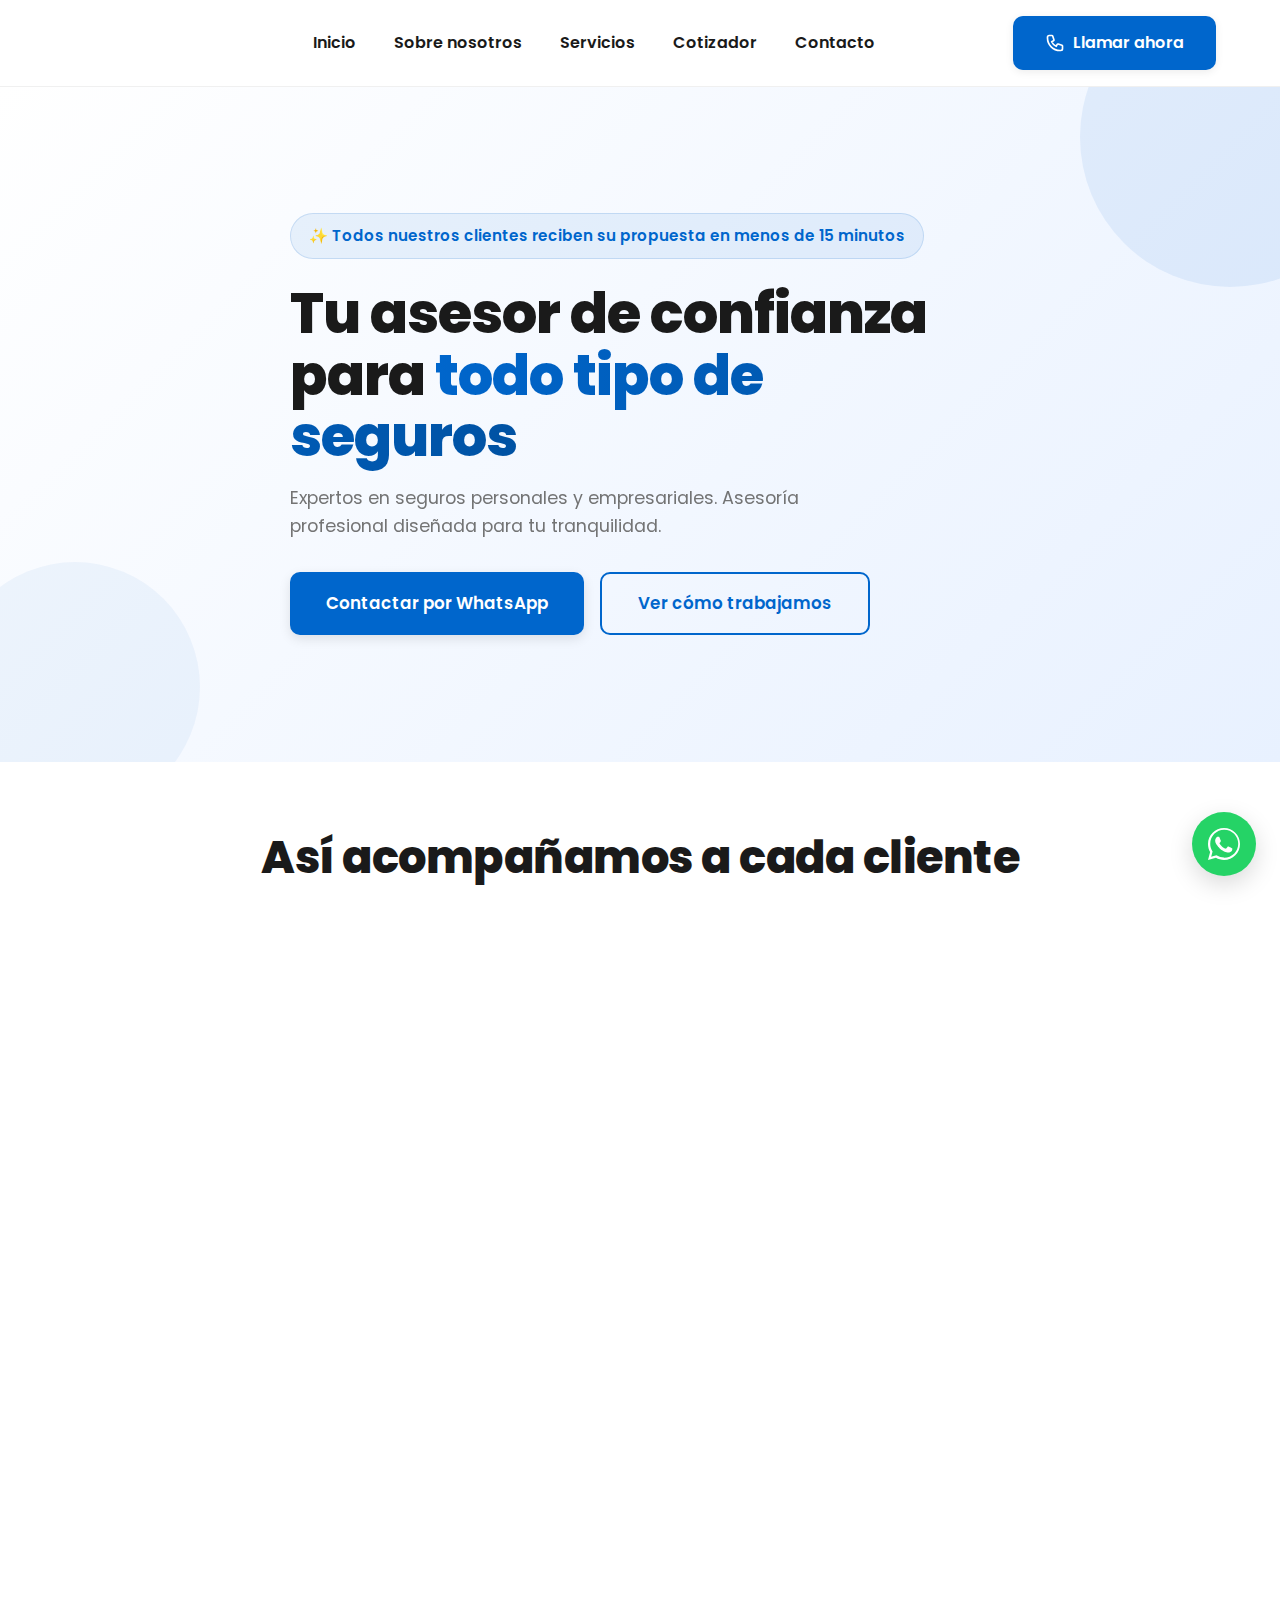
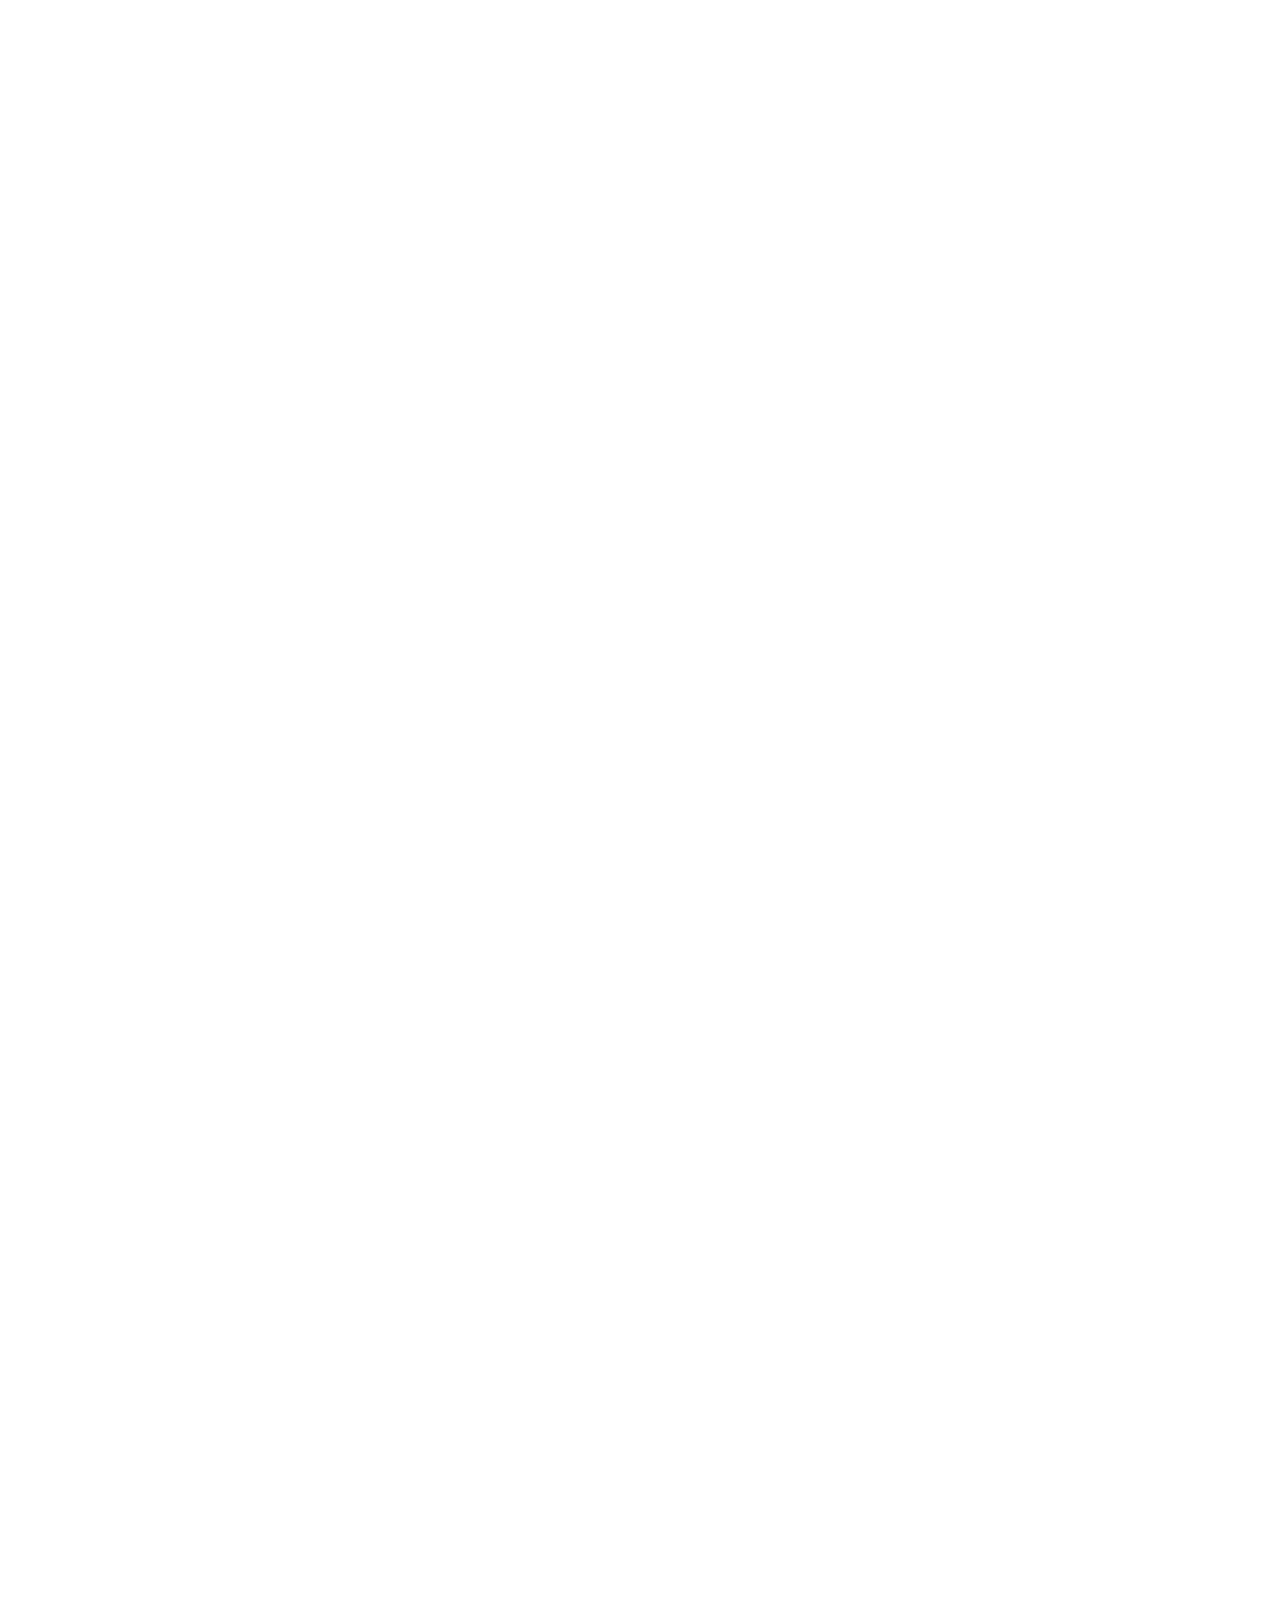
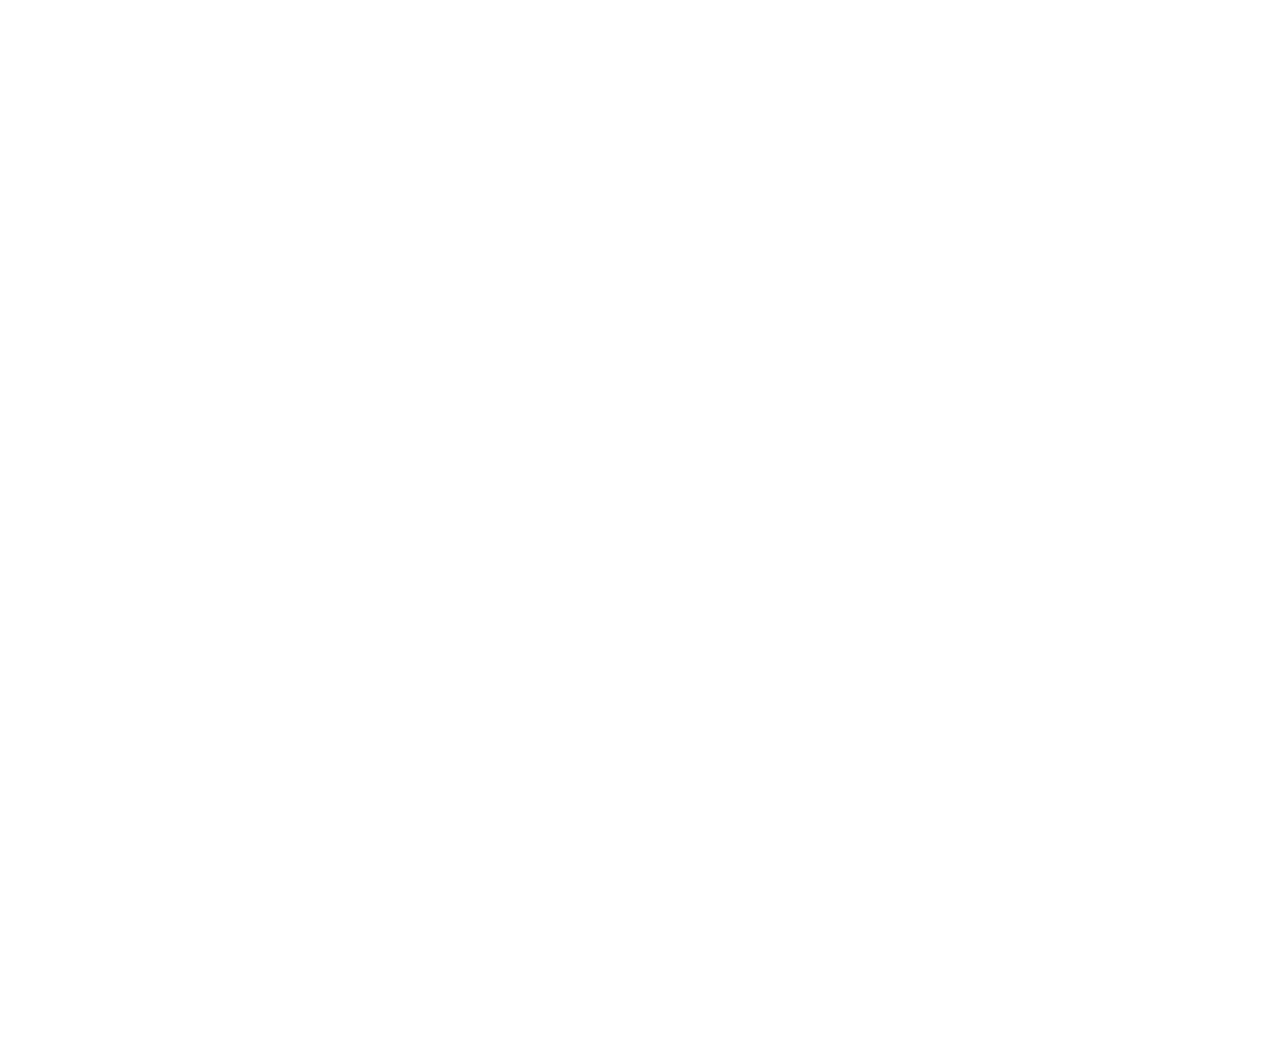
<file: index.html>
<!DOCTYPE html>
<html lang="es">
<head>
    <!-- Google tag (gtag.js) -->
    <script async src="https://www.googletagmanager.com/gtag/js?id=G-SRLXDVCW5Z"></script>
    <script>
      window.dataLayer = window.dataLayer || [];
      function gtag(){dataLayer.push(arguments);}
      gtag('js', new Date());
      gtag('config', 'G-SRLXDVCW5Z');
    </script>
    
    <meta charset="UTF-8" />
    <meta name="viewport" content="width=device-width, initial-scale=1.0" />
    <title>Gestiones Ágil - Tu Asesor de Seguros de Confianza en Madrid</title>
    <meta name="theme-color" content="#0a0a0a" />
    <meta name="description" content="Expertos en seguros personales y empresariales en Madrid. Asesoría profesional para auto, moto, hogar, vida y salud. Cotización gratuita en 24h.">
    <link href="https://fonts.googleapis.com/css2?family=Poppins:wght@300;400;600;700;800&display=swap" rel="stylesheet">
    <link rel="stylesheet" href="styles.css"/>
</head>
<body>

    <header class="header">
        <div class="container header-content">
            <a href="index.html" class="logo" aria-label="Ir a inicio">
                <svg class="logo-icon" role="img" viewBox="0 0 24 24" xmlns="http://www.w3.org/2000/svg">
                    <title>Logo Gestiones Ágil</title>
                    <path fill="none" stroke="currentColor" stroke-linecap="round" stroke-linejoin="round" stroke-width="2" d="M9 12l2 2 4-4m5.618-4.016A11.955 11.955 0 0112 2.944a11.955 11.955 0 01-8.618 3.04A12.02 12.02 0 003 9c0 5.591 3.824 10.29 9 11.622 5.176-1.332 9-6.03 9-11.622 0-1.042-.133-2.052-.382-3.016z"></path>
                </svg>
                <h1 class="logo-text">Gestiones Ágil</h1>
            </a>
            <button class="mobile-menu-toggle" onclick="toggleMenu()" aria-label="Abrir menú">
                <span></span>
                <span></span>
                <span></span>
            </button>
            <nav class="nav" id="mainNav" aria-label="Principal">
                <a href="/index">Inicio</a>
                <a href="/sobre-nosotros">Sobre nosotros</a>
                <a href="/servicios">Servicios</a>
                <a href="/cotizar">Cotizador</a>
                <a href="/contacto">Contacto</a>
            </nav>
            <a href="tel:+34611342470" class="btn btn-primary header-call" aria-label="Llamar ahora">
                <svg class="icon" role="img" viewBox="0 0 24 24" xmlns="http://www.w3.org/2000/svg">
                    <title>Icono teléfono</title>
                    <path fill="none" stroke="currentColor" stroke-linecap="round" stroke-linejoin="round" stroke-width="2" d="M3 5a2 2 0 012-2h3.28a1 1 0 01.948.684l1.498 4.493a1 1 0 01-.502 1.21l-2.257 1.13a11.042 11.042 0 005.516 5.516l1.13-2.257a1 1 0 011.21-.502l4.493 1.498a1 1 0 01.684.949V19a2 2 0 01-2 2h-1C9.716 21 3 14.284 3 6V5z"></path>
                </svg>
                <span>Llamar ahora</span>
            </a>
        </div>
    </header>

    <section class="hero">
        <div class="hero-overlay"></div>
        <div class="container hero-content">
            <div class="hero-text">
                <div class="badge">✨ Todos nuestros clientes reciben su propuesta en menos de 15 minutos</div>
                <h2 class="hero-title">
                    Tu asesor de confianza para 
                    <span class="gradient-text">todo tipo de seguros</span>
                </h2>
                <p class="hero-subtitle">
                    Expertos en seguros personales y empresariales. Asesoría profesional diseñada para tu tranquilidad.
                </p>
                <div class="hero-buttons">
                    <a href="https://wa.me/34611342470?text=Hola%2C%20quisiera%20hablar%20con%20un%20asesor%20de%20Gestiones%20Agil" class="btn btn-large btn-gradient">
                        Contactar por WhatsApp
                    </a>
                    <a href="#proceso" class="btn btn-large btn-outline">Ver cómo trabajamos</a>
                </div>
            </div>
        </div>
    </section>

    <section id="proceso" class="section bg-white">
        <div class="container">
            <div class="section-header">
                <h3 class="section-title">Así acompañamos a cada cliente</h3>
                <p class="section-subtitle">Analizamos tu caso, comparamos aseguradoras y te entregamos una propuesta a medida.</p>
            </div>

            <div class="process-grid">
                <div class="process-card">
                    <div class="process-card-inner">
                        <div class="process-number">01</div>
                        <h4 class="process-title">Análisis</h4>
                        <p class="process-desc">Estudiamos tus necesidades específicas.</p>
                    </div>
                </div>

                <div class="process-card">
                    <div class="process-card-inner">
                        <div class="process-number">02</div>
                        <h4 class="process-title">Comparación</h4>
                        <p class="process-desc">Evaluamos ofertas de aseguradoras líderes.</p>
                    </div>
                </div>

                <div class="process-card">
                    <div class="process-card-inner">
                        <div class="process-number">03</div>
                        <h4 class="process-title">Propuesta</h4>
                        <p class="process-desc">Te presentamos la mejor opción personalizada.</p>
                    </div>
                </div>

                <div class="process-card">
                    <div class="process-card-inner">
                        <div class="process-number">04</div>
                        <h4 class="process-title">Seguimiento</h4>
                        <p class="process-desc">Acompañamiento durante toda la póliza.</p>
                    </div>
                </div>
            </div>
        </div>
    </section>

    <section class="section bg-white">
        <div class="container">
            <div class="section-header">
                <h3 class="section-title">Aliados que confían en nosotros</h3>
                <p class="section-subtitle">Trabajamos con las aseguradoras más reconocidas del mercado para garantizarte coberturas sólidas y competitivas.</p>
            </div>

            <div class="partners-carousel-wrapper">
                <div class="partners-carousel">
                    <div class="partner-card-carousel">Mapfre</div>
                    <div class="partner-card-carousel">Allianz</div>
                    <div class="partner-card-carousel">AXA</div>
                    <div class="partner-card-carousel">Generali</div>
                    <div class="partner-card-carousel">Mutua Madrileña</div>
                    <div class="partner-card-carousel">Liberty Seguros</div>
                    <div class="partner-card-carousel">Santalucía</div>
                    <div class="partner-card-carousel">Zurich</div>
                    <div class="partner-card-carousel">Caser</div>
                    <div class="partner-card-carousel">Pelayo</div>
                    <div class="partner-card-carousel">Reale</div>
                    <div class="partner-card-carousel">Línea Directa</div>
                    <div class="partner-card-carousel">Catalana Occidente</div>
                    <div class="partner-card-carousel">Plus Ultra</div>
                    <div class="partner-card-carousel">Asisa</div>
                    <div class="partner-card-carousel">DKV</div>
                    <div class="partner-card-carousel">Sanitas</div>
                    <div class="partner-card-carousel">Adeslas</div>
                    <div class="partner-card-carousel">MGS</div>
                    <div class="partner-card-carousel">Fiatc</div>
                    
                    <div class="partner-card-carousel">Mapfre</div>
                    <div class="partner-card-carousel">Allianz</div>
                    <div class="partner-card-carousel">AXA</div>
                    <div class="partner-card-carousel">Generali</div>
                    <div class="partner-card-carousel">Mutua Madrileña</div>
                    <div class="partner-card-carousel">Liberty Seguros</div>
                    <div class="partner-card-carousel">Santalucía</div>
                    <div class="partner-card-carousel">Zurich</div>
                    <div class="partner-card-carousel">Caser</div>
                    <div class="partner-card-carousel">Pelayo</div>
                </div>
            </div>

            <div class="text-center" style="margin-top: 3rem;">
                <a href="cotizar.html" class="btn btn-large btn-gradient">
                    Solicitar cotización gratuita
                </a>
            </div>
        </div>
    </section>

    <section class="section bg-white">
        <div class="container">
            <div class="section-header">
                <h3 class="section-title">Nuestra Trayectoria</h3>
                <p class="section-subtitle">Años de experiencia protegiendo lo que más valoras</p>
            </div>

            <div class="stats-grid">
                <div class="stat-card">
                    <div class="stat-number">+5</div>
                    <div class="stat-label">Años de Experiencia</div>
                </div>

                <div class="stat-card">
                    <div class="stat-number">+1000</div>
                    <div class="stat-label">Clientes Satisfechos</div>
                </div>

                <div class="stat-card">
                    <div class="stat-number">15+</div>
                    <div class="stat-label">Aseguradoras Aliadas</div>
                </div>

                <div class="stat-card">
                    <div class="stat-number">24h</div>
                    <div class="stat-label">Tiempo de Respuesta</div>
                </div>
            </div>
        </div>
    </section>

    <section class="section bg-white">
        <div class="container">
            <div class="section-header">
                <h3 class="section-title">¿Por Qué Elegirnos?</h3>
                <p class="section-subtitle">Razones que nos convierten en tu mejor elección.</p>
            </div>

            <div class="benefits-grid">
                <div class="benefit-card">
                    <div class="benefit-icon">
                        <svg class="icon-large" fill="none" stroke="currentColor" viewBox="0 0 24 24">
                            <path stroke-linecap="round" stroke-linejoin="round" stroke-width="2" d="M9 12l2 2 4-4m5.618-4.016A11.955 11.955 0 0112 2.944a11.955 11.955 0 01-8.618 3.04A12.02 12.02 0 003 9c0 5.591 3.824 10.29 9 11.622 5.176-1.332 9-6.03 9-11.622 0-1.042-.133-2.052-.382-3.016z"></path>
                        </svg>
                    </div>
                    <h4 class="benefit-title">Protección Total</h4>
                    <p class="benefit-desc">Coberturas completas adaptadas a tus necesidades.</p>
                </div>

                <div class="benefit-card">
                    <div class="benefit-icon">
                        <svg class="icon-large" fill="none" stroke="currentColor" viewBox="0 0 24 24">
                            <path stroke-linecap="round" stroke-linejoin="round" stroke-width="2" d="M12 4.354a4 4 0 110 5.292M15 21H3v-1a6 6 0 0112 0v1zm0 0h6v-1a6 6 0 00-9-5.197M13 7a4 4 0 11-8 0 4 4 0 018 0z"></path>
                        </svg>
                    </div>
                    <h4 class="benefit-title">Asesoría Personalizada</h4>
                    <p class="benefit-desc">Trato cercano y profesional.</p>
                </div>

                <div class="benefit-card">
                    <div class="benefit-icon">
                        <svg class="icon-large" fill="none" stroke="currentColor" viewBox="0 0 24 24">
                            <path stroke-linecap="round" stroke-linejoin="round" stroke-width="2" d="M12 8v4l3 3m6-3a9 9 0 11-18 0 9 9 0 0118 0z"></path>
                        </svg>
                    </div>
                    <h4 class="benefit-title">Rapidez y Eficiencia</h4>
                    <p class="benefit-desc">Obtén tu propuesta en tiempo récord.</p>
                </div>

                <div class="benefit-card">
                    <div class="benefit-icon">
                        <svg class="icon-large" fill="none" stroke="currentColor" viewBox="0 0 24 24">
                            <path stroke-linecap="round" stroke-linejoin="round" stroke-width="2" d="M13 7h8m0 0v8m0-8l-8 8-4-4-6 6"></path>
                        </svg>
                    </div>
                    <h4 class="benefit-title">Excelencia Probada</h4>
                    <p class="benefit-desc">Clientes satisfechos nos avalan.</p>
                </div>
            </div>
        </div>
    </section>

    <section class="section bg-gradient">
        <div class="container">
            <div class="section-header">
                <h3 class="section-title">Preguntas Frecuentes</h3>
                <p class="section-subtitle">Respondemos tus dudas antes de comenzar.</p>
            </div>

            <div class="faq-container">
                <div class="faq-item">
                    <button class="faq-question" aria-expanded="false">
                        <span>¿Cuánto tarda una propuesta?</span>
                        <svg class="chevron" role="img" viewBox="0 0 24 24" xmlns="http://www.w3.org/2000/svg">
                            <title>Chevron</title>
                            <path fill="none" stroke="currentColor" stroke-linecap="round" stroke-linejoin="round" stroke-width="2" d="M19 9l-7 7-7-7"></path>
                        </svg>
                    </button>
                    <div class="faq-answer"><p>En menos de 24 horas laborales.</p></div>
                </div>

                <div class="faq-item">
                    <button class="faq-question" aria-expanded="false">
                        <span>¿Trabajan con aseguradoras reconocidas?</span>
                        <svg class="chevron" role="img" viewBox="0 0 24 24" xmlns="http://www.w3.org/2000/svg">
                            <title>Chevron</title>
                            <path fill="none" stroke="currentColor" stroke-linecap="round" stroke-linejoin="round" stroke-width="2" d="M19 9l-7 7-7-7"></path>
                        </svg>
                    </button>
                    <div class="faq-answer"><p>Sí, solo trabajamos con aseguradoras líderes.</p></div>
                </div>

                <div class="faq-item">
                    <button class="faq-question" aria-expanded="false">
                        <span>¿La asesoría tiene algún coste?</span>
                        <svg class="chevron" role="img" viewBox="0 0 24 24" xmlns="http://www.w3.org/2000/svg">
                            <title>Chevron</title>
                            <path fill="none" stroke="currentColor" stroke-linecap="round" stroke-linejoin="round" stroke-width="2" d="M19 9l-7 7-7-7"></path>
                        </svg>
                    </button>
                    <div class="faq-answer"><p>No, es totalmente gratuita.</p></div>
                </div>

                <div class="faq-item">
                    <button class="faq-question" aria-expanded="false">
                        <span>¿Ayudan con siniestros?</span>
                        <svg class="chevron" role="img" viewBox="0 0 24 24" xmlns="http://www.w3.org/2000/svg">
                            <title>Chevron</title>
                            <path fill="none" stroke="currentColor" stroke-linecap="round" stroke-linejoin="round" stroke-width="2" d="M19 9l-7 7-7-7"></path>
                        </svg>
                    </button>
                    <div class="faq-answer"><p>Sí, te acompañamos en todo el proceso.</p></div>
                </div>
            </div>
        </div>
    </section>

    <section class="cta-section">
        <div class="container">
            <div class="cta-content">
                <h3 class="cta-title">¿Listo para proteger tu futuro?</h3>
                <p class="cta-subtitle">Contáctanos y recibe tu cotización gratuita hoy mismo.</p>

                <div class="cta-buttons">
                    <a href="https://wa.me/34611342470" class="btn btn-large btn-white">
                        WhatsApp
                    </a>
                    <a href="mailto:info@gestionesagil.com" class="btn btn-large btn-outline-white">
                        Email
                    </a>
                </div>
            </div>
        </div>
    </section>

    <footer class="footer" id="contacto">
        <div class="container footer-grid">
            <div class="footer-col">
                <div class="footer-logo">
                    <span class="footer-brand">Gestiones Ágil</span>
                </div>
                <p>Tu asesor de confianza para todo tipo de seguros.</p>
            </div>

            <div class="footer-col">
                <h4>Contacto</h4>
                <p>📞 +34 611 342 470</p>
                <p>✉️ info@gestionesagil.com</p>
            </div>

            <div class="footer-col">
                <h4>Horario</h4>
                <p>Lunes - Viernes: 9:00 - 18:00</p>
                <p>Sábados: 10:00 - 14:00</p>
            </div>

            <div class="footer-col">
                <h4>Legal</h4>
                <p><a href="terminos.html" style="color: rgba(255,255,255,0.7); text-decoration: none;">Términos de Servicio</a></p>
                <p><a href="privacidad.html" style="color: rgba(255,255,255,0.7); text-decoration: none;">Política de Privacidad</a></p>
            </div>
        </div>

        <div class="footer-bottom">
            <p>&copy; 2024 Gestiones Ágil. Todos los derechos reservados.</p>
        </div>
    </footer>

    <a class="whatsapp-fab" href="https://wa.me/34611342470" target="_blank" rel="noopener" aria-label="Contactar por WhatsApp">
        <svg viewBox="0 0 32 32" xmlns="http://www.w3.org/2000/svg" fill="currentColor">
            <path d="M16 0c-8.837 0-16 7.163-16 16 0 2.825 0.737 5.607 2.137 8.048l-2.137 7.952 7.933-2.127c2.42 1.37 5.173 2.127 8.067 2.127 8.837 0 16-7.163 16-16s-7.163-16-16-16zM16 29.467c-2.482 0-4.908-0.646-7.07-1.87l-0.507-0.292-5.243 1.405 1.409-5.234-0.321-0.525c-1.332-2.197-2.035-4.707-2.035-7.283 0-7.72 6.28-14 14-14s14 6.28 14 14-6.28 14-14 14zM23.407 19.99c-0.422-0.211-2.496-1.232-2.883-1.372-0.385-0.141-0.665-0.211-0.946 0.21s-1.088 1.372-1.334 1.653c-0.245 0.281-0.491 0.316-0.913 0.105s-1.78-0.656-3.388-2.091c-1.253-1.117-2.1-2.496-2.345-2.918s-0.026-0.649 0.185-0.859c0.189-0.189 0.422-0.491 0.633-0.737s0.281-0.422 0.422-0.702c0.14-0.281 0.070-0.526-0.035-0.737s-0.946-2.278-1.297-3.122c-0.341-0.821-0.687-0.71-0.946-0.723-0.245-0.012-0.526-0.015-0.807-0.015s-0.737 0.105-1.123 0.526c-0.386 0.422-1.476 1.443-1.476 3.520s1.511 4.083 1.722 4.364c0.211 0.281 2.98 4.549 7.217 6.38 1.008 0.435 1.795 0.696 2.409 0.891 1.018 0.326 1.945 0.28 2.678 0.17 0.817-0.122 2.496-1.021 2.848-2.007s0.351-1.832 0.246-2.007c-0.105-0.176-0.386-0.281-0.807-0.491z"/>
        </svg>
    </a>

    <script src="script.js"></script>

</body>
</html>
</file>
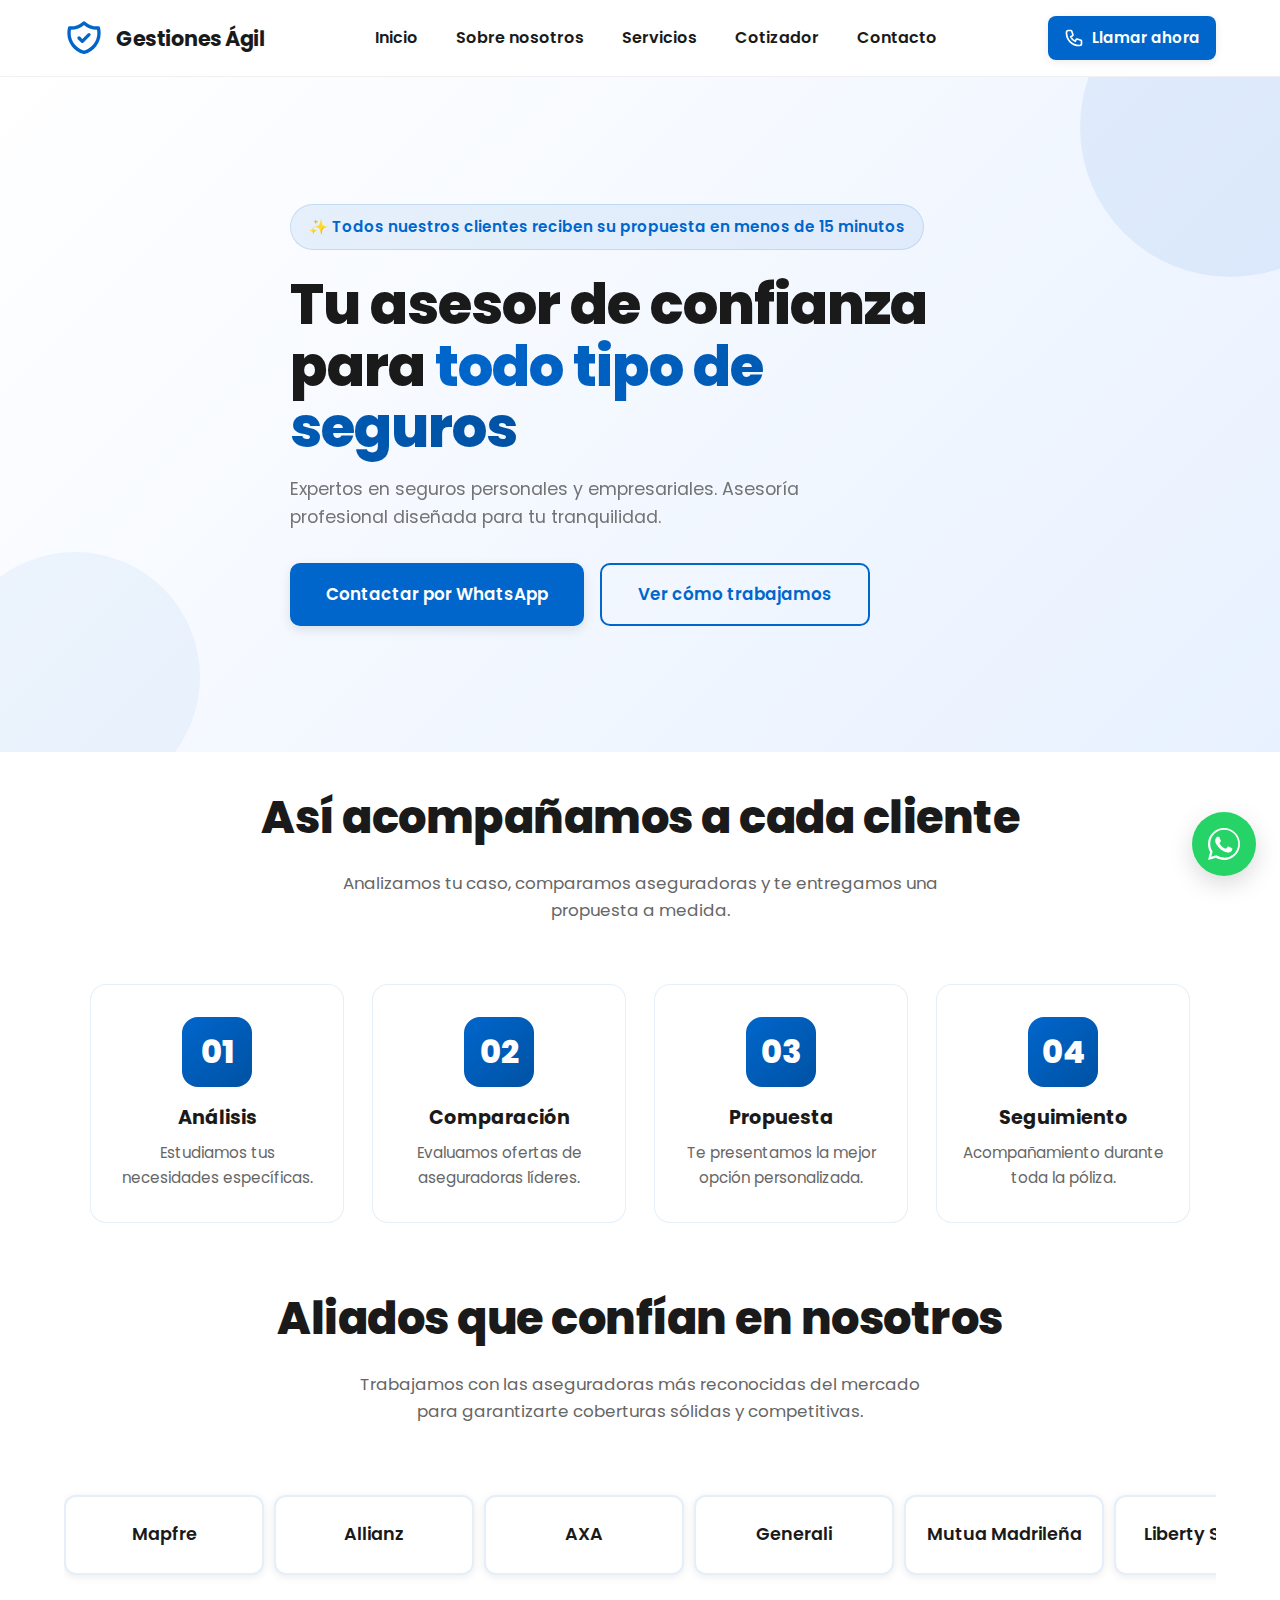
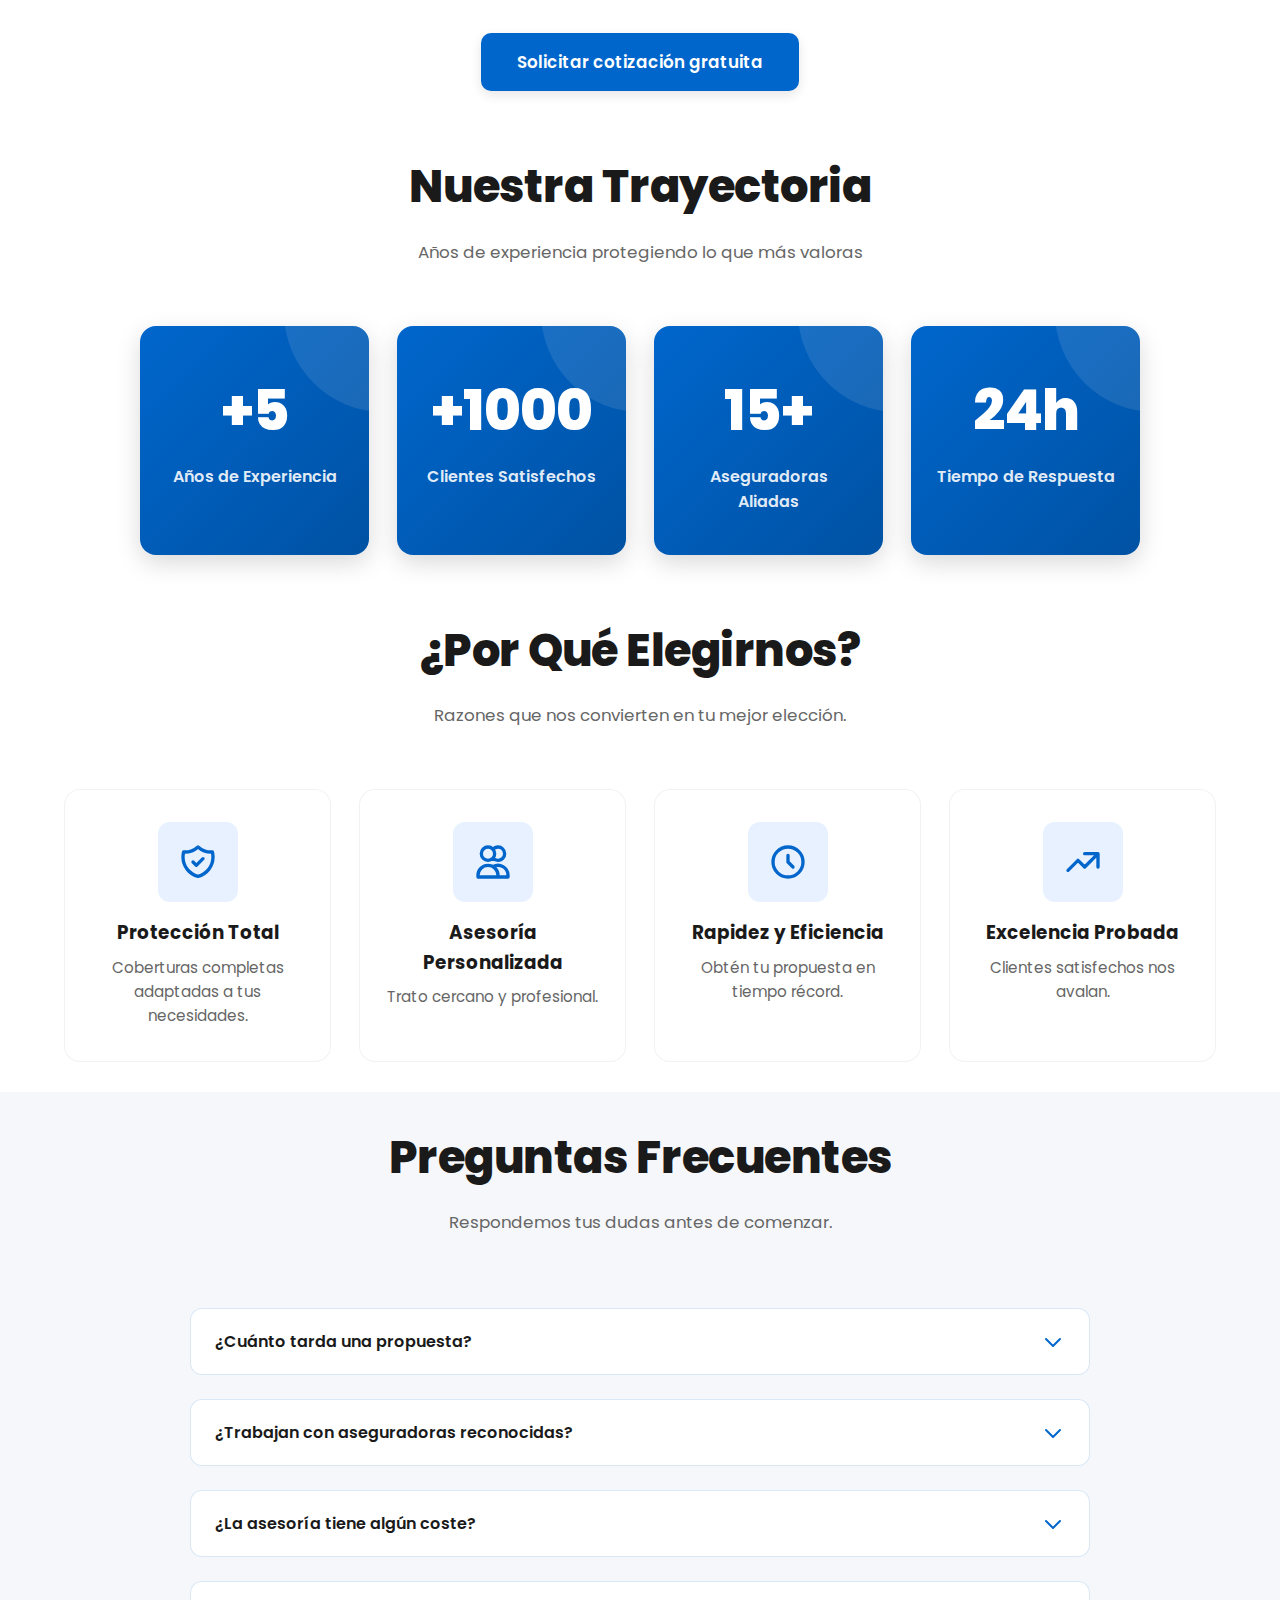
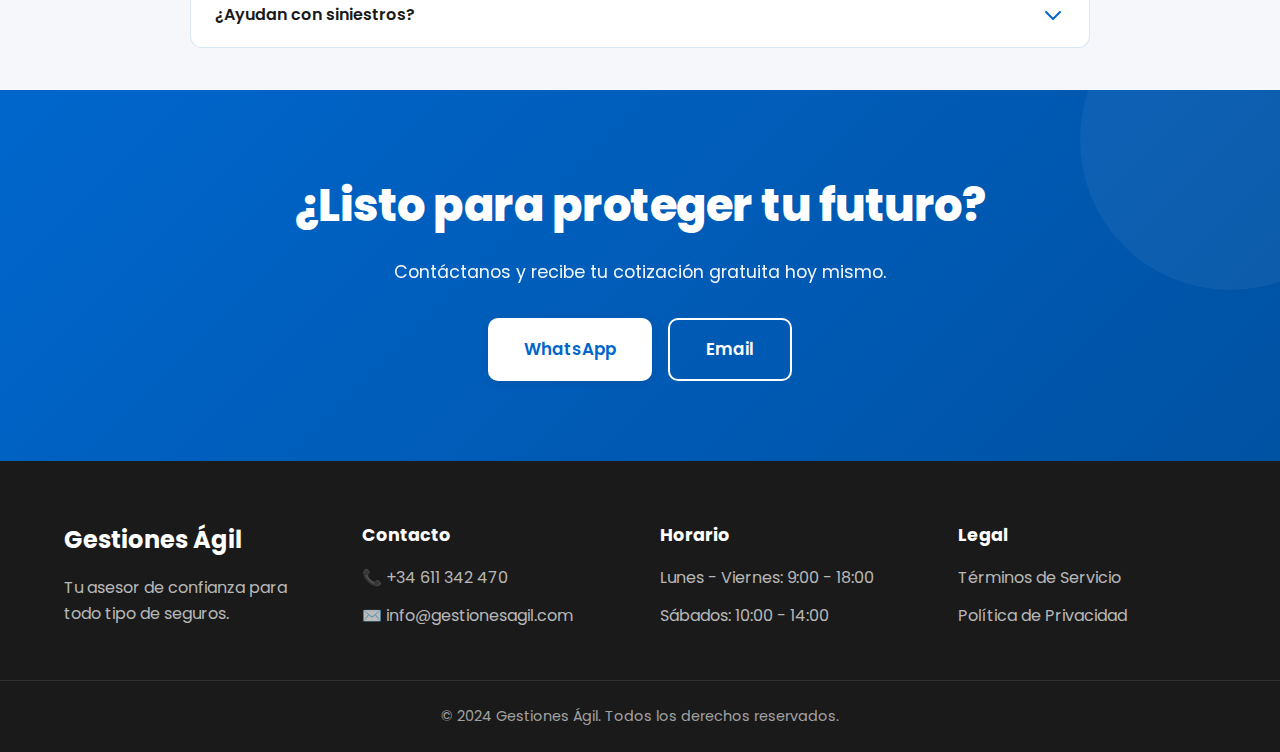
<file: Gestion Agil 2.0/index.html>
<!DOCTYPE html>
<html lang="es">
<head>
    <meta charset="UTF-8" />
    <meta name="viewport" content="width=device-width, initial-scale=1.0" />
    <title>Gestiones Ágil - Tu Asesor de Seguros de Confianza</title>
    <meta name="theme-color" content="#0a0a0a" />
    <meta name="description" content="Expertos en seguros personales y empresariales. Asesoría profesional para tu tranquilidad.">
    <link href="https://fonts.googleapis.com/css2?family=Poppins:wght@300;400;600;700;800&display=swap" rel="stylesheet">
    <link rel="stylesheet" href="styles.css"/>
</head>
<body>

    <!-- Header -->
    <header class="header">
        <div class="container header-content">
            <a href="index.html" class="logo" aria-label="Ir a inicio">
                <svg class="logo-icon" role="img" viewBox="0 0 24 24" xmlns="http://www.w3.org/2000/svg">
                    <title>Logo Gestiones Ágil</title>
                    <path fill="none" stroke="currentColor" stroke-linecap="round" stroke-linejoin="round" stroke-width="2" d="M9 12l2 2 4-4m5.618-4.016A11.955 11.955 0 0112 2.944a11.955 11.955 0 01-8.618 3.04A12.02 12.02 0 003 9c0 5.591 3.824 10.29 9 11.622 5.176-1.332 9-6.03 9-11.622 0-1.042-.133-2.052-.382-3.016z"></path>
                </svg>
                <h1 class="logo-text">Gestiones Ágil</h1>
            </a>
            <button class="mobile-menu-toggle" onclick="toggleMenu()" aria-label="Abrir menú">
                <span></span>
                <span></span>
                <span></span>
            </button>
            <nav class="nav" id="mainNav" aria-label="Principal">
                <a href="index.html">Inicio</a>
                <a href="sobre-nosotros.html">Sobre nosotros</a>
                <a href="servicios.html">Servicios</a>
                <a href="cotizar.html">Cotizador</a>
                <a href="contacto.html">Contacto</a>
            </nav>
            <a href="tel:+34611342470" class="btn btn-primary header-call" aria-label="Llamar ahora">
                <svg class="icon" role="img" viewBox="0 0 24 24" xmlns="http://www.w3.org/2000/svg">
                    <title>Icono teléfono</title>
                    <path fill="none" stroke="currentColor" stroke-linecap="round" stroke-linejoin="round" stroke-width="2" d="M3 5a2 2 0 012-2h3.28a1 1 0 01.948.684l1.498 4.493a1 1 0 01-.502 1.21l-2.257 1.13a11.042 11.042 0 005.516 5.516l1.13-2.257a1 1 0 011.21-.502l4.493 1.498a1 1 0 01.684.949V19a2 2 0 01-2 2h-1C9.716 21 3 14.284 3 6V5z"></path>
                </svg>
                <span>Llamar ahora</span>
            </a>
        </div>
    </header>

    <!-- Hero -->
    <section class="hero">
        <div class="hero-overlay"></div>
        <div class="container hero-content">
            <div class="hero-text">
                <div class="badge">✨ Todos nuestros clientes reciben su propuesta en menos de 15 minutos</div>
                <h2 class="hero-title">
                    Tu asesor de confianza para 
                    <span class="gradient-text">todo tipo de seguros</span>
                </h2>
                <p class="hero-subtitle">
                    Expertos en seguros personales y empresariales. Asesoría profesional diseñada para tu tranquilidad.
                </p>
                <div class="hero-buttons">
                    <a href="https://wa.me/34611342470?text=Hola%2C%20quisiera%20hablar%20con%20un%20asesor%20de%20Gestiones%20Agil" class="btn btn-large btn-gradient">
                        Contactar por WhatsApp
                    </a>
                    <a href="#proceso" class="btn btn-large btn-outline">Ver cómo trabajamos</a>
                </div>
            </div>
        </div>
    </section>

    <!-- Process -->
    <section id="proceso" class="section bg-white">
        <div class="container">
            <div class="section-header">
                <h3 class="section-title">Así acompañamos a cada cliente</h3>
                <p class="section-subtitle">Analizamos tu caso, comparamos aseguradoras y te entregamos una propuesta a medida.</p>
            </div>

            <div class="process-grid">
                <div class="process-card">
                    <div class="process-card-inner">
                        <div class="process-number">01</div>
                        <h4 class="process-title">Análisis</h4>
                        <p class="process-desc">Estudiamos tus necesidades específicas.</p>
                    </div>
                </div>

                <div class="process-card">
                    <div class="process-card-inner">
                        <div class="process-number">02</div>
                        <h4 class="process-title">Comparación</h4>
                        <p class="process-desc">Evaluamos ofertas de aseguradoras líderes.</p>
                    </div>
                </div>

                <div class="process-card">
                    <div class="process-card-inner">
                        <div class="process-number">03</div>
                        <h4 class="process-title">Propuesta</h4>
                        <p class="process-desc">Te presentamos la mejor opción personalizada.</p>
                    </div>
                </div>

                <div class="process-card">
                    <div class="process-card-inner">
                        <div class="process-number">04</div>
                        <h4 class="process-title">Seguimiento</h4>
                        <p class="process-desc">Acompañamiento durante toda la póliza.</p>
                    </div>
                </div>
            </div>
        </div>
    </section>

    <!-- Partners -->
   <!-- Partners ACTUALIZADO CON ANIMACIÓN Y MÁS ASEGURADORAS -->
<section class="section bg-white">
    <div class="container">
        <div class="section-header">
            <h3 class="section-title">Aliados que confían en nosotros</h3>
            <p class="section-subtitle">Trabajamos con las aseguradoras más reconocidas del mercado para garantizarte coberturas sólidas y competitivas.</p>
        </div>

        <div class="partners-carousel-wrapper">
            <div class="partners-carousel">
                <!-- Primera ronda de logos (30 aseguradoras) -->
                <div class="partner-card-carousel">Mapfre</div>
                <div class="partner-card-carousel">Allianz</div>
                <div class="partner-card-carousel">AXA</div>
                <div class="partner-card-carousel">Generali</div>
                <div class="partner-card-carousel">Mutua Madrileña</div>
                <div class="partner-card-carousel">Liberty Seguros</div>
                <div class="partner-card-carousel">Santalucía</div>
                <div class="partner-card-carousel">Zurich</div>
                <div class="partner-card-carousel">Caser</div>
                <div class="partner-card-carousel">Pelayo</div>
                <div class="partner-card-carousel">Reale</div>
                <div class="partner-card-carousel">Línea Directa</div>
                <div class="partner-card-carousel">Catalana Occidente</div>
                <div class="partner-card-carousel">Plus Ultra</div>
                <div class="partner-card-carousel">Asisa</div>
                <div class="partner-card-carousel">DKV</div>
                <div class="partner-card-carousel">Sanitas</div>
                <div class="partner-card-carousel">Adeslas</div>
                <div class="partner-card-carousel">MGS</div>
                <div class="partner-card-carousel">Fiatc</div>
                <div class="partner-card-carousel">Nationale Suisse</div>
                <div class="partner-card-carousel">Occident</div>
                <div class="partner-card-carousel">Segurcaixa Adeslas</div>
                <div class="partner-card-carousel">Aser</div>
                <div class="partner-card-carousel">Genesis</div>
                <div class="partner-card-carousel">Verti</div>
                <div class="partner-card-carousel">Rastreator</div>
                <div class="partner-card-carousel">Arag</div>
                <div class="partner-card-carousel">Hiscox</div>
                <div class="partner-card-carousel">Seguros RGA</div>
                
                <!-- Duplicado para efecto infinito -->
                <div class="partner-card-carousel">Mapfre</div>
                <div class="partner-card-carousel">Allianz</div>
                <div class="partner-card-carousel">AXA</div>
                <div class="partner-card-carousel">Generali</div>
                <div class="partner-card-carousel">Mutua Madrileña</div>
                <div class="partner-card-carousel">Liberty Seguros</div>
                <div class="partner-card-carousel">Santalucía</div>
                <div class="partner-card-carousel">Zurich</div>
                <div class="partner-card-carousel">Caser</div>
                <div class="partner-card-carousel">Pelayo</div>
                <div class="partner-card-carousel">Reale</div>
                <div class="partner-card-carousel">Línea Directa</div>
                <div class="partner-card-carousel">Catalana Occidente</div>
                <div class="partner-card-carousel">Plus Ultra</div>
                <div class="partner-card-carousel">Asisa</div>
                <div class="partner-card-carousel">DKV</div>
                <div class="partner-card-carousel">Sanitas</div>
                <div class="partner-card-carousel">Adeslas</div>
                <div class="partner-card-carousel">MGS</div>
                <div class="partner-card-carousel">Fiatc</div>
                <div class="partner-card-carousel">Nationale Suisse</div>
                <div class="partner-card-carousel">Occident</div>
                <div class="partner-card-carousel">Segurcaixa Adeslas</div>
                <div class="partner-card-carousel">Aser</div>
                <div class="partner-card-carousel">Genesis</div>
                <div class="partner-card-carousel">Verti</div>
                <div class="partner-card-carousel">Rastreator</div>
                <div class="partner-card-carousel">Arag</div>
                <div class="partner-card-carousel">Hiscox</div>
                <div class="partner-card-carousel">Seguros RGA</div>
            </div>
        </div>

        <div class="text-center" style="margin-top: 3rem;">
            <a href="cotizar.html" class="btn btn-large btn-gradient">
                Solicitar cotización gratuita
            </a>
        </div>
    </div>
</section>


    <!-- Nuestra Experiencia -->
    <section class="section bg-white">
        <div class="container">
            <div class="section-header">
                <h3 class="section-title">Nuestra Trayectoria</h3>
                <p class="section-subtitle">Años de experiencia protegiendo lo que más valoras</p>
            </div>

            <div class="stats-grid">
                <div class="stat-card">
                    <div class="stat-number">+5</div>
                    <div class="stat-label">Años de Experiencia</div>
                </div>

                <div class="stat-card">
                    <div class="stat-number">+1000</div>
                    <div class="stat-label">Clientes Satisfechos</div>
                </div>

                <div class="stat-card">
                    <div class="stat-number">15+</div>
                    <div class="stat-label">Aseguradoras Aliadas</div>
                </div>

                <div class="stat-card">
                    <div class="stat-number">24h</div>
                    <div class="stat-label">Tiempo de Respuesta</div>
                </div>
            </div>
        </div>
    </section>
    <section class="section bg-white">
        <div class="container">
            <div class="section-header">
                <h3 class="section-title">¿Por Qué Elegirnos?</h3>
                <p class="section-subtitle">Razones que nos convierten en tu mejor elección.</p>
            </div>

            <div class="benefits-grid">
                <div class="benefit-card">
                    <div class="benefit-icon">
                        <svg class="icon-large" fill="none" stroke="currentColor" viewBox="0 0 24 24">
                            <path stroke-linecap="round" stroke-linejoin="round" stroke-width="2" d="M9 12l2 2 4-4m5.618-4.016A11.955 11.955 0 0112 2.944a11.955 11.955 0 01-8.618 3.04A12.02 12.02 0 003 9c0 5.591 3.824 10.29 9 11.622 5.176-1.332 9-6.03 9-11.622 0-1.042-.133-2.052-.382-3.016z"></path>
                        </svg>
                    </div>
                    <h4 class="benefit-title">Protección Total</h4>
                    <p class="benefit-desc">Coberturas completas adaptadas a tus necesidades.</p>
                </div>

                <div class="benefit-card">
                    <div class="benefit-icon">
                        <svg class="icon-large" fill="none" stroke="currentColor" viewBox="0 0 24 24">
                            <path stroke-linecap="round" stroke-linejoin="round" stroke-width="2" d="M12 4.354a4 4 0 110 5.292M15 21H3v-1a6 6 0 0112 0v1zm0 0h6v-1a6 6 0 00-9-5.197M13 7a4 4 0 11-8 0 4 4 0 018 0z"></path>
                        </svg>
                    </div>
                    <h4 class="benefit-title">Asesoría Personalizada</h4>
                    <p class="benefit-desc">Trato cercano y profesional.</p>
                </div>

                <div class="benefit-card">
                    <div class="benefit-icon">
                        <svg class="icon-large" fill="none" stroke="currentColor" viewBox="0 0 24 24">
                            <path stroke-linecap="round" stroke-linejoin="round" stroke-width="2" d="M12 8v4l3 3m6-3a9 9 0 11-18 0 9 9 0 0118 0z"></path>
                        </svg>
                    </div>
                    <h4 class="benefit-title">Rapidez y Eficiencia</h4>
                    <p class="benefit-desc">Obtén tu propuesta en tiempo récord.</p>
                </div>

                <div class="benefit-card">
                    <div class="benefit-icon">
                        <svg class="icon-large" fill="none" stroke="currentColor" viewBox="0 0 24 24">
                            <path stroke-linecap="round" stroke-linejoin="round" stroke-width="2" d="M13 7h8m0 0v8m0-8l-8 8-4-4-6 6"></path>
                        </svg>
                    </div>
                    <h4 class="benefit-title">Excelencia Probada</h4>
                    <p class="benefit-desc">Clientes satisfechos nos avalan.</p>
                </div>
            </div>
        </div>
    </section>

    <!-- FAQ -->
    <section class="section bg-gradient">
        <div class="container">
            <div class="section-header">
                <h3 class="section-title">Preguntas Frecuentes</h3>
                <p class="section-subtitle">Respondemos tus dudas antes de comenzar.</p>
            </div>

            <div class="faq-container">
                <div class="faq-item">
                    <button class="faq-question" aria-expanded="false">
                        <span>¿Cuánto tarda una propuesta?</span>
                        <svg class="chevron" role="img" viewBox="0 0 24 24" xmlns="http://www.w3.org/2000/svg">
                            <title>Chevron</title>
                            <path fill="none" stroke="currentColor" stroke-linecap="round" stroke-linejoin="round" stroke-width="2" d="M19 9l-7 7-7-7"></path>
                        </svg>
                    </button>
                    <div class="faq-answer"><p>En menos de 24 horas laborales.</p></div>
                </div>

                <div class="faq-item">
                    <button class="faq-question" aria-expanded="false">
                        <span>¿Trabajan con aseguradoras reconocidas?</span>
                        <svg class="chevron" role="img" viewBox="0 0 24 24" xmlns="http://www.w3.org/2000/svg">
                            <title>Chevron</title>
                            <path fill="none" stroke="currentColor" stroke-linecap="round" stroke-linejoin="round" stroke-width="2" d="M19 9l-7 7-7-7"></path>
                        </svg>
                    </button>
                    <div class="faq-answer"><p>Sí, solo trabajamos con aseguradoras líderes.</p></div>
                </div>

                <div class="faq-item">
                    <button class="faq-question" aria-expanded="false">
                        <span>¿La asesoría tiene algún coste?</span>
                        <svg class="chevron" role="img" viewBox="0 0 24 24" xmlns="http://www.w3.org/2000/svg">
                            <title>Chevron</title>
                            <path fill="none" stroke="currentColor" stroke-linecap="round" stroke-linejoin="round" stroke-width="2" d="M19 9l-7 7-7-7"></path>
                        </svg>
                    </button>
                    <div class="faq-answer"><p>No, es totalmente gratuita.</p></div>
                </div>

                <div class="faq-item">
                    <button class="faq-question" aria-expanded="false">
                        <span>¿Ayudan con siniestros?</span>
                        <svg class="chevron" role="img" viewBox="0 0 24 24" xmlns="http://www.w3.org/2000/svg">
                            <title>Chevron</title>
                            <path fill="none" stroke="currentColor" stroke-linecap="round" stroke-linejoin="round" stroke-width="2" d="M19 9l-7 7-7-7"></path>
                        </svg>
                    </button>
                    <div class="faq-answer"><p>Sí, te acompañamos en todo el proceso.</p></div>
                </div>
            </div>
        </div>
    </section>

    <!-- CTA -->
    <section class="cta-section">
        <div class="container">
            <div class="cta-content">
                <h3 class="cta-title">¿Listo para proteger tu futuro?</h3>
                <p class="cta-subtitle">Contáctanos y recibe tu cotización gratuita hoy mismo.</p>

                <div class="cta-buttons">
                    <a href="https://wa.me/34611342470" class="btn btn-large btn-white">
                        WhatsApp
                    </a>
                    <a href="mailto:info@gestionesagil.com" class="btn btn-large btn-outline-white">
                        Email
                    </a>
                </div>
            </div>
        </div>
    </section>

    <!-- Footer -->
    <footer class="footer" id="contacto">
        <div class="container footer-grid">
            <div class="footer-col">
                <div class="footer-logo">
                    <span class="footer-brand">Gestiones Ágil</span>
                </div>
                <p>Tu asesor de confianza para todo tipo de seguros.</p>
            </div>

            <div class="footer-col">
                <h4>Contacto</h4>
                <p>📞 +34 611 342 470</p>
                <p>✉️ info@gestionesagil.com</p>
            </div>

            <div class="footer-col">
                <h4>Horario</h4>
                <p>Lunes - Viernes: 9:00 - 18:00</p>
                <p>Sábados: 10:00 - 14:00</p>
            </div>

            <div class="footer-col">
                <h4>Legal</h4>
                <p><a href="terminos.html" style="color: rgba(255,255,255,0.7); text-decoration: none;">Términos de Servicio</a></p>
                <p><a href="privacidad.html" style="color: rgba(255,255,255,0.7); text-decoration: none;">Política de Privacidad</a></p>
            </div>
        </div>

        <div class="footer-bottom">
            <p>&copy; 2024 Gestiones Ágil. Todos los derechos reservados.</p>
        </div>
    </footer>

    <!-- WhatsApp floating button -->
    <a class="whatsapp-fab" href="https://wa.me/34611342470" target="_blank" rel="noopener" aria-label="Contactar por WhatsApp">
        <svg viewBox="0 0 32 32" xmlns="http://www.w3.org/2000/svg" fill="currentColor">
            <path d="M16 0c-8.837 0-16 7.163-16 16 0 2.825 0.737 5.607 2.137 8.048l-2.137 7.952 7.933-2.127c2.42 1.37 5.173 2.127 8.067 2.127 8.837 0 16-7.163 16-16s-7.163-16-16-16zM16 29.467c-2.482 0-4.908-0.646-7.07-1.87l-0.507-0.292-5.243 1.405 1.409-5.234-0.321-0.525c-1.332-2.197-2.035-4.707-2.035-7.283 0-7.72 6.28-14 14-14s14 6.28 14 14-6.28 14-14 14zM23.407 19.99c-0.422-0.211-2.496-1.232-2.883-1.372-0.385-0.141-0.665-0.211-0.946 0.21s-1.088 1.372-1.334 1.653c-0.245 0.281-0.491 0.316-0.913 0.105s-1.78-0.656-3.388-2.091c-1.253-1.117-2.1-2.496-2.345-2.918s-0.026-0.649 0.185-0.859c0.189-0.189 0.422-0.491 0.633-0.737s0.281-0.422 0.422-0.702c0.14-0.281 0.070-0.526-0.035-0.737s-0.946-2.278-1.297-3.122c-0.341-0.821-0.687-0.71-0.946-0.723-0.245-0.012-0.526-0.015-0.807-0.015s-0.737 0.105-1.123 0.526c-0.386 0.422-1.476 1.443-1.476 3.520s1.511 4.083 1.722 4.364c0.211 0.281 2.98 4.549 7.217 6.38 1.008 0.435 1.795 0.696 2.409 0.891 1.018 0.326 1.945 0.28 2.678 0.17 0.817-0.122 2.496-1.021 2.848-2.007s0.351-1.832 0.246-2.007c-0.105-0.176-0.386-0.281-0.807-0.491z"/>
        </svg>
    </a>

    <script src="script.js"></script>

</body>
</html>
</file>
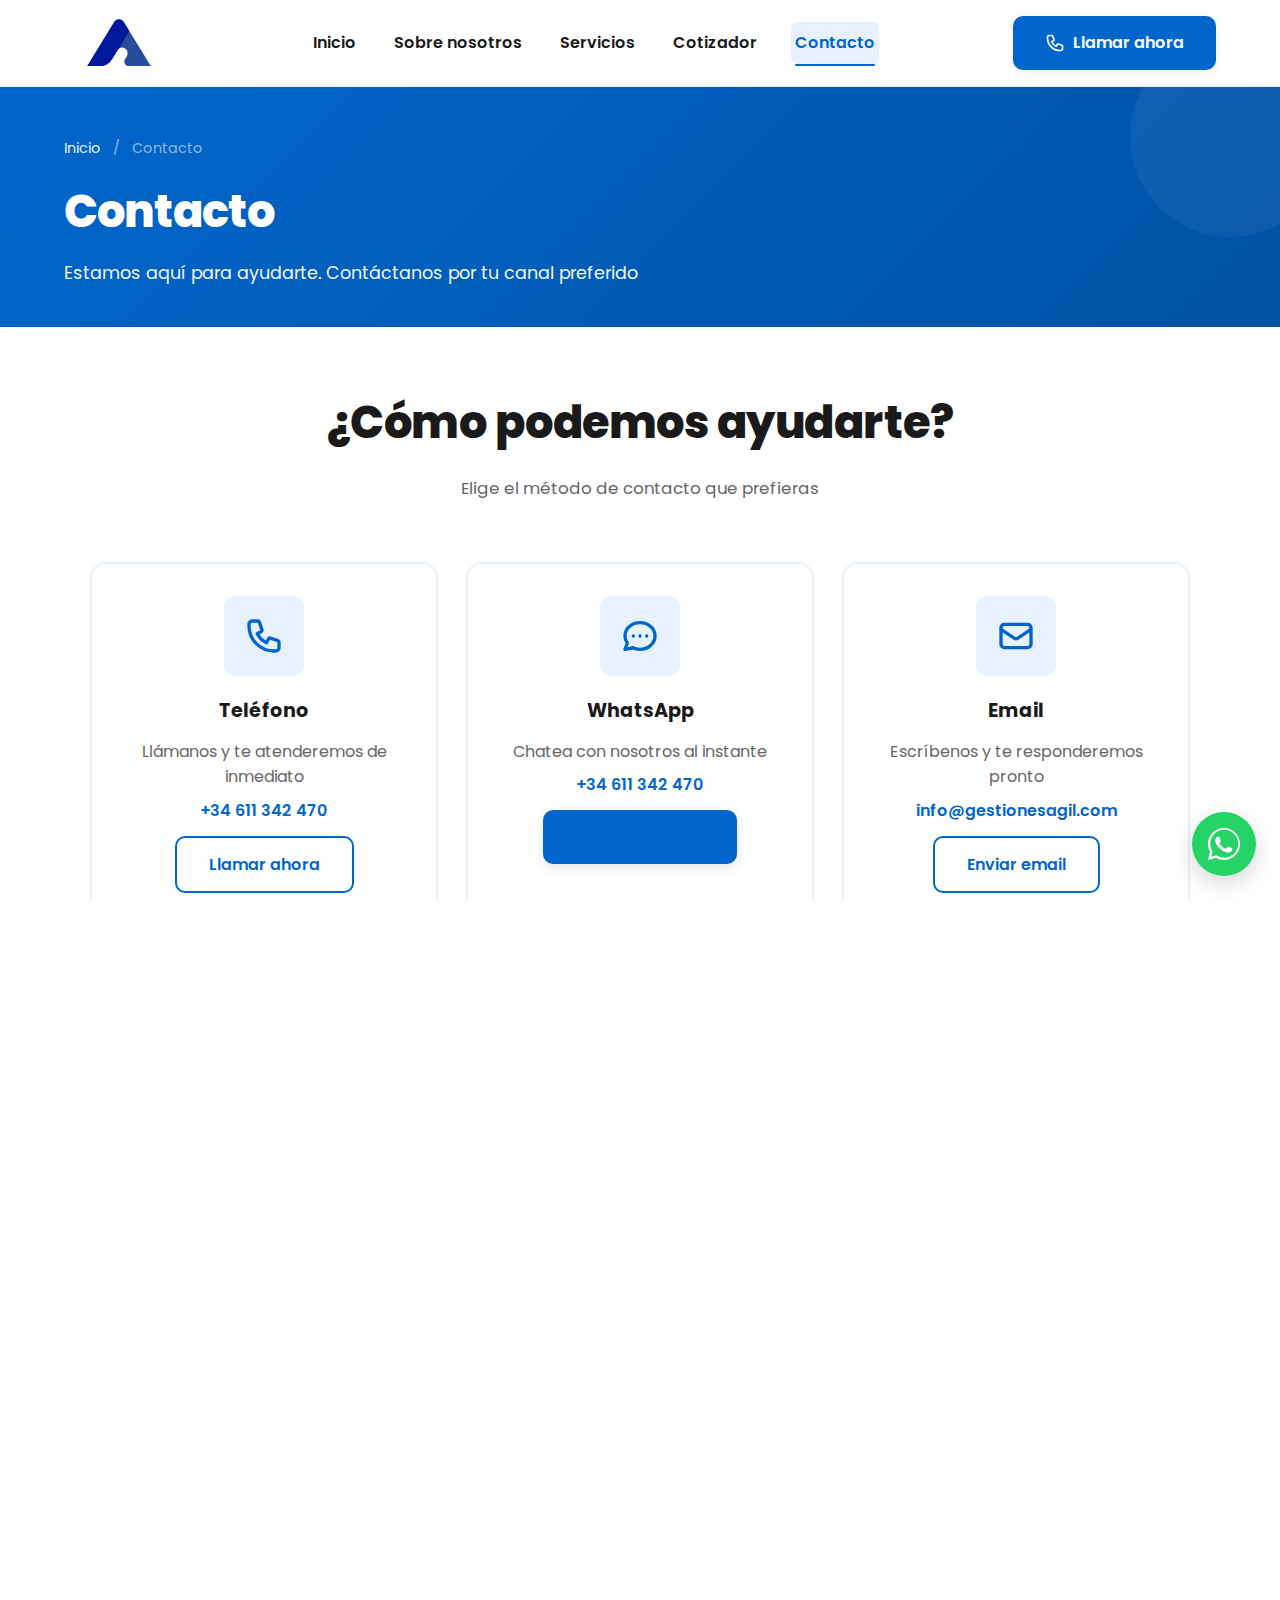
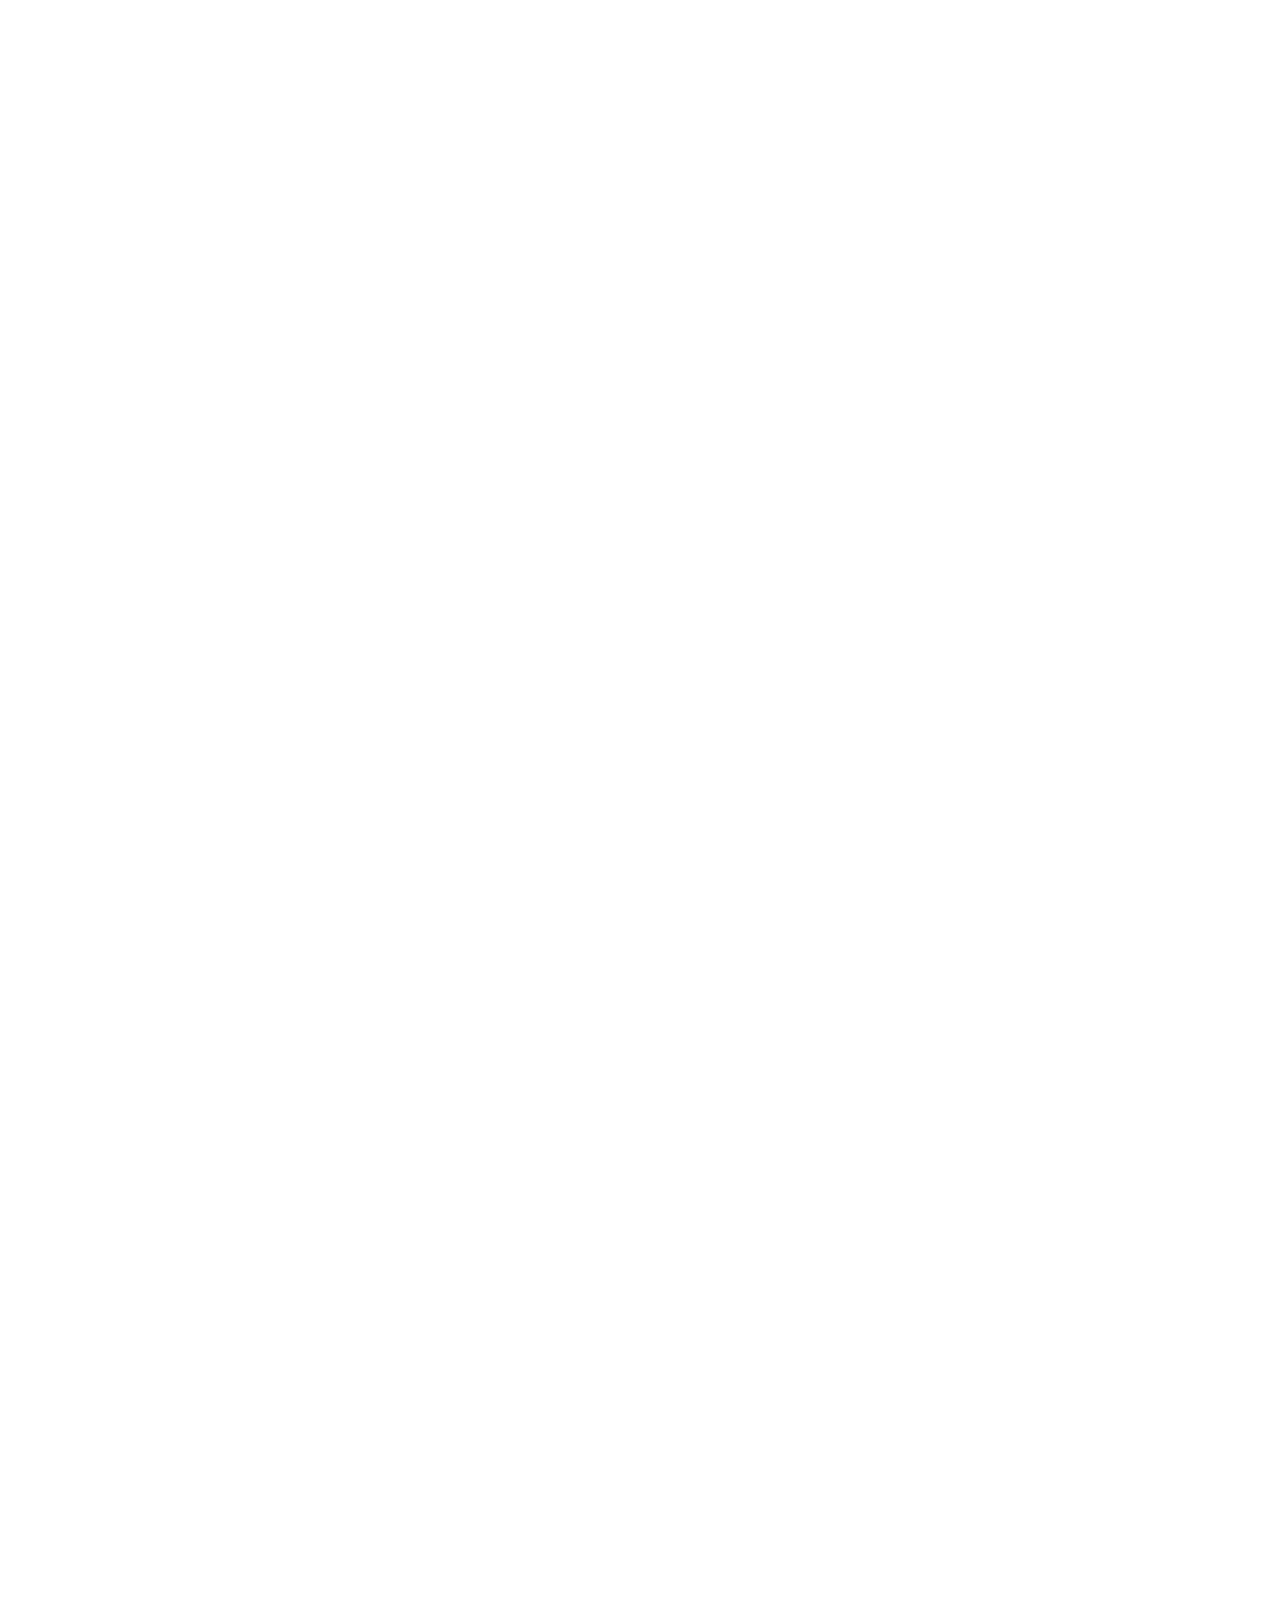
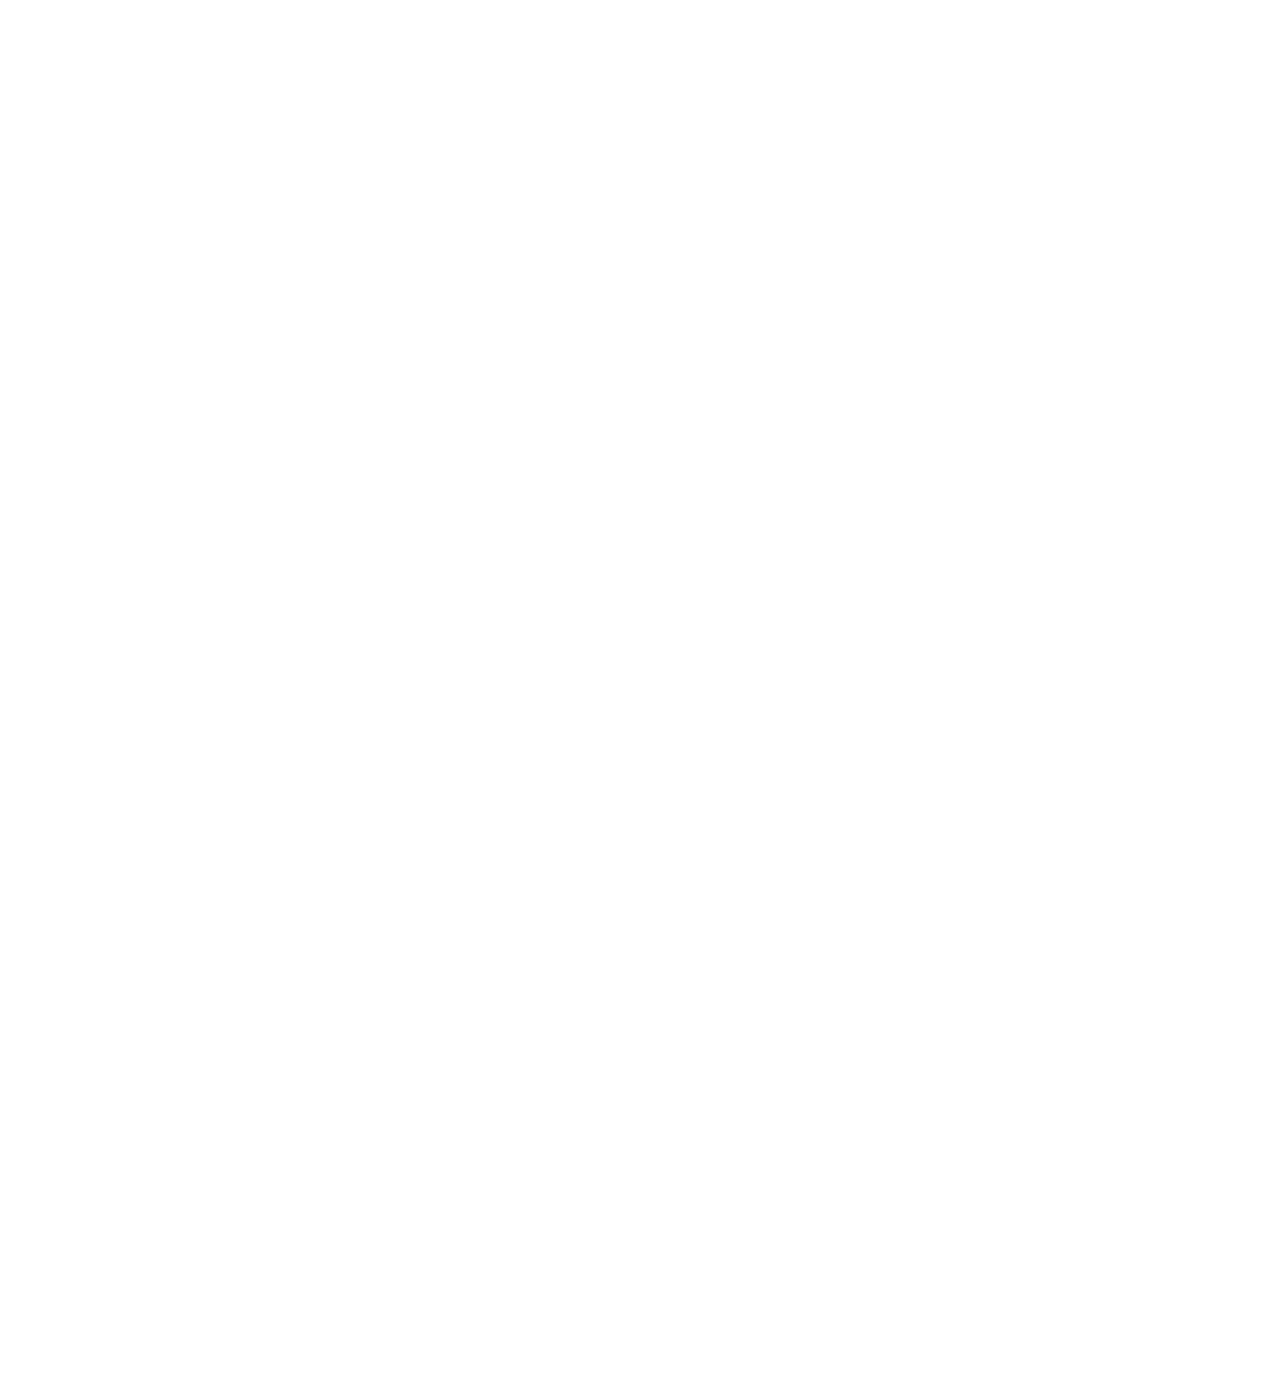
<file: contacto.html>
<!DOCTYPE html>
    <html lang="es">
    <head>

        <script async src="https://www.googletagmanager.com/gtag/js?id=G-SRLXDVCW5Z"></script>
        <script>
        window.dataLayer = window.dataLayer || [];
        function gtag(){dataLayer.push(arguments);}
        gtag('js', new Date());
        gtag('config', 'G-SRLXDVCW5Z');
        </script>
        
        <meta charset="UTF-8" />
        <meta name="viewport" content="width=device-width, initial-scale=1.0" />
        <title>Contacto - Gestiones Ágil</title>
        <meta name="description" content="Contáctanos - Gestiones Ágil, tu asesor de seguros en Madrid. Teléfono, email y dirección.">
        <link href="https://fonts.googleapis.com/css2?family=Poppins:wght@300;400;600;700;800&display=swap" rel="stylesheet">
        <link rel="stylesheet" href="styles.css" />
    </head>
    <body>

        <!-- Header -->
        <header class="header">
            <div class="container header-content">
                <a href="index.html" class="logo" aria-label="Ir a inicio">
                    <img src="Logo-Pagina-web.png" alt="Logo Gestiones Ágil" class="logo-image" />
                        <path fill="none" stroke="currentColor" stroke-linecap="round" stroke-linejoin="round" stroke-width="2" d="M9 12l2 2 4-4m5.618-4.016A11.955 11.955 0 0112 2.944a11.955 11.955 0 01-8.618 3.04A12.02 12.02 0 003 9c0 5.591 3.824 10.29 9 11.622 5.176-1.332 9-6.03 9-11.622 0-1.042-.133-2.052-.382-3.016z"></path>
                    
                </a>
                <button class="mobile-menu-toggle" onclick="toggleMenu()" aria-label="Abrir menú">
                    <span></span>
                    <span></span>
                    <span></span>
                </button>
                <nav class="nav" id="mainNav" aria-label="Principal">
                    <a href="index.html">Inicio</a>
                    <a href="sobre-nosotros.html">Sobre nosotros</a>
                    <a href="servicios.html">Servicios</a>
                    <a href="cotizar.html">Cotizador</a>
                    <a href="contacto.html" class="active">Contacto</a>
                </nav>
                <a href="tel:+34611342470" class="btn btn-primary header-call" aria-label="Llamar ahora">
                    <svg class="icon" role="img" viewBox="0 0 24 24" xmlns="http://www.w3.org/2000/svg">
                        <title>Icono teléfono</title>
                        <path fill="none" stroke="currentColor" stroke-linecap="round" stroke-linejoin="round" stroke-width="2" d="M3 5a2 2 0 012-2h3.28a1 1 0 01.948.684l1.498 4.493a1 1 0 01-.502 1.21l-2.257 1.13a11.042 11.042 0 005.516 5.516l1.13-2.257a1 1 0 011.21-.502l4.493 1.498a1 1 0 01.684.949V19a2 2 0 01-2 2h-1C9.716 21 3 14.284 3 6V5z"></path>
                    </svg>
                    <span>Llamar ahora</span>
                </a>
            </div>
        </header>

        <!-- Hero Interno -->
        <section class="hero-internal">
            <div class="container">
                <div class="breadcrumb">
                    <a href="index.html">Inicio</a>
                    <span>/</span>
                    <span>Contacto</span>
                </div>
                <h2 class="page-title">Contacto</h2>
                <p class="page-subtitle">Estamos aquí para ayudarte. Contáctanos por tu canal preferido</p>
            </div>
        </section>

        <!-- Métodos de Contacto -->
        <section class="section bg-white">
            <div class="container">
                <div class="section-header">
                    <h3 class="section-title">¿Cómo podemos ayudarte?</h3>
                    <p class="section-subtitle">Elige el método de contacto que prefieras</p>
                </div>

                <div class="contact-grid">
                    <!-- Teléfono -->
                    <div class="contact-card">
                        <div class="contact-icon">
                            <svg class="icon-large" fill="none" stroke="currentColor" viewBox="0 0 24 24">
                                <path stroke-linecap="round" stroke-linejoin="round" stroke-width="2" d="M3 5a2 2 0 012-2h3.28a1 1 0 01.948.684l1.498 4.493a1 1 0 01-.502 1.21l-2.257 1.13a11.042 11.042 0 005.516 5.516l1.13-2.257a1 1 0 011.21-.502l4.493 1.498a1 1 0 01.684.949V19a2 2 0 01-2 2h-1C9.716 21 3 14.284 3 6V5z"></path>
                            </svg>
                        </div>
                        <h4>Teléfono</h4>
                        <p>Llámanos y te atenderemos de inmediato</p>
                        <p><a href="tel:+34611342470">+34 611 342 470</a></p>
                        <p style="margin-top: 12px;">
                            <a href="tel:+34611342470" class="btn btn-outline">
                                Llamar ahora
                            </a>
                        </p>
                    </div>

                    <!-- WhatsApp -->
                    <div class="contact-card">
                        <div class="contact-icon">
                            <svg class="icon-large" fill="none" stroke="currentColor" viewBox="0 0 24 24">
                                <path stroke-linecap="round" stroke-linejoin="round" stroke-width="2" d="M8 12h.01M12 12h.01M16 12h.01M21 12c0 4.418-4.03 8-9 8a9.863 9.863 0 01-4.255-.949L3 20l1.395-3.72C3.512 15.042 3 13.574 3 12c0-4.418 4.03-8 9-8s9 3.582 9 8z"></path>
                            </svg>
                        </div>
                        <h4>WhatsApp</h4>
                        <p>Chatea con nosotros al instante</p>
                        <p><a href="https://wa.me/34611342470">+34 611 342 470</a></p>
                        <p style="margin-top: 12px;">
                            <a href="https://wa.me/34611342470" class="btn btn-gradient">
                                Abrir WhatsApp
                            </a>
                        </p>
                    </div>

                    <!-- Email -->
                    <div class="contact-card">
                        <div class="contact-icon">
                            <svg class="icon-large" fill="none" stroke="currentColor" viewBox="0 0 24 24">
                                <path stroke-linecap="round" stroke-linejoin="round" stroke-width="2" d="M3 8l7.89 5.26a2 2 0 002.22 0L21 8M5 19h14a2 2 0 002-2V7a2 2 0 00-2-2H5a2 2 0 00-2 2v10a2 2 0 002 2z"></path>
                            </svg>
                        </div>
                        <h4>Email</h4>
                        <p>Escríbenos y te responderemos pronto</p>
                        <p><a href="mailto:info@gestionesagil.com">info@gestionesagil.com</a></p>
                        <p style="margin-top: 12px;">
                            <a href="mailto:info@gestionesagil.com" class="btn btn-outline">
                                Enviar email
                            </a>
                        </p>
                    </div>
                </div>
            </div>
        </section>

        <!-- Horario y Dirección -->
        <section class="section bg-gradient">
            <div class="container">
                <div class="two-col-section">
                    <div class="col-content">
                        <h3 class="section-title-left">Nuestro Horario</h3>
                        <div class="feature-list">
                            <div class="feature-item">
                                <div class="feature-icon">📅</div>
                                <div class="feature-text">
                                    <h4>Lunes a Viernes</h4>
                                    <p>9:00 - 18:00 horas</p>
                                </div>
                            </div>

                            <div class="feature-item">
                                <div class="feature-icon">📅</div>
                                <div class="feature-text">
                                    <h4>Sábados</h4>
                                    <p>10:00 - 14:00 horas</p>
                                </div>
                            </div>

                            <div class="feature-item">
                                <div class="feature-icon">🚫</div>
                                <div class="feature-text">
                                    <h4>Domingos y Festivos</h4>
                                    <p>Cerrado</p>
                                </div>
                            </div>
                        </div>

                        <p class="text-content" style="margin-top: 24px;">
                            <strong>Atención fuera de horario:</strong> Puedes escribirnos por WhatsApp en cualquier momento y te responderemos lo antes posible.
                        </p>
                    </div>

                    <div class="col-content">
                        <h3 class="section-title-left">Nuestra Ubicación</h3>
                        <div class="feature-list">
                            <div class="feature-item">
                                <div class="feature-icon">📍</div>
                                <div class="feature-text">
                                    <h4>Dirección</h4>
                                    <p>Calle de Cáceres, 49. Oficina 02<br>Centro Empresarial Arganzuela<br>28045, Madrid, España</p>
                                </div>
                            </div>

                            <div class="feature-item">
                                <div class="feature-icon">🚇</div>
                                <div class="feature-text">
                                    <h4>Metro</h4>
                                    <p>Línea 3 - Estación Delicias y Estación Embajadores</p>
                                </div>
                            </div>

                            <div class="feature-item">
                                <div class="feature-icon">🅿️</div>
                                <div class="feature-text">
                                    <h4>Aparcamiento</h4>
                                    <p>Zona con aparcamiento público disponible</p>
                                </div>
                            </div>
                        </div>
                    </div>
                </div>
            </div>
        </section>

        <!-- Mapa -->
        <section class="section bg-white">
            <div class="container">
                <div class="section-header">
                    <h3 class="section-title">Encuéntranos</h3>
                    <p class="section-subtitle">Visítanos en nuestra oficina de Madrid</p>
                </div>

                <div class="map-container">
                <iframe
        src="https://www.google.com/maps/embed?pb=!1m18!1m12!1m3!1d3037.2868845177997!2d-3.6938655235068394!3d40.395267871437!2m3!1f0!2f0!3f0!3m2!1i1024!2i768!4f13.1!3m3!1m2!1s0xd4227f0c9f9d9c9%3A0x5e3c9c9e9d9e9e9!2sCalle%20de%20C%C3%A1ceres%2C%2049%2C%2028045%20Madrid!5e0!3m2!1ses!2ses!4v1707068820000"
        allowfullscreen=""
        loading="lazy"
        referrerpolicy="no-referrer-when-downgrade"
        title="Ubicación de Gestiones Ágil en Madrid">
    </iframe>
                </div>

                <div class="text-center" style="margin-top: 40px;">
                    <p class="text-content">
                        <strong>¿Prefieres que vayamos nosotros?</strong><br>
                        Si lo prefieres, podemos desplazarnos a tu domicilio u oficina en Madrid y alrededores.<br>
                        Contáctanos para coordinar una visita.
                    </p>
                    <div style="margin-top: 24px;">
                        <a href="cotizar.html" class="btn btn-large btn-gradient">
                            Solicitar visita
                        </a>
                    </div>
                </div>
            </div>
        </section>

        <!-- Formulario de Contacto -->
        <section class="section bg-gradient">
            <div class="container">
                <div class="section-header">
                    <h3 class="section-title">Envíanos un Mensaje</h3>
                    <p class="section-subtitle">Completa el formulario y te responderemos pronto</p>
                </div>

                <div class="form-layout">
                    <div class="form-wrapper">
                        <form class="quote-form" onsubmit="submitContactForm(event)">
                            <div class="form-section">
                                <h3 class="form-section-title">Tus Datos</h3>
                                
                                <div class="form-row">
                                    <div class="form-group">
                                        <label for="nombre_contacto">Nombre *</label>
                                        <input type="text" id="nombre_contacto" name="nombre" required placeholder="Tu nombre">
                                    </div>
                                    <div class="form-group">
                                        <label for="apellidos_contacto">Apellidos *</label>
                                        <input type="text" id="apellidos_contacto" name="apellidos" required placeholder="Tus apellidos">
                                    </div>
                                </div>

                                <div class="form-row">
                                    <div class="form-group">
                                        <label for="telefono_contacto">Teléfono *</label>
                                        <input type="tel" id="telefono_contacto" name="telefono" required placeholder="+34 6XX XXX XXX">
                                    </div>
                                    <div class="form-group">
                                        <label for="email_contacto">Email *</label>
                                        <input type="email" id="email_contacto" name="email" required placeholder="tu@email.com">
                                    </div>
                                </div>
                            </div>

                            <div class="form-section">
                                <h3 class="form-section-title">Tu Mensaje</h3>
                                
                                <div class="form-group">
                                    <label for="asunto_contacto">Asunto *</label>
                                    <select id="asunto_contacto" name="asunto" required>
                                        <option value="">-- Selecciona un asunto --</option>
                                        <option value="cotizacion">Solicitar cotización</option>
                                        <option value="informacion">Información sobre servicios</option>
                                        <option value="siniestro">Gestión de siniestro</option>
                                        <option value="modificacion">Modificación de póliza</option>
                                        <option value="otro">Otro</option>
                                    </select>
                                </div>

                                <div class="form-group">
                                    <label for="mensaje_contacto">Mensaje *</label>
                                    <textarea id="mensaje_contacto" name="mensaje" required placeholder="Cuéntanos en qué podemos ayudarte..." rows="5"></textarea>
                                </div>
                            </div>

                            <div class="form-checkbox">
                                <input type="checkbox" id="terms_contacto" name="terms" required>
                                <label for="terms_contacto">Acepto la Política de Privacidad y autorizo el tratamiento de mis datos. *</label>
                            </div>

                            <button type="submit" class="btn btn-large btn-gradient" style="width:100%;">
                                Enviar Mensaje
                            </button>

                            <p class="form-footer">O contacta directamente por <a href="https://wa.me/34611342470" target="_blank">WhatsApp</a></p>
                        </form>
                    </div>

                    <aside class="info-box" aria-labelledby="info-contact-title">
                        <h4 id="info-contact-title">Atención Personalizada</h4>
                        <p>Nuestro equipo está listo para atenderte y resolver todas tus dudas sobre seguros.</p>
                        <ul>
                            <li>Respuesta en menos de 24 horas</li>
                            <li>Asesoramiento gratuito y sin compromiso</li>
                            <li>Atención en español e inglés</li>
                            <li>Visitas a domicilio disponibles</li>
                        </ul>
                    </aside>
                </div>
            </div>
        </section>

        <!-- CTA -->
        <section class="cta-section">
            <div class="container">
                <div class="cta-content">
                    <h3 class="cta-title">¿Prefieres hablar directamente?</h3>
                    <p class="cta-subtitle">Llámanos o escríbenos por WhatsApp y te atendemos al instante</p>

                    <div class="cta-buttons">
                        <a href="tel:+34611342470" class="btn btn-large btn-white">
                            📞 Llamar Ahora
                        </a>
                        <a href="https://wa.me/34611342470" class="btn btn-large btn-outline-white">
                            💬 WhatsApp
                        </a>
                    </div>
                </div>
            </div>
        </section>

        <!-- Footer -->
        <footer class="footer">
            <div class="container footer-grid">
                <div class="footer-col">
                    <div class="footer-logo">
                        <span class="footer-brand">Gestiones Ágil</span>
                    </div>
                    <p>Tu asesor de confianza para todo tipo de seguros.</p>
                </div>

                <div class="footer-col">
                    <h4>Contacto</h4>
                    <p>📞 +34 611 342 470</p>
                    <p>✉️ info@gestionesagil.com</p>
                </div>

                <div class="footer-col">
                    <h4>Horario</h4>
                    <p>Lunes - Viernes: 9:00 - 17:00</p>
                    <p>Sábados: 10:00 - 14:00</p>
                </div>
            </div>

            <div class="footer-bottom">
                <p>&copy; 2024 Gestiones Ágil. Todos los derechos reservados.</p>
            </div>
        </footer>

        <!-- WhatsApp floating button -->
        <a class="whatsapp-fab" href="https://wa.me/34611342470" target="_blank" rel="noopener" aria-label="Contactar por WhatsApp">
            <svg viewBox="0 0 32 32" xmlns="http://www.w3.org/2000/svg" fill="currentColor">
                <path d="M16 0c-8.837 0-16 7.163-16 16 0 2.825 0.737 5.607 2.137 8.048l-2.137 7.952 7.933-2.127c2.42 1.37 5.173 2.127 8.067 2.127 8.837 0 16-7.163 16-16s-7.163-16-16-16zM16 29.467c-2.482 0-4.908-0.646-7.07-1.87l-0.507-0.292-5.243 1.405 1.409-5.234-0.321-0.525c-1.332-2.197-2.035-4.707-2.035-7.283 0-7.72 6.28-14 14-14s14 6.28 14 14-6.28 14-14 14zM23.407 19.99c-0.422-0.211-2.496-1.232-2.883-1.372-0.385-0.141-0.665-0.211-0.946 0.21s-1.088 1.372-1.334 1.653c-0.245 0.281-0.491 0.316-0.913 0.105s-1.78-0.656-3.388-2.091c-1.253-1.117-2.1-2.496-2.345-2.918s-0.026-0.649 0.185-0.859c0.189-0.189 0.422-0.491 0.633-0.737s0.281-0.422 0.422-0.702c0.14-0.281 0.070-0.526-0.035-0.737s-0.946-2.278-1.297-3.122c-0.341-0.821-0.687-0.71-0.946-0.723-0.245-0.012-0.526-0.015-0.807-0.015s-0.737 0.105-1.123 0.526c-0.386 0.422-1.476 1.443-1.476 3.520s1.511 4.083 1.722 4.364c0.211 0.281 2.98 4.549 7.217 6.38 1.008 0.435 1.795 0.696 2.409 0.891 1.018 0.326 1.945 0.28 2.678 0.17 0.817-0.122 2.496-1.021 2.848-2.007s0.351-1.832 0.246-2.007c-0.105-0.176-0.386-0.281-0.807-0.491z"/>
            </svg>
        </a>

        <script src="script.js"></script>

        <script>
            // Función específica para formulario de contacto
            function submitContactForm(e) {
                e.preventDefault();
                
                const get = id => document.getElementById(id) ? document.getElementById(id).value : '';
                
                let whatsappMsg = `✓ *NUEVO MENSAJE DE CONTACTO*\n\n`;
                whatsappMsg += `✓ *DATOS DEL REMITENTE*\n`;
                whatsappMsg += `- Nombre: ${get('nombre_contacto')} ${get('apellidos_contacto')}\n`;
                whatsappMsg += `- Teléfono: ${get('telefono_contacto')}\n`;
                whatsappMsg += `- Email: ${get('email_contacto')}\n\n`;
                whatsappMsg += `✓ *ASUNTO*\n`;
                whatsappMsg += `- ${get('asunto_contacto')}\n\n`;
                whatsappMsg += `✓ *MENSAJE*\n`;
                whatsappMsg += `${get('mensaje_contacto')}\n`;
                
                const whatsappUrl = `https://wa.me/34611342470?text=${encodeURIComponent(whatsappMsg)}`;
                window.open(whatsappUrl, '_blank');
            }
        </script>
    </body>
    </html>
</file>
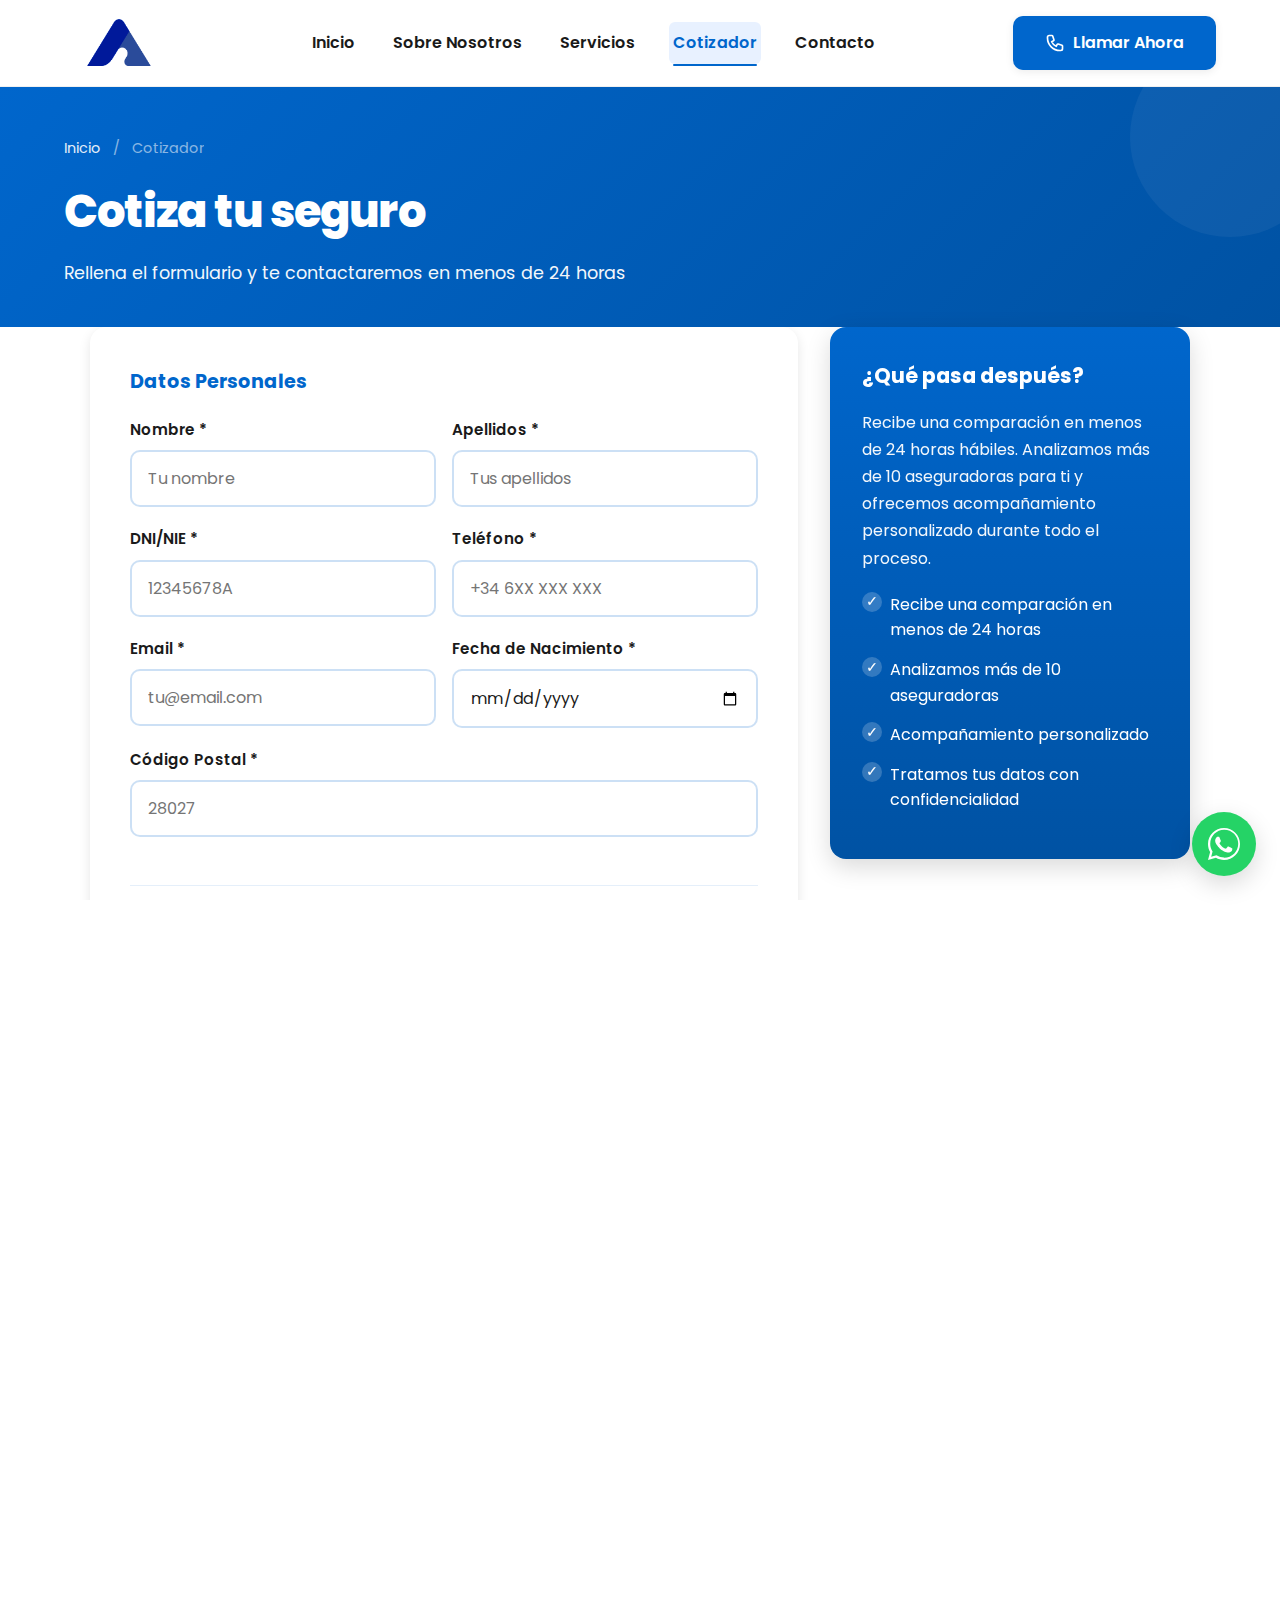
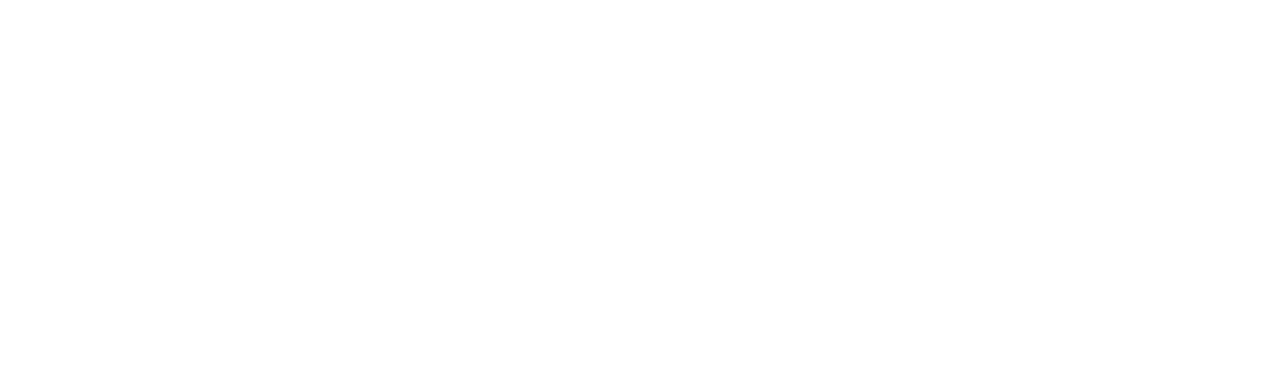
<file: cotizar.html>
<!DOCTYPE html>
<html lang="es">
<head>
    <!-- Google tag (gtag.js) -->
     <script async src="https://www.googletagmanager.com/gtag/js?id=G-SRLXDVCW5Z"></script>
    <script>
      window.dataLayer = window.dataLayer || [];
      function gtag(){dataLayer.push(arguments);}
      gtag('js', new Date());
      gtag('config', 'G-SRLXDVCW5Z', {
        'send_page_view': true
      });
    </script>
    
    <meta charset="UTF-8" />
    <meta name="viewport" content="width=device-width, initial-scale=1.0" />
    <title>Cotizador de Seguros - Gestiones Ágil | Cotización Gratuita en 24h</title>
    <meta name="description" content="Solicita tu cotización de seguro gratuita. Recibe tu propuesta personalizada en menos de 24 horas. Comparamos más de 10 aseguradoras para ti.">
    
    <meta property="og:type" content="website">
    <meta property="og:url" content="https://www.gestionesagil.com/cotizar.html">
    <meta property="og:title" content="Cotizador - Gestiones Ágil">
    <meta property="og:description" content="Rellena el formulario y recibe tu propuesta personalizada en menos de 24 horas.">
    <meta property="og:image" content="https://placehold.co/1200x630/0066cc/ffffff?text=Cotizador">

    <link href="https://fonts.googleapis.com/css2?family=Poppins:wght@300;400;600;700;800&display=swap" rel="stylesheet">
    <link rel="stylesheet" href="styles.css" />
</head>
<body>

    <header class="header">
        <div class="container header-content">
            <a href="index.html" class="logo" aria-label="Ir a inicio">
                 <img src="Logo-Pagina-web.png" alt="Logo Gestiones Ágil" class="logo-image" />
                    <path fill="none" stroke="currentColor" stroke-linecap="round" stroke-linejoin="round" stroke-width="2" d="M9 12l2 2 4-4m5.618-4.016A11.955 11.955 0 0112 2.944a11.955 11.955 0 01-8.618 3.04A12.02 12.02 0 003 9c0 5.591 3.824 10.29 9 11.622 5.176-1.332 9-6.03 9-11.622 0-1.042-.133-2.052-.382-3.016z"></path>
                </svg>
                
            </a>
            <button class="mobile-menu-toggle" onclick="toggleMenu()" aria-label="Abrir menú">
                <span></span>
                <span></span>
                <span></span>
            </button>
            <nav class="nav" id="mainNav" aria-label="Principal">
                <a href="index.html">Inicio</a>
                <a href="sobre-nosotros.html">Sobre Nosotros</a>
                <a href="servicios.html">Servicios</a>
                <a href="cotizar.html" class="active">Cotizador</a>
                <a href="contacto.html">Contacto</a>
            </nav>
            <a href="tel:+34611342470" class="btn btn-primary header-call" aria-label="Llamar ahora">
                <svg class="icon" role="img" viewBox="0 0 24 24" xmlns="http://www.w3.org/2000/svg">
                    <title>Icono teléfono</title>
                    <path fill="none" stroke="currentColor" stroke-linecap="round" stroke-linejoin="round" stroke-width="2" d="M3 5a2 2 0 012-2h3.28a1 1 0 01.948.684l1.498 4.493a1 1 0 01-.502 1.21l-2.257 1.13a11.042 11.042 0 005.516 5.516l1.13-2.257a1 1 0 011.21-.502l4.493 1.498a1 1 0 01.684.949V19a2 2 0 01-2 2h-1C9.716 21 3 14.284 3 6V5z"></path>
                </svg>
                <span>Llamar Ahora</span>
            </a>
        </div>
    </header>

    <section class="hero-internal">
        <div class="container">
            <div class="breadcrumb">
                <a href="index.html">Inicio</a>
                <span>/</span>
                <span>Cotizador</span>
            </div>
            <h2 class="page-title">Cotiza tu seguro</h2>
            <p class="page-subtitle">Rellena el formulario y te contactaremos en menos de 24 horas</p>
        </div>
    </section>

    <main class="section bg-white">
        <div class="container">
            <div class="form-layout">
                <div class="form-wrapper">
                    <form class="quote-form" action="https://api.web3forms.com/submit" method="POST">
                        
                        <input type="hidden" name="access_key" value="69bc5b2a-3288-4909-b8cb-387012f19b31">
                        <input type="hidden" name="subject" value="Nueva Cotización - Gestiones Ágil">
                        <input type="hidden" name="from_name" value="Gestiones Ágil - Formulario Web">
                        <input type="hidden" name="redirect" value="https://gestionesagil.com/gracias.html">
                        
                        <div class="form-section">
                            <h3 class="form-section-title">Datos Personales</h3>
                            
                            <div class="form-row">
                                <div class="form-group">
                                    <label for="nombre_page">Nombre *</label>
                                    <input type="text" id="nombre_page" name="nombre" required placeholder="Tu nombre">
                                </div>
                                <div class="form-group">
                                    <label for="apellidos_page">Apellidos *</label>
                                    <input type="text" id="apellidos_page" name="apellidos" required placeholder="Tus apellidos">
                                </div>
                            </div>

                            <div class="form-row">
                                <div class="form-group">
                                    <label for="dni_page">DNI/NIE *</label>
                                    <input type="text" id="dni_page" name="dni" required placeholder="12345678A">
                                </div>
                                <div class="form-group">
                                    <label for="telefono_page">Teléfono *</label>
                                    <input type="tel" id="telefono_page" name="telefono" required placeholder="+34 6XX XXX XXX">
                                </div>
                            </div>

                            <div class="form-row">
                                <div class="form-group">
                                    <label for="email_page">Email *</label>
                                    <input type="email" id="email_page" name="email" required placeholder="tu@email.com">
                                </div>
                                <div class="form-group">
                                    <label for="fechaNacimiento_page">Fecha de Nacimiento *</label>
                                    <input type="date" id="fechaNacimiento_page" name="fechaNacimiento" required>
                                </div>
                            </div>

                            <div class="form-group">
                                <label for="codigoPostal_page">Código Postal *</label>
                                <input type="text" id="codigoPostal_page" name="codigoPostal" required placeholder="28027">
                            </div>
                        </div>

                        <div class="form-section">
                            <h3 class="form-section-title">Tipo de Seguro</h3>
                            
                            <div class="form-group">
                                <label for="tipoSeguro_page">Selecciona el tipo de seguro *</label>
                                <select id="tipoSeguro_page" name="tipoSeguro" required onchange="updateVehicleFieldsPage()">
                                    <option value="">-- Selecciona una opción --</option>
                                    <option value="auto">Seguro de Auto</option>
                                    <option value="moto">Seguro de Moto</option>
                                    <option value="hogar">Seguro de Hogar</option>
                                    <option value="vida">Seguro de Vida</option>
                                    <option value="salud">Seguro de Salud</option>
                                    <option value="responsabilidad">Responsabilidad Civil</option>
                                    <option value="otro">Otro</option>
                                </select>
                            </div>
                        </div>

                        <div class="form-section" id="vehicleSection_page" style="display:none;">
                            <h3 class="form-section-title">Información del Vehículo</h3>
                            
                            <div class="form-row">
                                <div class="form-group">
                                    <label for="matricula_page">Matrícula</label>
                                    <input type="text" id="matricula_page" name="matricula" placeholder="1234ABC">
                                </div>
                                <div class="form-group">
                                    <label for="fechaCarnet_page">Fecha de Carnet</label>
                                    <input type="date" id="fechaCarnet_page" name="fechaCarnet">
                                </div>
                            </div>

                            <div class="form-row">
                                <div class="form-group">
                                    <label for="marcaVehiculo_page">Marca del Vehículo</label>
                                    <input type="text" id="marcaVehiculo_page" name="marcaVehiculo" placeholder="Ej. BMW, Toyota">
                                </div>
                                <div class="form-group">
                                    <label for="modeloVehiculo_page">Modelo del Vehículo</label>
                                    <input type="text" id="modeloVehiculo_page" name="modeloVehiculo" placeholder="Ej. Serie 3, Corolla">
                                </div>
                            </div>

                            <div class="form-group">
                                <label for="anoVehiculo_page">Año del Vehículo</label>
                                <input type="number" id="anoVehiculo_page" name="anoVehiculo" placeholder="2024" min="1900" max="2099">
                            </div>
                        </div>

                        <div class="form-section">
                            <h3 class="form-section-title">Información Adicional</h3>
                            
                            <div class="form-group">
                                <label for="mensaje_page">Detalles adicionales o preguntas</label>
                                <textarea id="mensaje_page" name="mensaje" placeholder="Cuéntanos más sobre tu necesidad..." rows="3"></textarea>
                            </div>
                        </div>

                        <div class="form-checkbox">
                            <input type="checkbox" id="terms_page" name="terms" required>
                            <label for="terms_page">Autorizo el tratamiento de mis datos personales conforme a la Política de Privacidad y deseo recibir información sobre seguros. *</label>
                        </div>

                        <button type="submit" class="btn btn-large btn-gradient" style="width:100%;">
                            Enviar Cotización
                        </button>

                        <p class="form-footer">O contacta directamente por <a href="https://wa.me/34611342470" target="_blank">WhatsApp</a></p>
                    </form>
                </div>

                <aside class="info-box" aria-labelledby="info-title">
                    <h4 id="info-title">¿Qué pasa después?</h4>
                    <p>Recibe una comparación en menos de 24 horas hábiles. Analizamos más de 10 aseguradoras para ti y ofrecemos acompañamiento personalizado durante todo el proceso.</p>
                    <ul>
                        <li>Recibe una comparación en menos de 24 horas</li>
                        <li>Analizamos más de 10 aseguradoras</li>
                        <li>Acompañamiento personalizado</li>
                        <li>Tratamos tus datos con confidencialidad</li>
                    </ul>
                </aside>
            </div>
        </div>
    </main>

    <footer class="footer" id="contacto">
        <div class="container footer-grid">
            <div class="footer-col">
                <div class="footer-logo">
                    <span class="footer-brand">Gestiones Ágil</span>
                </div>
                <p>Tu asesor de confianza para todo tipo de seguros.</p>
            </div>

            <div class="footer-col">
                <h4>Contacto</h4>
                <p>📞 +34 611 342 470</p>
                <p>✉️ info@gestionesagil.com</p>
            </div>

            <div class="footer-col">
                <h4>Horario</h4>
                <p>Lunes - Viernes: 9:00 - 18:00</p>
                <p>Sábados: 10:00 - 14:00</p>
            </div>
            
            <div class="footer-col">
                <h4>Legal</h4>
                <p><a href="/terminos" style="color: rgba(255,255,255,0.7); text-decoration: none;">Términos de Servicio</a></p>
                <p><a href="/privacidad" style="color: rgba(255,255,255,0.7); text-decoration: none;">Política de Privacidad</a></p>
            </div>
        </div>

        <div class="footer-bottom">
            <p>&copy; 2024 Gestiones Ágil. Todos los derechos reservados.</p>
        </div>
    </footer>

    <a class="whatsapp-fab" href="https://wa.me/34611342470" target="_blank" rel="noopener" aria-label="Contactar por WhatsApp">
        <svg viewBox="0 0 32 32" xmlns="http://www.w3.org/2000/svg" fill="currentColor">
            <path d="M16 0c-8.837 0-16 7.163-16 16 0 2.825 0.737 5.607 2.137 8.048l-2.137 7.952 7.933-2.127c2.42 1.37 5.173 2.127 8.067 2.127 8.837 0 16-7.163 16-16s-7.163-16-16-16zM16 29.467c-2.482 0-4.908-0.646-7.07-1.87l-0.507-0.292-5.243 1.405 1.409-5.234-0.321-0.525c-1.332-2.197-2.035-4.707-2.035-7.283 0-7.72 6.28-14 14-14s14 6.28 14 14-6.28 14-14 14zM23.407 19.99c-0.422-0.211-2.496-1.232-2.883-1.372-0.385-0.141-0.665-0.211-0.946 0.21s-1.088 1.372-1.334 1.653c-0.245 0.281-0.491 0.316-0.913 0.105s-1.78-0.656-3.388-2.091c-1.253-1.117-2.1-2.496-2.345-2.918s-0.026-0.649 0.185-0.859c0.189-0.189 0.422-0.491 0.633-0.737s0.281-0.422 0.422-0.702c0.14-0.281 0.070-0.526-0.035-0.737s-0.946-2.278-1.297-3.122c-0.341-0.821-0.687-0.71-0.946-0.723-0.245-0.012-0.526-0.015-0.807-0.015s-0.737 0.105-1.123 0.526c-0.386 0.422-1.476 1.443-1.476 3.520s1.511 4.083 1.722 4.364c0.211 0.281 2.98 4.549 7.217 6.38 1.008 0.435 1.795 0.696 2.409 0.891 1.018 0.326 1.945 0.28 2.678 0.17 0.817-0.122 2.496-1.021 2.848-2.007s0.351-1.832 0.246-2.007c-0.105-0.176-0.386-0.281-0.807-0.491z"/>
        </svg>
    </a>

    <script src="script.js"></script>

</body>
</html>
</file>
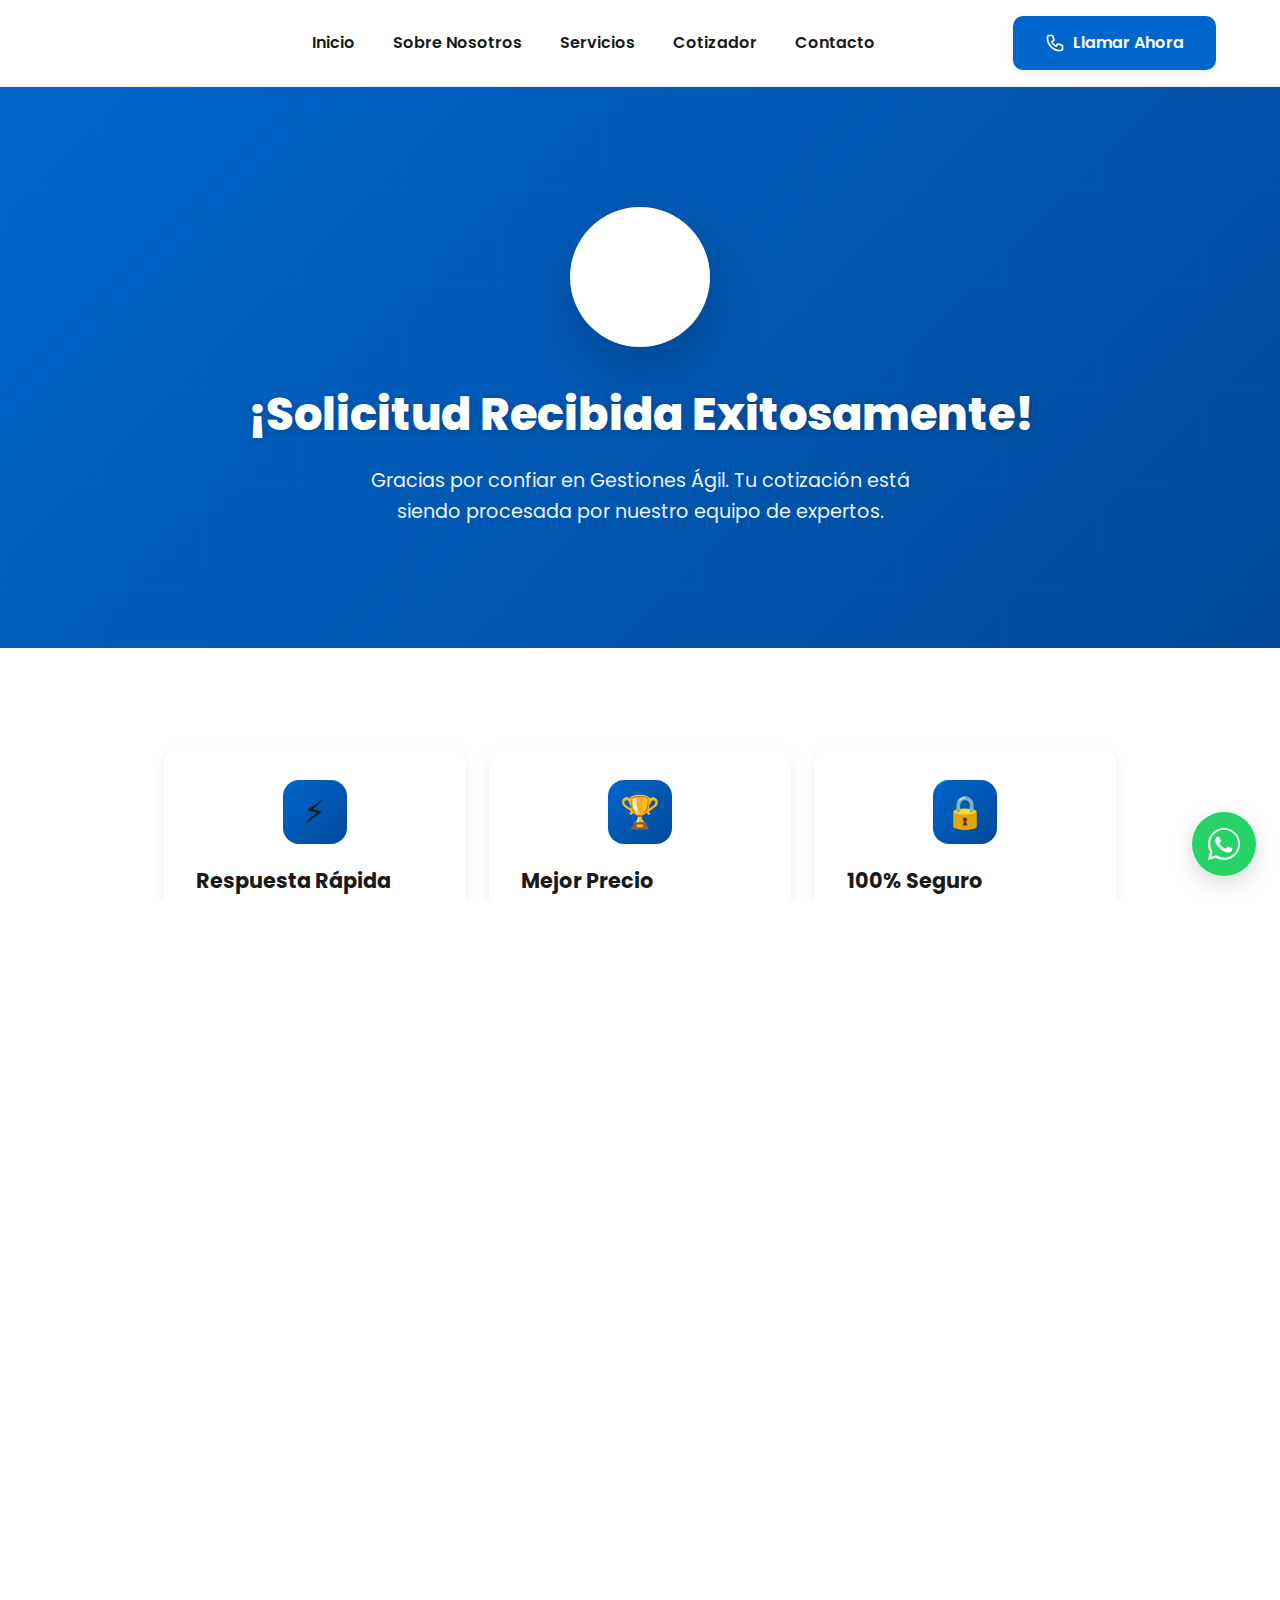
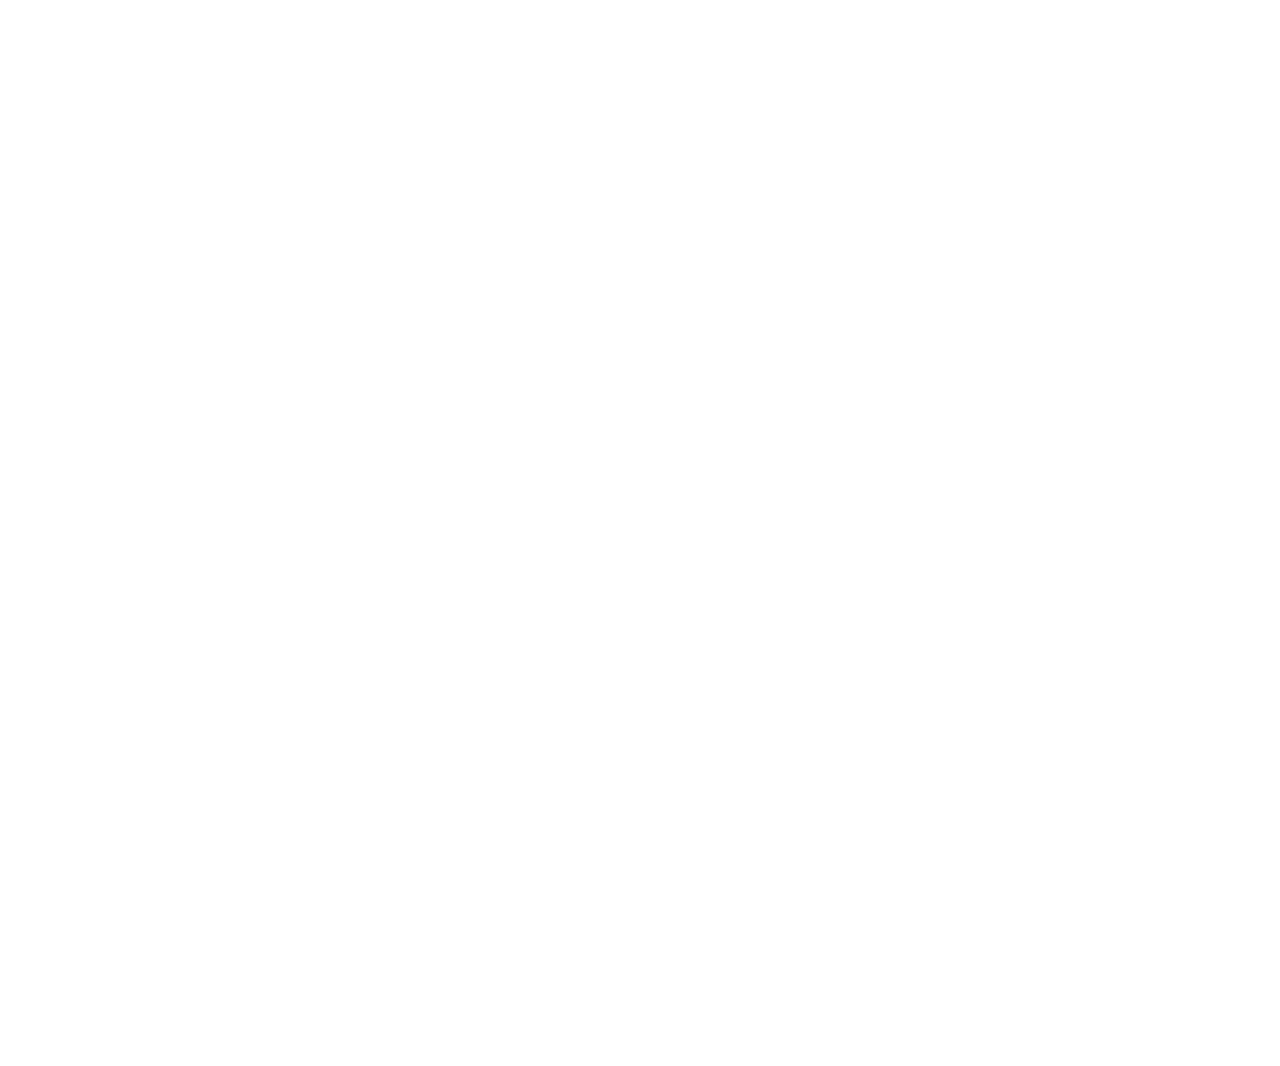
<file: gracias.html>
<!DOCTYPE html>
<html lang="es">
<head>
    <meta charset="UTF-8" />
    <meta name="viewport" content="width=device-width, initial-scale=1.0" />
    <title>¡Gracias! - Gestiones Ágil</title>
    <meta name="description" content="Hemos recibido tu solicitud - Gestiones Ágil">
    <link href="https://fonts.googleapis.com/css2?family=Poppins:wght@300;400;600;700;800&display=swap" rel="stylesheet">
    <link rel="stylesheet" href="styles.css" />
    <style>
        @keyframes fadeInUp {
            from {
                opacity: 0;
                transform: translateY(30px);
            }
            to {
                opacity: 1;
                transform: translateY(0);
            }
        }

        @keyframes successPulse {
            0%, 100% {
                transform: scale(1);
                box-shadow: 0 8px 24px rgba(0,102,204,0.3);
            }
            50% {
                transform: scale(1.05);
                box-shadow: 0 12px 32px rgba(0,102,204,0.5);
            }
        }

        @keyframes checkmark {
            0% {
                stroke-dashoffset: 100;
            }
            100% {
                stroke-dashoffset: 0;
            }
        }

        .success-hero {
            background: linear-gradient(135deg, #0066cc 0%, #004999 100%);
            min-height: 40vh;
            display: flex;
            align-items: center;
            justify-content: center;
            position: relative;
            overflow: hidden;
        }

        .success-hero::before {
            content: '';
            position: absolute;
            top: 0;
            left: 0;
            right: 0;
            bottom: 0;
            background: url('data:image/svg+xml,<svg width="100" height="100" xmlns="http://www.w3.org/2000/svg"><defs><pattern id="grid" width="100" height="100" patternUnits="userSpaceOnUse"><path d="M 100 0 L 0 0 0 100" fill="none" stroke="rgba(255,255,255,0.05)" stroke-width="1"/></pattern></defs><rect width="100%" height="100%" fill="url(%23grid)"/></svg>');
            opacity: 0.5;
        }

        .success-content {
            position: relative;
            z-index: 2;
            text-align: center;
            padding: 60px 20px;
            animation: fadeInUp 0.8s ease-out;
        }

        .success-icon-wrapper {
            width: 140px;
            height: 140px;
            background: white;
            border-radius: 50%;
            display: flex;
            align-items: center;
            justify-content: center;
            margin: 0 auto 32px;
            box-shadow: 0 20px 60px rgba(0,0,0,0.2);
            animation: successPulse 2s ease-in-out infinite;
        }

        .success-checkmark {
            width: 70px;
            height: 70px;
            stroke: #0066cc;
            stroke-width: 4;
            stroke-dasharray: 100;
            stroke-dashoffset: 100;
            animation: checkmark 0.8s ease-out 0.3s forwards;
        }

        .success-title {
            font-size: 2.8rem;
            font-weight: 800;
            color: white;
            margin-bottom: 16px;
            text-shadow: 0 2px 10px rgba(0,0,0,0.2);
        }

        .success-subtitle {
            font-size: 1.2rem;
            color: rgba(255,255,255,0.95);
            max-width: 600px;
            margin: 0 auto;
            line-height: 1.6;
        }

        .info-cards {
            display: grid;
            grid-template-columns: repeat(auto-fit, minmax(280px, 1fr));
            gap: 24px;
            margin: 40px 0;
        }

        .info-card {
            background: white;
            border-radius: 16px;
            padding: 32px;
            box-shadow: 0 4px 16px rgba(0,0,0,0.08);
            transition: all 0.3s ease;
            animation: fadeInUp 0.8s ease-out backwards;
        }

        .info-card:nth-child(1) { animation-delay: 0.2s; }
        .info-card:nth-child(2) { animation-delay: 0.3s; }
        .info-card:nth-child(3) { animation-delay: 0.4s; }

        .info-card:hover {
            transform: translateY(-8px);
            box-shadow: 0 12px 32px rgba(0,0,0,0.12);
        }

        .info-card-icon {
            width: 64px;
            height: 64px;
            background: linear-gradient(135deg, #0066cc, #004999);
            border-radius: 16px;
            display: flex;
            align-items: center;
            justify-content: center;
            margin: 0 auto 20px;
            font-size: 32px;
        }

        .info-card-title {
            font-size: 1.3rem;
            font-weight: 700;
            color: #1a1a1a;
            margin-bottom: 12px;
        }

        .info-card-text {
            color: #666;
            line-height: 1.6;
            font-size: 0.95rem;
        }

        .contact-banner {
            background: linear-gradient(135deg, #f8f9fa 0%, #e9ecef 100%);
            border-radius: 20px;
            padding: 48px 32px;
            text-align: center;
            margin: 48px 0;
            border: 3px solid #0066cc;
            animation: fadeInUp 0.8s ease-out 0.5s backwards;
        }

        .contact-banner-title {
            font-size: 1.8rem;
            font-weight: 700;
            color: #1a1a1a;
            margin-bottom: 16px;
        }

        .contact-banner-text {
            color: #666;
            margin-bottom: 32px;
            font-size: 1.05rem;
        }

        .button-group {
            display: flex;
            gap: 16px;
            justify-content: center;
            flex-wrap: wrap;
            margin-bottom: 24px;
        }

        .timeline {
            background: white;
            border-radius: 20px;
            padding: 48px 32px;
            box-shadow: 0 4px 20px rgba(0,0,0,0.08);
            margin: 48px 0;
            animation: fadeInUp 0.8s ease-out 0.6s backwards;
        }

        .timeline-title {
            font-size: 2rem;
            font-weight: 700;
            color: #1a1a1a;
            text-align: center;
            margin-bottom: 48px;
        }

        .timeline-item {
            display: flex;
            gap: 24px;
            margin-bottom: 32px;
            align-items: flex-start;
        }

        .timeline-number {
            width: 48px;
            height: 48px;
            border-radius: 50%;
            background: linear-gradient(135deg, #0066cc, #004999);
            color: white;
            display: flex;
            align-items: center;
            justify-content: center;
            font-weight: 700;
            font-size: 1.2rem;
            flex-shrink: 0;
            box-shadow: 0 4px 12px rgba(0,102,204,0.3);
        }

        .timeline-content h4 {
            font-size: 1.2rem;
            font-weight: 700;
            color: #1a1a1a;
            margin-bottom: 8px;
        }

        .timeline-content p {
            color: #666;
            line-height: 1.6;
            margin: 0;
        }

        .guarantee-badge {
            display: inline-flex;
            align-items: center;
            gap: 12px;
            background: linear-gradient(135deg, #0066cc, #004999);
            color: white;
            padding: 16px 32px;
            border-radius: 50px;
            font-weight: 600;
            margin-top: 24px;
            box-shadow: 0 8px 24px rgba(0,102,204,0.3);
        }

        @media (max-width: 768px) {
            .success-title {
                font-size: 2rem;
            }
            
            .timeline-title {
                font-size: 1.5rem;
            }
            
            .contact-banner-title {
                font-size: 1.4rem;
            }
        }
    </style>
</head>
<body>

    <header class="header">
        <div class="container header-content">
            <a href="index.html" class="logo" aria-label="Ir a inicio">
                <svg class="logo-icon" role="img" viewBox="0 0 24 24" xmlns="http://www.w3.org/2000/svg">
                    <title>Logo Gestiones Ágil</title>
                    <path fill="none" stroke="currentColor" stroke-linecap="round" stroke-linejoin="round" stroke-width="2" d="M9 12l2 2 4-4m5.618-4.016A11.955 11.955 0 0112 2.944a11.955 11.955 0 01-8.618 3.04A12.02 12.02 0 003 9c0 5.591 3.824 10.29 9 11.622 5.176-1.332 9-6.03 9-11.622 0-1.042-.133-2.052-.382-3.016z"></path>
                </svg>
                <h1 class="logo-text">Gestiones Ágil</h1>
            </a>
            <button class="mobile-menu-toggle" onclick="toggleMenu()" aria-label="Abrir menú">
                <span></span>
                <span></span>
                <span></span>
            </button>
            <nav class="nav" id="mainNav" aria-label="Principal">
                <a href="index.html">Inicio</a>
                <a href="sobre-nosotros.html">Sobre Nosotros</a>
                <a href="servicios.html">Servicios</a>
                <a href="cotizar.html">Cotizador</a>
                <a href="contacto.html">Contacto</a>
            </nav>
            <a href="tel:+34611342470" class="btn btn-primary header-call" aria-label="Llamar ahora">
                <svg class="icon" role="img" viewBox="0 0 24 24" xmlns="http://www.w3.org/2000/svg">
                    <title>Icono teléfono</title>
                    <path fill="none" stroke="currentColor" stroke-linecap="round" stroke-linejoin="round" stroke-width="2" d="M3 5a2 2 0 012-2h3.28a1 1 0 01.948.684l1.498 4.493a1 1 0 01-.502 1.21l-2.257 1.13a11.042 11.042 0 005.516 5.516l1.13-2.257a1 1 0 011.21-.502l4.493 1.498a1 1 0 01.684.949V19a2 2 0 01-2 2h-1C9.716 21 3 14.284 3 6V5z"></path>
                </svg>
                <span>Llamar Ahora</span>
            </a>
        </div>
    </header>

    <section class="success-hero">
        <div class="success-content">
            <div class="success-icon-wrapper">
                <svg class="success-checkmark" fill="none" stroke="currentColor" viewBox="0 0 24 24">
                    <path stroke-linecap="round" stroke-linejoin="round" d="M5 13l4 4L19 7"></path>
                </svg>
            </div>
            <h2 class="success-title">¡Solicitud Recibida Exitosamente!</h2>
            <p class="success-subtitle">
                Gracias por confiar en Gestiones Ágil. Tu cotización está siendo procesada por nuestro equipo de expertos.
            </p>
        </div>
    </section>

    <section class="section bg-white">
        <div class="container" style="max-width: 1000px;">
            
            <div class="info-cards">
                <div class="info-card">
                    <div class="info-card-icon">⚡</div>
                    <h3 class="info-card-title">Respuesta Rápida</h3>
                    <p class="info-card-text">Te contactaremos en menos de 24 horas hábiles con tu cotización personalizada.</p>
                </div>
                
                <div class="info-card">
                    <div class="info-card-icon">🏆</div>
                    <h3 class="info-card-title">Mejor Precio</h3>
                    <p class="info-card-text">Comparamos más de 10 aseguradoras para encontrarte la mejor oferta del mercado.</p>
                </div>
                
                <div class="info-card">
                    <div class="info-card-icon">🔒</div>
                    <h3 class="info-card-title">100% Seguro</h3>
                    <p class="info-card-text">Tus datos están protegidos y son tratados con total confidencialidad.</p>
                </div>
            </div>

            <div class="timeline">
                <h3 class="timeline-title">¿Qué Sucede Ahora?</h3>
                
                <div class="timeline-item">
                    <div class="timeline-number">1</div>
                    <div class="timeline-content">
                        <h4>Análisis Inmediato</h4>
                        <p>Nuestro equipo está revisando tu solicitud en este momento. Verificamos todos los detalles para ofrecerte la mejor propuesta.</p>
                    </div>
                </div>

                <div class="timeline-item">
                    <div class="timeline-number">2</div>
                    <div class="timeline-content">
                        <h4>Comparación de Ofertas</h4>
                        <p>Consultamos con más de 10 aseguradoras de primer nivel para encontrar las opciones que mejor se ajusten a tus necesidades y presupuesto.</p>
                    </div>
                </div>

                <div class="timeline-item">
                    <div class="timeline-number">3</div>
                    <div class="timeline-content">
                        <h4>Contacto Personalizado</h4>
                        <p>Un asesor experto se pondrá en contacto contigo para presentarte las mejores opciones y resolver todas tus dudas.</p>
                    </div>
                </div>

                <div style="text-align: center;">
                    <div class="guarantee-badge">
                        <svg width="24" height="24" fill="none" stroke="currentColor" viewBox="0 0 24 24">
                            <path stroke-linecap="round" stroke-linejoin="round" stroke-width="2" d="M9 12l2 2 4-4m5.618-4.016A11.955 11.955 0 0112 2.944a11.955 11.955 0 01-8.618 3.04A12.02 12.02 0 003 9c0 5.591 3.824 10.29 9 11.622 5.176-1.332 9-6.03 9-11.622 0-1.042-.133-2.052-.382-3.016z"></path>
                        </svg>
                        <span>Respuesta garantizada en menos de 24 horas</span>
                    </div>
                </div>
            </div>

            <div class="contact-banner">
                <h3 class="contact-banner-title">¿Necesitas Hablar con Nosotros Ya?</h3>
                <p class="contact-banner-text">
                    Si tienes alguna duda urgente o prefieres una atención inmediata,<br>
                    nuestro equipo está disponible para ayudarte.
                </p>
                
                <div class="button-group">
                    <a href="tel:+34611342470" class="btn btn-large btn-gradient">
                        <svg width="20" height="20" fill="none" stroke="currentColor" viewBox="0 0 24 24" style="margin-right: 8px;">
                            <path stroke-linecap="round" stroke-linejoin="round" stroke-width="2" d="M3 5a2 2 0 012-2h3.28a1 1 0 01.948.684l1.498 4.493a1 1 0 01-.502 1.21l-2.257 1.13a11.042 11.042 0 005.516 5.516l1.13-2.257a1 1 0 011.21-.502l4.493 1.498a1 1 0 01.684.949V19a2 2 0 01-2 2h-1C9.716 21 3 14.284 3 6V5z"></path>
                        </svg>
                        Llamar Ahora
                    </a>
                    <a href="https://wa.me/34611342470" class="btn btn-large btn-outline" target="_blank" rel="noopener">
                        <svg width="20" height="20" fill="currentColor" viewBox="0 0 24 24" style="margin-right: 8px;">
                            <path d="M17.472 14.382c-.297-.149-1.758-.867-2.03-.967-.273-.099-.471-.148-.67.15-.197.297-.767.966-.94 1.164-.173.199-.347.223-.644.075-.297-.15-1.255-.463-2.39-1.475-.883-.788-1.48-1.761-1.653-2.059-.173-.297-.018-.458.13-.606.134-.133.298-.347.446-.52.149-.174.198-.298.298-.497.099-.198.05-.371-.025-.52-.075-.149-.669-1.612-.916-2.207-.242-.579-.487-.5-.669-.51-.173-.008-.371-.01-.57-.01-.198 0-.52.074-.792.372-.272.297-1.04 1.016-1.04 2.479 0 1.462 1.065 2.875 1.213 3.074.149.198 2.096 3.2 5.077 4.487.709.306 1.262.489 1.694.625.712.227 1.36.195 1.871.118.571-.085 1.758-.719 2.006-1.413.248-.694.248-1.289.173-1.413-.074-.124-.272-.198-.57-.347m-5.421 7.403h-.004a9.87 9.87 0 01-5.031-1.378l-.361-.214-3.741.982.998-3.648-.235-.374a9.86 9.86 0 01-1.51-5.26c.001-5.45 4.436-9.884 9.888-9.884 2.64 0 5.122 1.03 6.988 2.898a9.825 9.825 0 012.893 6.994c-.003 5.45-4.437 9.884-9.885 9.884m8.413-18.297A11.815 11.815 0 0012.05 0C5.495 0 .16 5.335.157 11.892c0 2.096.547 4.142 1.588 5.945L.057 24l6.305-1.654a11.882 11.882 0 005.683 1.448h.005c6.554 0 11.89-5.335 11.893-11.893a11.821 11.821 0 00-3.48-8.413Z"/>
                        </svg>
                        WhatsApp
                    </a>
                </div>

                <p style="color: #666; font-size: 0.9rem; margin-top: 24px;">
                    <strong>Horario de Atención:</strong> Lun-Vie 9:00-18:00 | Sáb 10:00-14:00
                </p>
            </div>

            <div style="text-align: center; margin-top: 48px;">
                <p style="color: #999; font-size: 0.95rem; margin-bottom: 24px;">
                    También hemos enviado una confirmación a tu correo electrónico
                </p>
                <div class="button-group">
                    <a href="index.html" class="btn btn-outline">
                        ← Volver al Inicio
                    </a>
                    <a href="servicios.html" class="btn btn-outline">
                        Ver Nuestros Servicios
                    </a>
                </div>
            </div>

        </div>
    </section>

    <footer class="footer">
        <div class="container footer-grid">
            <div class="footer-col">
                <div class="footer-logo">
                    <span class="footer-brand">Gestiones Ágil</span>
                </div>
                <p>Tu asesor de confianza para todo tipo de seguros.</p>
            </div>

            <div class="footer-col">
                <h4>Contacto</h4>
                <p>📞 +34 611 342 470</p>
                <p>✉️ info@gestionesagil.com</p>
            </div>

            <div class="footer-col">
                <h4>Horario</h4>
                <p>Lunes - Viernes: 9:00 - 18:00</p>
                <p>Sábados: 10:00 - 14:00</p>
            </div>
            
            <div class="footer-col">
                <h4>Legal</h4>
                <p><a href="terminos.html" style="color: rgba(255,255,255,0.7); text-decoration: none;">Términos de Servicio</a></p>
                <p><a href="privacidad.html" style="color: rgba(255,255,255,0.7); text-decoration: none;">Política de Privacidad</a></p>
            </div>
        </div>

        <div class="footer-bottom">
            <p>&copy; 2024 Gestiones Ágil. Todos los derechos reservados.</p>
        </div>
    </footer>

    <a class="whatsapp-fab" href="https://wa.me/34611342470" target="_blank" rel="noopener" aria-label="Contactar por WhatsApp">
        <svg viewBox="0 0 32 32" xmlns="http://www.w3.org/2000/svg" fill="currentColor">
            <path d="M16 0c-8.837 0-16 7.163-16 16 0 2.825 0.737 5.607 2.137 8.048l-2.137 7.952 7.933-2.127c2.42 1.37 5.173 2.127 8.067 2.127 8.837 0 16-7.163 16-16s-7.163-16-16-16zM16 29.467c-2.482 0-4.908-0.646-7.07-1.87l-0.507-0.292-5.243 1.405 1.409-5.234-0.321-0.525c-1.332-2.197-2.035-4.707-2.035-7.283 0-7.72 6.28-14 14-14s14 6.28 14 14-6.28 14-14 14zM23.407 19.99c-0.422-0.211-2.496-1.232-2.883-1.372-0.385-0.141-0.665-0.211-0.946 0.21s-1.088 1.372-1.334 1.653c-0.245 0.281-0.491 0.316-0.913 0.105s-1.78-0.656-3.388-2.091c-1.253-1.117-2.1-2.496-2.345-2.918s-0.026-0.649 0.185-0.859c0.189-0.189 0.422-0.491 0.633-0.737s0.281-0.422 0.422-0.702c0.14-0.281 0.070-0.526-0.035-0.737s-0.946-2.278-1.297-3.122c-0.341-0.821-0.687-0.71-0.946-0.723-0.245-0.012-0.526-0.015-0.807-0.015s-0.737 0.105-1.123 0.526c-0.386 0.422-1.476 1.443-1.476 3.520s1.511 4.083 1.722 4.364c0.211 0.281 2.98 4.549 7.217 6.38 1.008 0.435 1.795 0.696 2.409 0.891 1.018 0.326 1.945 0.28 2.678 0.17 0.817-0.122 2.496-1.021 2.848-2.007s0.351-1.832 0.246-2.007c-0.105-0.176-0.386-0.281-0.807-0.491z"/>
        </svg>
    </a>

    <script src="script.js"></script>

</body>
</html>
</file>
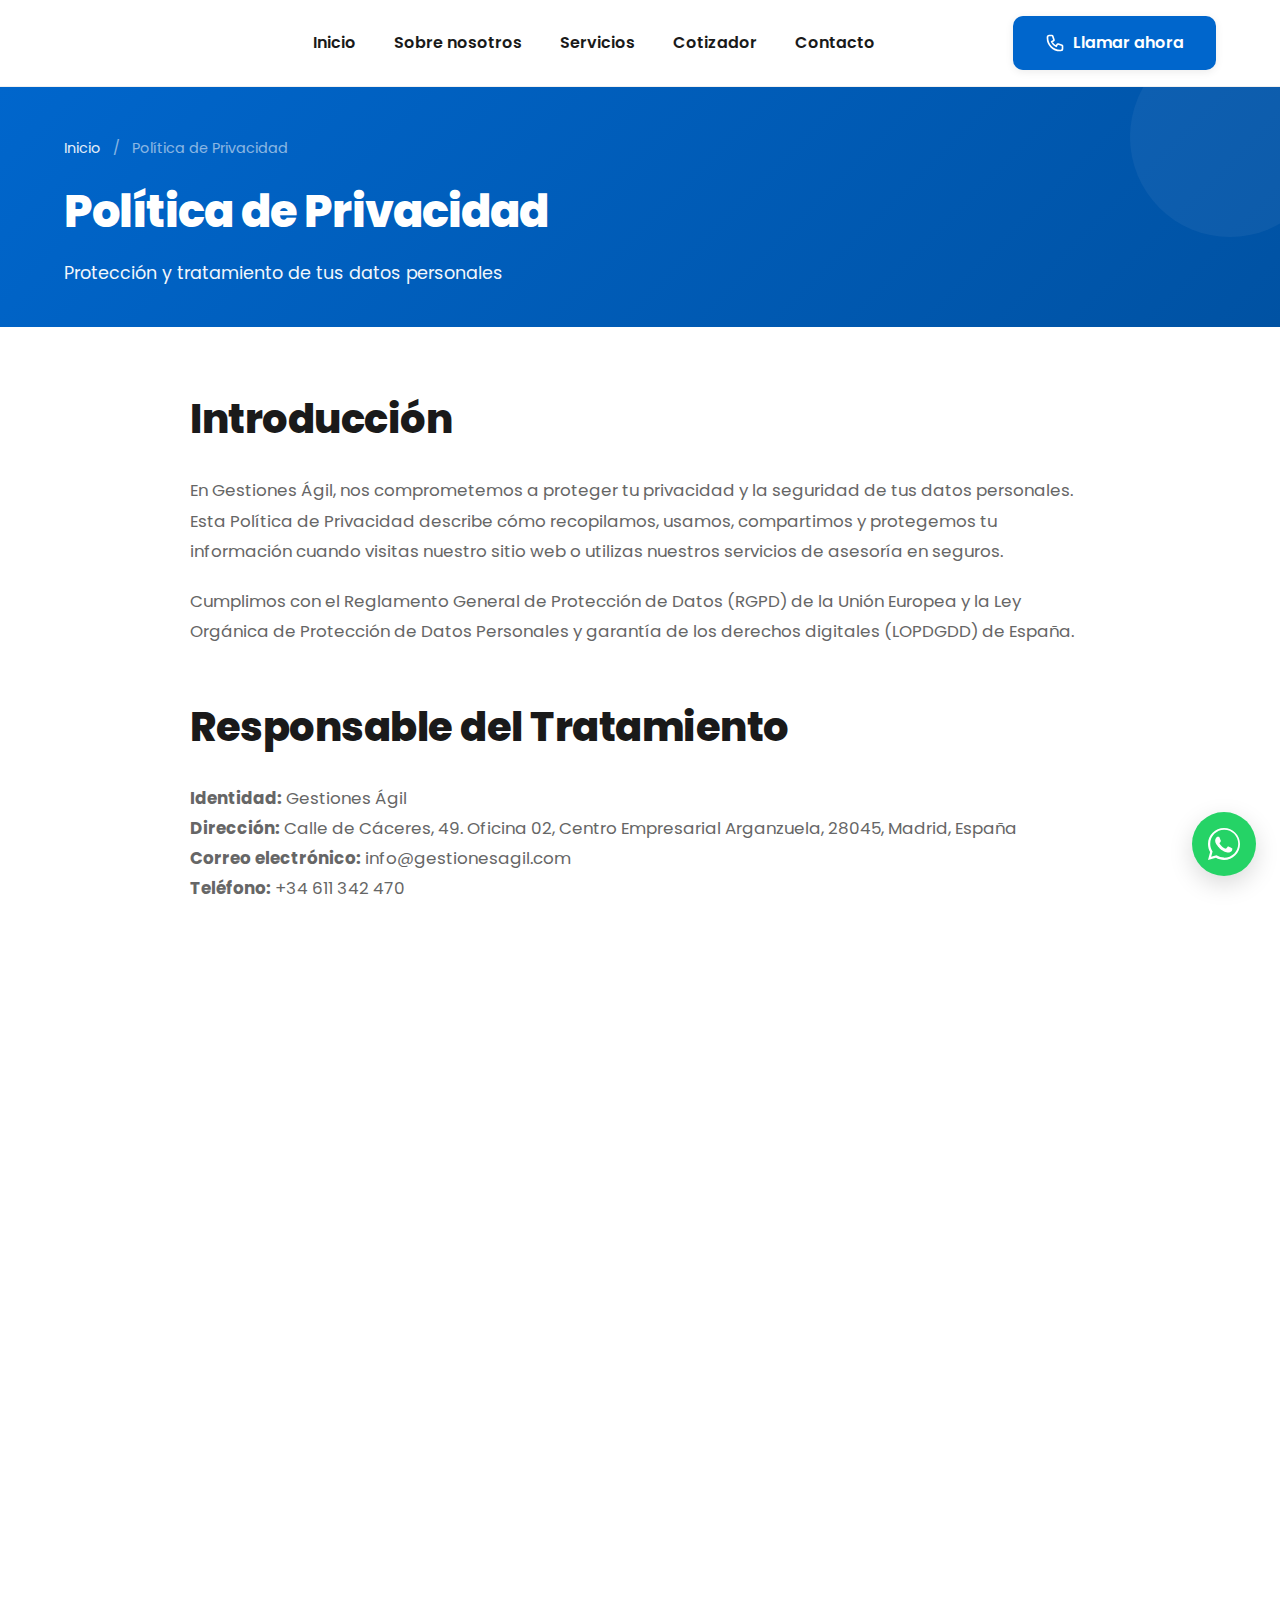
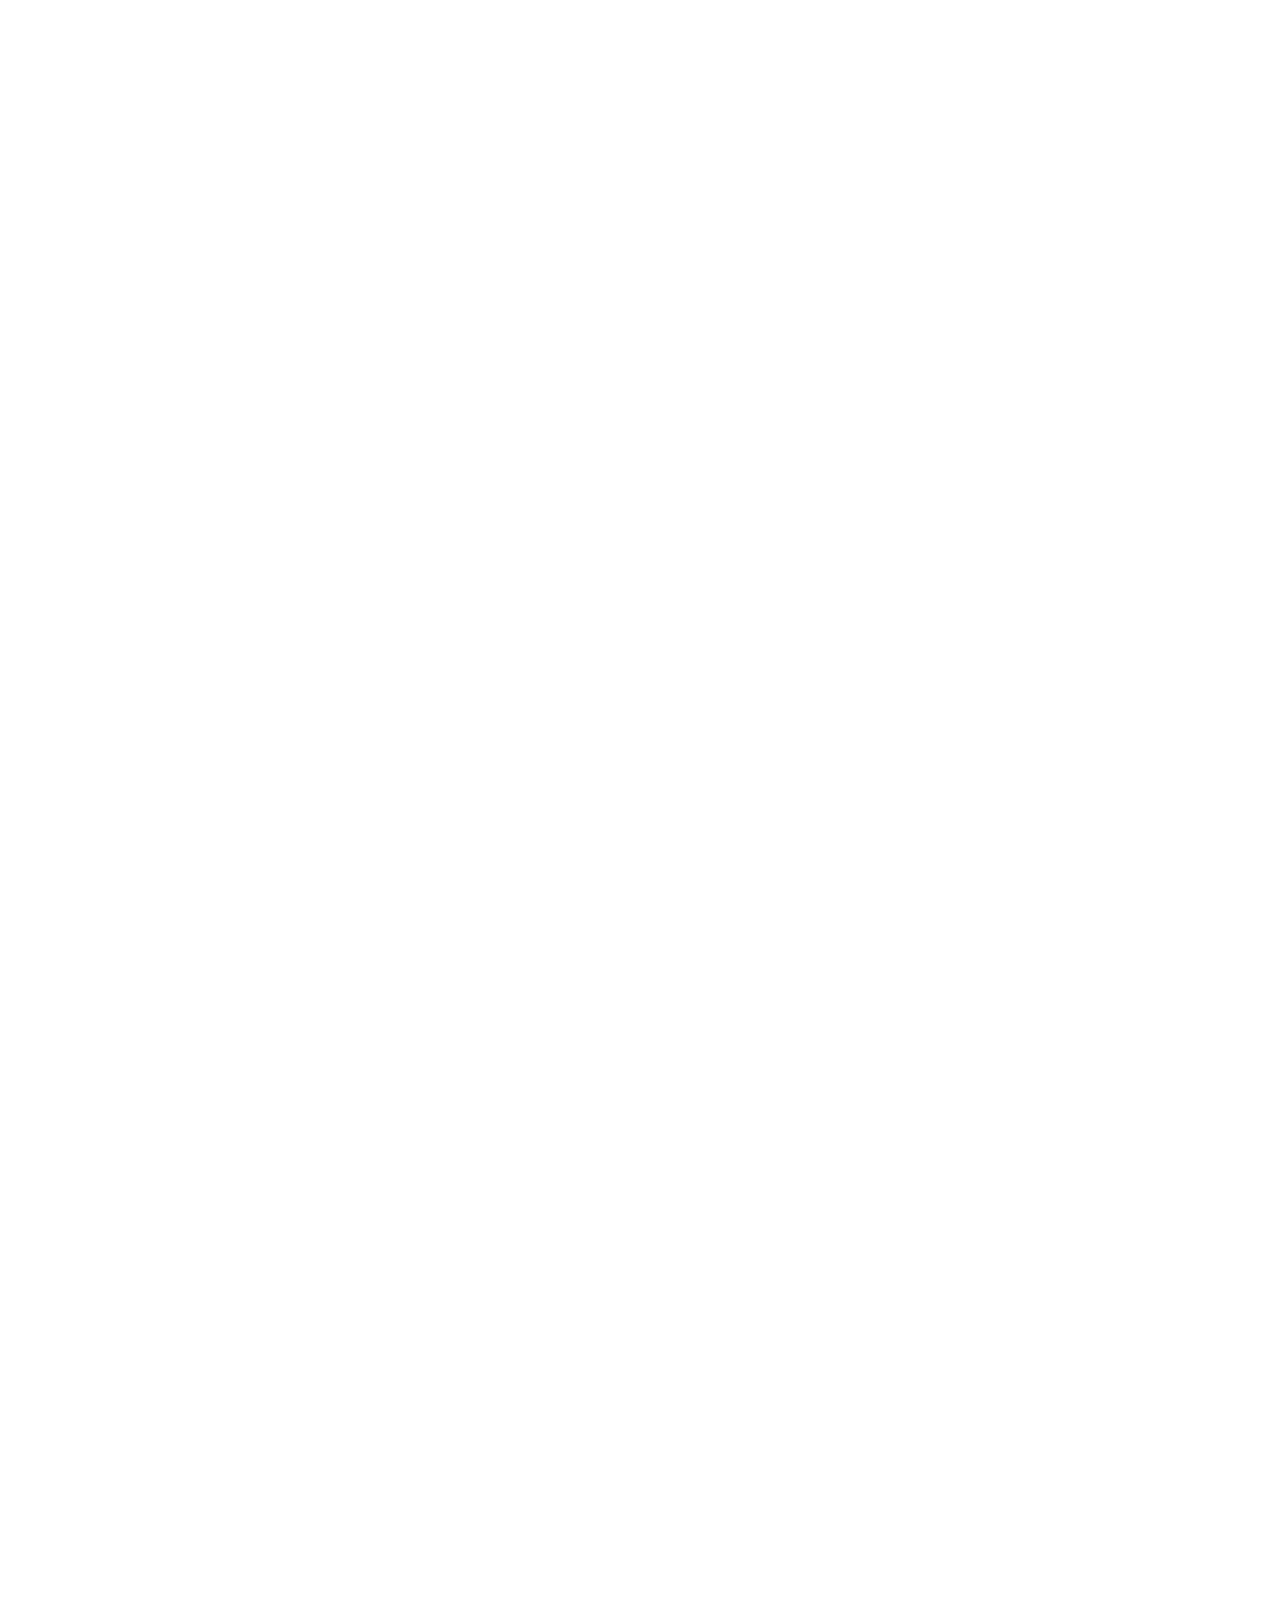
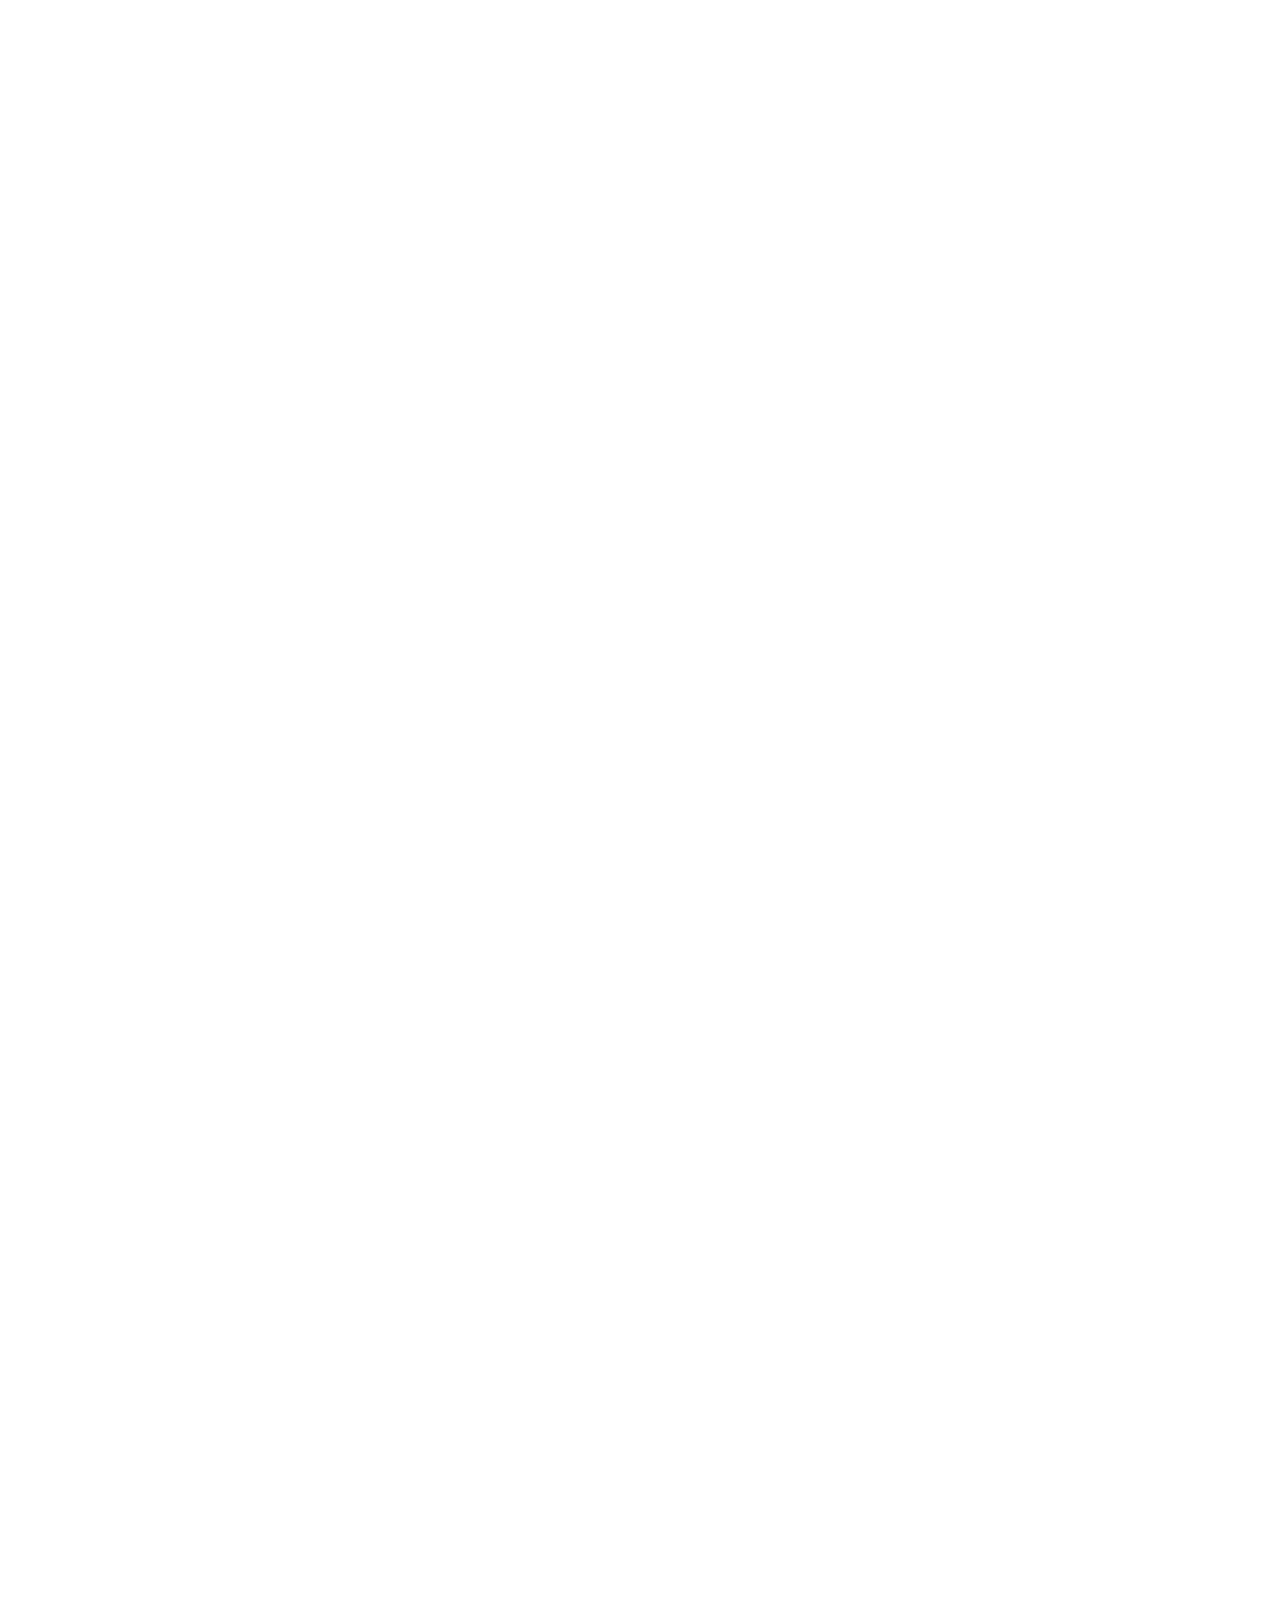
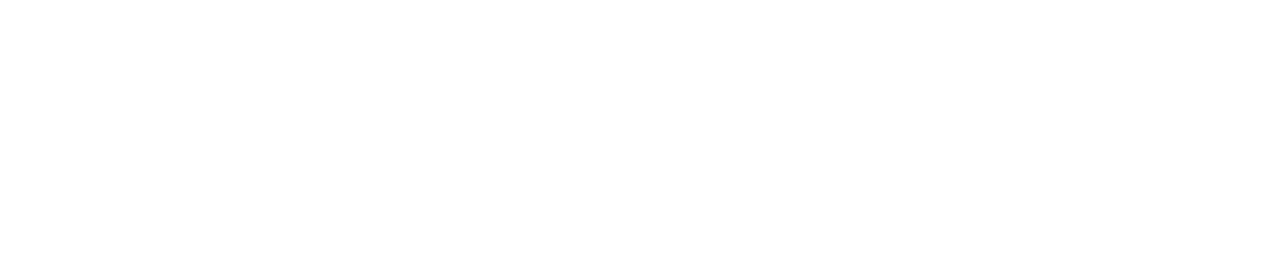
<file: privacidad.html>
<!DOCTYPE html>
<html lang="es">
<head>
    <meta charset="UTF-8" />
    <meta name="viewport" content="width=device-width, initial-scale=1.0" />
    <title>Política de Privacidad - Gestiones Ágil</title>
    <meta name="description" content="Política de Privacidad de Gestiones Ágil - Protección y tratamiento de datos personales.">
    <link href="https://fonts.googleapis.com/css2?family=Poppins:wght@300;400;600;700;800&display=swap" rel="stylesheet">
    <link rel="stylesheet" href="styles.css" />
</head>
<body>

    <!-- Header -->
    <header class="header">
        <div class="container header-content">
            <a href="index.html" class="logo" aria-label="Ir a inicio">
                <svg class="logo-icon" role="img" viewBox="0 0 24 24" xmlns="http://www.w3.org/2000/svg">
                    <title>Logo Gestiones Ágil</title>
                    <path fill="none" stroke="currentColor" stroke-linecap="round" stroke-linejoin="round" stroke-width="2" d="M9 12l2 2 4-4m5.618-4.016A11.955 11.955 0 0112 2.944a11.955 11.955 0 01-8.618 3.04A12.02 12.02 0 003 9c0 5.591 3.824 10.29 9 11.622 5.176-1.332 9-6.03 9-11.622 0-1.042-.133-2.052-.382-3.016z"></path>
                </svg>
                <h1 class="logo-text">Gestiones Ágil</h1>
            </a>
            <button class="mobile-menu-toggle" aria-label="Abrir menú">
                <span></span>
                <span></span>
                <span></span>
            </button>
            <nav class="nav" aria-label="Principal">
                <a href="index.html">Inicio</a>
                <a href="sobre-nosotros.html">Sobre nosotros</a>
                <a href="servicios.html">Servicios</a>
                <a href="cotizar.html">Cotizador</a>
                <a href="contacto.html">Contacto</a>
            </nav>
            <a href="tel:+34611342470" class="btn btn-primary header-call" aria-label="Llamar ahora">
                <svg class="icon" role="img" viewBox="0 0 24 24" xmlns="http://www.w3.org/2000/svg">
                    <title>Icono teléfono</title>
                    <path fill="none" stroke="currentColor" stroke-linecap="round" stroke-linejoin="round" stroke-width="2" d="M3 5a2 2 0 012-2h3.28a1 1 0 01.948.684l1.498 4.493a1 1 0 01-.502 1.21l-2.257 1.13a11.042 11.042 0 005.516 5.516l1.13-2.257a1 1 0 011.21-.502l4.493 1.498a1 1 0 01.684.949V19a2 2 0 01-2 2h-1C9.716 21 3 14.284 3 6V5z"></path>
                </svg>
                <span>Llamar ahora</span>
            </a>
        </div>
    </header>

    <!-- Hero Interno -->
    <section class="hero-internal">
        <div class="container">
            <div class="breadcrumb">
                <a href="index.html">Inicio</a>
                <span>/</span>
                <span>Política de Privacidad</span>
            </div>
            <h2 class="page-title">Política de Privacidad</h2>
            <p class="page-subtitle">Protección y tratamiento de tus datos personales</p>
        </div>
    </section>

    <!-- Contenido Legal -->
    <section class="section bg-white">
        <div class="container">
            <div style="max-width: 900px; margin: 0 auto;">
                
                <h3 class="section-title-left">Introducción</h3>
                <p class="text-content">
                    En Gestiones Ágil, nos comprometemos a proteger tu privacidad y la seguridad de tus datos personales. Esta Política de Privacidad describe cómo recopilamos, usamos, compartimos y protegemos tu información cuando visitas nuestro sitio web o utilizas nuestros servicios de asesoría en seguros.
                </p>
                <p class="text-content">
                    Cumplimos con el Reglamento General de Protección de Datos (RGPD) de la Unión Europea y la Ley Orgánica de Protección de Datos Personales y garantía de los derechos digitales (LOPDGDD) de España.
                </p>

                <h3 class="section-title-left" style="margin-top: 3rem;">Responsable del Tratamiento</h3>
                <p class="text-content">
                    <strong>Identidad:</strong> Gestiones Ágil<br>
                    <strong>Dirección:</strong> Calle de Cáceres, 49. Oficina 02, Centro Empresarial Arganzuela, 28045, Madrid, España<br>
                    <strong>Correo electrónico:</strong> info@gestionesagil.com<br>
                    <strong>Teléfono:</strong> +34 611 342 470
                </p>

                <h3 class="section-title-left" style="margin-top: 3rem;">Información que Recopilamos</h3>
                <p class="text-content">
                    Podemos recopilar información personal tuya de varias formas cuando interactúas con nosotros:
                </p>
                <ul style="margin-left: 2rem; color: var(--text-light); line-height: 1.8;">
                    <li><strong>Información de contacto:</strong> Nombre, apellidos, dirección de correo electrónico, número de teléfono, dirección postal y código postal.</li>
                    <li><strong>Información de identificación:</strong> DNI/NIE, fecha de nacimiento.</li>
                    <li><strong>Información de vehículos:</strong> Matrícula, marca, modelo, año de fabricación, fecha de obtención del carnet de conducir (solo cuando solicitas seguros de auto o moto).</li>
                    <li><strong>Información adicional:</strong> Cualquier otra información que nos proporciones voluntariamente a través de formularios, correos electrónicos o comunicaciones telefónicas.</li>
                    <li><strong>Datos de navegación:</strong> Dirección IP, tipo de navegador, páginas visitadas, tiempo de navegación (recopilados automáticamente mediante cookies).</li>
                </ul>

                <h3 class="section-title-left" style="margin-top: 3rem;">Cómo Usamos Tu Información</h3>
                <p class="text-content">
                    La información que recopilamos se utiliza para los siguientes fines:
                </p>
                <ul style="margin-left: 2rem; color: var(--text-light); line-height: 1.8;">
                    <li><strong>Prestación de servicios:</strong> Analizar tus necesidades de seguros, comparar ofertas de diferentes aseguradoras y presentarte las mejores opciones.</li>
                    <li><strong>Comunicación:</strong> Contactarte para responder a tus consultas, enviarte cotizaciones, confirmaciones y actualizaciones relacionadas con nuestros servicios.</li>
                    <li><strong>Gestión de pólizas:</strong> Tramitar la contratación de seguros y gestionar cualquier incidencia o siniestro.</li>
                    <li><strong>Mejora del servicio:</strong> Personalizar tu experiencia en nuestro sitio web y mejorar la calidad de nuestros servicios.</li>
                    <li><strong>Marketing:</strong> Enviarte información sobre productos, servicios, promociones y novedades (solo si has dado tu consentimiento explícito).</li>
                    <li><strong>Cumplimiento legal:</strong> Cumplir con obligaciones legales y regulatorias aplicables al sector asegurador.</li>
                </ul>

                <h3 class="section-title-left" style="margin-top: 3rem;">Base Legal para el Tratamiento</h3>
                <p class="text-content">
                    Tratamos tus datos personales en base a las siguientes bases legales:
                </p>
                <ul style="margin-left: 2rem; color: var(--text-light); line-height: 1.8;">
                    <li><strong>Ejecución de un contrato:</strong> Cuando solicitas una cotización o contratas nuestros servicios.</li>
                    <li><strong>Consentimiento:</strong> Cuando aceptas recibir comunicaciones comerciales o autorizas el tratamiento de tus datos para fines específicos.</li>
                    <li><strong>Interés legítimo:</strong> Para mejorar nuestros servicios y gestionar nuestra relación comercial contigo.</li>
                    <li><strong>Cumplimiento de obligaciones legales:</strong> Para cumplir con requisitos normativos del sector asegurador.</li>
                </ul>

                <h3 class="section-title-left" style="margin-top: 3rem;">Compartir Tu Información</h3>
                <p class="text-content">
                    No vendemos, intercambiamos ni transferimos de otra manera tus datos personales a terceros sin tu consentimiento, excepto en los siguientes casos:
                </p>
                <ul style="margin-left: 2rem; color: var(--text-light); line-height: 1.8;">
                    <li><strong>Compañías aseguradoras:</strong> Compartimos tu información con las aseguradoras que seleccionamos para obtener cotizaciones y tramitar pólizas en tu nombre.</li>
                    <li><strong>Proveedores de servicios:</strong> Podemos compartir información con proveedores que nos ayudan a operar nuestro sitio web, gestionar comunicaciones o procesar pagos, siempre bajo acuerdos de confidencialidad.</li>
                    <li><strong>Requisitos legales:</strong> Cuando sea necesario para cumplir con una orden judicial, ley aplicable o proceso legal.</li>
                </ul>
                <p class="text-content">
                    Todos los terceros con los que compartimos información están obligados a mantener la confidencialidad de tus datos y a utilizarlos únicamente para los fines específicos autorizados.
                </p>

                <h3 class="section-title-left" style="margin-top: 3rem;">Protección de Datos</h3>
                <p class="text-content">
                    Implementamos medidas técnicas y organizativas apropiadas para proteger tu información personal contra acceso no autorizado, pérdida, destrucción o alteración. Estas medidas incluyen:
                </p>
                <ul style="margin-left: 2rem; color: var(--text-light); line-height: 1.8;">
                    <li>Cifrado de datos sensibles durante la transmisión (SSL/TLS).</li>
                    <li>Acceso restringido a información personal solo para personal autorizado.</li>
                    <li>Sistemas de seguridad actualizados y monitoreo continuo.</li>
                    <li>Políticas internas de protección de datos y formación del personal.</li>
                </ul>

                <h3 class="section-title-left" style="margin-top: 3rem;">Conservación de Datos</h3>
                <p class="text-content">
                    Conservamos tu información personal durante el tiempo necesario para cumplir con los fines para los que fue recopilada, incluyendo el cumplimiento de requisitos legales, contables o de reporte. Los plazos específicos varían según el tipo de información y el propósito del tratamiento.
                </p>

                <h3 class="section-title-left" style="margin-top: 3rem;">Tus Derechos</h3>
                <p class="text-content">
                    Como titular de tus datos personales, tienes los siguientes derechos:
                </p>
                <ul style="margin-left: 2rem; color: var(--text-light); line-height: 1.8;">
                    <li><strong>Derecho de acceso:</strong> Solicitar información sobre los datos que tenemos sobre ti.</li>
                    <li><strong>Derecho de rectificación:</strong> Corregir datos inexactos o incompletos.</li>
                    <li><strong>Derecho de supresión:</strong> Solicitar la eliminación de tus datos personales.</li>
                    <li><strong>Derecho de oposición:</strong> Oponerte al tratamiento de tus datos en determinadas circunstancias.</li>
                    <li><strong>Derecho de limitación:</strong> Solicitar la limitación del tratamiento de tus datos.</li>
                    <li><strong>Derecho de portabilidad:</strong> Recibir tus datos en un formato estructurado y transferirlos a otro responsable.</li>
                    <li><strong>Derecho a retirar el consentimiento:</strong> Retirar el consentimiento en cualquier momento cuando el tratamiento se base en él.</li>
                </ul>
                <p class="text-content">
                    Para ejercer cualquiera de estos derechos, puedes contactarnos en info@gestionesagil.com o en nuestra dirección postal. También tienes derecho a presentar una reclamación ante la Agencia Española de Protección de Datos (www.aepd.es).
                </p>

                <h3 class="section-title-left" style="margin-top: 3rem;">Cookies</h3>
                <p class="text-content">
                    Utilizamos cookies y tecnologías similares para mejorar tu experiencia en nuestro sitio web, analizar el tráfico y personalizar el contenido. Puedes configurar tu navegador para rechazar cookies, aunque esto puede afectar la funcionalidad del sitio.
                </p>

                <h3 class="section-title-left" style="margin-top: 3rem;">Enlaces a Sitios de Terceros</h3>
                <p class="text-content">
                    Nuestro sitio web puede contener enlaces a sitios de terceros. No somos responsables de las políticas de privacidad de estos sitios externos. Te recomendamos leer sus políticas antes de proporcionar información personal.
                </p>

                <h3 class="section-title-left" style="margin-top: 3rem;">Cambios a Esta Política</h3>
                <p class="text-content">
                    Nos reservamos el derecho de actualizar esta Política de Privacidad periódicamente. Te notificaremos sobre cambios significativos mediante un aviso destacado en nuestro sitio web o por correo electrónico. La fecha de la última actualización se indica al final de este documento.
                </p>

                <h3 class="section-title-left" style="margin-top: 3rem;">Contacto</h3>
                <p class="text-content">
                    Si tienes preguntas, inquietudes o deseas ejercer tus derechos relacionados con esta Política de Privacidad, por favor contáctanos:
                </p>
                <ul style="margin-left: 2rem; color: var(--text-light); line-height: 1.8;">
                    <li><strong>Email:</strong> info@gestionesagil.com</li>
                    <li><strong>Teléfono:</strong> +34 611 342 470</li>
                    <li><strong>Dirección:</strong> Calle de Cáceres, 49. Oficina 02, Centro Empresarial Arganzuela, 28045, Madrid, España</li>
                </ul>

                <p class="text-content" style="margin-top: 3rem; font-style: italic; color: var(--text-light);">
                    Última actualización: Diciembre 2024
                </p>

            </div>
        </div>
    </section>

    <!-- Footer -->
    <footer class="footer">
        <div class="container footer-grid">
            <div class="footer-col">
                <div class="footer-logo">
                    <span class="footer-brand">Gestiones Ágil</span>
                </div>
                <p>Tu asesor de confianza para todo tipo de seguros.</p>
            </div>

            <div class="footer-col">
                <h4>Contacto</h4>
                <p>📞 +34 611 342 470</p>
                <p>✉️ info@gestionesagil.com</p>
            </div>

            <div class="footer-col">
                <h4>Horario</h4>
                <p>Lunes - Viernes: 9:00 - 18:00</p>
                <p>Sábados: 10:00 - 14:00</p>
            </div>
        </div>

        <div class="footer-bottom">
            <p>&copy; 2024 Gestiones Ágil. Todos los derechos reservados.</p>
        </div>
    </footer>

    <!-- WhatsApp floating button -->
    <a class="whatsapp-fab" href="https://wa.me/34611342470" target="_blank" rel="noopener" aria-label="Contactar por WhatsApp">
        <svg viewBox="0 0 32 32" xmlns="http://www.w3.org/2000/svg" fill="currentColor">
            <path d="M16 0c-8.837 0-16 7.163-16 16 0 2.825 0.737 5.607 2.137 8.048l-2.137 7.952 7.933-2.127c2.42 1.37 5.173 2.127 8.067 2.127 8.837 0 16-7.163 16-16s-7.163-16-16-16zM16 29.467c-2.482 0-4.908-0.646-7.07-1.87l-0.507-0.292-5.243 1.405 1.409-5.234-0.321-0.525c-1.332-2.197-2.035-4.707-2.035-7.283 0-7.72 6.28-14 14-14s14 6.28 14 14-6.28 14-14 14zM23.407 19.99c-0.422-0.211-2.496-1.232-2.883-1.372-0.385-0.141-0.665-0.211-0.946 0.21s-1.088 1.372-1.334 1.653c-0.245 0.281-0.491 0.316-0.913 0.105s-1.78-0.656-3.388-2.091c-1.253-1.117-2.1-2.496-2.345-2.918s-0.026-0.649 0.185-0.859c0.189-0.189 0.422-0.491 0.633-0.737s0.281-0.422 0.422-0.702c0.14-0.281 0.070-0.526-0.035-0.737s-0.946-2.278-1.297-3.122c-0.341-0.821-0.687-0.71-0.946-0.723-0.245-0.012-0.526-0.015-0.807-0.015s-0.737 0.105-1.123 0.526c-0.386 0.422-1.476 1.443-1.476 3.520s1.511 4.083 1.722 4.364c0.211 0.281 2.98 4.549 7.217 6.38 1.008 0.435 1.795 0.696 2.409 0.891 1.018 0.326 1.945 0.28 2.678 0.17 0.817-0.122 2.496-1.021 2.848-2.007s0.351-1.832 0.246-2.007c-0.105-0.176-0.386-0.281-0.807-0.491z"/>
        </svg>
    </a>

    <script src="script.js"></script>

</body>
</html>
</file>
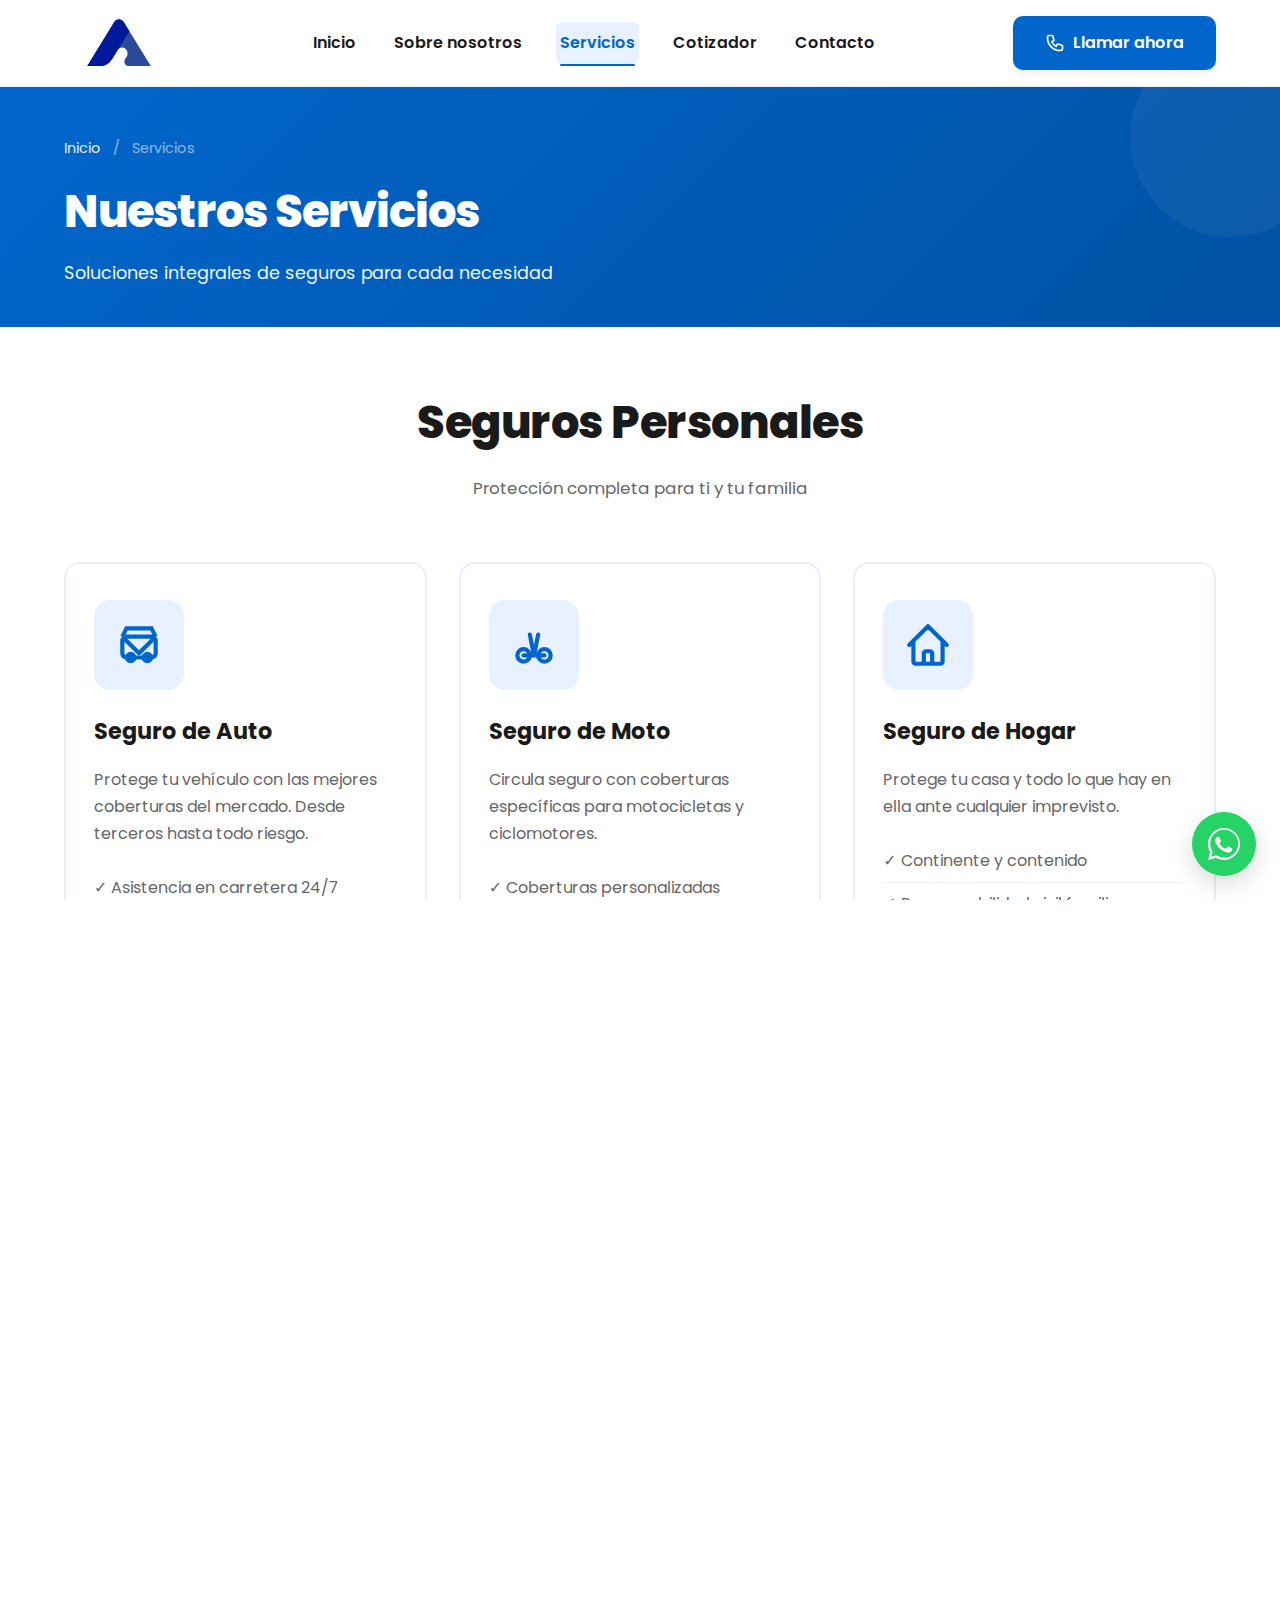
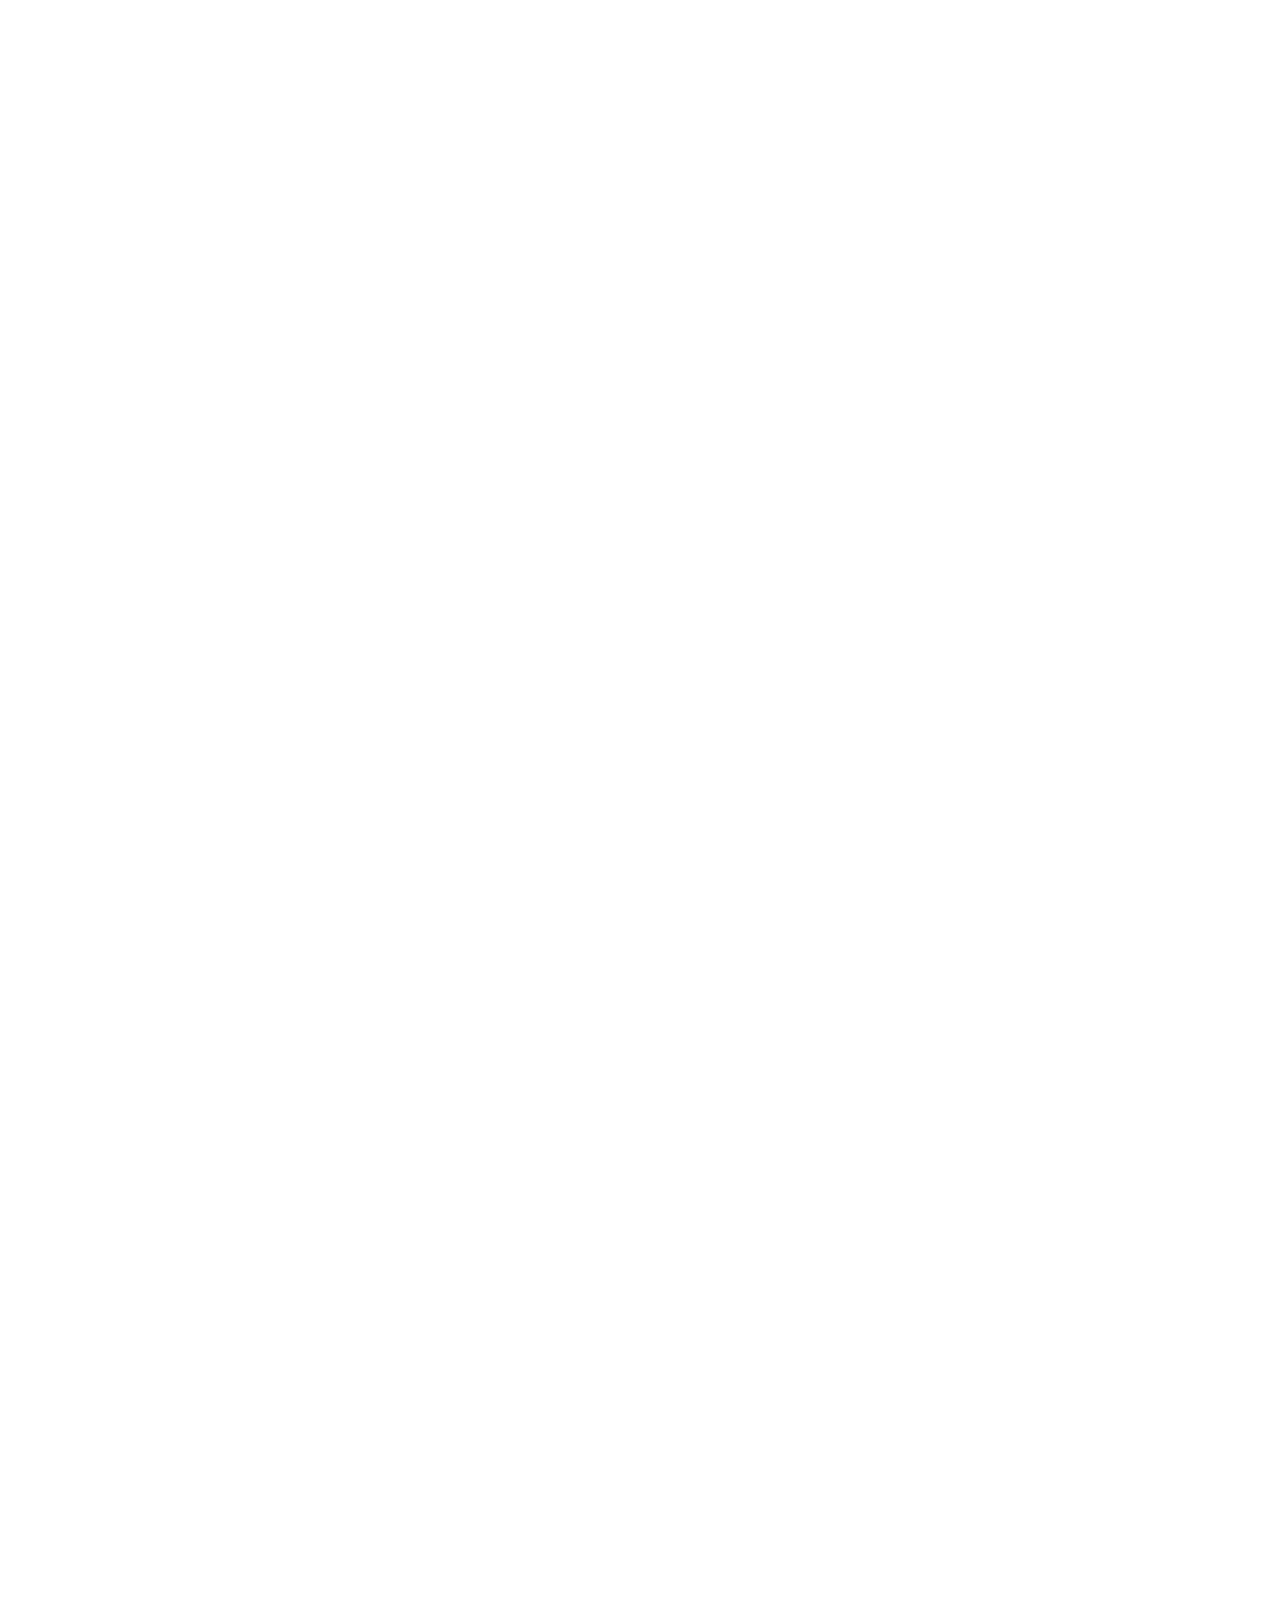
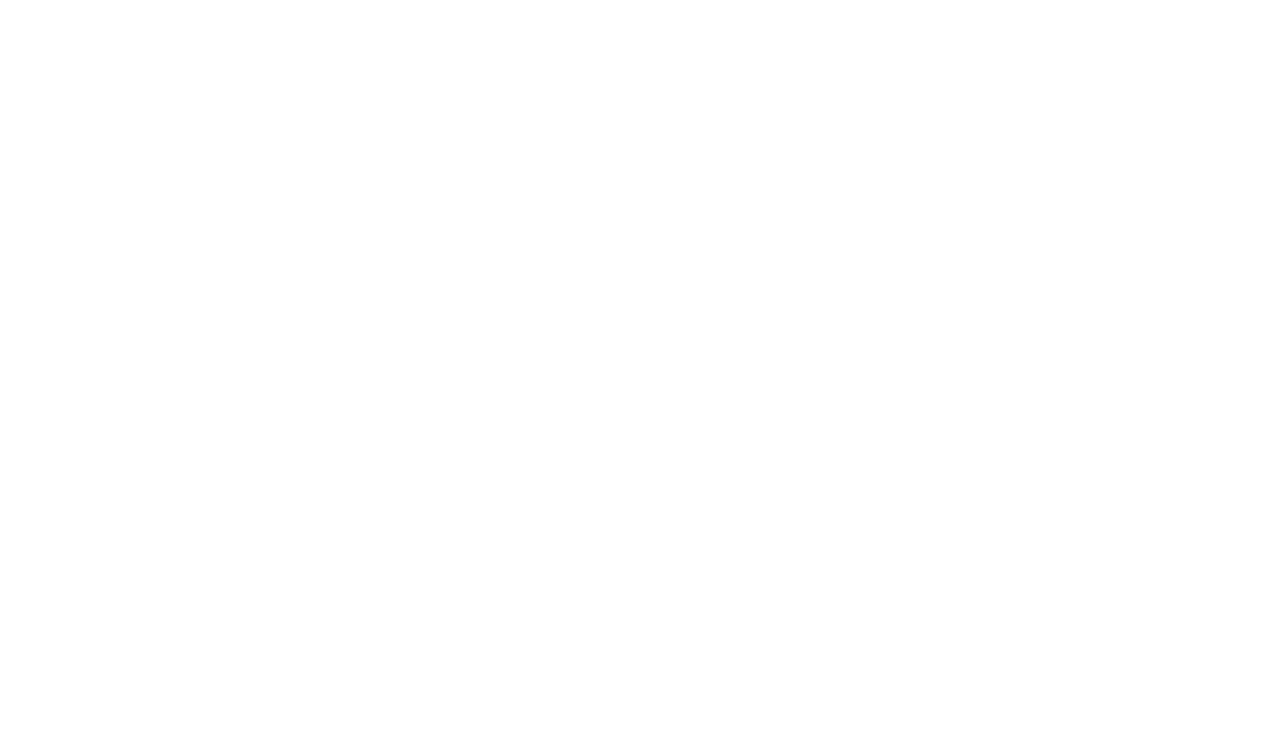
<file: servicios.html>
<!DOCTYPE html>
<html lang="es">
<head>
    
    <script async src="https://www.googletagmanager.com/gtag/js?id=G-SRLXDVCW5Z"></script>
    <script>
      window.dataLayer = window.dataLayer || [];
      function gtag(){dataLayer.push(arguments);}
      gtag('js', new Date());
      gtag('config', 'G-SRLXDVCW5Z');
    </script>

    <meta charset="UTF-8" />
    <meta name="viewport" content="width=device-width, initial-scale=1.0" />
    <title>Servicios de Seguros - Gestiones Ágil | Auto, Hogar, Vida, Salud</title>
    <meta name="description" content="Servicios de seguros en Madrid: auto, moto, hogar, vida, salud y empresariales. Protección completa para ti y tu familia. Cotización gratuita en 24h.">
    
    <meta property="og:type" content="website">
    <meta property="og:url" content="https://www.gestionesagil.com/servicios.html">
    <meta property="og:title" content="Servicios de Seguros - Gestiones Ágil">
    <meta property="og:description" content="Auto, Moto, Hogar, Salud y Seguros para Empresas.">
    <meta property="og:image" content="https://placehold.co/1200x630/0066cc/ffffff?text=Servicios">

    <link href="https://fonts.googleapis.com/css2?family=Poppins:wght@300;400;600;700;800&display=swap" rel="stylesheet">
    <link rel="stylesheet" href="styles.css" />
</head>
<body>

    <header class="header">
        <div class="container header-content">
            <a href="index.html" class="logo" aria-label="Ir a inicio">
                 <img src="Logo-Pagina-web.png" alt="Logo Gestiones Ágil" class="logo-image" />
                    <path fill="none" stroke="currentColor" stroke-linecap="round" stroke-linejoin="round" stroke-width="2" d="M9 12l2 2 4-4m5.618-4.016A11.955 11.955 0 0112 2.944a11.955 11.955 0 01-8.618 3.04A12.02 12.02 0 003 9c0 5.591 3.824 10.29 9 11.622 5.176-1.332 9-6.03 9-11.622 0-1.042-.133-2.052-.382-3.016z"></path>
                </svg>
                
            </a>
            <button class="mobile-menu-toggle" onclick="toggleMenu()" aria-label="Abrir menú">
                <span></span>
                <span></span>
                <span></span>
            </button>
            <nav class="nav" id="mainNav" aria-label="Principal">
                <a href="index.html">Inicio</a>
                <a href="sobre-nosotros.html">Sobre nosotros</a>
                <a href="servicios.html" class="active">Servicios</a>
                <a href="cotizar.html">Cotizador</a>
                <a href="contacto.html">Contacto</a>
            </nav>
            <a href="tel:+34611342470" class="btn btn-primary header-call" aria-label="Llamar ahora">
                <svg class="icon" role="img" viewBox="0 0 24 24" xmlns="http://www.w3.org/2000/svg">
                    <title>Icono teléfono</title>
                    <path fill="none" stroke="currentColor" stroke-linecap="round" stroke-linejoin="round" stroke-width="2" d="M3 5a2 2 0 012-2h3.28a1 1 0 01.948.684l1.498 4.493a1 1 0 01-.502 1.21l-2.257 1.13a11.042 11.042 0 005.516 5.516l1.13-2.257a1 1 0 011.21-.502l4.493 1.498a1 1 0 01.684.949V19a2 2 0 01-2 2h-1C9.716 21 3 14.284 3 6V5z"></path>
                </svg>
                <span>Llamar ahora</span>
            </a>
        </div>
    </header>

    <section class="hero-internal">
        <div class="container">
            <div class="breadcrumb">
                <a href="index.html">Inicio</a>
                <span>/</span>
                <span>Servicios</span>
            </div>
            <h2 class="page-title">Nuestros Servicios</h2>
            <p class="page-subtitle">Soluciones integrales de seguros para cada necesidad</p>
        </div>
    </section>

    <section class="section bg-white">
        <div class="container">
            <div class="section-header">
                <h3 class="section-title">Seguros Personales</h3>
                <p class="section-subtitle">Protección completa para ti y tu familia</p>
            </div>

            <div class="services-grid">
                <div class="service-card">
                    <div class="service-icon">
                        <svg class="icon-xl" fill="none" stroke="currentColor" viewBox="0 0 24 24">
                            <path stroke-linecap="round" stroke-linejoin="round" stroke-width="2" d="M19 9l-7 7-7-7"></path>
                            <rect x="4" y="8" width="16" height="10" rx="2" stroke="currentColor" stroke-width="2" fill="none"/>
                            <circle cx="8" cy="18" r="2" fill="currentColor"/>
                            <circle cx="16" cy="18" r="2" fill="currentColor"/>
                            <path d="M4 8L6 4h12l2 4" stroke="currentColor" stroke-width="2" fill="none"/>
                        </svg>
                    </div>
                    <h4 class="service-title">Seguro de Auto</h4>
                    <p class="service-description">
                        Protege tu vehículo con las mejores coberturas del mercado. Desde terceros hasta todo riesgo.
                    </p>
                    <ul class="service-features">
                        <li>✓ Asistencia en carretera 24/7</li>
                        <li>✓ Coche de sustitución</li>
                        <li>✓ Defensa jurídica incluida</li>
                        <li>✓ Cobertura en toda Europa</li>
                    </ul>
                    <a href="cotizar.html" class="btn btn-outline">Cotizar ahora</a>
                </div>

                <div class="service-card">
                    <div class="service-icon">
                        <svg class="icon-xl" fill="none" stroke="currentColor" viewBox="0 0 24 24">
                            <circle cx="7" cy="17" r="3" stroke-width="2"/>
                            <circle cx="17" cy="17" r="3" stroke-width="2"/>
                            <path d="M7 17h10M10 7l2 10M14 7l-2 10" stroke-width="2" stroke-linecap="round"/>
                        </svg>
                    </div>
                    <h4 class="service-title">Seguro de Moto</h4>
                    <p class="service-description">
                        Circula seguro con coberturas específicas para motocicletas y ciclomotores.
                    </p>
                    <ul class="service-features">
                        <li>✓ Coberturas personalizadas</li>
                        <li>✓ Accesorios y equipamiento</li>
                        <li>✓ Asistencia especializada</li>
                        <li>✓ Precio competitivo</li>
                    </ul>
                    <a href="cotizar.html" class="btn btn-outline">Cotizar ahora</a>
                </div>

                <div class="service-card">
                    <div class="service-icon">
                        <svg class="icon-xl" fill="none" stroke="currentColor" viewBox="0 0 24 24">
                            <path stroke-linecap="round" stroke-linejoin="round" stroke-width="2" d="M3 12l2-2m0 0l7-7 7 7M5 10v10a1 1 0 001 1h3m10-11l2 2m-2-2v10a1 1 0 01-1 1h-3m-6 0a1 1 0 001-1v-4a1 1 0 011-1h2a1 1 0 011 1v4a1 1 0 001 1m-6 0h6"></path>
                        </svg>
                    </div>
                    <h4 class="service-title">Seguro de Hogar</h4>
                    <p class="service-description">
                        Protege tu casa y todo lo que hay en ella ante cualquier imprevisto.
                    </p>
                    <ul class="service-features">
                        <li>✓ Continente y contenido</li>
                        <li>✓ Responsabilidad civil familiar</li>
                        <li>✓ Asistencia en el hogar</li>
                        <li>✓ Robo y daños por agua</li>
                    </ul>
                    <a href="cotizar.html" class="btn btn-outline">Cotizar ahora</a>
                </div>

                <div class="service-card">
                    <div class="service-icon">
                        <svg class="icon-xl" fill="none" stroke="currentColor" viewBox="0 0 24 24">
                            <path stroke-linecap="round" stroke-linejoin="round" stroke-width="2" d="M4.318 6.318a4.5 4.5 0 000 6.364L12 20.364l7.682-7.682a4.5 4.5 0 00-6.364-6.364L12 7.636l-1.318-1.318a4.5 4.5 0 00-6.364 0z"></path>
                        </svg>
                    </div>
                    <h4 class="service-title">Seguro de Vida</h4>
                    <p class="service-description">
                        Garantiza el futuro de los tuyos con la mejor protección económica.
                    </p>
                    <ul class="service-features">
                        <li>✓ Capitales flexibles</li>
                        <li>✓ Invalidez permanente</li>
                        <li>✓ Enfermedades graves</li>
                        <li>✓ Asesoramiento personalizado</li>
                    </ul>
                    <a href="cotizar.html" class="btn btn-outline">Cotizar ahora</a>
                </div>

                <div class="service-card">
                    <div class="service-icon">
                        <svg class="icon-xl" fill="none" stroke="currentColor" viewBox="0 0 24 24">
                            <path stroke-linecap="round" stroke-linejoin="round" stroke-width="2" d="M9 12h6m-6 4h6m2 5H7a2 2 0 01-2-2V5a2 2 0 012-2h5.586a1 1 0 01.707.293l5.414 5.414a1 1 0 01.293.707V19a2 2 0 01-2 2z"></path>
                        </svg>
                    </div>
                    <h4 class="service-title">Seguro de Salud</h4>
                    <p class="service-description">
                        Accede a la mejor atención médica privada sin listas de espera.
                    </p>
                    <ul class="service-features">
                        <li>✓ Cuadro médico amplio</li>
                        <li>✓ Sin copagos ni carencias</li>
                        <li>✓ Medicina especializada</li>
                        <li>✓ Incluye dental y óptica</li>
                    </ul>
                    <a href="cotizar.html" class="btn btn-outline">Cotizar ahora</a>
                </div>

                <div class="service-card">
                    <div class="service-icon">
                        <svg class="icon-xl" fill="none" stroke="currentColor" viewBox="0 0 24 24">
                            <path stroke-linecap="round" stroke-linejoin="round" stroke-width="2" d="M9 12l2 2 4-4m5.618-4.016A11.955 11.955 0 0112 2.944a11.955 11.955 0 01-8.618 3.04A12.02 12.02 0 003 9c0 5.591 3.824 10.29 9 11.622 5.176-1.332 9-6.03 9-11.622 0-1.042-.133-2.052-.382-3.016z"></path>
                        </svg>
                    </div>
                    <h4 class="service-title">Responsabilidad Civil</h4>
                    <p class="service-description">
                        Protección ante daños causados a terceros en tu vida personal o profesional.
                    </p>
                    <ul class="service-features">
                        <li>✓ RC familiar</li>
                        <li>✓ RC profesional</li>
                        <li>✓ Defensa jurídica</li>
                        <li>✓ Capitales elevados</li>
                    </ul>
                    <a href="cotizar.html" class="btn btn-outline">Cotizar ahora</a>
                </div>
            </div>
        </div>
    </section>

    <section class="section bg-gradient">
        <div class="container">
            <div class="section-header">
                <h3 class="section-title">Seguros Empresariales</h3>
                <p class="section-subtitle">Protección integral para tu negocio</p>
            </div>

            <div class="business-services">
                <div class="business-card">
                    <div class="business-icon">
                        <svg class="icon-large" fill="none" stroke="currentColor" viewBox="0 0 24 24">
                            <path stroke-linecap="round" stroke-linejoin="round" stroke-width="2" d="M19 21V5a2 2 0 00-2-2H7a2 2 0 00-2 2v16m14 0h2m-2 0h-5m-9 0H3m2 0h5M9 7h1m-1 4h1m4-4h1m-1 4h1m-5 10v-5a1 1 0 011-1h2a1 1 0 011 1v5m-4 0h4"></path>
                        </svg>
                    </div>
                    <h4>Multi-riesgo Comercio</h4>
                    <p>Protección completa para tu local comercial, oficina o negocio.</p>
                </div>

                <div class="business-card">
                    <div class="business-icon">
                        <svg class="icon-large" fill="none" stroke="currentColor" viewBox="0 0 24 24">
                            <path stroke-linecap="round" stroke-linejoin="round" stroke-width="2" d="M17 20h5v-2a3 3 0 00-5.356-1.857M17 20H7m10 0v-2c0-.656-.126-1.283-.356-1.857M7 20H2v-2a3 3 0 015.356-1.857M7 20v-2c0-.656.126-1.283.356-1.857m0 0a5.002 5.002 0 019.288 0M15 7a3 3 0 11-6 0 3 3 0 016 0zm6 3a2 2 0 11-4 0 2 2 0 014 0zM7 10a2 2 0 11-4 0 2 2 0 014 0z"></path>
                        </svg>
                    </div>
                    <h4>Accidentes Laborales</h4>
                    <p>Cumple con la normativa y protege a tus empleados.</p>
                </div>

                <div class="business-card">
                    <div class="business-icon">
                        <svg class="icon-large" fill="none" stroke="currentColor" viewBox="0 0 24 24">
                            <path stroke-linecap="round" stroke-linejoin="round" stroke-width="2" d="M9 3v2m6-2v2M9 19v2m6-2v2M5 9H3m2 6H3m18-6h-2m2 6h-2M7 19h10a2 2 0 002-2V7a2 2 0 00-2-2H7a2 2 0 00-2 2v10a2 2 0 002 2zM9 9h6v6H9V9z"></path>
                        </svg>
                    </div>
                    <h4>Ciberseguridad</h4>
                    <p>Protección ante ataques informáticos y pérdida de datos.</p>
                </div>

                <div class="business-card">
                    <div class="business-icon">
                        <svg class="icon-large" fill="none" stroke="currentColor" viewBox="0 0 24 24">
                            <path stroke-linecap="round" stroke-linejoin="round" stroke-width="2" d="M12 8c-1.657 0-3 .895-3 2s1.343 2 3 2 3 .895 3 2-1.343 2-3 2m0-8c1.11 0 2.08.402 2.599 1M12 8V7m0 1v8m0 0v1m0-1c-1.11 0-2.08-.402-2.599-1M21 12a9 9 0 11-18 0 9 9 0 0118 0z"></path>
                        </svg>
                    </div>
                    <h4>RC Profesional</h4>
                    <p>Cobertura específica según tu actividad profesional.</p>
                </div>

                <div class="business-card">
                    <div class="business-icon">
                        <svg class="icon-large" fill="none" stroke="currentColor" viewBox="0 0 24 24">
                            <path stroke-linecap="round" stroke-linejoin="round" stroke-width="2" d="M8 7v8a2 2 0 002 2h6M8 7V5a2 2 0 012-2h4.586a1 1 0 01.707.293l4.414 4.414a1 1 0 01.293.707V15a2 2 0 01-2 2h-2M8 7H6a2 2 0 00-2 2v10a2 2 0 002 2h8a2 2 0 002-2v-2"></path>
                        </svg>
                    </div>
                    <h4>D&O (Directivos)</h4>
                    <p>Protección para administradores y directivos de empresas.</p>
                </div>

                <div class="business-card">
                    <div class="business-icon">
                        <svg class="icon-large" fill="none" stroke="currentColor" viewBox="0 0 24 24">
                            <path stroke-linecap="round" stroke-linejoin="round" stroke-width="2" d="M9 12l2 2 4-4m5.618-4.016A11.955 11.955 0 0112 2.944a11.955 11.955 0 01-8.618 3.04A12.02 12.02 0 003 9c0 5.591 3.824 10.29 9 11.622 5.176-1.332 9-6.03 9-11.622 0-1.042-.133-2.052-.382-3.016z"></path>
                        </svg>
                    </div>
                    <h4>Transporte de Mercancías</h4>
                    <p>Cobertura completa para tu flota y mercancía transportada.</p>
                </div>
            </div>
        </div>
    </section>

    <section class="section bg-white">
        <div class="container">
            <div class="section-header">
                <h3 class="section-title">¿Cómo Funciona?</h3>
                <p class="section-subtitle">Proceso simple y transparente</p>
            </div>

            <div class="process-steps">
                <div class="step-item">
                    <div class="step-number">1</div>
                    <h4 class="step-title">Solicita tu cotización</h4>
                    <p class="step-desc">Completa el formulario online o llámanos directamente.</p>
                </div>

                <div class="step-arrow">→</div>

                <div class="step-item">
                    <div class="step-number">2</div>
                    <h4 class="step-title">Analizamos opciones</h4>
                    <p class="step-desc">Comparamos las mejores ofertas del mercado para ti.</p>
                </div>

                <div class="step-arrow">→</div>

                <div class="step-item">
                    <div class="step-number">3</div>
                    <h4 class="step-title">Recibe propuestas</h4>
                    <p class="step-desc">Te presentamos las mejores opciones en menos de 24h.</p>
                </div>

                <div class="step-arrow">→</div>

                <div class="step-item">
                    <div class="step-number">4</div>
                    <h4 class="step-title">Contrata y disfruta</h4>
                    <p class="step-desc">Gestionamos todo por ti y te acompañamos siempre.</p>
                </div>
            </div>

            <div class="text-center" style="margin-top: 3rem;">
                <a href="cotizar.html" class="btn btn-large btn-gradient">
                    Comenzar ahora
                </a>
            </div>
        </div>
    </section>

    <section class="cta-section">
        <div class="container">
            <div class="cta-content">
                <h3 class="cta-title">¿Listo para proteger tu futuro?</h3>
                <p class="cta-subtitle">Contáctanos y recibe tu cotización gratuita hoy mismo.</p>

                <div class="cta-buttons">
                    <a href="https://wa.me/34611342470" class="btn btn-large btn-white">
                        WhatsApp
                    </a>
                    <a href="mailto:info@gestionesagil.com" class="btn btn-large btn-outline-white">
                        Email
                    </a>
                </div>
            </div>
        </div>
    </section>

    <footer class="footer" id="contacto">
        <div class="container footer-grid">
            <div class="footer-col">
                <div class="footer-logo">
                    <span class="footer-brand">Gestiones Ágil</span>
                </div>
                <p>Tu asesor de confianza para todo tipo de seguros.</p>
            </div>

            <div class="footer-col">
                <h4>Contacto</h4>
                <p>📞 +34 611 342 470</p>
                <p>✉️ info@gestionesagil.com</p>
            </div>

            <div class="footer-col">
                <h4>Horario</h4>
                <p>Lunes - Viernes: 9:00 - 18:00</p>
                <p>Sábados: 10:00 - 14:00</p>
            </div>
            
             <div class="footer-col">
                <h4>Legal</h4>
                <p><a href="terminos.html" style="color: rgba(255,255,255,0.7); text-decoration: none;">Términos de Servicio</a></p>
                <p><a href="privacidad.html" style="color: rgba(255,255,255,0.7); text-decoration: none;">Política de Privacidad</a></p>
            </div>
        </div>

        <div class="footer-bottom">
            <p>&copy; 2024 Gestiones Ágil. Todos los derechos reservados.</p>
        </div>
    </footer>

    <a class="whatsapp-fab" href="https://wa.me/34611342470" target="_blank" rel="noopener" aria-label="Contactar por WhatsApp">
        <svg viewBox="0 0 32 32" xmlns="http://www.w3.org/2000/svg" fill="currentColor">
            <path d="M16 0c-8.837 0-16 7.163-16 16 0 2.825 0.737 5.607 2.137 8.048l-2.137 7.952 7.933-2.127c2.42 1.37 5.173 2.127 8.067 2.127 8.837 0 16-7.163 16-16s-7.163-16-16-16zM16 29.467c-2.482 0-4.908-0.646-7.07-1.87l-0.507-0.292-5.243 1.405 1.409-5.234-0.321-0.525c-1.332-2.197-2.035-4.707-2.035-7.283 0-7.72 6.28-14 14-14s14 6.28 14 14-6.28 14-14 14zM23.407 19.99c-0.422-0.211-2.496-1.232-2.883-1.372-0.385-0.141-0.665-0.211-0.946 0.21s-1.088 1.372-1.334 1.653c-0.245 0.281-0.491 0.316-0.913 0.105s-1.78-0.656-3.388-2.091c-1.253-1.117-2.1-2.496-2.345-2.918s-0.026-0.649 0.185-0.859c0.189-0.189 0.422-0.491 0.633-0.737s0.281-0.422 0.422-0.702c0.14-0.281 0.070-0.526-0.035-0.737s-0.946-2.278-1.297-3.122c-0.341-0.821-0.687-0.71-0.946-0.723-0.245-0.012-0.526-0.015-0.807-0.015s-0.737 0.105-1.123 0.526c-0.386 0.422-1.476 1.443-1.476 3.520s1.511 4.083 1.722 4.364c0.211 0.281 2.98 4.549 7.217 6.38 1.008 0.435 1.795 0.696 2.409 0.891 1.018 0.326 1.945 0.28 2.678 0.17 0.817-0.122 2.496-1.021 2.848-2.007s0.351-1.832 0.246-2.007c-0.105-0.176-0.386-0.281-0.807-0.491z"/>
        </svg>
    </a>

    <script src="script.js"></script>

</body>
</html>
</file>
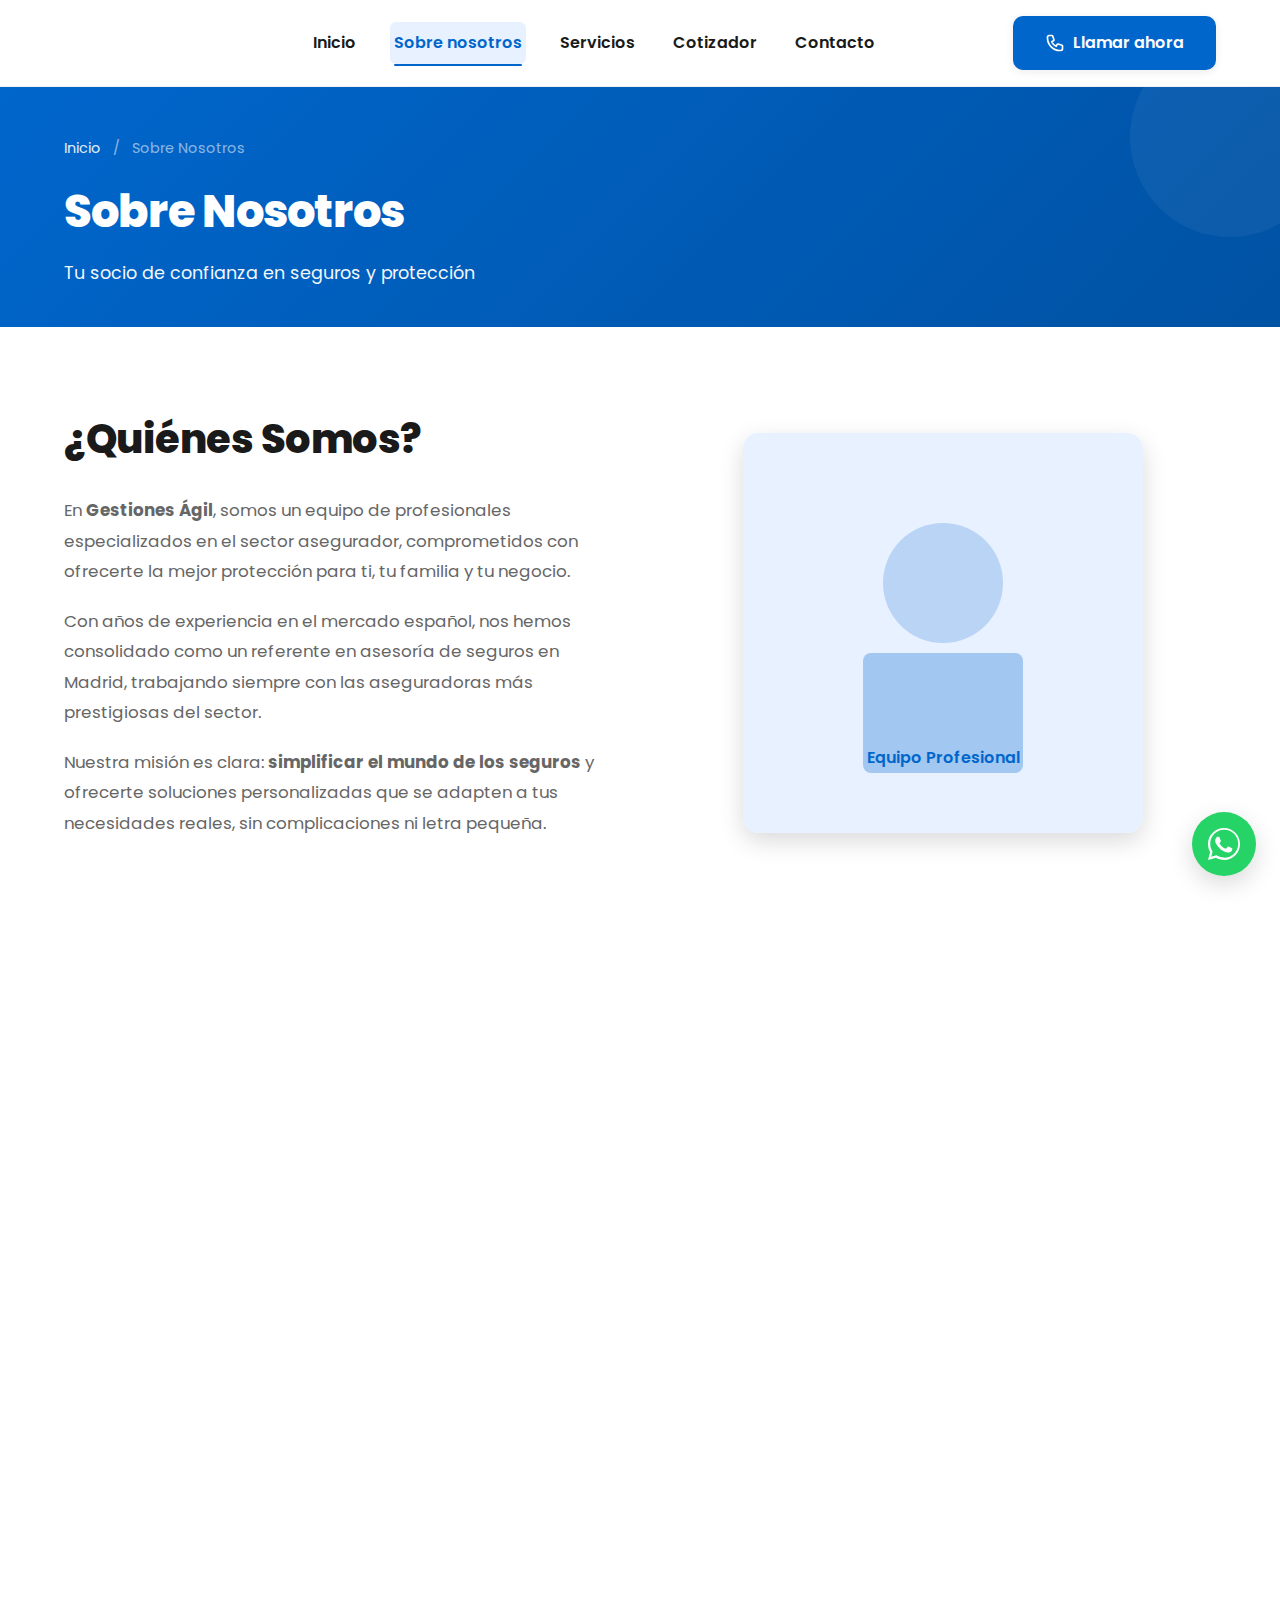
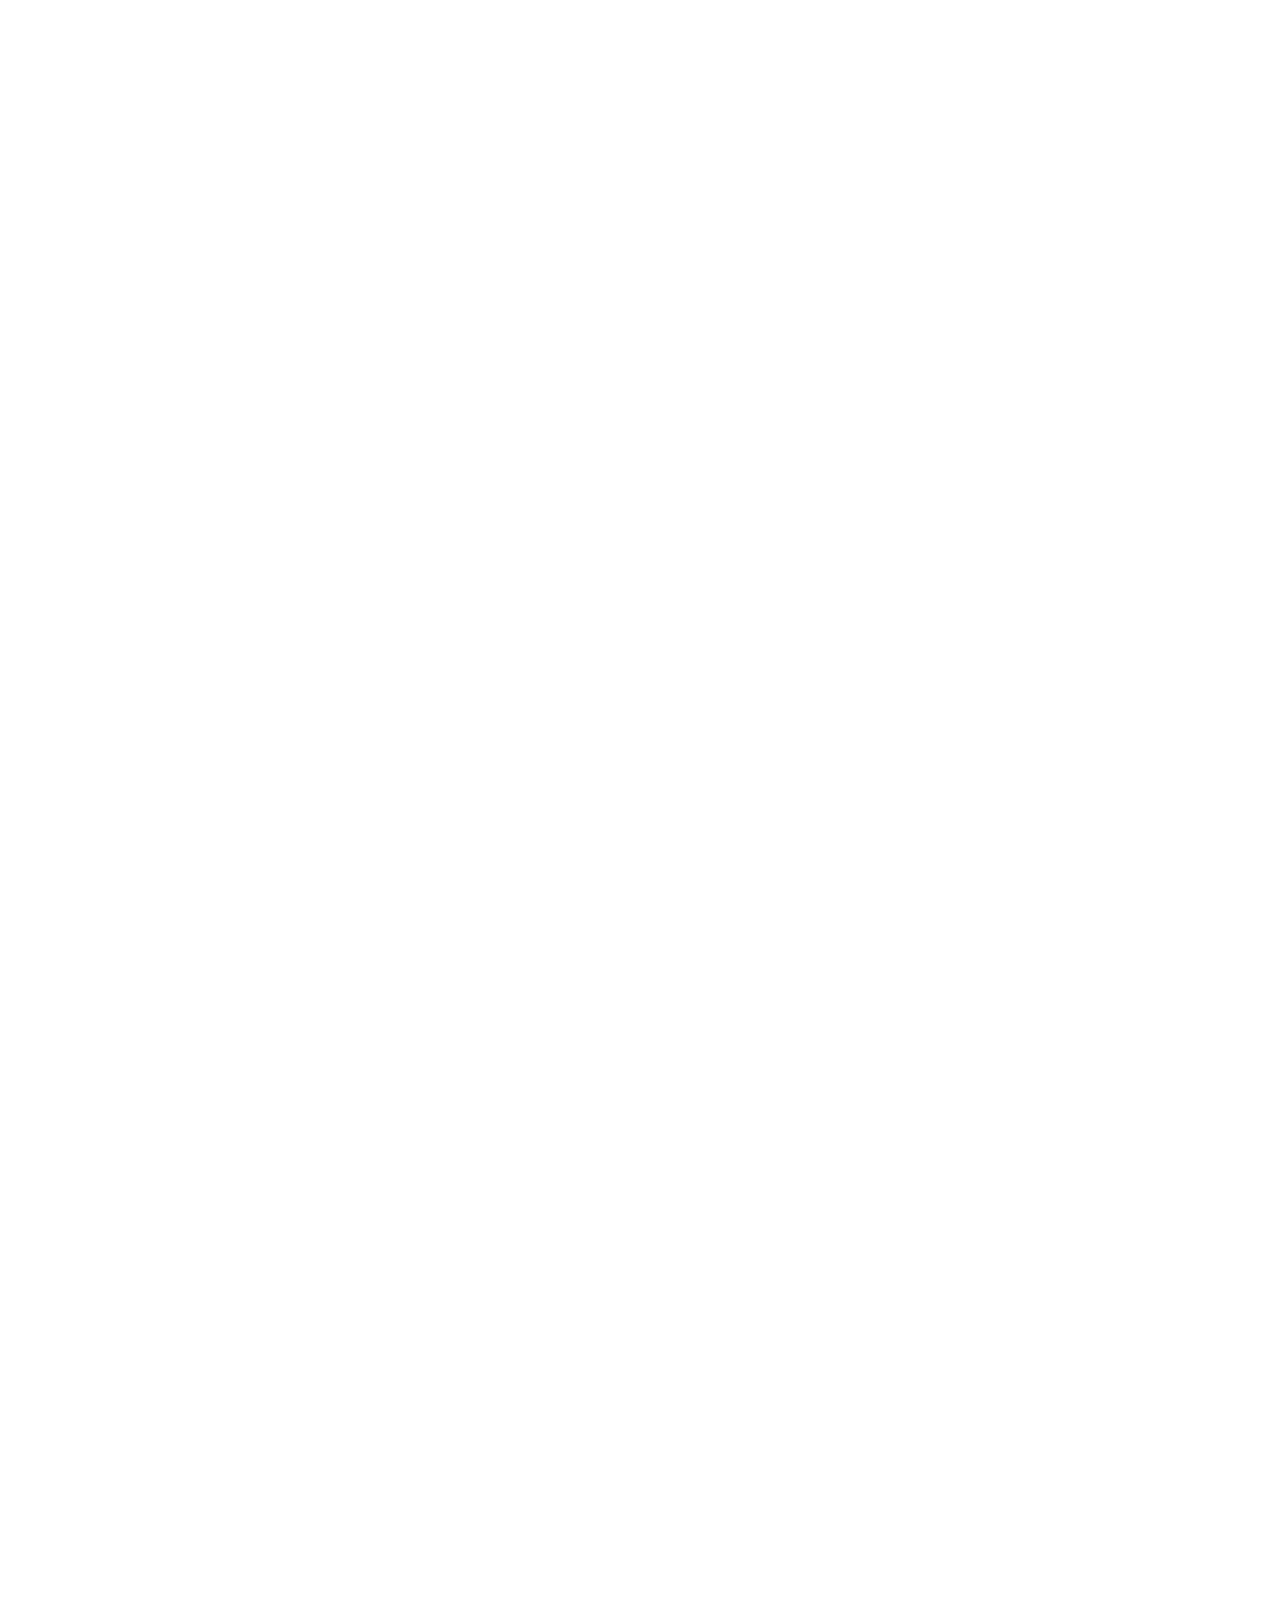
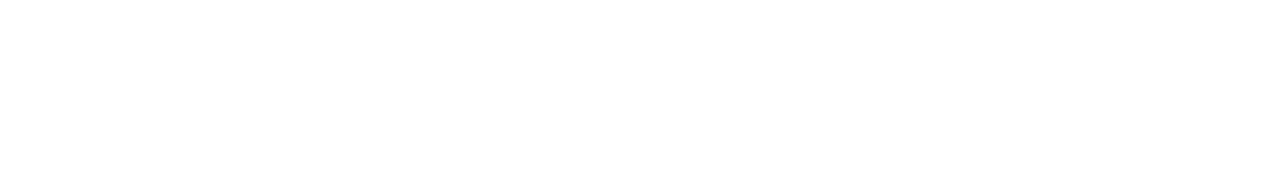
<file: sobre-nosotros.html>
<!DOCTYPE html>
<html lang="es">
<head>

    <script async src="https://www.googletagmanager.com/gtag/js?id=G-SRLXDVCW5Z"></script>
    <script>
      window.dataLayer = window.dataLayer || [];
      function gtag(){dataLayer.push(arguments);}
      gtag('js', new Date());
      gtag('config', 'G-SRLXDVCW5Z');
    </script>
    
    <meta charset="UTF-8" />
    <meta name="viewport" content="width=device-width, initial-scale=1.0" />
    <title>Sobre Nosotros - Gestiones Ágil | Tu Asesor de Seguros en Madrid</title>
    <meta name="description" content="Conoce a Gestiones Ágil, tu asesor de seguros de confianza en Madrid. Más de 5 años de experiencia, profesionalidad y compromiso con nuestros clientes.">
    <link href="https://fonts.googleapis.com/css2?family=Poppins:wght@300;400;600;700;800&display=swap" rel="stylesheet">
    <link rel="stylesheet" href="styles.css" />
</head>
<body>

    <!-- Header -->
    <header class="header">
        <div class="container header-content">
            <a href="index.html" class="logo" aria-label="Ir a inicio">
                <svg class="logo-icon" role="img" viewBox="0 0 24 24" xmlns="http://www.w3.org/2000/svg">
                    <title>Logo Gestiones Ágil</title>
                    <path fill="none" stroke="currentColor" stroke-linecap="round" stroke-linejoin="round" stroke-width="2" d="M9 12l2 2 4-4m5.618-4.016A11.955 11.955 0 0112 2.944a11.955 11.955 0 01-8.618 3.04A12.02 12.02 0 003 9c0 5.591 3.824 10.29 9 11.622 5.176-1.332 9-6.03 9-11.622 0-1.042-.133-2.052-.382-3.016z"></path>
                </svg>
                <h1 class="logo-text">Gestiones Ágil</h1>
            </a>
            <button class="mobile-menu-toggle" onclick="toggleMenu()" aria-label="Abrir menú">
                <span></span>
                <span></span>
                <span></span>
            </button>
            <nav class="nav" id="mainNav" aria-label="Principal">
                <a href="index.html">Inicio</a>
                <a href="sobre-nosotros.html" class="active">Sobre nosotros</a>
                <a href="servicios.html">Servicios</a>
                <a href="cotizar.html">Cotizador</a>
                <a href="contacto.html">Contacto</a>
            </nav>
            <a href="tel:+34611342470" class="btn btn-primary header-call" aria-label="Llamar ahora">
                <svg class="icon" role="img" viewBox="0 0 24 24" xmlns="http://www.w3.org/2000/svg">
                    <title>Icono teléfono</title>
                    <path fill="none" stroke="currentColor" stroke-linecap="round" stroke-linejoin="round" stroke-width="2" d="M3 5a2 2 0 012-2h3.28a1 1 0 01.948.684l1.498 4.493a1 1 0 01-.502 1.21l-2.257 1.13a11.042 11.042 0 005.516 5.516l1.13-2.257a1 1 0 011.21-.502l4.493 1.498a1 1 0 01.684.949V19a2 2 0 01-2 2h-1C9.716 21 3 14.284 3 6V5z"></path>
                </svg>
                <span>Llamar ahora</span>
            </a>
        </div>
    </header>

    <!-- Hero Interno -->
    <section class="hero-internal">
        <div class="container">
            <div class="breadcrumb">
                <a href="index.html">Inicio</a>
                <span>/</span>
                <span>Sobre Nosotros</span>
            </div>
            <h2 class="page-title">Sobre Nosotros</h2>
            <p class="page-subtitle">Tu socio de confianza en seguros y protección</p>
        </div>
    </section>

    <!-- Quiénes Somos -->
    <section class="section bg-white">
        <div class="container">
            <div class="two-col-section">
                <div class="col-content">
                    <h3 class="section-title-left">¿Quiénes Somos?</h3>
                    <p class="text-content">
                        En <strong>Gestiones Ágil</strong>, somos un equipo de profesionales especializados en el sector asegurador, comprometidos con ofrecerte la mejor protección para ti, tu familia y tu negocio.
                    </p>
                    <p class="text-content">
                        Con años de experiencia en el mercado español, nos hemos consolidado como un referente en asesoría de seguros en Madrid, trabajando siempre con las aseguradoras más prestigiosas del sector.
                    </p>
                    <p class="text-content">
                        Nuestra misión es clara: <strong>simplificar el mundo de los seguros</strong> y ofrecerte soluciones personalizadas que se adapten a tus necesidades reales, sin complicaciones ni letra pequeña.
                    </p>
                </div>
                <div class="col-image">
                    <div class="image-placeholder">
                        <svg viewBox="0 0 400 400" xmlns="http://www.w3.org/2000/svg">
                            <rect width="400" height="400" fill="#e8f1ff"/>
                            <circle cx="200" cy="150" r="60" fill="#0066cc" opacity="0.2"/>
                            <rect x="120" y="220" width="160" height="120" rx="8" fill="#0066cc" opacity="0.3"/>
                            <text x="200" y="330" text-anchor="middle" font-size="16" fill="#0066cc" font-weight="600">Equipo Profesional</text>
                        </svg>
                    </div>
                </div>
            </div>
        </div>
    </section>

    <!-- Nuestros Valores -->
    <section class="section bg-gradient">
        <div class="container">
            <div class="section-header">
                <h3 class="section-title">Nuestros Valores</h3>
                <p class="section-subtitle">Los principios que guían nuestro trabajo diario</p>
            </div>

            <div class="values-grid">
                <div class="value-card">
                    <div class="value-icon">
                        <svg class="icon-large" fill="none" stroke="currentColor" viewBox="0 0 24 24">
                            <path stroke-linecap="round" stroke-linejoin="round" stroke-width="2" d="M9 12l2 2 4-4m5.618-4.016A11.955 11.955 0 0112 2.944a11.955 11.955 0 01-8.618 3.04A12.02 12.02 0 003 9c0 5.591 3.824 10.29 9 11.622 5.176-1.332 9-6.03 9-11.622 0-1.042-.133-2.052-.382-3.016z"></path>
                        </svg>
                    </div>
                    <h4 class="value-title">Confianza</h4>
                    <p class="value-desc">Construimos relaciones duraderas basadas en la transparencia y la honestidad.</p>
                </div>

                <div class="value-card">
                    <div class="value-icon">
                        <svg class="icon-large" fill="none" stroke="currentColor" viewBox="0 0 24 24">
                            <path stroke-linecap="round" stroke-linejoin="round" stroke-width="2" d="M13 10V3L4 14h7v7l9-11h-7z"></path>
                        </svg>
                    </div>
                    <h4 class="value-title">Agilidad</h4>
                    <p class="value-desc">Respuestas rápidas y eficientes para que no pierdas tiempo.</p>
                </div>

                <div class="value-card">
                    <div class="value-icon">
                        <svg class="icon-large" fill="none" stroke="currentColor" viewBox="0 0 24 24">
                            <path stroke-linecap="round" stroke-linejoin="round" stroke-width="2" d="M12 4.354a4 4 0 110 5.292M15 21H3v-1a6 6 0 0112 0v1zm0 0h6v-1a6 6 0 00-9-5.197M13 7a4 4 0 11-8 0 4 4 0 018 0z"></path>
                        </svg>
                    </div>
                    <h4 class="value-title">Cercanía</h4>
                    <p class="value-desc">Trato personalizado y atención humana en cada paso.</p>
                </div>

                <div class="value-card">
                    <div class="value-icon">
                        <svg class="icon-large" fill="none" stroke="currentColor" viewBox="0 0 24 24">
                            <path stroke-linecap="round" stroke-linejoin="round" stroke-width="2" d="M9 12l2 2 4-4m6 2a9 9 0 11-18 0 9 9 0 0118 0z"></path>
                        </svg>
                    </div>
                    <h4 class="value-title">Excelencia</h4>
                    <p class="value-desc">Compromiso constante con la calidad en nuestro servicio.</p>
                </div>
            </div>
        </div>
    </section>

    <!-- Nuestra Experiencia -->
    <section class="section bg-white">
        <div class="container">
            <div class="section-header">
                <h3 class="section-title">Nuestra Trayectoria</h3>
                <p class="section-subtitle">Años de experiencia protegiendo lo que más valoras</p>
            </div>

            <div class="stats-grid">
                <div class="stat-card">
                    <div class="stat-number">+5</div>
                    <div class="stat-label">Años de Experiencia</div>
                </div>

                <div class="stat-card">
                    <div class="stat-number">+1000</div>
                    <div class="stat-label">Clientes Satisfechos</div>
                </div>

                <div class="stat-card">
                    <div class="stat-number">15+</div>
                    <div class="stat-label">Aseguradoras Aliadas</div>
                </div>

                <div class="stat-card">
                    <div class="stat-number">24h</div>
                    <div class="stat-label">Tiempo de Respuesta</div>
                </div>
            </div>
        </div>
    </section>

    <!-- Por Qué Elegirnos -->
    <section class="section bg-gradient">
        <div class="container">
            <div class="two-col-section reverse">
                <div class="col-image">
                    <div class="image-placeholder">
                        <svg viewBox="0 0 400 400" xmlns="http://www.w3.org/2000/svg">
                            <rect width="400" height="400" fill="#e8f1ff"/>
                            <path d="M200 100 L280 200 L200 300 L120 200 Z" fill="#0066cc" opacity="0.2"/>
                            <circle cx="200" cy="200" r="80" fill="none" stroke="#0066cc" stroke-width="4" opacity="0.4"/>
                            <text x="200" y="360" text-anchor="middle" font-size="16" fill="#0066cc" font-weight="600">Tu Seguridad</text>
                        </svg>
                    </div>
                </div>
                <div class="col-content">
                    <h3 class="section-title-left">¿Por Qué Elegirnos?</h3>
                    <div class="feature-list">
                        <div class="feature-item">
                            <div class="feature-icon">✓</div>
                            <div class="feature-text">
                                <h4>Asesoramiento Experto</h4>
                                <p>Profesionales certificados con amplia experiencia en el sector.</p>
                            </div>
                        </div>

                        <div class="feature-item">
                            <div class="feature-icon">✓</div>
                            <div class="feature-text">
                                <h4>Comparativa de Mercado</h4>
                                <p>Analizamos múltiples opciones para encontrar la mejor para ti.</p>
                            </div>
                        </div>

                        <div class="feature-item">
                            <div class="feature-icon">✓</div>
                            <div class="feature-text">
                                <h4>Sin Compromisos</h4>
                                <p>Asesoramiento gratuito sin obligación de contratación.</p>
                            </div>
                        </div>

                        <div class="feature-item">
                            <div class="feature-icon">✓</div>
                            <div class="feature-text">
                                <h4>Atención Personalizada</h4>
                                <p>Te acompañamos en cada paso, desde la contratación hasta los siniestros.</p>
                            </div>
                        </div>
                    </div>

                    <div style="margin-top: 2rem;">
                        <a href="cotizar.html" class="btn btn-large btn-gradient">
                            Solicita tu cotización
                        </a>
                    </div>
                </div>
            </div>
        </div>
    </section>

    <!-- CTA -->
    <section class="cta-section">
        <div class="container">
            <div class="cta-content">
                <h3 class="cta-title">¿Listo para proteger tu futuro?</h3>
                <p class="cta-subtitle">Contáctanos y recibe tu cotización gratuita hoy mismo.</p>

                <div class="cta-buttons">
                    <a href="https://wa.me/34611342470" class="btn btn-large btn-white">
                        WhatsApp
                    </a>
                    <a href="mailto:info@gestionesagil.com" class="btn btn-large btn-outline-white">
                        Email
                    </a>
                </div>
            </div>
        </div>
    </section>

    <!-- Footer -->
    <footer class="footer">
        <div class="container footer-grid">
            <div class="footer-col">
                <div class="footer-logo">
                    <span class="footer-brand">Gestiones Ágil</span>
                </div>
                <p>Tu asesor de confianza para todo tipo de seguros.</p>
            </div>

            <div class="footer-col">
                <h4>Contacto</h4>
                <p>📞 +34 611 342 470</p>
                <p>✉️ info@gestionesagil.com</p>
            </div>

            <div class="footer-col">
                <h4>Horario</h4>
                <p>Lunes - Viernes: 9:00 - 18:00</p>
                <p>Sábados: 10:00 - 14:00</p>
            </div>
        </div>

        <div class="footer-bottom">
            <p>&copy; 2024 Gestiones Ágil. Todos los derechos reservados.</p>
        </div>
    </footer>

    <!-- WhatsApp floating button -->
    <a class="whatsapp-fab" href="https://wa.me/34611342470" target="_blank" rel="noopener" aria-label="Contactar por WhatsApp">
        <svg viewBox="0 0 32 32" xmlns="http://www.w3.org/2000/svg" fill="currentColor">
            <path d="M16 0c-8.837 0-16 7.163-16 16 0 2.825 0.737 5.607 2.137 8.048l-2.137 7.952 7.933-2.127c2.42 1.37 5.173 2.127 8.067 2.127 8.837 0 16-7.163 16-16s-7.163-16-16-16zM16 29.467c-2.482 0-4.908-0.646-7.07-1.87l-0.507-0.292-5.243 1.405 1.409-5.234-0.321-0.525c-1.332-2.197-2.035-4.707-2.035-7.283 0-7.72 6.28-14 14-14s14 6.28 14 14-6.28 14-14 14zM23.407 19.99c-0.422-0.211-2.496-1.232-2.883-1.372-0.385-0.141-0.665-0.211-0.946 0.21s-1.088 1.372-1.334 1.653c-0.245 0.281-0.491 0.316-0.913 0.105s-1.78-0.656-3.388-2.091c-1.253-1.117-2.1-2.496-2.345-2.918s-0.026-0.649 0.185-0.859c0.189-0.189 0.422-0.491 0.633-0.737s0.281-0.422 0.422-0.702c0.14-0.281 0.070-0.526-0.035-0.737s-0.946-2.278-1.297-3.122c-0.341-0.821-0.687-0.71-0.946-0.723-0.245-0.012-0.526-0.015-0.807-0.015s-0.737 0.105-1.123 0.526c-0.386 0.422-1.476 1.443-1.476 3.520s1.511 4.083 1.722 4.364c0.211 0.281 2.98 4.549 7.217 6.38 1.008 0.435 1.795 0.696 2.409 0.891 1.018 0.326 1.945 0.28 2.678 0.17 0.817-0.122 2.496-1.021 2.848-2.007s0.351-1.832 0.246-2.007c-0.105-0.176-0.386-0.281-0.807-0.491z"/>
        </svg>
    </a>

    <script src="script.js"></script>

</body>
</html>
</file>
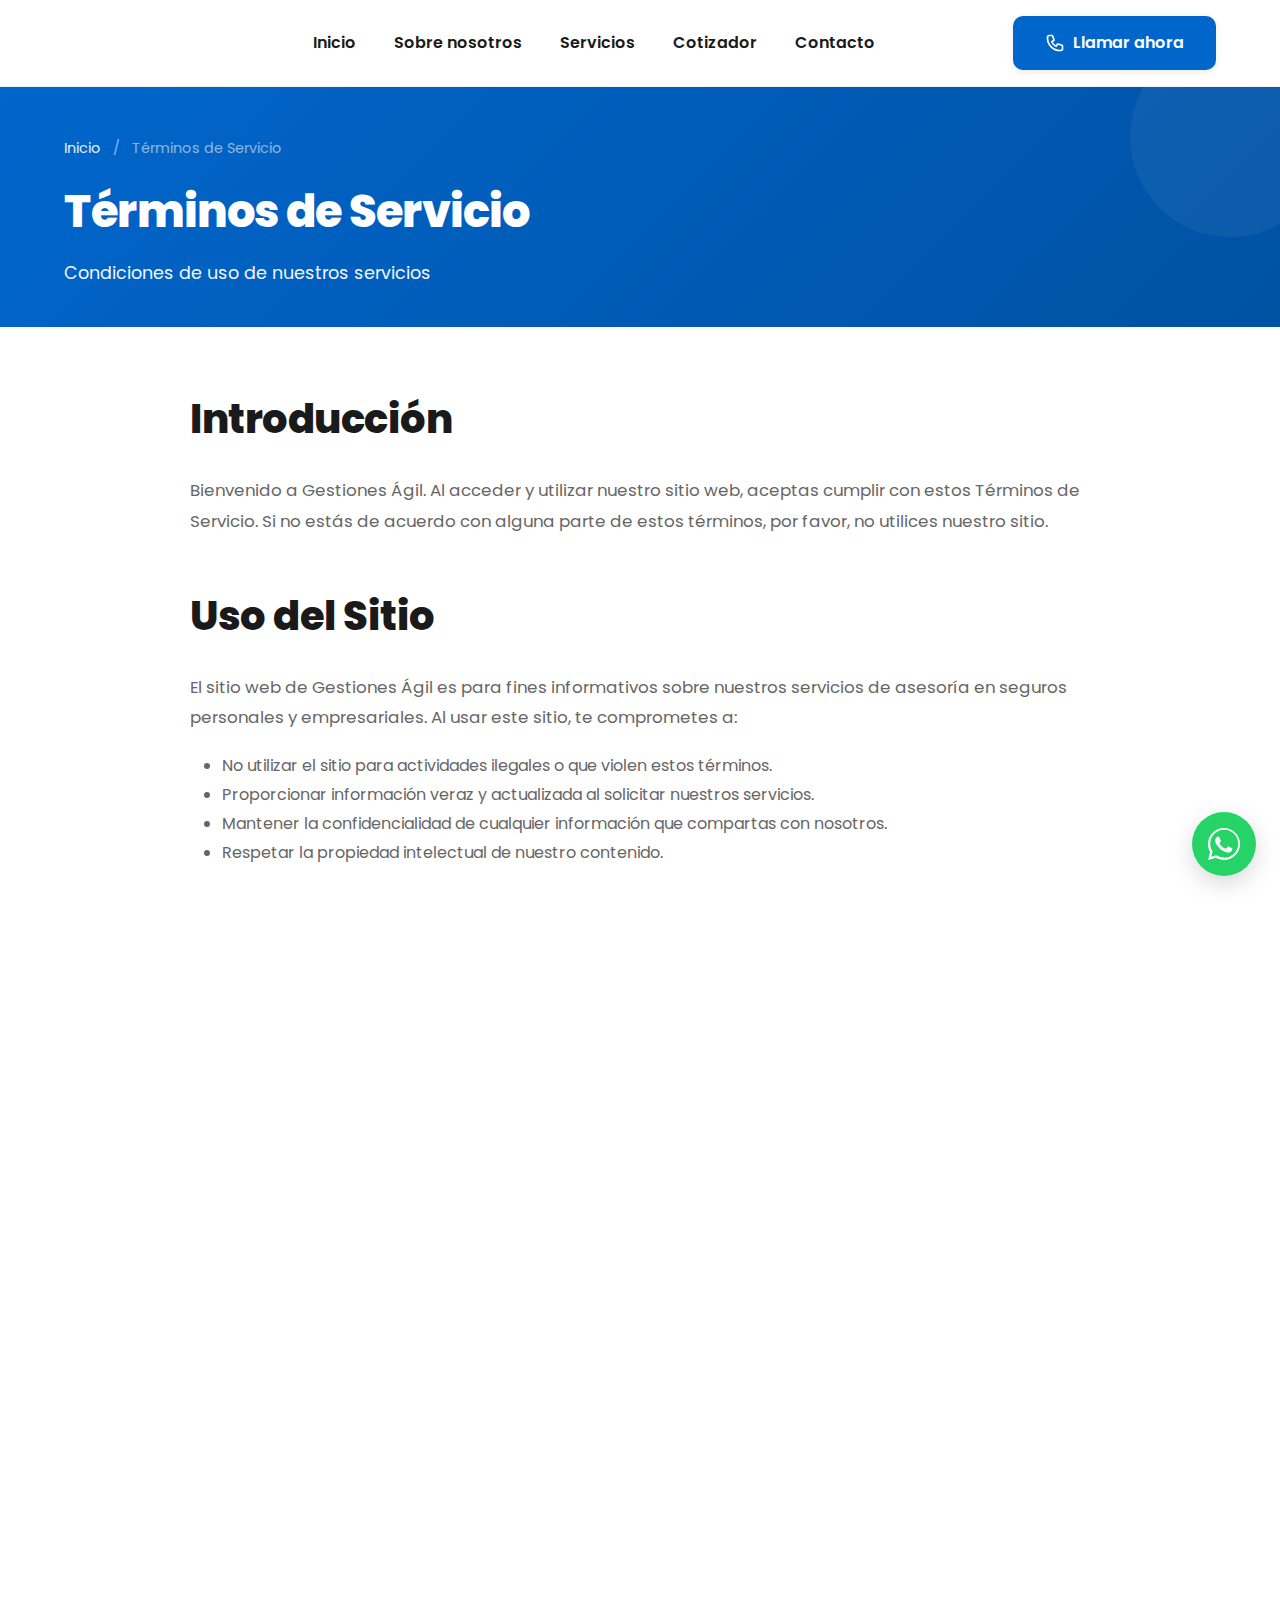
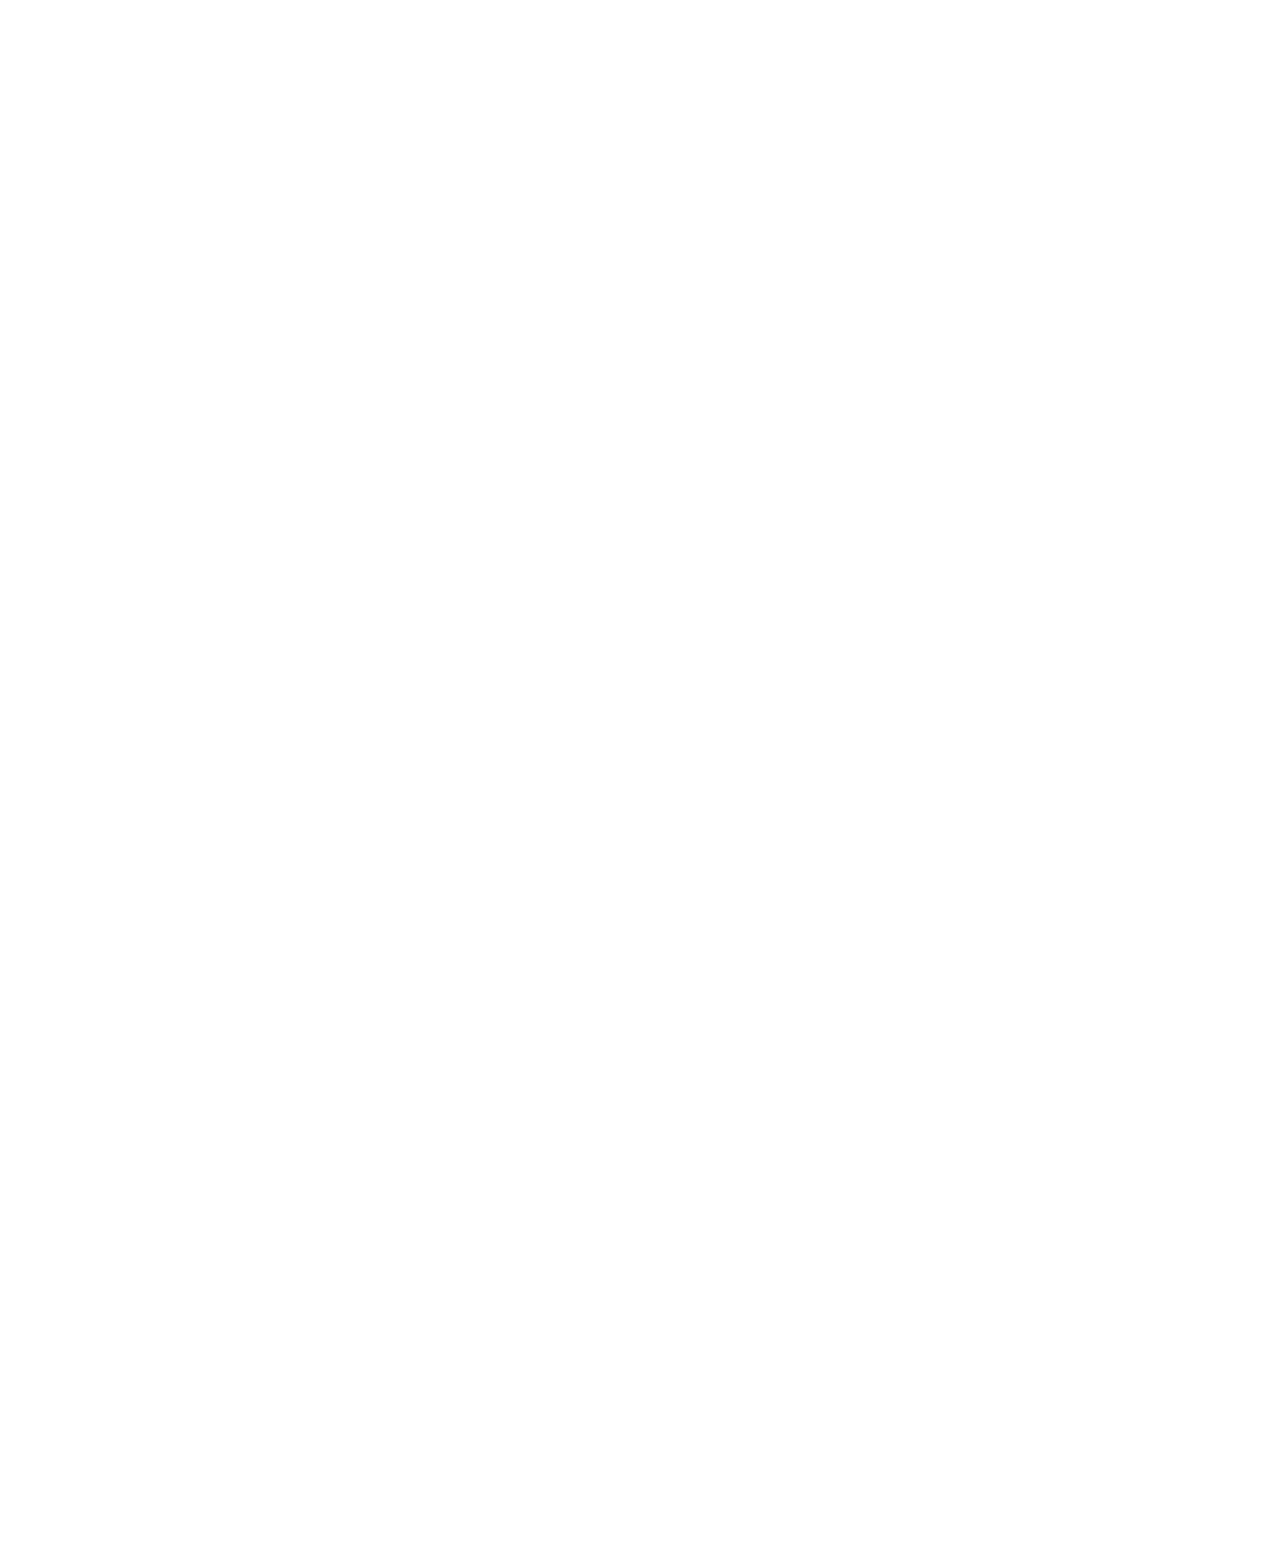
<file: terminos.html>
<!DOCTYPE html>
<html lang="es">
<head>
    <meta charset="UTF-8" />
    <meta name="viewport" content="width=device-width, initial-scale=1.0" />
    <title>Términos de Servicio - Gestiones Ágil</title>
    <meta name="description" content="Términos de Servicio de Gestiones Ágil - Condiciones de uso de nuestros servicios de seguros.">
    <link href="https://fonts.googleapis.com/css2?family=Poppins:wght@300;400;600;700;800&display=swap" rel="stylesheet">
    <link rel="stylesheet" href="styles.css" />
</head>
<body>

    <!-- Header -->
    <header class="header">
        <div class="container header-content">
            <a href="index.html" class="logo" aria-label="Ir a inicio">
                <svg class="logo-icon" role="img" viewBox="0 0 24 24" xmlns="http://www.w3.org/2000/svg">
                    <title>Logo Gestiones Ágil</title>
                    <path fill="none" stroke="currentColor" stroke-linecap="round" stroke-linejoin="round" stroke-width="2" d="M9 12l2 2 4-4m5.618-4.016A11.955 11.955 0 0112 2.944a11.955 11.955 0 01-8.618 3.04A12.02 12.02 0 003 9c0 5.591 3.824 10.29 9 11.622 5.176-1.332 9-6.03 9-11.622 0-1.042-.133-2.052-.382-3.016z"></path>
                </svg>
                <h1 class="logo-text">Gestiones Ágil</h1>
            </a>
            <button class="mobile-menu-toggle" aria-label="Abrir menú">
                <span></span>
                <span></span>
                <span></span>
            </button>
            <nav class="nav" aria-label="Principal">
                <a href="index.html">Inicio</a>
                <a href="sobre-nosotros.html">Sobre nosotros</a>
                <a href="servicios.html">Servicios</a>
                <a href="cotizar.html">Cotizador</a>
                <a href="contacto.html">Contacto</a>
            </nav>
            <a href="tel:+34611342470" class="btn btn-primary header-call" aria-label="Llamar ahora">
                <svg class="icon" role="img" viewBox="0 0 24 24" xmlns="http://www.w3.org/2000/svg">
                    <title>Icono teléfono</title>
                    <path fill="none" stroke="currentColor" stroke-linecap="round" stroke-linejoin="round" stroke-width="2" d="M3 5a2 2 0 012-2h3.28a1 1 0 01.948.684l1.498 4.493a1 1 0 01-.502 1.21l-2.257 1.13a11.042 11.042 0 005.516 5.516l1.13-2.257a1 1 0 011.21-.502l4.493 1.498a1 1 0 01.684.949V19a2 2 0 01-2 2h-1C9.716 21 3 14.284 3 6V5z"></path>
                </svg>
                <span>Llamar ahora</span>
            </a>
        </div>
    </header>

    <!-- Hero Interno -->
    <section class="hero-internal">
        <div class="container">
            <div class="breadcrumb">
                <a href="index.html">Inicio</a>
                <span>/</span>
                <span>Términos de Servicio</span>
            </div>
            <h2 class="page-title">Términos de Servicio</h2>
            <p class="page-subtitle">Condiciones de uso de nuestros servicios</p>
        </div>
    </section>

    <!-- Contenido Legal -->
    <section class="section bg-white">
        <div class="container">
            <div style="max-width: 900px; margin: 0 auto;">
                
                <h3 class="section-title-left">Introducción</h3>
                <p class="text-content">
                    Bienvenido a Gestiones Ágil. Al acceder y utilizar nuestro sitio web, aceptas cumplir con estos Términos de Servicio. Si no estás de acuerdo con alguna parte de estos términos, por favor, no utilices nuestro sitio.
                </p>

                <h3 class="section-title-left" style="margin-top: 3rem;">Uso del Sitio</h3>
                <p class="text-content">
                    El sitio web de Gestiones Ágil es para fines informativos sobre nuestros servicios de asesoría en seguros personales y empresariales. Al usar este sitio, te comprometes a:
                </p>
                <ul style="margin-left: 2rem; color: var(--text-light); line-height: 1.8;">
                    <li>No utilizar el sitio para actividades ilegales o que violen estos términos.</li>
                    <li>Proporcionar información veraz y actualizada al solicitar nuestros servicios.</li>
                    <li>Mantener la confidencialidad de cualquier información que compartas con nosotros.</li>
                    <li>Respetar la propiedad intelectual de nuestro contenido.</li>
                </ul>

                <h3 class="section-title-left" style="margin-top: 3rem;">Servicios</h3>
                <p class="text-content">
                    Gestiones Ágil ofrece asesoría profesional en seguros de auto, moto, hogar, vida, salud, responsabilidad civil y seguros empresariales. Nuestros servicios incluyen:
                </p>
                <ul style="margin-left: 2rem; color: var(--text-light); line-height: 1.8;">
                    <li>Análisis personalizado de tus necesidades de cobertura.</li>
                    <li>Comparación de ofertas entre diferentes aseguradoras.</li>
                    <li>Asesoramiento en la contratación de pólizas.</li>
                    <li>Gestión y acompañamiento durante la vigencia de la póliza.</li>
                    <li>Apoyo en la gestión de siniestros.</li>
                </ul>
                <p class="text-content">
                    Los servicios están sujetos a disponibilidad y no garantizamos resultados específicos, ya que las decisiones finales de contratación y las condiciones de las pólizas dependen de las aseguradoras.
                </p>

                <h3 class="section-title-left" style="margin-top: 3rem;">Limitación de Responsabilidad</h3>
                <p class="text-content">
                    Gestiones Ágil actúa como intermediario entre clientes y compañías aseguradoras. No somos responsables de:
                </p>
                <ul style="margin-left: 2rem; color: var(--text-light); line-height: 1.8;">
                    <li>Decisiones de aceptación o rechazo de pólizas por parte de las aseguradoras.</li>
                    <li>Cambios en las condiciones de las pólizas realizados por las aseguradoras.</li>
                    <li>Daños indirectos, pérdida de datos o interrupciones del servicio del sitio web.</li>
                    <li>Errores u omisiones en la información proporcionada por terceros.</li>
                </ul>
                <p class="text-content">
                    El uso del sitio es bajo tu propio riesgo. Te recomendamos leer detenidamente todas las condiciones de las pólizas antes de contratar.
                </p>

                <h3 class="section-title-left" style="margin-top: 3rem;">Propiedad Intelectual</h3>
                <p class="text-content">
                    Todo el contenido presente en este sitio web, incluyendo textos, imágenes, logotipos, gráficos, iconos y diseño, es propiedad exclusiva de Gestiones Ágil y está protegido por las leyes de derechos de autor y propiedad intelectual vigentes.
                </p>
                <p class="text-content">
                    Queda prohibida la reproducción, distribución, modificación o uso comercial de cualquier contenido sin autorización previa por escrito de Gestiones Ágil.
                </p>

                <h3 class="section-title-left" style="margin-top: 3rem;">Modificaciones</h3>
                <p class="text-content">
                    Nos reservamos el derecho de actualizar estos Términos de Servicio en cualquier momento. Te notificaremos sobre cambios significativos mediante un aviso destacado en nuestro sitio web o por correo electrónico. El uso continuado del sitio después de dichos cambios constituye tu aceptación de los nuevos términos.
                </p>

                <h3 class="section-title-left" style="margin-top: 3rem;">Ley Aplicable</h3>
                <p class="text-content">
                    Estos Términos de Servicio se rigen por las leyes de España. Cualquier disputa relacionada con estos términos será resuelta en los tribunales competentes de Madrid.
                </p>

                <h3 class="section-title-left" style="margin-top: 3rem;">Contacto</h3>
                <p class="text-content">
                    Si tienes preguntas sobre estos Términos de Servicio, puedes contactarnos:
                </p>
                <ul style="margin-left: 2rem; color: var(--text-light); line-height: 1.8;">
                    <li>Email: info@gestionesagil.com</li>
                    <li>Teléfono: +34 611 342 470</li>
                    <li>Dirección: Calle de Cáceres, 49. Oficina 02, Centro Empresarial Arganzuela, 28045, Madrid, España</li>
                </ul>

                <p class="text-content" style="margin-top: 3rem; font-style: italic; color: var(--text-light);">
                    Última actualización: Diciembre 2024
                </p>

            </div>
        </div>
    </section>

    <!-- Footer -->
    <footer class="footer">
        <div class="container footer-grid">
            <div class="footer-col">
                <div class="footer-logo">
                    <span class="footer-brand">Gestiones Ágil</span>
                </div>
                <p>Tu asesor de confianza para todo tipo de seguros.</p>
            </div>

            <div class="footer-col">
                <h4>Contacto</h4>
                <p>📞 +34 611 342 470</p>
                <p>✉️ info@gestionesagil.com</p>
            </div>

            <div class="footer-col">
                <h4>Horario</h4>
                <p>Lunes - Viernes: 9:00 - 18:00</p>
                <p>Sábados: 10:00 - 14:00</p>
            </div>
        </div>

        <div class="footer-bottom">
            <p>&copy; 2024 Gestiones Ágil. Todos los derechos reservados.</p>
        </div>
    </footer>

    <!-- WhatsApp floating button -->
    <a class="whatsapp-fab" href="https://wa.me/34611342470" target="_blank" rel="noopener" aria-label="Contactar por WhatsApp">
        <svg viewBox="0 0 32 32" xmlns="http://www.w3.org/2000/svg" fill="currentColor">
            <path d="M16 0c-8.837 0-16 7.163-16 16 0 2.825 0.737 5.607 2.137 8.048l-2.137 7.952 7.933-2.127c2.42 1.37 5.173 2.127 8.067 2.127 8.837 0 16-7.163 16-16s-7.163-16-16-16zM16 29.467c-2.482 0-4.908-0.646-7.07-1.87l-0.507-0.292-5.243 1.405 1.409-5.234-0.321-0.525c-1.332-2.197-2.035-4.707-2.035-7.283 0-7.72 6.28-14 14-14s14 6.28 14 14-6.28 14-14 14zM23.407 19.99c-0.422-0.211-2.496-1.232-2.883-1.372-0.385-0.141-0.665-0.211-0.946 0.21s-1.088 1.372-1.334 1.653c-0.245 0.281-0.491 0.316-0.913 0.105s-1.78-0.656-3.388-2.091c-1.253-1.117-2.1-2.496-2.345-2.918s-0.026-0.649 0.185-0.859c0.189-0.189 0.422-0.491 0.633-0.737s0.281-0.422 0.422-0.702c0.14-0.281 0.070-0.526-0.035-0.737s-0.946-2.278-1.297-3.122c-0.341-0.821-0.687-0.71-0.946-0.723-0.245-0.012-0.526-0.015-0.807-0.015s-0.737 0.105-1.123 0.526c-0.386 0.422-1.476 1.443-1.476 3.520s1.511 4.083 1.722 4.364c0.211 0.281 2.98 4.549 7.217 6.38 1.008 0.435 1.795 0.696 2.409 0.891 1.018 0.326 1.945 0.28 2.678 0.17 0.817-0.122 2.496-1.021 2.848-2.007s0.351-1.832 0.246-2.007c-0.105-0.176-0.386-0.281-0.807-0.491z"/>
        </svg>
    </a>

    <script src="script.js"></script>

</body>
</html>
</file>
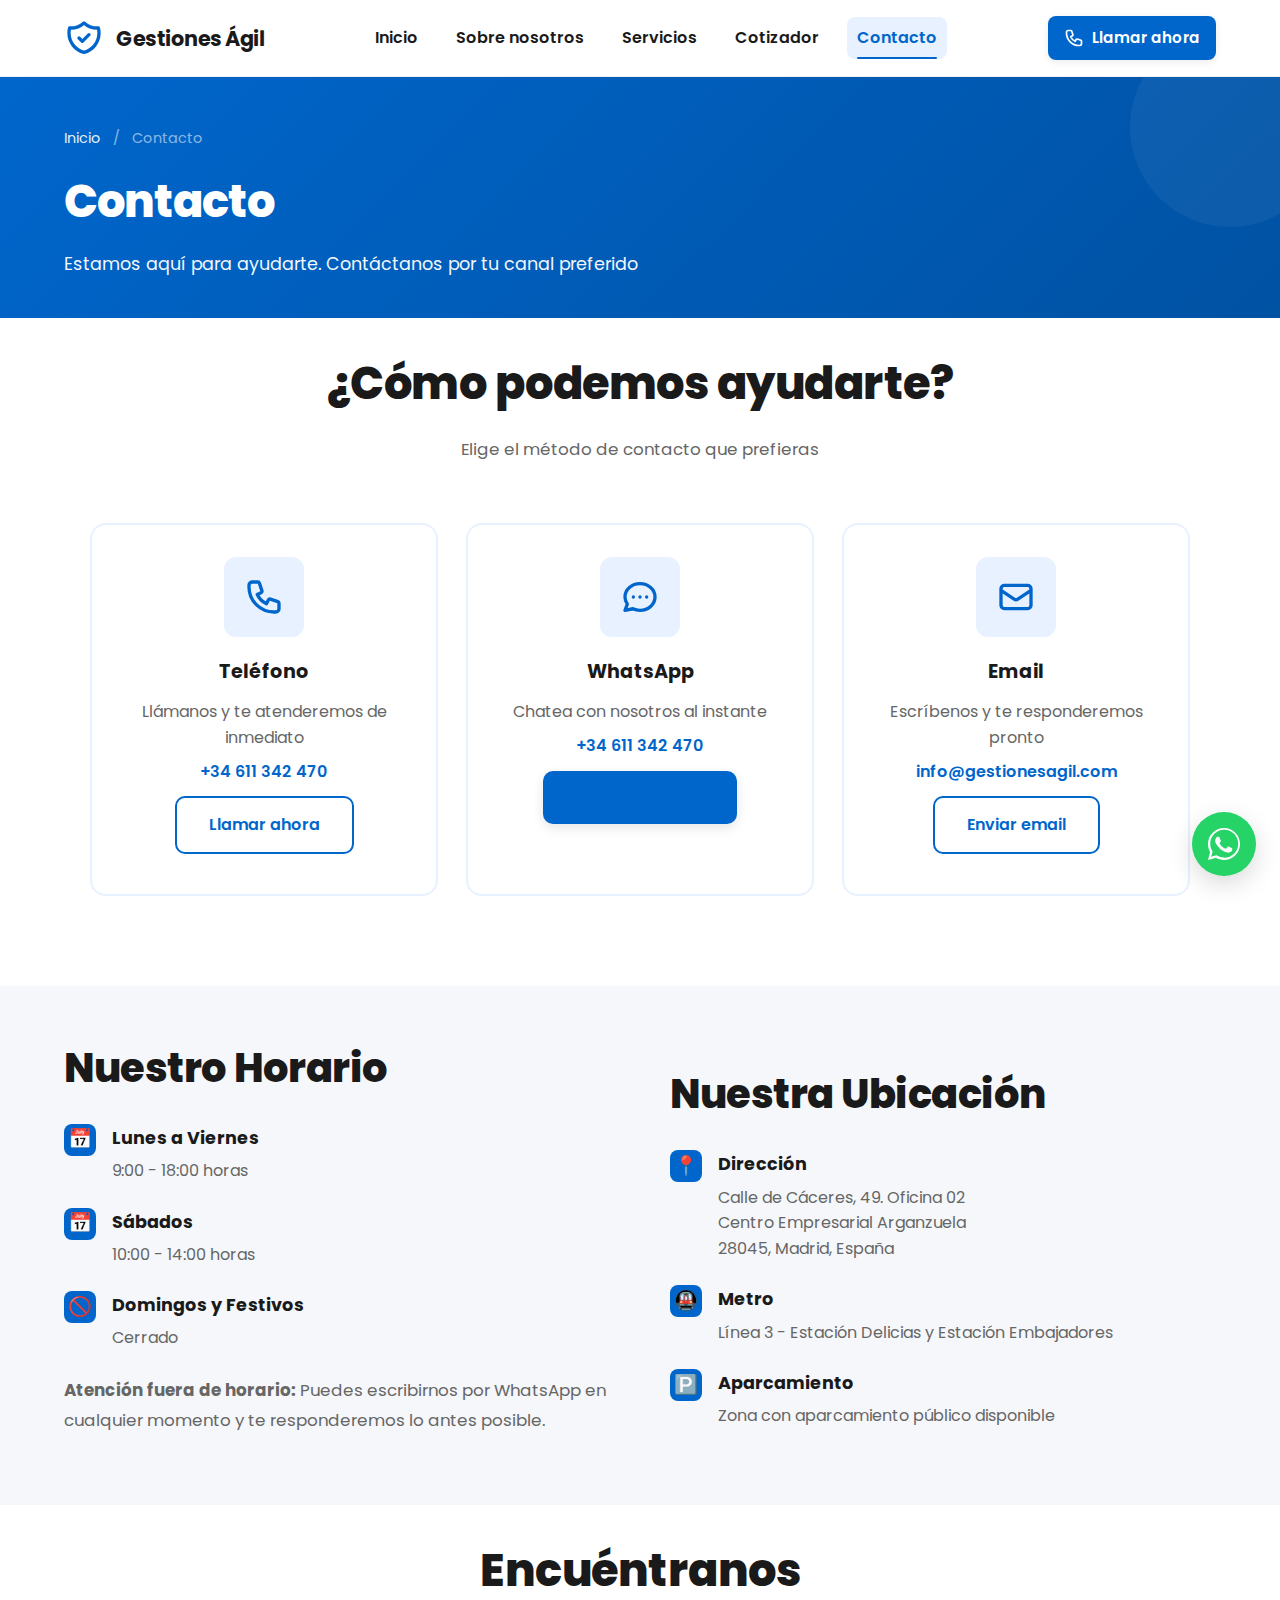
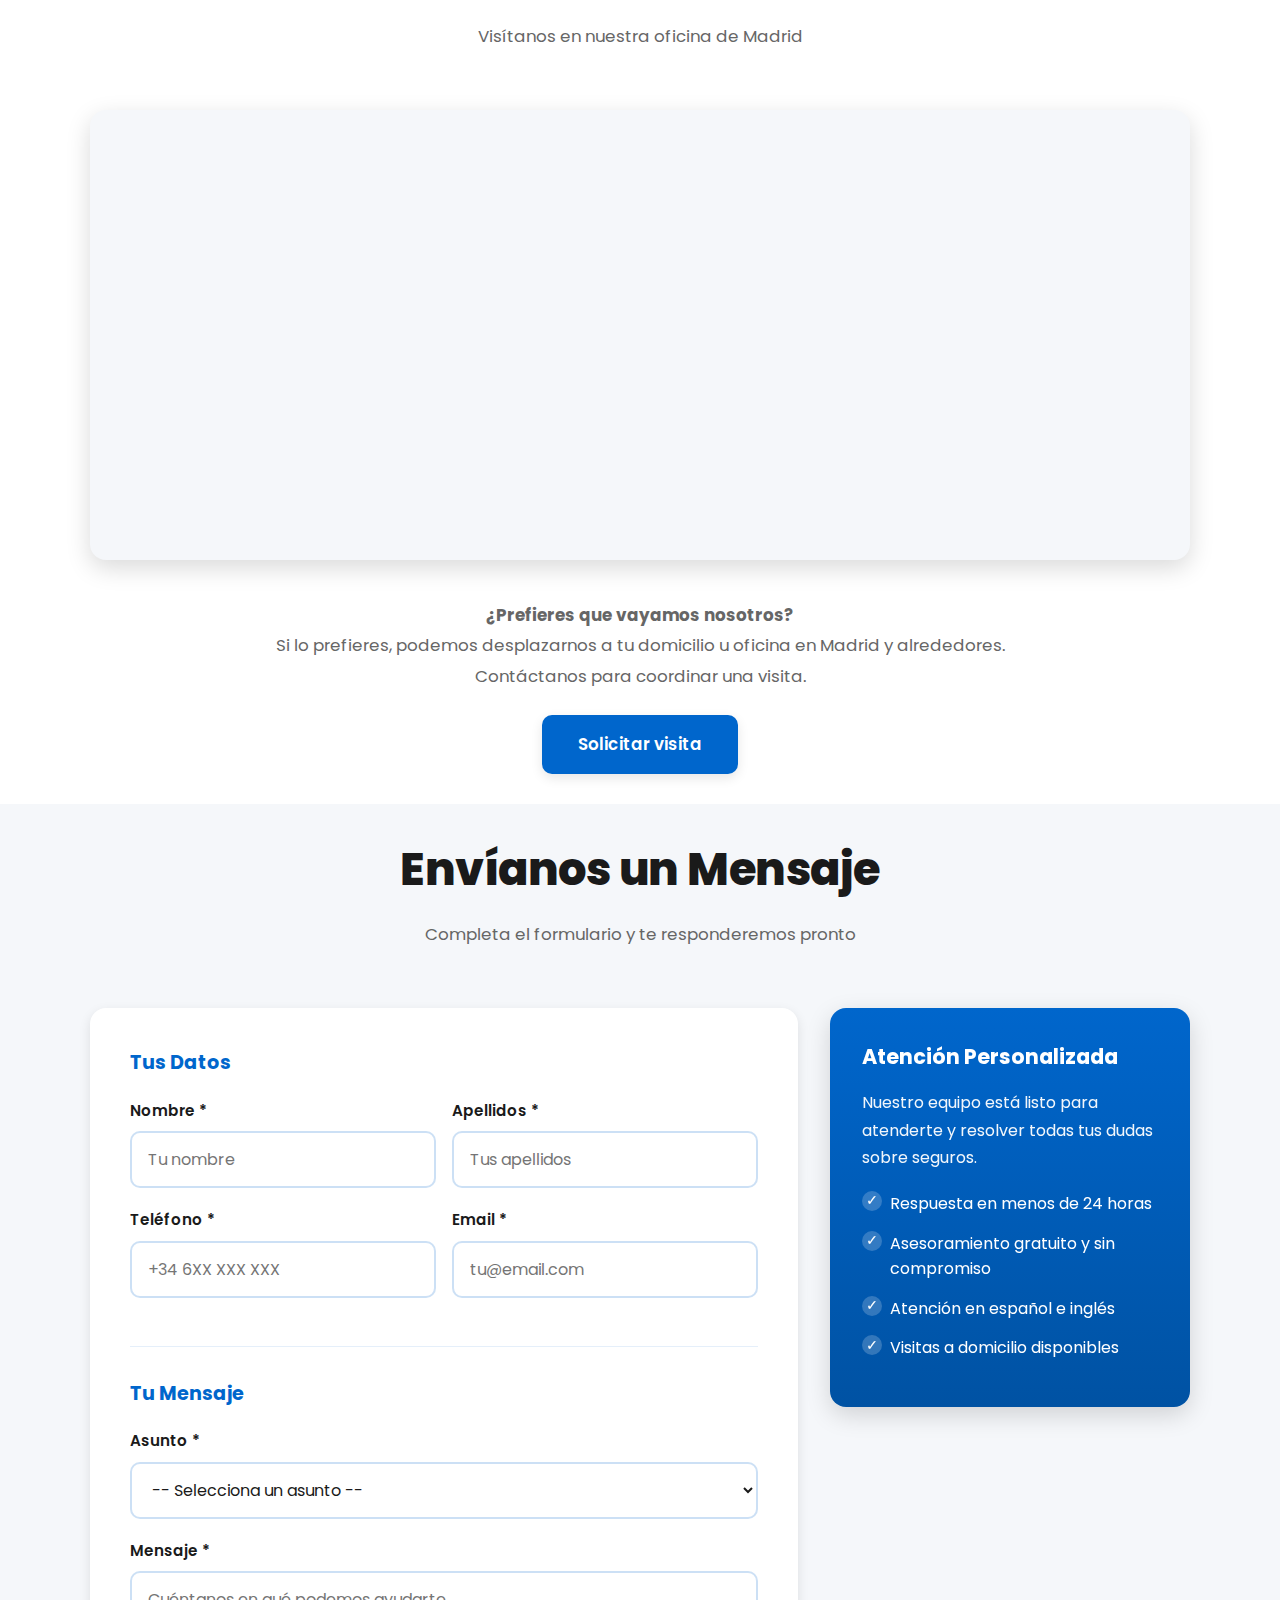
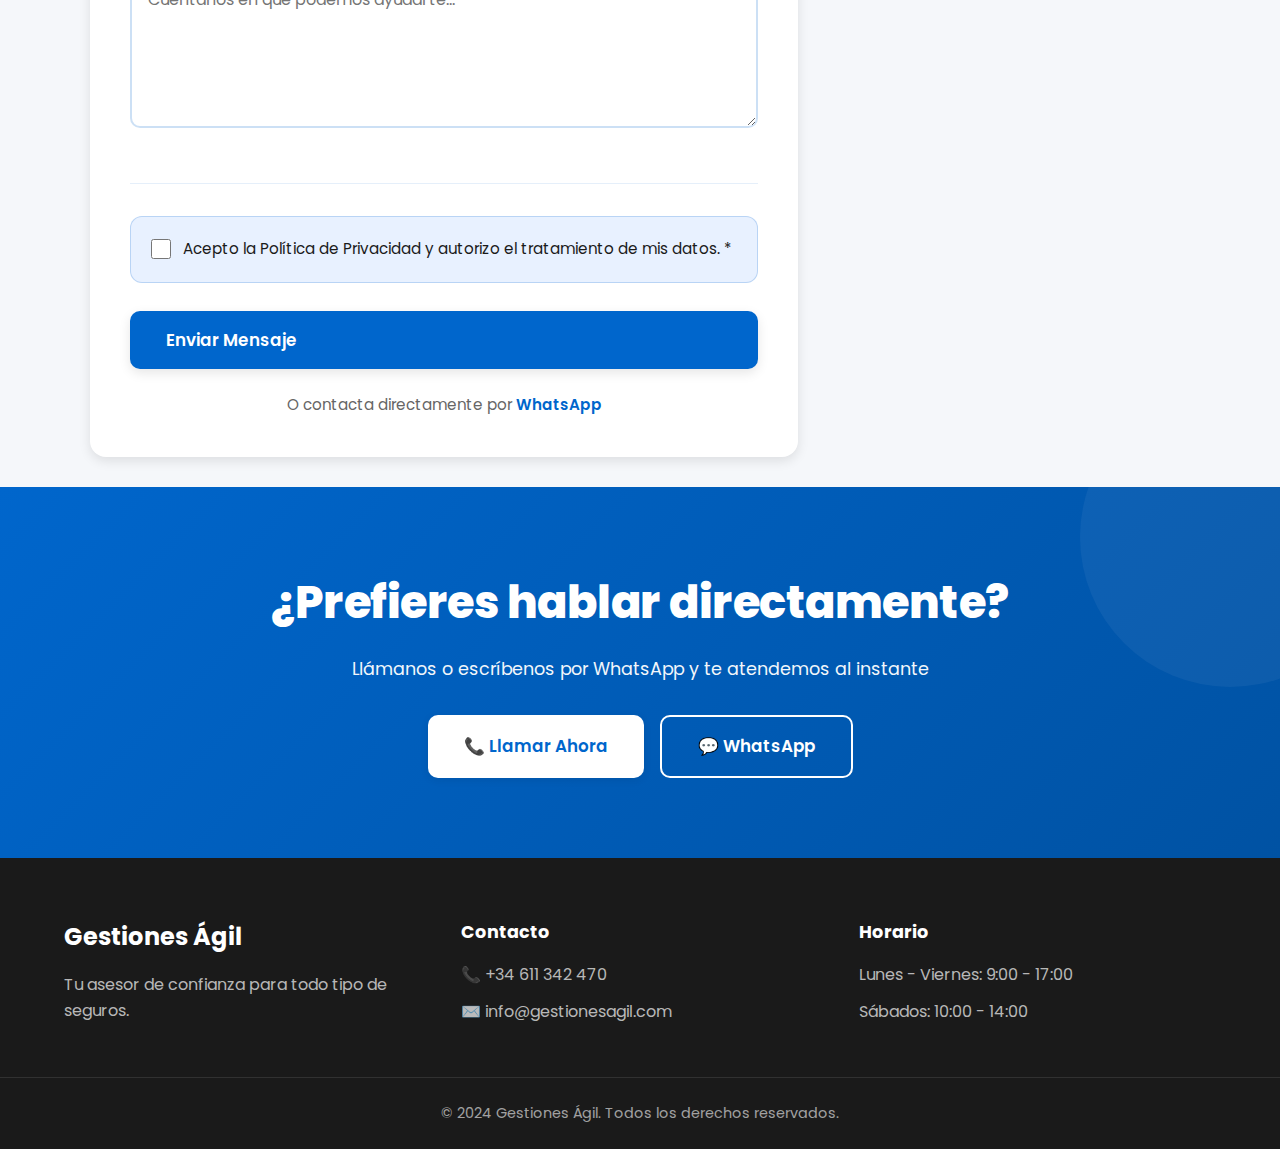
<file: Gestion Agil 2.0/contacto.html>
<!DOCTYPE html>
<html lang="es">
<head>
    <meta charset="UTF-8" />
    <meta name="viewport" content="width=device-width, initial-scale=1.0" />
    <title>Contacto - Gestiones Ágil</title>
    <meta name="description" content="Contáctanos - Gestiones Ágil, tu asesor de seguros en Madrid. Teléfono, email y dirección.">
    <link href="https://fonts.googleapis.com/css2?family=Poppins:wght@300;400;600;700;800&display=swap" rel="stylesheet">
    <link rel="stylesheet" href="styles.css" />
</head>
<body>

    <!-- Header -->
    <header class="header">
        <div class="container header-content">
            <a href="index.html" class="logo" aria-label="Ir a inicio">
                <svg class="logo-icon" role="img" viewBox="0 0 24 24" xmlns="http://www.w3.org/2000/svg">
                    <title>Logo Gestiones Ágil</title>
                    <path fill="none" stroke="currentColor" stroke-linecap="round" stroke-linejoin="round" stroke-width="2" d="M9 12l2 2 4-4m5.618-4.016A11.955 11.955 0 0112 2.944a11.955 11.955 0 01-8.618 3.04A12.02 12.02 0 003 9c0 5.591 3.824 10.29 9 11.622 5.176-1.332 9-6.03 9-11.622 0-1.042-.133-2.052-.382-3.016z"></path>
                </svg>
                <h1 class="logo-text">Gestiones Ágil</h1>
            </a>
            <button class="mobile-menu-toggle" onclick="toggleMenu()" aria-label="Abrir menú">
                <span></span>
                <span></span>
                <span></span>
            </button>
            <nav class="nav" id="mainNav" aria-label="Principal">
                <a href="index.html">Inicio</a>
                <a href="sobre-nosotros.html">Sobre nosotros</a>
                <a href="servicios.html">Servicios</a>
                <a href="cotizar.html">Cotizador</a>
                <a href="contacto.html" class="active">Contacto</a>
            </nav>
            <a href="tel:+34611342470" class="btn btn-primary header-call" aria-label="Llamar ahora">
                <svg class="icon" role="img" viewBox="0 0 24 24" xmlns="http://www.w3.org/2000/svg">
                    <title>Icono teléfono</title>
                    <path fill="none" stroke="currentColor" stroke-linecap="round" stroke-linejoin="round" stroke-width="2" d="M3 5a2 2 0 012-2h3.28a1 1 0 01.948.684l1.498 4.493a1 1 0 01-.502 1.21l-2.257 1.13a11.042 11.042 0 005.516 5.516l1.13-2.257a1 1 0 011.21-.502l4.493 1.498a1 1 0 01.684.949V19a2 2 0 01-2 2h-1C9.716 21 3 14.284 3 6V5z"></path>
                </svg>
                <span>Llamar ahora</span>
            </a>
        </div>
    </header>

    <!-- Hero Interno -->
    <section class="hero-internal">
        <div class="container">
            <div class="breadcrumb">
                <a href="index.html">Inicio</a>
                <span>/</span>
                <span>Contacto</span>
            </div>
            <h2 class="page-title">Contacto</h2>
            <p class="page-subtitle">Estamos aquí para ayudarte. Contáctanos por tu canal preferido</p>
        </div>
    </section>

    <!-- Métodos de Contacto -->
    <section class="section bg-white">
        <div class="container">
            <div class="section-header">
                <h3 class="section-title">¿Cómo podemos ayudarte?</h3>
                <p class="section-subtitle">Elige el método de contacto que prefieras</p>
            </div>

            <div class="contact-grid">
                <!-- Teléfono -->
                <div class="contact-card">
                    <div class="contact-icon">
                        <svg class="icon-large" fill="none" stroke="currentColor" viewBox="0 0 24 24">
                            <path stroke-linecap="round" stroke-linejoin="round" stroke-width="2" d="M3 5a2 2 0 012-2h3.28a1 1 0 01.948.684l1.498 4.493a1 1 0 01-.502 1.21l-2.257 1.13a11.042 11.042 0 005.516 5.516l1.13-2.257a1 1 0 011.21-.502l4.493 1.498a1 1 0 01.684.949V19a2 2 0 01-2 2h-1C9.716 21 3 14.284 3 6V5z"></path>
                        </svg>
                    </div>
                    <h4>Teléfono</h4>
                    <p>Llámanos y te atenderemos de inmediato</p>
                    <p><a href="tel:+34611342470">+34 611 342 470</a></p>
                    <p style="margin-top: 12px;">
                        <a href="tel:+34611342470" class="btn btn-outline">
                            Llamar ahora
                        </a>
                    </p>
                </div>

                <!-- WhatsApp -->
                <div class="contact-card">
                    <div class="contact-icon">
                        <svg class="icon-large" fill="none" stroke="currentColor" viewBox="0 0 24 24">
                            <path stroke-linecap="round" stroke-linejoin="round" stroke-width="2" d="M8 12h.01M12 12h.01M16 12h.01M21 12c0 4.418-4.03 8-9 8a9.863 9.863 0 01-4.255-.949L3 20l1.395-3.72C3.512 15.042 3 13.574 3 12c0-4.418 4.03-8 9-8s9 3.582 9 8z"></path>
                        </svg>
                    </div>
                    <h4>WhatsApp</h4>
                    <p>Chatea con nosotros al instante</p>
                    <p><a href="https://wa.me/34611342470">+34 611 342 470</a></p>
                    <p style="margin-top: 12px;">
                        <a href="https://wa.me/34611342470" class="btn btn-gradient">
                            Abrir WhatsApp
                        </a>
                    </p>
                </div>

                <!-- Email -->
                <div class="contact-card">
                    <div class="contact-icon">
                        <svg class="icon-large" fill="none" stroke="currentColor" viewBox="0 0 24 24">
                            <path stroke-linecap="round" stroke-linejoin="round" stroke-width="2" d="M3 8l7.89 5.26a2 2 0 002.22 0L21 8M5 19h14a2 2 0 002-2V7a2 2 0 00-2-2H5a2 2 0 00-2 2v10a2 2 0 002 2z"></path>
                        </svg>
                    </div>
                    <h4>Email</h4>
                    <p>Escríbenos y te responderemos pronto</p>
                    <p><a href="mailto:info@gestionesagil.com">info@gestionesagil.com</a></p>
                    <p style="margin-top: 12px;">
                        <a href="mailto:info@gestionesagil.com" class="btn btn-outline">
                            Enviar email
                        </a>
                    </p>
                </div>
            </div>
        </div>
    </section>

    <!-- Horario y Dirección -->
    <section class="section bg-gradient">
        <div class="container">
            <div class="two-col-section">
                <div class="col-content">
                    <h3 class="section-title-left">Nuestro Horario</h3>
                    <div class="feature-list">
                        <div class="feature-item">
                            <div class="feature-icon">📅</div>
                            <div class="feature-text">
                                <h4>Lunes a Viernes</h4>
                                <p>9:00 - 18:00 horas</p>
                            </div>
                        </div>

                        <div class="feature-item">
                            <div class="feature-icon">📅</div>
                            <div class="feature-text">
                                <h4>Sábados</h4>
                                <p>10:00 - 14:00 horas</p>
                            </div>
                        </div>

                        <div class="feature-item">
                            <div class="feature-icon">🚫</div>
                            <div class="feature-text">
                                <h4>Domingos y Festivos</h4>
                                <p>Cerrado</p>
                            </div>
                        </div>
                    </div>

                    <p class="text-content" style="margin-top: 24px;">
                        <strong>Atención fuera de horario:</strong> Puedes escribirnos por WhatsApp en cualquier momento y te responderemos lo antes posible.
                    </p>
                </div>

                <div class="col-content">
                    <h3 class="section-title-left">Nuestra Ubicación</h3>
                    <div class="feature-list">
                        <div class="feature-item">
                            <div class="feature-icon">📍</div>
                            <div class="feature-text">
                                <h4>Dirección</h4>
                                <p>Calle de Cáceres, 49. Oficina 02<br>Centro Empresarial Arganzuela<br>28045, Madrid, España</p>
                            </div>
                        </div>

                        <div class="feature-item">
                            <div class="feature-icon">🚇</div>
                            <div class="feature-text">
                                <h4>Metro</h4>
                                <p>Línea 3 - Estación Delicias y Estación Embajadores</p>
                            </div>
                        </div>

                        <div class="feature-item">
                            <div class="feature-icon">🅿️</div>
                            <div class="feature-text">
                                <h4>Aparcamiento</h4>
                                <p>Zona con aparcamiento público disponible</p>
                            </div>
                        </div>
                    </div>
                </div>
            </div>
        </div>
    </section>

    <!-- Mapa -->
    <section class="section bg-white">
        <div class="container">
            <div class="section-header">
                <h3 class="section-title">Encuéntranos</h3>
                <p class="section-subtitle">Visítanos en nuestra oficina de Madrid</p>
            </div>

            <div class="map-container">
               <iframe
    src="https://www.google.com/maps/embed?pb=!1m18!1m12!1m3!1d3037.2868845177997!2d-3.6938655235068394!3d40.395267871437!2m3!1f0!2f0!3f0!3m2!1i1024!2i768!4f13.1!3m3!1m2!1s0xd4227f0c9f9d9c9%3A0x5e3c9c9e9d9e9e9!2sCalle%20de%20C%C3%A1ceres%2C%2049%2C%2028045%20Madrid!5e0!3m2!1ses!2ses!4v1707068820000"
    allowfullscreen=""
    loading="lazy"
    referrerpolicy="no-referrer-when-downgrade"
    title="Ubicación de Gestiones Ágil en Madrid">
</iframe>
            </div>

            <div class="text-center" style="margin-top: 40px;">
                <p class="text-content">
                    <strong>¿Prefieres que vayamos nosotros?</strong><br>
                    Si lo prefieres, podemos desplazarnos a tu domicilio u oficina en Madrid y alrededores.<br>
                    Contáctanos para coordinar una visita.
                </p>
                <div style="margin-top: 24px;">
                    <a href="cotizar.html" class="btn btn-large btn-gradient">
                        Solicitar visita
                    </a>
                </div>
            </div>
        </div>
    </section>

    <!-- Formulario de Contacto -->
    <section class="section bg-gradient">
        <div class="container">
            <div class="section-header">
                <h3 class="section-title">Envíanos un Mensaje</h3>
                <p class="section-subtitle">Completa el formulario y te responderemos pronto</p>
            </div>

            <div class="form-layout">
                <div class="form-wrapper">
                    <form class="quote-form" onsubmit="submitContactForm(event)">
                        <div class="form-section">
                            <h3 class="form-section-title">Tus Datos</h3>
                            
                            <div class="form-row">
                                <div class="form-group">
                                    <label for="nombre_contacto">Nombre *</label>
                                    <input type="text" id="nombre_contacto" name="nombre" required placeholder="Tu nombre">
                                </div>
                                <div class="form-group">
                                    <label for="apellidos_contacto">Apellidos *</label>
                                    <input type="text" id="apellidos_contacto" name="apellidos" required placeholder="Tus apellidos">
                                </div>
                            </div>

                            <div class="form-row">
                                <div class="form-group">
                                    <label for="telefono_contacto">Teléfono *</label>
                                    <input type="tel" id="telefono_contacto" name="telefono" required placeholder="+34 6XX XXX XXX">
                                </div>
                                <div class="form-group">
                                    <label for="email_contacto">Email *</label>
                                    <input type="email" id="email_contacto" name="email" required placeholder="tu@email.com">
                                </div>
                            </div>
                        </div>

                        <div class="form-section">
                            <h3 class="form-section-title">Tu Mensaje</h3>
                            
                            <div class="form-group">
                                <label for="asunto_contacto">Asunto *</label>
                                <select id="asunto_contacto" name="asunto" required>
                                    <option value="">-- Selecciona un asunto --</option>
                                    <option value="cotizacion">Solicitar cotización</option>
                                    <option value="informacion">Información sobre servicios</option>
                                    <option value="siniestro">Gestión de siniestro</option>
                                    <option value="modificacion">Modificación de póliza</option>
                                    <option value="otro">Otro</option>
                                </select>
                            </div>

                            <div class="form-group">
                                <label for="mensaje_contacto">Mensaje *</label>
                                <textarea id="mensaje_contacto" name="mensaje" required placeholder="Cuéntanos en qué podemos ayudarte..." rows="5"></textarea>
                            </div>
                        </div>

                        <div class="form-checkbox">
                            <input type="checkbox" id="terms_contacto" name="terms" required>
                            <label for="terms_contacto">Acepto la Política de Privacidad y autorizo el tratamiento de mis datos. *</label>
                        </div>

                        <button type="submit" class="btn btn-large btn-gradient" style="width:100%;">
                            Enviar Mensaje
                        </button>

                        <p class="form-footer">O contacta directamente por <a href="https://wa.me/34611342470" target="_blank">WhatsApp</a></p>
                    </form>
                </div>

                <aside class="info-box" aria-labelledby="info-contact-title">
                    <h4 id="info-contact-title">Atención Personalizada</h4>
                    <p>Nuestro equipo está listo para atenderte y resolver todas tus dudas sobre seguros.</p>
                    <ul>
                        <li>Respuesta en menos de 24 horas</li>
                        <li>Asesoramiento gratuito y sin compromiso</li>
                        <li>Atención en español e inglés</li>
                        <li>Visitas a domicilio disponibles</li>
                    </ul>
                </aside>
            </div>
        </div>
    </section>

    <!-- CTA -->
    <section class="cta-section">
        <div class="container">
            <div class="cta-content">
                <h3 class="cta-title">¿Prefieres hablar directamente?</h3>
                <p class="cta-subtitle">Llámanos o escríbenos por WhatsApp y te atendemos al instante</p>

                <div class="cta-buttons">
                    <a href="tel:+34611342470" class="btn btn-large btn-white">
                        📞 Llamar Ahora
                    </a>
                    <a href="https://wa.me/34611342470" class="btn btn-large btn-outline-white">
                        💬 WhatsApp
                    </a>
                </div>
            </div>
        </div>
    </section>

    <!-- Footer -->
    <footer class="footer">
        <div class="container footer-grid">
            <div class="footer-col">
                <div class="footer-logo">
                    <span class="footer-brand">Gestiones Ágil</span>
                </div>
                <p>Tu asesor de confianza para todo tipo de seguros.</p>
            </div>

            <div class="footer-col">
                <h4>Contacto</h4>
                <p>📞 +34 611 342 470</p>
                <p>✉️ info@gestionesagil.com</p>
            </div>

            <div class="footer-col">
                <h4>Horario</h4>
                <p>Lunes - Viernes: 9:00 - 17:00</p>
                <p>Sábados: 10:00 - 14:00</p>
            </div>
        </div>

        <div class="footer-bottom">
            <p>&copy; 2024 Gestiones Ágil. Todos los derechos reservados.</p>
        </div>
    </footer>

    <!-- WhatsApp floating button -->
    <a class="whatsapp-fab" href="https://wa.me/34611342470" target="_blank" rel="noopener" aria-label="Contactar por WhatsApp">
        <svg viewBox="0 0 32 32" xmlns="http://www.w3.org/2000/svg" fill="currentColor">
            <path d="M16 0c-8.837 0-16 7.163-16 16 0 2.825 0.737 5.607 2.137 8.048l-2.137 7.952 7.933-2.127c2.42 1.37 5.173 2.127 8.067 2.127 8.837 0 16-7.163 16-16s-7.163-16-16-16zM16 29.467c-2.482 0-4.908-0.646-7.07-1.87l-0.507-0.292-5.243 1.405 1.409-5.234-0.321-0.525c-1.332-2.197-2.035-4.707-2.035-7.283 0-7.72 6.28-14 14-14s14 6.28 14 14-6.28 14-14 14zM23.407 19.99c-0.422-0.211-2.496-1.232-2.883-1.372-0.385-0.141-0.665-0.211-0.946 0.21s-1.088 1.372-1.334 1.653c-0.245 0.281-0.491 0.316-0.913 0.105s-1.78-0.656-3.388-2.091c-1.253-1.117-2.1-2.496-2.345-2.918s-0.026-0.649 0.185-0.859c0.189-0.189 0.422-0.491 0.633-0.737s0.281-0.422 0.422-0.702c0.14-0.281 0.070-0.526-0.035-0.737s-0.946-2.278-1.297-3.122c-0.341-0.821-0.687-0.71-0.946-0.723-0.245-0.012-0.526-0.015-0.807-0.015s-0.737 0.105-1.123 0.526c-0.386 0.422-1.476 1.443-1.476 3.520s1.511 4.083 1.722 4.364c0.211 0.281 2.98 4.549 7.217 6.38 1.008 0.435 1.795 0.696 2.409 0.891 1.018 0.326 1.945 0.28 2.678 0.17 0.817-0.122 2.496-1.021 2.848-2.007s0.351-1.832 0.246-2.007c-0.105-0.176-0.386-0.281-0.807-0.491z"/>
        </svg>
    </a>

    <script src="script.js"></script>

    <script>
        // Función específica para formulario de contacto
        function submitContactForm(e) {
            e.preventDefault();
            
            const get = id => document.getElementById(id) ? document.getElementById(id).value : '';
            
            let whatsappMsg = `✓ *NUEVO MENSAJE DE CONTACTO*\n\n`;
            whatsappMsg += `✓ *DATOS DEL REMITENTE*\n`;
            whatsappMsg += `- Nombre: ${get('nombre_contacto')} ${get('apellidos_contacto')}\n`;
            whatsappMsg += `- Teléfono: ${get('telefono_contacto')}\n`;
            whatsappMsg += `- Email: ${get('email_contacto')}\n\n`;
            whatsappMsg += `✓ *ASUNTO*\n`;
            whatsappMsg += `- ${get('asunto_contacto')}\n\n`;
            whatsappMsg += `✓ *MENSAJE*\n`;
            whatsappMsg += `${get('mensaje_contacto')}\n`;
            
            const whatsappUrl = `https://wa.me/34611342470?text=${encodeURIComponent(whatsappMsg)}`;
            window.open(whatsappUrl, '_blank');
        }
    </script>
</body>
</html>
</file>
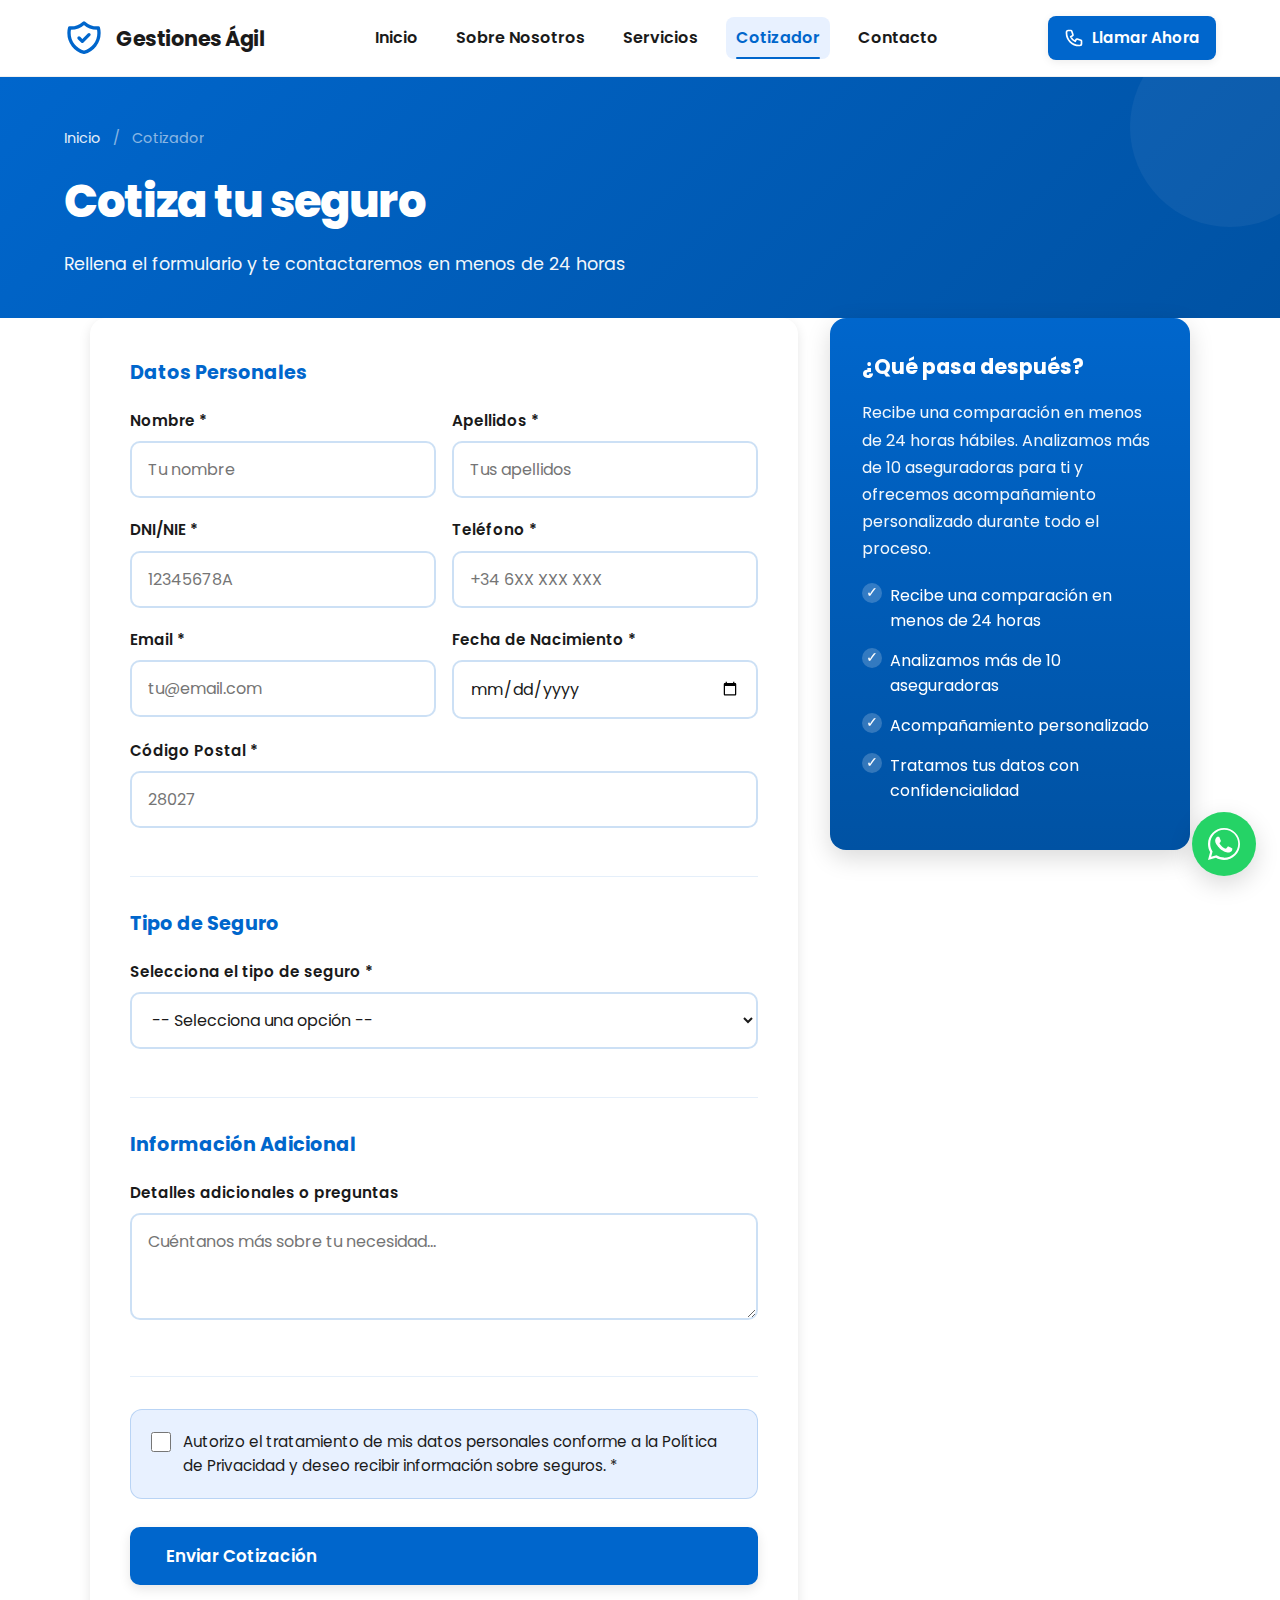
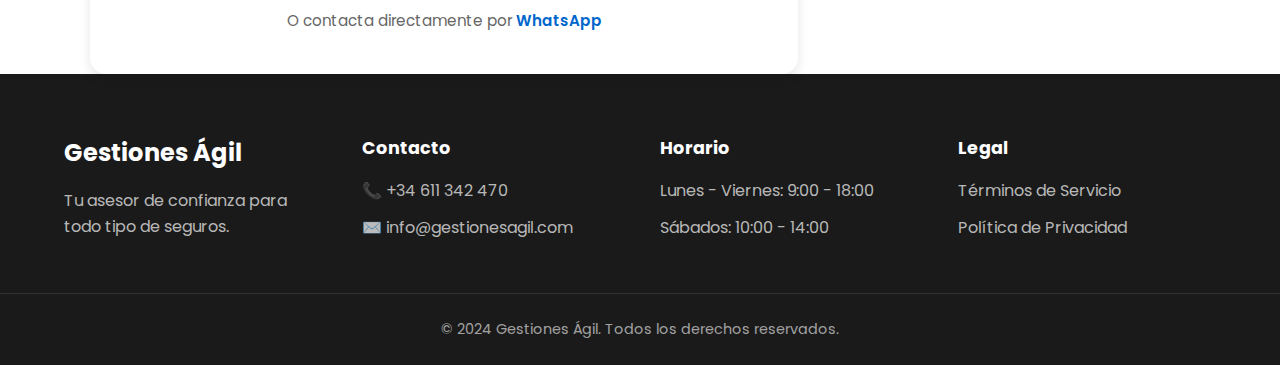
<file: Gestion Agil 2.0/cotizar.html>
<!DOCTYPE html>
<html lang="es">
<head>
    <meta charset="UTF-8" />
    <meta name="viewport" content="width=device-width, initial-scale=1.0" />
    <title>Cotiza - Gestiones Ágil</title>
    <meta name="description" content="Solicita tu cotización gratuita - Gestiones Ágil">
    
    <meta property="og:type" content="website">
    <meta property="og:url" content="https://www.gestionesagil.com/cotizar.html">
    <meta property="og:title" content="Cotizador - Gestiones Ágil">
    <meta property="og:description" content="Rellena el formulario y recibe tu propuesta personalizada en menos de 24 horas.">
    <meta property="og:image" content="https://placehold.co/1200x630/0066cc/ffffff?text=Cotizador">

    <link href="https://fonts.googleapis.com/css2?family=Poppins:wght@300;400;600;700;800&display=swap" rel="stylesheet">
    <link rel="stylesheet" href="styles.css" />
</head>
<body>

    <header class="header">
        <div class="container header-content">
            <a href="index.html" class="logo" aria-label="Ir a inicio">
                <svg class="logo-icon" role="img" viewBox="0 0 24 24" xmlns="http://www.w3.org/2000/svg">
                    <title>Logo Gestiones Ágil</title>
                    <path fill="none" stroke="currentColor" stroke-linecap="round" stroke-linejoin="round" stroke-width="2" d="M9 12l2 2 4-4m5.618-4.016A11.955 11.955 0 0112 2.944a11.955 11.955 0 01-8.618 3.04A12.02 12.02 0 003 9c0 5.591 3.824 10.29 9 11.622 5.176-1.332 9-6.03 9-11.622 0-1.042-.133-2.052-.382-3.016z"></path>
                </svg>
                <h1 class="logo-text">Gestiones Ágil</h1>
            </a>
            <button class="mobile-menu-toggle" onclick="toggleMenu()" aria-label="Abrir menú">
                <span></span>
                <span></span>
                <span></span>
            </button>
            <nav class="nav" id="mainNav" aria-label="Principal">
                <a href="index.html">Inicio</a>
                <a href="sobre-nosotros.html">Sobre Nosotros</a>
                <a href="servicios.html">Servicios</a>
                <a href="cotizar.html" class="active">Cotizador</a>
                <a href="contacto.html">Contacto</a>
            </nav>
            <a href="tel:+34611342470" class="btn btn-primary header-call" aria-label="Llamar ahora">
                <svg class="icon" role="img" viewBox="0 0 24 24" xmlns="http://www.w3.org/2000/svg">
                    <title>Icono teléfono</title>
                    <path fill="none" stroke="currentColor" stroke-linecap="round" stroke-linejoin="round" stroke-width="2" d="M3 5a2 2 0 012-2h3.28a1 1 0 01.948.684l1.498 4.493a1 1 0 01-.502 1.21l-2.257 1.13a11.042 11.042 0 005.516 5.516l1.13-2.257a1 1 0 011.21-.502l4.493 1.498a1 1 0 01.684.949V19a2 2 0 01-2 2h-1C9.716 21 3 14.284 3 6V5z"></path>
                </svg>
                <span>Llamar Ahora</span>
            </a>
        </div>
    </header>

    <section class="hero-internal">
        <div class="container">
            <div class="breadcrumb">
                <a href="index.html">Inicio</a>
                <span>/</span>
                <span>Cotizador</span>
            </div>
            <h2 class="page-title">Cotiza tu seguro</h2>
            <p class="page-subtitle">Rellena el formulario y te contactaremos en menos de 24 horas</p>
        </div>
    </section>

    <main class="section bg-white">
        <div class="container">
            <div class="form-layout">
                <div class="form-wrapper">
                    <form class="quote-form" onsubmit="submitQuoteForm(event)">
                        <div class="form-section">
                            <h3 class="form-section-title">Datos Personales</h3>
                            
                            <div class="form-row">
                                <div class="form-group">
                                    <label for="nombre_page">Nombre *</label>
                                    <input type="text" id="nombre_page" name="nombre" required placeholder="Tu nombre">
                                </div>
                                <div class="form-group">
                                    <label for="apellidos_page">Apellidos *</label>
                                    <input type="text" id="apellidos_page" name="apellidos" required placeholder="Tus apellidos">
                                </div>
                            </div>

                            <div class="form-row">
                                <div class="form-group">
                                    <label for="dni_page">DNI/NIE *</label>
                                    <input type="text" id="dni_page" name="dni" required placeholder="12345678A">
                                </div>
                                <div class="form-group">
                                    <label for="telefono_page">Teléfono *</label>
                                    <input type="tel" id="telefono_page" name="telefono" required placeholder="+34 6XX XXX XXX">
                                </div>
                            </div>

                            <div class="form-row">
                                <div class="form-group">
                                    <label for="email_page">Email *</label>
                                    <input type="email" id="email_page" name="email" required placeholder="tu@email.com">
                                </div>
                                <div class="form-group">
                                    <label for="fechaNacimiento_page">Fecha de Nacimiento *</label>
                                    <input type="date" id="fechaNacimiento_page" name="fechaNacimiento" required>
                                </div>
                            </div>

                            <div class="form-group">
                                <label for="codigoPostal_page">Código Postal *</label>
                                <input type="text" id="codigoPostal_page" name="codigoPostal" required placeholder="28027">
                            </div>
                        </div>

                        <div class="form-section">
                            <h3 class="form-section-title">Tipo de Seguro</h3>
                            
                            <div class="form-group">
                                <label for="tipoSeguro_page">Selecciona el tipo de seguro *</label>
                                <select id="tipoSeguro_page" name="tipoSeguro" required onchange="updateVehicleFieldsPage()">
                                    <option value="">-- Selecciona una opción --</option>
                                    <option value="auto">Seguro de Auto</option>
                                    <option value="moto">Seguro de Moto</option>
                                    <option value="hogar">Seguro de Hogar</option>
                                    <option value="vida">Seguro de Vida</option>
                                    <option value="salud">Seguro de Salud</option>
                                    <option value="responsabilidad">Responsabilidad Civil</option>
                                    <option value="otro">Otro</option>
                                </select>
                            </div>
                        </div>

                        <div class="form-section" id="vehicleSection_page" style="display:none;">
                            <h3 class="form-section-title">Información del Vehículo</h3>
                            
                            <div class="form-row">
                                <div class="form-group">
                                    <label for="matricula_page">Matrícula *</label>
                                    <input type="text" id="matricula_page" name="matricula" placeholder="1234ABC">
                                </div>
                                <div class="form-group">
                                    <label for="fechaCarnet_page">Fecha de Carnet *</label>
                                    <input type="date" id="fechaCarnet_page" name="fechaCarnet">
                                </div>
                            </div>

                            <div class="form-row">
                                <div class="form-group">
                                    <label for="marcaVehiculo_page">Marca del Vehículo *</label>
                                    <input type="text" id="marcaVehiculo_page" name="marcaVehiculo" placeholder="Ej. BMW, Toyota">
                                </div>
                                <div class="form-group">
                                    <label for="modeloVehiculo_page">Modelo del Vehículo *</label>
                                    <input type="text" id="modeloVehiculo_page" name="modeloVehiculo" placeholder="Ej. Serie 3, Corolla">
                                </div>
                            </div>

                            <div class="form-group">
                                <label for="anoVehiculo_page">Año del Vehículo *</label>
                                <input type="number" id="anoVehiculo_page" name="anoVehiculo" placeholder="2024" min="1900" max="2099">
                            </div>
                        </div>

                        <div class="form-section">
                            <h3 class="form-section-title">Información Adicional</h3>
                            
                            <div class="form-group">
                                <label for="mensaje_page">Detalles adicionales o preguntas</label>
                                <textarea id="mensaje_page" name="mensaje" placeholder="Cuéntanos más sobre tu necesidad..." rows="3"></textarea>
                            </div>
                        </div>

                        <div class="form-checkbox">
                            <input type="checkbox" id="terms_page" name="terms" required>
                            <label for="terms_page">Autorizo el tratamiento de mis datos personales conforme a la Política de Privacidad y deseo recibir información sobre seguros. *</label>
                        </div>

                        <button type="submit" class="btn btn-large btn-gradient" style="width:100%;">
                            Enviar Cotización
                        </button>

                        <p class="form-footer">O contacta directamente por <a href="https://wa.me/34611342470" target="_blank">WhatsApp</a></p>
                    </form>
                </div>

                <aside class="info-box" aria-labelledby="info-title">
                    <h4 id="info-title">¿Qué pasa después?</h4>
                    <p>Recibe una comparación en menos de 24 horas hábiles. Analizamos más de 10 aseguradoras para ti y ofrecemos acompañamiento personalizado durante todo el proceso.</p>
                    <ul>
                        <li>Recibe una comparación en menos de 24 horas</li>
                        <li>Analizamos más de 10 aseguradoras</li>
                        <li>Acompañamiento personalizado</li>
                        <li>Tratamos tus datos con confidencialidad</li>
                    </ul>
                </aside>
            </div>
        </div>
    </main>

    <footer class="footer" id="contacto">
        <div class="container footer-grid">
            <div class="footer-col">
                <div class="footer-logo">
                    <span class="footer-brand">Gestiones Ágil</span>
                </div>
                <p>Tu asesor de confianza para todo tipo de seguros.</p>
            </div>

            <div class="footer-col">
                <h4>Contacto</h4>
                <p>📞 +34 611 342 470</p>
                <p>✉️ info@gestionesagil.com</p>
            </div>

            <div class="footer-col">
                <h4>Horario</h4>
                <p>Lunes - Viernes: 9:00 - 18:00</p>
                <p>Sábados: 10:00 - 14:00</p>
            </div>
            
            <div class="footer-col">
                <h4>Legal</h4>
                <p><a href="terminos.html" style="color: rgba(255,255,255,0.7); text-decoration: none;">Términos de Servicio</a></p>
                <p><a href="privacidad.html" style="color: rgba(255,255,255,0.7); text-decoration: none;">Política de Privacidad</a></p>
            </div>
        </div>

        <div class="footer-bottom">
            <p>&copy; 2024 Gestiones Ágil. Todos los derechos reservados.</p>
        </div>
    </footer>

    <a class="whatsapp-fab" href="https://wa.me/34611342470" target="_blank" rel="noopener" aria-label="Contactar por WhatsApp">
        <svg viewBox="0 0 32 32" xmlns="http://www.w3.org/2000/svg" fill="currentColor">
            <path d="M16 0c-8.837 0-16 7.163-16 16 0 2.825 0.737 5.607 2.137 8.048l-2.137 7.952 7.933-2.127c2.42 1.37 5.173 2.127 8.067 2.127 8.837 0 16-7.163 16-16s-7.163-16-16-16zM16 29.467c-2.482 0-4.908-0.646-7.07-1.87l-0.507-0.292-5.243 1.405 1.409-5.234-0.321-0.525c-1.332-2.197-2.035-4.707-2.035-7.283 0-7.72 6.28-14 14-14s14 6.28 14 14-6.28 14-14 14zM23.407 19.99c-0.422-0.211-2.496-1.232-2.883-1.372-0.385-0.141-0.665-0.211-0.946 0.21s-1.088 1.372-1.334 1.653c-0.245 0.281-0.491 0.316-0.913 0.105s-1.78-0.656-3.388-2.091c-1.253-1.117-2.1-2.496-2.345-2.918s-0.026-0.649 0.185-0.859c0.189-0.189 0.422-0.491 0.633-0.737s0.281-0.422 0.422-0.702c0.14-0.281 0.070-0.526-0.035-0.737s-0.946-2.278-1.297-3.122c-0.341-0.821-0.687-0.71-0.946-0.723-0.245-0.012-0.526-0.015-0.807-0.015s-0.737 0.105-1.123 0.526c-0.386 0.422-1.476 1.443-1.476 3.520s1.511 4.083 1.722 4.364c0.211 0.281 2.98 4.549 7.217 6.38 1.008 0.435 1.795 0.696 2.409 0.891 1.018 0.326 1.945 0.28 2.678 0.17 0.817-0.122 2.496-1.021 2.848-2.007s0.351-1.832 0.246-2.007c-0.105-0.176-0.386-0.281-0.807-0.491z"/>
        </svg>
    </a>

    <script src="script.js"></script>

</body>
</html>
</file>
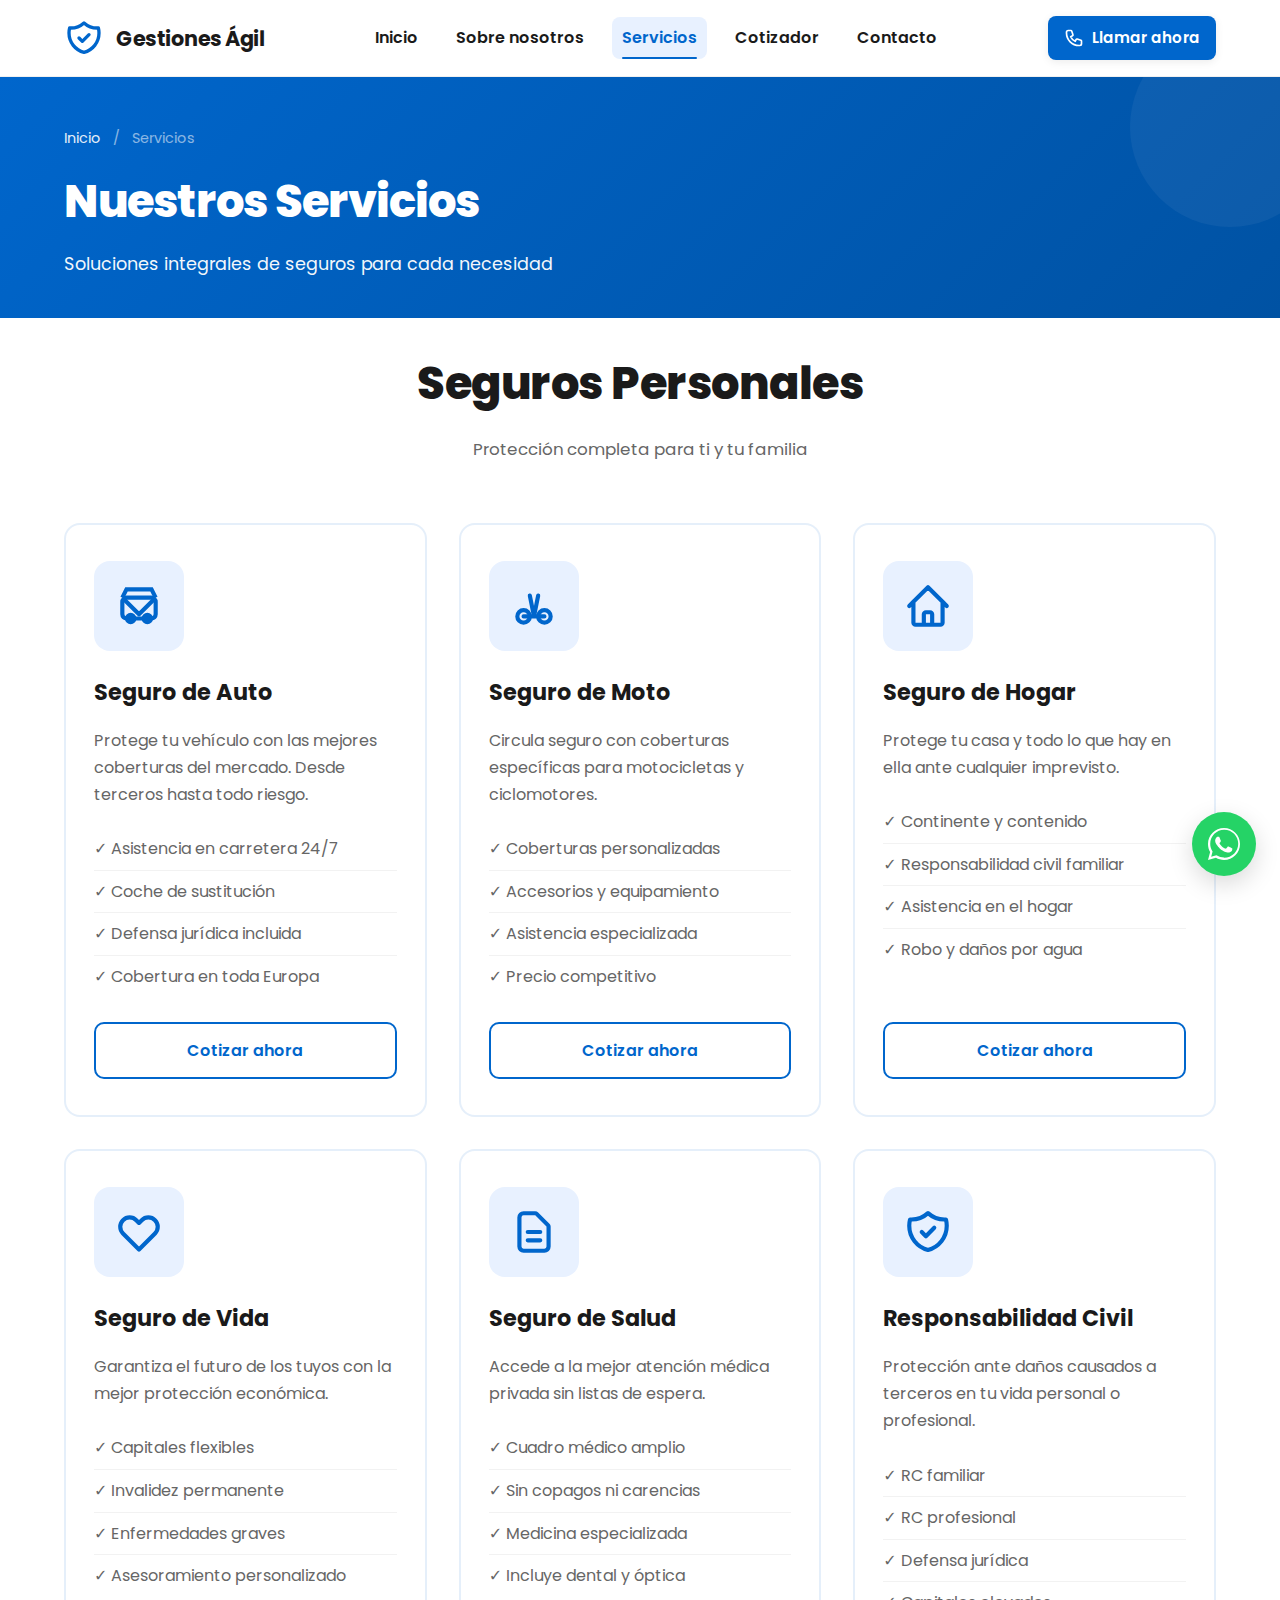
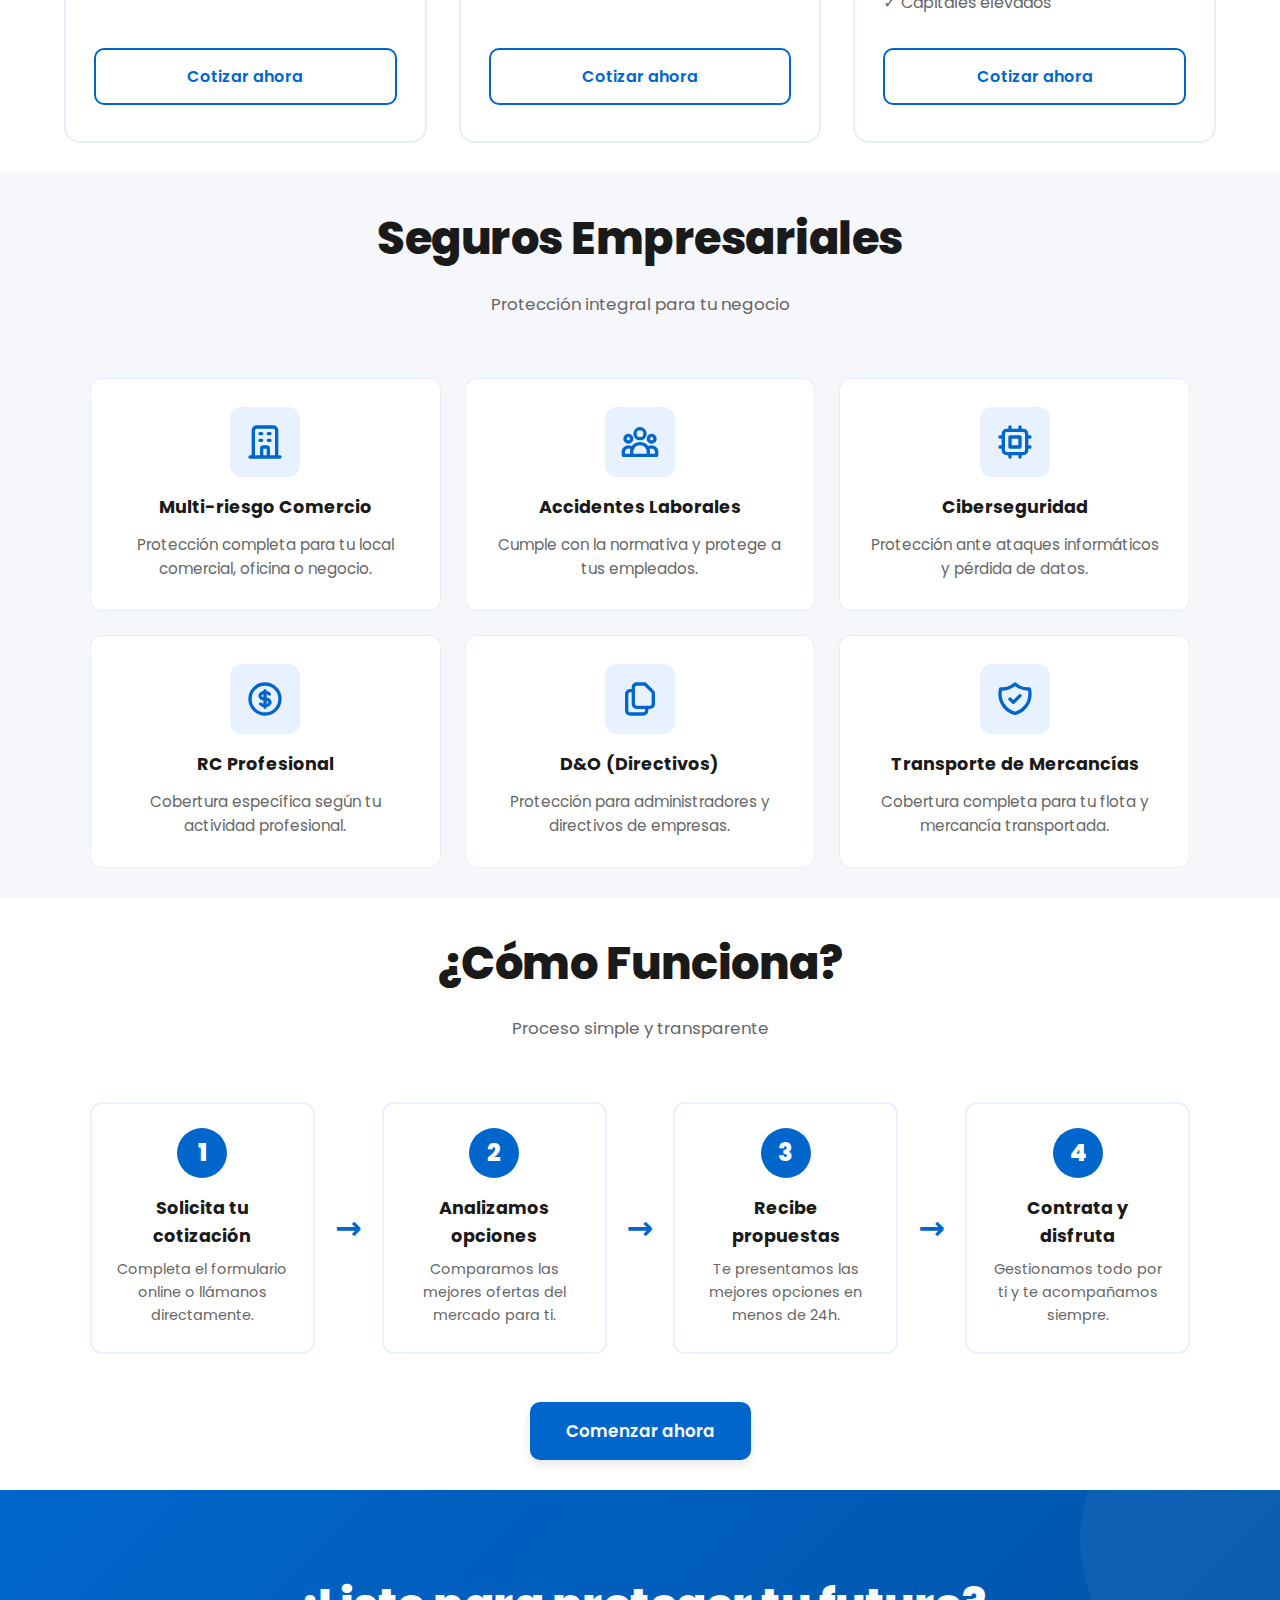
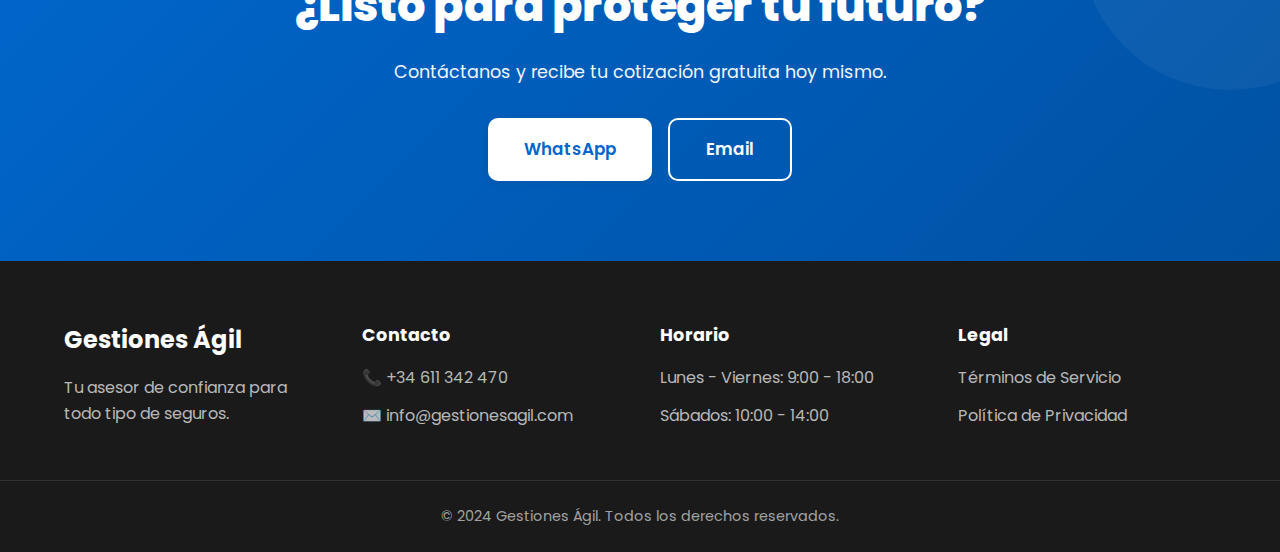
<file: Gestion Agil 2.0/servicios.html>
<!DOCTYPE html>
<html lang="es">
<head>
    <meta charset="UTF-8" />
    <meta name="viewport" content="width=device-width, initial-scale=1.0" />
    <title>Servicios - Gestiones Ágil</title>
    <meta name="description" content="Descubre nuestros servicios de seguros: auto, moto, hogar, vida, salud y más. Protección completa para ti y tu familia.">
    
    <meta property="og:type" content="website">
    <meta property="og:url" content="https://www.gestionesagil.com/servicios.html">
    <meta property="og:title" content="Servicios de Seguros - Gestiones Ágil">
    <meta property="og:description" content="Auto, Moto, Hogar, Salud y Seguros para Empresas.">
    <meta property="og:image" content="https://placehold.co/1200x630/0066cc/ffffff?text=Servicios">

    <link href="https://fonts.googleapis.com/css2?family=Poppins:wght@300;400;600;700;800&display=swap" rel="stylesheet">
    <link rel="stylesheet" href="styles.css" />
</head>
<body>

    <header class="header">
        <div class="container header-content">
            <a href="index.html" class="logo" aria-label="Ir a inicio">
                <svg class="logo-icon" role="img" viewBox="0 0 24 24" xmlns="http://www.w3.org/2000/svg">
                    <title>Logo Gestiones Ágil</title>
                    <path fill="none" stroke="currentColor" stroke-linecap="round" stroke-linejoin="round" stroke-width="2" d="M9 12l2 2 4-4m5.618-4.016A11.955 11.955 0 0112 2.944a11.955 11.955 0 01-8.618 3.04A12.02 12.02 0 003 9c0 5.591 3.824 10.29 9 11.622 5.176-1.332 9-6.03 9-11.622 0-1.042-.133-2.052-.382-3.016z"></path>
                </svg>
                <h1 class="logo-text">Gestiones Ágil</h1>
            </a>
            <button class="mobile-menu-toggle" onclick="toggleMenu()" aria-label="Abrir menú">
                <span></span>
                <span></span>
                <span></span>
            </button>
            <nav class="nav" id="mainNav" aria-label="Principal">
                <a href="index.html">Inicio</a>
                <a href="sobre-nosotros.html">Sobre nosotros</a>
                <a href="servicios.html" class="active">Servicios</a>
                <a href="cotizar.html">Cotizador</a>
                <a href="contacto.html">Contacto</a>
            </nav>
            <a href="tel:+34611342470" class="btn btn-primary header-call" aria-label="Llamar ahora">
                <svg class="icon" role="img" viewBox="0 0 24 24" xmlns="http://www.w3.org/2000/svg">
                    <title>Icono teléfono</title>
                    <path fill="none" stroke="currentColor" stroke-linecap="round" stroke-linejoin="round" stroke-width="2" d="M3 5a2 2 0 012-2h3.28a1 1 0 01.948.684l1.498 4.493a1 1 0 01-.502 1.21l-2.257 1.13a11.042 11.042 0 005.516 5.516l1.13-2.257a1 1 0 011.21-.502l4.493 1.498a1 1 0 01.684.949V19a2 2 0 01-2 2h-1C9.716 21 3 14.284 3 6V5z"></path>
                </svg>
                <span>Llamar ahora</span>
            </a>
        </div>
    </header>

    <section class="hero-internal">
        <div class="container">
            <div class="breadcrumb">
                <a href="index.html">Inicio</a>
                <span>/</span>
                <span>Servicios</span>
            </div>
            <h2 class="page-title">Nuestros Servicios</h2>
            <p class="page-subtitle">Soluciones integrales de seguros para cada necesidad</p>
        </div>
    </section>

    <section class="section bg-white">
        <div class="container">
            <div class="section-header">
                <h3 class="section-title">Seguros Personales</h3>
                <p class="section-subtitle">Protección completa para ti y tu familia</p>
            </div>

            <div class="services-grid">
                <div class="service-card">
                    <div class="service-icon">
                        <svg class="icon-xl" fill="none" stroke="currentColor" viewBox="0 0 24 24">
                            <path stroke-linecap="round" stroke-linejoin="round" stroke-width="2" d="M19 9l-7 7-7-7"></path>
                            <rect x="4" y="8" width="16" height="10" rx="2" stroke="currentColor" stroke-width="2" fill="none"/>
                            <circle cx="8" cy="18" r="2" fill="currentColor"/>
                            <circle cx="16" cy="18" r="2" fill="currentColor"/>
                            <path d="M4 8L6 4h12l2 4" stroke="currentColor" stroke-width="2" fill="none"/>
                        </svg>
                    </div>
                    <h4 class="service-title">Seguro de Auto</h4>
                    <p class="service-description">
                        Protege tu vehículo con las mejores coberturas del mercado. Desde terceros hasta todo riesgo.
                    </p>
                    <ul class="service-features">
                        <li>✓ Asistencia en carretera 24/7</li>
                        <li>✓ Coche de sustitución</li>
                        <li>✓ Defensa jurídica incluida</li>
                        <li>✓ Cobertura en toda Europa</li>
                    </ul>
                    <a href="cotizar.html" class="btn btn-outline">Cotizar ahora</a>
                </div>

                <div class="service-card">
                    <div class="service-icon">
                        <svg class="icon-xl" fill="none" stroke="currentColor" viewBox="0 0 24 24">
                            <circle cx="7" cy="17" r="3" stroke-width="2"/>
                            <circle cx="17" cy="17" r="3" stroke-width="2"/>
                            <path d="M7 17h10M10 7l2 10M14 7l-2 10" stroke-width="2" stroke-linecap="round"/>
                        </svg>
                    </div>
                    <h4 class="service-title">Seguro de Moto</h4>
                    <p class="service-description">
                        Circula seguro con coberturas específicas para motocicletas y ciclomotores.
                    </p>
                    <ul class="service-features">
                        <li>✓ Coberturas personalizadas</li>
                        <li>✓ Accesorios y equipamiento</li>
                        <li>✓ Asistencia especializada</li>
                        <li>✓ Precio competitivo</li>
                    </ul>
                    <a href="cotizar.html" class="btn btn-outline">Cotizar ahora</a>
                </div>

                <div class="service-card">
                    <div class="service-icon">
                        <svg class="icon-xl" fill="none" stroke="currentColor" viewBox="0 0 24 24">
                            <path stroke-linecap="round" stroke-linejoin="round" stroke-width="2" d="M3 12l2-2m0 0l7-7 7 7M5 10v10a1 1 0 001 1h3m10-11l2 2m-2-2v10a1 1 0 01-1 1h-3m-6 0a1 1 0 001-1v-4a1 1 0 011-1h2a1 1 0 011 1v4a1 1 0 001 1m-6 0h6"></path>
                        </svg>
                    </div>
                    <h4 class="service-title">Seguro de Hogar</h4>
                    <p class="service-description">
                        Protege tu casa y todo lo que hay en ella ante cualquier imprevisto.
                    </p>
                    <ul class="service-features">
                        <li>✓ Continente y contenido</li>
                        <li>✓ Responsabilidad civil familiar</li>
                        <li>✓ Asistencia en el hogar</li>
                        <li>✓ Robo y daños por agua</li>
                    </ul>
                    <a href="cotizar.html" class="btn btn-outline">Cotizar ahora</a>
                </div>

                <div class="service-card">
                    <div class="service-icon">
                        <svg class="icon-xl" fill="none" stroke="currentColor" viewBox="0 0 24 24">
                            <path stroke-linecap="round" stroke-linejoin="round" stroke-width="2" d="M4.318 6.318a4.5 4.5 0 000 6.364L12 20.364l7.682-7.682a4.5 4.5 0 00-6.364-6.364L12 7.636l-1.318-1.318a4.5 4.5 0 00-6.364 0z"></path>
                        </svg>
                    </div>
                    <h4 class="service-title">Seguro de Vida</h4>
                    <p class="service-description">
                        Garantiza el futuro de los tuyos con la mejor protección económica.
                    </p>
                    <ul class="service-features">
                        <li>✓ Capitales flexibles</li>
                        <li>✓ Invalidez permanente</li>
                        <li>✓ Enfermedades graves</li>
                        <li>✓ Asesoramiento personalizado</li>
                    </ul>
                    <a href="cotizar.html" class="btn btn-outline">Cotizar ahora</a>
                </div>

                <div class="service-card">
                    <div class="service-icon">
                        <svg class="icon-xl" fill="none" stroke="currentColor" viewBox="0 0 24 24">
                            <path stroke-linecap="round" stroke-linejoin="round" stroke-width="2" d="M9 12h6m-6 4h6m2 5H7a2 2 0 01-2-2V5a2 2 0 012-2h5.586a1 1 0 01.707.293l5.414 5.414a1 1 0 01.293.707V19a2 2 0 01-2 2z"></path>
                        </svg>
                    </div>
                    <h4 class="service-title">Seguro de Salud</h4>
                    <p class="service-description">
                        Accede a la mejor atención médica privada sin listas de espera.
                    </p>
                    <ul class="service-features">
                        <li>✓ Cuadro médico amplio</li>
                        <li>✓ Sin copagos ni carencias</li>
                        <li>✓ Medicina especializada</li>
                        <li>✓ Incluye dental y óptica</li>
                    </ul>
                    <a href="cotizar.html" class="btn btn-outline">Cotizar ahora</a>
                </div>

                <div class="service-card">
                    <div class="service-icon">
                        <svg class="icon-xl" fill="none" stroke="currentColor" viewBox="0 0 24 24">
                            <path stroke-linecap="round" stroke-linejoin="round" stroke-width="2" d="M9 12l2 2 4-4m5.618-4.016A11.955 11.955 0 0112 2.944a11.955 11.955 0 01-8.618 3.04A12.02 12.02 0 003 9c0 5.591 3.824 10.29 9 11.622 5.176-1.332 9-6.03 9-11.622 0-1.042-.133-2.052-.382-3.016z"></path>
                        </svg>
                    </div>
                    <h4 class="service-title">Responsabilidad Civil</h4>
                    <p class="service-description">
                        Protección ante daños causados a terceros en tu vida personal o profesional.
                    </p>
                    <ul class="service-features">
                        <li>✓ RC familiar</li>
                        <li>✓ RC profesional</li>
                        <li>✓ Defensa jurídica</li>
                        <li>✓ Capitales elevados</li>
                    </ul>
                    <a href="cotizar.html" class="btn btn-outline">Cotizar ahora</a>
                </div>
            </div>
        </div>
    </section>

    <section class="section bg-gradient">
        <div class="container">
            <div class="section-header">
                <h3 class="section-title">Seguros Empresariales</h3>
                <p class="section-subtitle">Protección integral para tu negocio</p>
            </div>

            <div class="business-services">
                <div class="business-card">
                    <div class="business-icon">
                        <svg class="icon-large" fill="none" stroke="currentColor" viewBox="0 0 24 24">
                            <path stroke-linecap="round" stroke-linejoin="round" stroke-width="2" d="M19 21V5a2 2 0 00-2-2H7a2 2 0 00-2 2v16m14 0h2m-2 0h-5m-9 0H3m2 0h5M9 7h1m-1 4h1m4-4h1m-1 4h1m-5 10v-5a1 1 0 011-1h2a1 1 0 011 1v5m-4 0h4"></path>
                        </svg>
                    </div>
                    <h4>Multi-riesgo Comercio</h4>
                    <p>Protección completa para tu local comercial, oficina o negocio.</p>
                </div>

                <div class="business-card">
                    <div class="business-icon">
                        <svg class="icon-large" fill="none" stroke="currentColor" viewBox="0 0 24 24">
                            <path stroke-linecap="round" stroke-linejoin="round" stroke-width="2" d="M17 20h5v-2a3 3 0 00-5.356-1.857M17 20H7m10 0v-2c0-.656-.126-1.283-.356-1.857M7 20H2v-2a3 3 0 015.356-1.857M7 20v-2c0-.656.126-1.283.356-1.857m0 0a5.002 5.002 0 019.288 0M15 7a3 3 0 11-6 0 3 3 0 016 0zm6 3a2 2 0 11-4 0 2 2 0 014 0zM7 10a2 2 0 11-4 0 2 2 0 014 0z"></path>
                        </svg>
                    </div>
                    <h4>Accidentes Laborales</h4>
                    <p>Cumple con la normativa y protege a tus empleados.</p>
                </div>

                <div class="business-card">
                    <div class="business-icon">
                        <svg class="icon-large" fill="none" stroke="currentColor" viewBox="0 0 24 24">
                            <path stroke-linecap="round" stroke-linejoin="round" stroke-width="2" d="M9 3v2m6-2v2M9 19v2m6-2v2M5 9H3m2 6H3m18-6h-2m2 6h-2M7 19h10a2 2 0 002-2V7a2 2 0 00-2-2H7a2 2 0 00-2 2v10a2 2 0 002 2zM9 9h6v6H9V9z"></path>
                        </svg>
                    </div>
                    <h4>Ciberseguridad</h4>
                    <p>Protección ante ataques informáticos y pérdida de datos.</p>
                </div>

                <div class="business-card">
                    <div class="business-icon">
                        <svg class="icon-large" fill="none" stroke="currentColor" viewBox="0 0 24 24">
                            <path stroke-linecap="round" stroke-linejoin="round" stroke-width="2" d="M12 8c-1.657 0-3 .895-3 2s1.343 2 3 2 3 .895 3 2-1.343 2-3 2m0-8c1.11 0 2.08.402 2.599 1M12 8V7m0 1v8m0 0v1m0-1c-1.11 0-2.08-.402-2.599-1M21 12a9 9 0 11-18 0 9 9 0 0118 0z"></path>
                        </svg>
                    </div>
                    <h4>RC Profesional</h4>
                    <p>Cobertura específica según tu actividad profesional.</p>
                </div>

                <div class="business-card">
                    <div class="business-icon">
                        <svg class="icon-large" fill="none" stroke="currentColor" viewBox="0 0 24 24">
                            <path stroke-linecap="round" stroke-linejoin="round" stroke-width="2" d="M8 7v8a2 2 0 002 2h6M8 7V5a2 2 0 012-2h4.586a1 1 0 01.707.293l4.414 4.414a1 1 0 01.293.707V15a2 2 0 01-2 2h-2M8 7H6a2 2 0 00-2 2v10a2 2 0 002 2h8a2 2 0 002-2v-2"></path>
                        </svg>
                    </div>
                    <h4>D&O (Directivos)</h4>
                    <p>Protección para administradores y directivos de empresas.</p>
                </div>

                <div class="business-card">
                    <div class="business-icon">
                        <svg class="icon-large" fill="none" stroke="currentColor" viewBox="0 0 24 24">
                            <path stroke-linecap="round" stroke-linejoin="round" stroke-width="2" d="M9 12l2 2 4-4m5.618-4.016A11.955 11.955 0 0112 2.944a11.955 11.955 0 01-8.618 3.04A12.02 12.02 0 003 9c0 5.591 3.824 10.29 9 11.622 5.176-1.332 9-6.03 9-11.622 0-1.042-.133-2.052-.382-3.016z"></path>
                        </svg>
                    </div>
                    <h4>Transporte de Mercancías</h4>
                    <p>Cobertura completa para tu flota y mercancía transportada.</p>
                </div>
            </div>
        </div>
    </section>

    <section class="section bg-white">
        <div class="container">
            <div class="section-header">
                <h3 class="section-title">¿Cómo Funciona?</h3>
                <p class="section-subtitle">Proceso simple y transparente</p>
            </div>

            <div class="process-steps">
                <div class="step-item">
                    <div class="step-number">1</div>
                    <h4 class="step-title">Solicita tu cotización</h4>
                    <p class="step-desc">Completa el formulario online o llámanos directamente.</p>
                </div>

                <div class="step-arrow">→</div>

                <div class="step-item">
                    <div class="step-number">2</div>
                    <h4 class="step-title">Analizamos opciones</h4>
                    <p class="step-desc">Comparamos las mejores ofertas del mercado para ti.</p>
                </div>

                <div class="step-arrow">→</div>

                <div class="step-item">
                    <div class="step-number">3</div>
                    <h4 class="step-title">Recibe propuestas</h4>
                    <p class="step-desc">Te presentamos las mejores opciones en menos de 24h.</p>
                </div>

                <div class="step-arrow">→</div>

                <div class="step-item">
                    <div class="step-number">4</div>
                    <h4 class="step-title">Contrata y disfruta</h4>
                    <p class="step-desc">Gestionamos todo por ti y te acompañamos siempre.</p>
                </div>
            </div>

            <div class="text-center" style="margin-top: 3rem;">
                <a href="cotizar.html" class="btn btn-large btn-gradient">
                    Comenzar ahora
                </a>
            </div>
        </div>
    </section>

    <section class="cta-section">
        <div class="container">
            <div class="cta-content">
                <h3 class="cta-title">¿Listo para proteger tu futuro?</h3>
                <p class="cta-subtitle">Contáctanos y recibe tu cotización gratuita hoy mismo.</p>

                <div class="cta-buttons">
                    <a href="https://wa.me/34611342470" class="btn btn-large btn-white">
                        WhatsApp
                    </a>
                    <a href="mailto:info@gestionesagil.com" class="btn btn-large btn-outline-white">
                        Email
                    </a>
                </div>
            </div>
        </div>
    </section>

    <footer class="footer" id="contacto">
        <div class="container footer-grid">
            <div class="footer-col">
                <div class="footer-logo">
                    <span class="footer-brand">Gestiones Ágil</span>
                </div>
                <p>Tu asesor de confianza para todo tipo de seguros.</p>
            </div>

            <div class="footer-col">
                <h4>Contacto</h4>
                <p>📞 +34 611 342 470</p>
                <p>✉️ info@gestionesagil.com</p>
            </div>

            <div class="footer-col">
                <h4>Horario</h4>
                <p>Lunes - Viernes: 9:00 - 18:00</p>
                <p>Sábados: 10:00 - 14:00</p>
            </div>
            
             <div class="footer-col">
                <h4>Legal</h4>
                <p><a href="terminos.html" style="color: rgba(255,255,255,0.7); text-decoration: none;">Términos de Servicio</a></p>
                <p><a href="privacidad.html" style="color: rgba(255,255,255,0.7); text-decoration: none;">Política de Privacidad</a></p>
            </div>
        </div>

        <div class="footer-bottom">
            <p>&copy; 2024 Gestiones Ágil. Todos los derechos reservados.</p>
        </div>
    </footer>

    <a class="whatsapp-fab" href="https://wa.me/34611342470" target="_blank" rel="noopener" aria-label="Contactar por WhatsApp">
        <svg viewBox="0 0 32 32" xmlns="http://www.w3.org/2000/svg" fill="currentColor">
            <path d="M16 0c-8.837 0-16 7.163-16 16 0 2.825 0.737 5.607 2.137 8.048l-2.137 7.952 7.933-2.127c2.42 1.37 5.173 2.127 8.067 2.127 8.837 0 16-7.163 16-16s-7.163-16-16-16zM16 29.467c-2.482 0-4.908-0.646-7.07-1.87l-0.507-0.292-5.243 1.405 1.409-5.234-0.321-0.525c-1.332-2.197-2.035-4.707-2.035-7.283 0-7.72 6.28-14 14-14s14 6.28 14 14-6.28 14-14 14zM23.407 19.99c-0.422-0.211-2.496-1.232-2.883-1.372-0.385-0.141-0.665-0.211-0.946 0.21s-1.088 1.372-1.334 1.653c-0.245 0.281-0.491 0.316-0.913 0.105s-1.78-0.656-3.388-2.091c-1.253-1.117-2.1-2.496-2.345-2.918s-0.026-0.649 0.185-0.859c0.189-0.189 0.422-0.491 0.633-0.737s0.281-0.422 0.422-0.702c0.14-0.281 0.070-0.526-0.035-0.737s-0.946-2.278-1.297-3.122c-0.341-0.821-0.687-0.71-0.946-0.723-0.245-0.012-0.526-0.015-0.807-0.015s-0.737 0.105-1.123 0.526c-0.386 0.422-1.476 1.443-1.476 3.520s1.511 4.083 1.722 4.364c0.211 0.281 2.98 4.549 7.217 6.38 1.008 0.435 1.795 0.696 2.409 0.891 1.018 0.326 1.945 0.28 2.678 0.17 0.817-0.122 2.496-1.021 2.848-2.007s0.351-1.832 0.246-2.007c-0.105-0.176-0.386-0.281-0.807-0.491z"/>
        </svg>
    </a>

    <script src="script.js"></script>

</body>
</html>
</file>
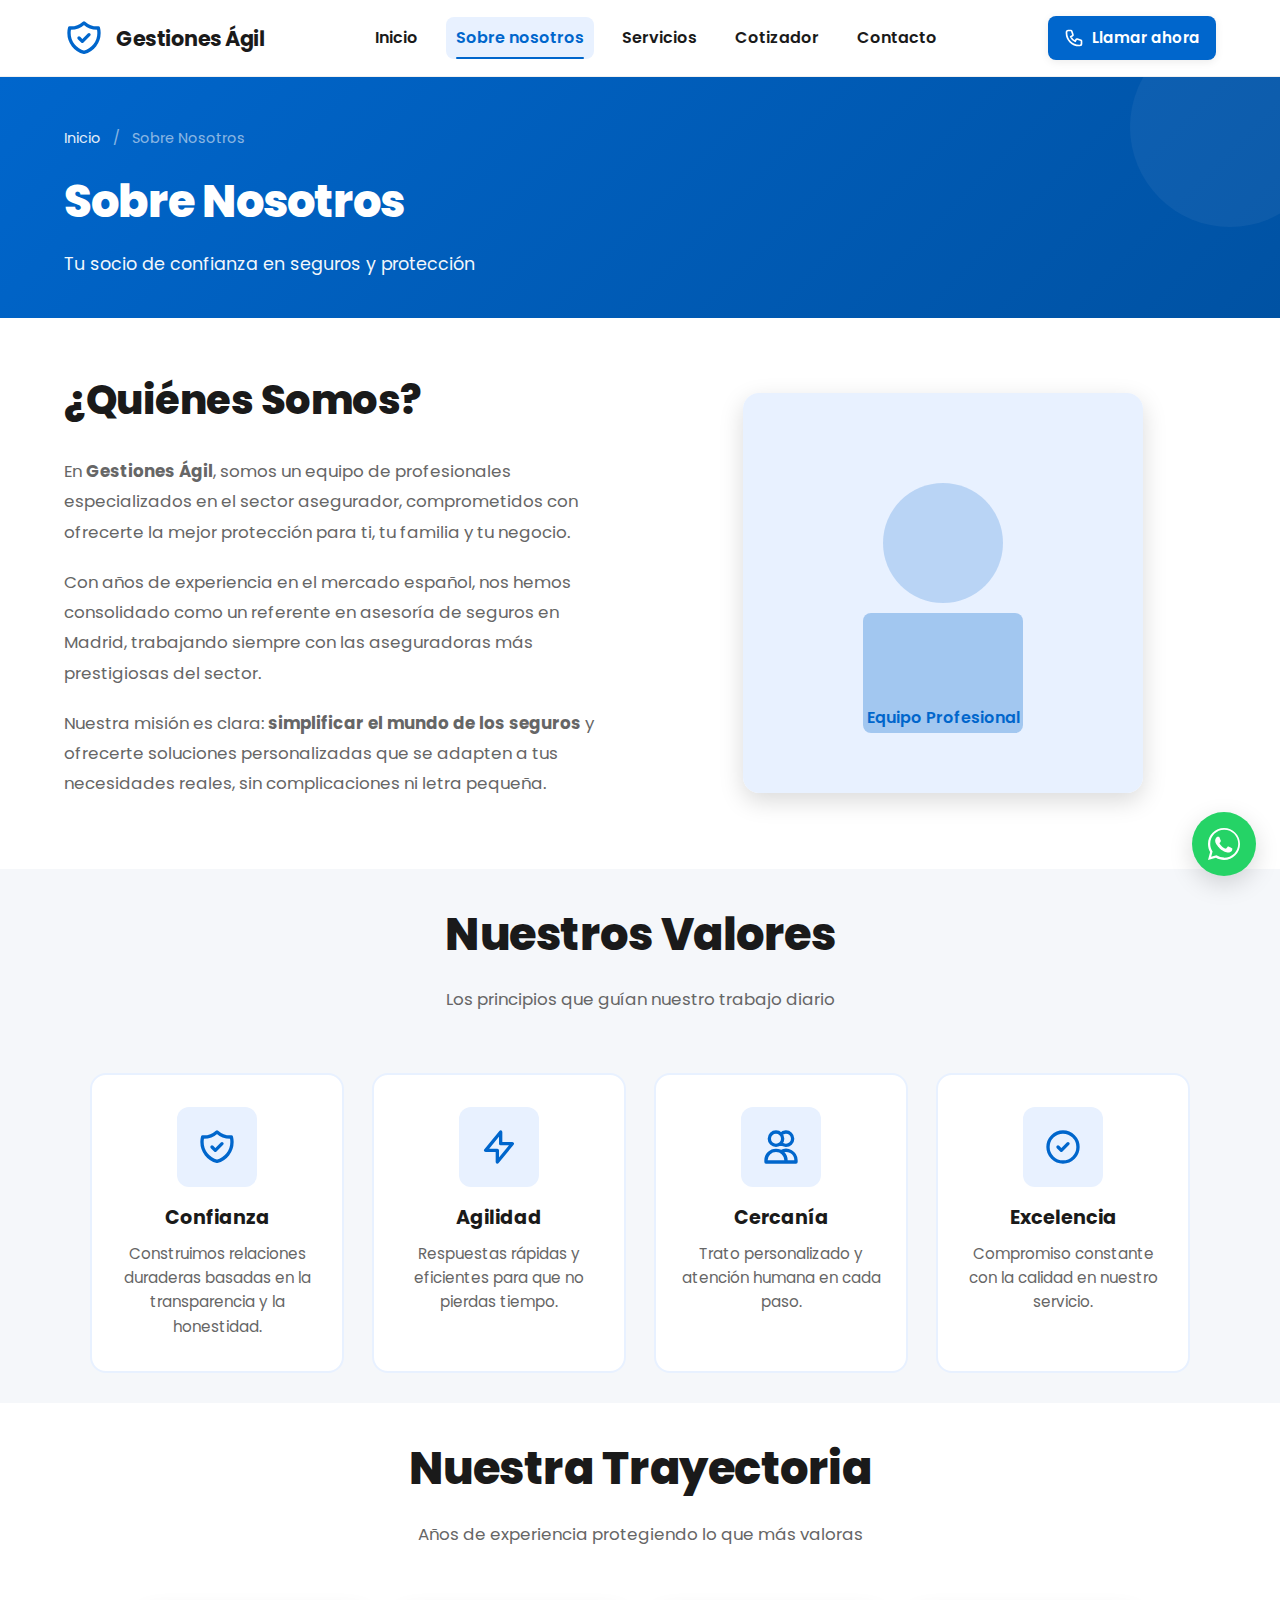
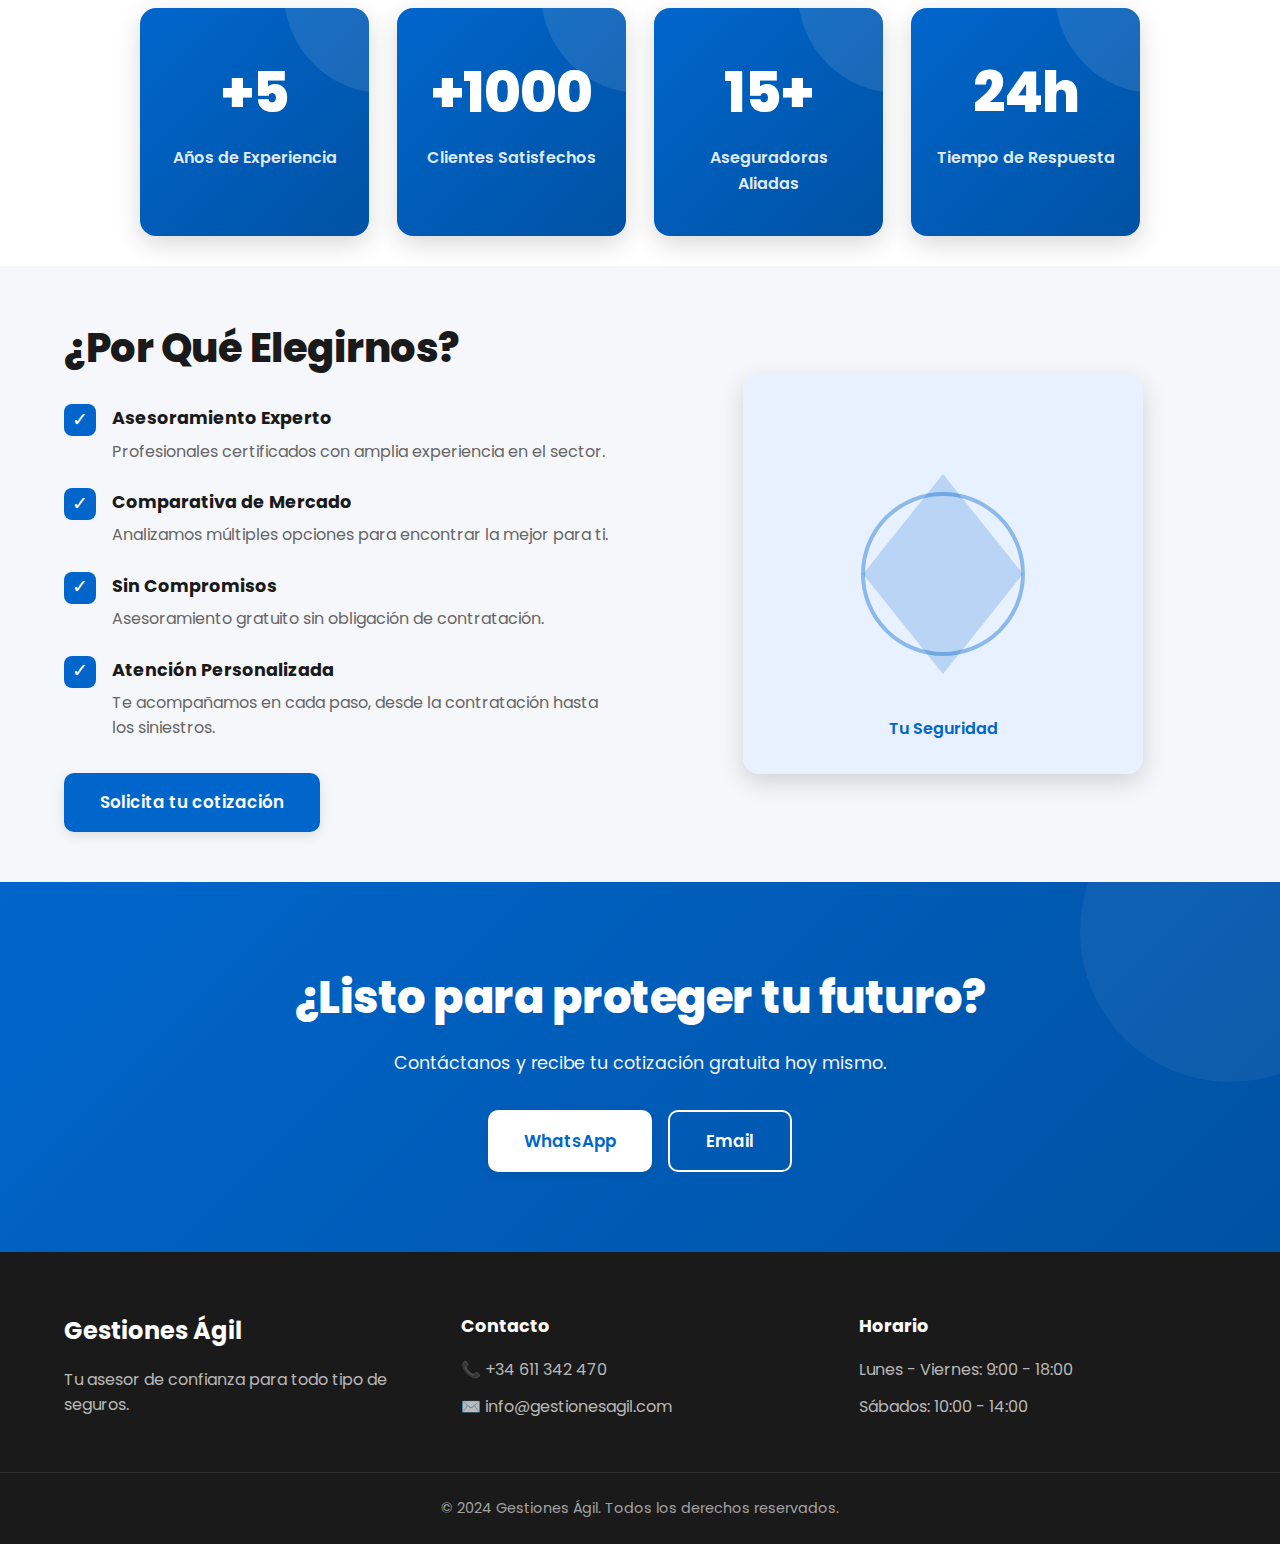
<file: Gestion Agil 2.0/sobre-nosotros.html>
<!DOCTYPE html>
<html lang="es">
<head>
    <meta charset="UTF-8" />
    <meta name="viewport" content="width=device-width, initial-scale=1.0" />
    <title>Sobre Nosotros - Gestiones Ágil</title>
    <meta name="description" content="Conoce a Gestiones Ágil, tu asesor de seguros de confianza en Madrid. Experiencia, profesionalidad y compromiso.">
    <link href="https://fonts.googleapis.com/css2?family=Poppins:wght@300;400;600;700;800&display=swap" rel="stylesheet">
    <link rel="stylesheet" href="styles.css" />
</head>
<body>

    <!-- Header -->
    <header class="header">
        <div class="container header-content">
            <a href="index.html" class="logo" aria-label="Ir a inicio">
                <svg class="logo-icon" role="img" viewBox="0 0 24 24" xmlns="http://www.w3.org/2000/svg">
                    <title>Logo Gestiones Ágil</title>
                    <path fill="none" stroke="currentColor" stroke-linecap="round" stroke-linejoin="round" stroke-width="2" d="M9 12l2 2 4-4m5.618-4.016A11.955 11.955 0 0112 2.944a11.955 11.955 0 01-8.618 3.04A12.02 12.02 0 003 9c0 5.591 3.824 10.29 9 11.622 5.176-1.332 9-6.03 9-11.622 0-1.042-.133-2.052-.382-3.016z"></path>
                </svg>
                <h1 class="logo-text">Gestiones Ágil</h1>
            </a>
            <button class="mobile-menu-toggle" onclick="toggleMenu()" aria-label="Abrir menú">
                <span></span>
                <span></span>
                <span></span>
            </button>
            <nav class="nav" id="mainNav" aria-label="Principal">
                <a href="index.html">Inicio</a>
                <a href="sobre-nosotros.html" class="active">Sobre nosotros</a>
                <a href="servicios.html">Servicios</a>
                <a href="cotizar.html">Cotizador</a>
                <a href="contacto.html">Contacto</a>
            </nav>
            <a href="tel:+34611342470" class="btn btn-primary header-call" aria-label="Llamar ahora">
                <svg class="icon" role="img" viewBox="0 0 24 24" xmlns="http://www.w3.org/2000/svg">
                    <title>Icono teléfono</title>
                    <path fill="none" stroke="currentColor" stroke-linecap="round" stroke-linejoin="round" stroke-width="2" d="M3 5a2 2 0 012-2h3.28a1 1 0 01.948.684l1.498 4.493a1 1 0 01-.502 1.21l-2.257 1.13a11.042 11.042 0 005.516 5.516l1.13-2.257a1 1 0 011.21-.502l4.493 1.498a1 1 0 01.684.949V19a2 2 0 01-2 2h-1C9.716 21 3 14.284 3 6V5z"></path>
                </svg>
                <span>Llamar ahora</span>
            </a>
        </div>
    </header>

    <!-- Hero Interno -->
    <section class="hero-internal">
        <div class="container">
            <div class="breadcrumb">
                <a href="index.html">Inicio</a>
                <span>/</span>
                <span>Sobre Nosotros</span>
            </div>
            <h2 class="page-title">Sobre Nosotros</h2>
            <p class="page-subtitle">Tu socio de confianza en seguros y protección</p>
        </div>
    </section>

    <!-- Quiénes Somos -->
    <section class="section bg-white">
        <div class="container">
            <div class="two-col-section">
                <div class="col-content">
                    <h3 class="section-title-left">¿Quiénes Somos?</h3>
                    <p class="text-content">
                        En <strong>Gestiones Ágil</strong>, somos un equipo de profesionales especializados en el sector asegurador, comprometidos con ofrecerte la mejor protección para ti, tu familia y tu negocio.
                    </p>
                    <p class="text-content">
                        Con años de experiencia en el mercado español, nos hemos consolidado como un referente en asesoría de seguros en Madrid, trabajando siempre con las aseguradoras más prestigiosas del sector.
                    </p>
                    <p class="text-content">
                        Nuestra misión es clara: <strong>simplificar el mundo de los seguros</strong> y ofrecerte soluciones personalizadas que se adapten a tus necesidades reales, sin complicaciones ni letra pequeña.
                    </p>
                </div>
                <div class="col-image">
                    <div class="image-placeholder">
                        <svg viewBox="0 0 400 400" xmlns="http://www.w3.org/2000/svg">
                            <rect width="400" height="400" fill="#e8f1ff"/>
                            <circle cx="200" cy="150" r="60" fill="#0066cc" opacity="0.2"/>
                            <rect x="120" y="220" width="160" height="120" rx="8" fill="#0066cc" opacity="0.3"/>
                            <text x="200" y="330" text-anchor="middle" font-size="16" fill="#0066cc" font-weight="600">Equipo Profesional</text>
                        </svg>
                    </div>
                </div>
            </div>
        </div>
    </section>

    <!-- Nuestros Valores -->
    <section class="section bg-gradient">
        <div class="container">
            <div class="section-header">
                <h3 class="section-title">Nuestros Valores</h3>
                <p class="section-subtitle">Los principios que guían nuestro trabajo diario</p>
            </div>

            <div class="values-grid">
                <div class="value-card">
                    <div class="value-icon">
                        <svg class="icon-large" fill="none" stroke="currentColor" viewBox="0 0 24 24">
                            <path stroke-linecap="round" stroke-linejoin="round" stroke-width="2" d="M9 12l2 2 4-4m5.618-4.016A11.955 11.955 0 0112 2.944a11.955 11.955 0 01-8.618 3.04A12.02 12.02 0 003 9c0 5.591 3.824 10.29 9 11.622 5.176-1.332 9-6.03 9-11.622 0-1.042-.133-2.052-.382-3.016z"></path>
                        </svg>
                    </div>
                    <h4 class="value-title">Confianza</h4>
                    <p class="value-desc">Construimos relaciones duraderas basadas en la transparencia y la honestidad.</p>
                </div>

                <div class="value-card">
                    <div class="value-icon">
                        <svg class="icon-large" fill="none" stroke="currentColor" viewBox="0 0 24 24">
                            <path stroke-linecap="round" stroke-linejoin="round" stroke-width="2" d="M13 10V3L4 14h7v7l9-11h-7z"></path>
                        </svg>
                    </div>
                    <h4 class="value-title">Agilidad</h4>
                    <p class="value-desc">Respuestas rápidas y eficientes para que no pierdas tiempo.</p>
                </div>

                <div class="value-card">
                    <div class="value-icon">
                        <svg class="icon-large" fill="none" stroke="currentColor" viewBox="0 0 24 24">
                            <path stroke-linecap="round" stroke-linejoin="round" stroke-width="2" d="M12 4.354a4 4 0 110 5.292M15 21H3v-1a6 6 0 0112 0v1zm0 0h6v-1a6 6 0 00-9-5.197M13 7a4 4 0 11-8 0 4 4 0 018 0z"></path>
                        </svg>
                    </div>
                    <h4 class="value-title">Cercanía</h4>
                    <p class="value-desc">Trato personalizado y atención humana en cada paso.</p>
                </div>

                <div class="value-card">
                    <div class="value-icon">
                        <svg class="icon-large" fill="none" stroke="currentColor" viewBox="0 0 24 24">
                            <path stroke-linecap="round" stroke-linejoin="round" stroke-width="2" d="M9 12l2 2 4-4m6 2a9 9 0 11-18 0 9 9 0 0118 0z"></path>
                        </svg>
                    </div>
                    <h4 class="value-title">Excelencia</h4>
                    <p class="value-desc">Compromiso constante con la calidad en nuestro servicio.</p>
                </div>
            </div>
        </div>
    </section>

    <!-- Nuestra Experiencia -->
    <section class="section bg-white">
        <div class="container">
            <div class="section-header">
                <h3 class="section-title">Nuestra Trayectoria</h3>
                <p class="section-subtitle">Años de experiencia protegiendo lo que más valoras</p>
            </div>

            <div class="stats-grid">
                <div class="stat-card">
                    <div class="stat-number">+5</div>
                    <div class="stat-label">Años de Experiencia</div>
                </div>

                <div class="stat-card">
                    <div class="stat-number">+1000</div>
                    <div class="stat-label">Clientes Satisfechos</div>
                </div>

                <div class="stat-card">
                    <div class="stat-number">15+</div>
                    <div class="stat-label">Aseguradoras Aliadas</div>
                </div>

                <div class="stat-card">
                    <div class="stat-number">24h</div>
                    <div class="stat-label">Tiempo de Respuesta</div>
                </div>
            </div>
        </div>
    </section>

    <!-- Por Qué Elegirnos -->
    <section class="section bg-gradient">
        <div class="container">
            <div class="two-col-section reverse">
                <div class="col-image">
                    <div class="image-placeholder">
                        <svg viewBox="0 0 400 400" xmlns="http://www.w3.org/2000/svg">
                            <rect width="400" height="400" fill="#e8f1ff"/>
                            <path d="M200 100 L280 200 L200 300 L120 200 Z" fill="#0066cc" opacity="0.2"/>
                            <circle cx="200" cy="200" r="80" fill="none" stroke="#0066cc" stroke-width="4" opacity="0.4"/>
                            <text x="200" y="360" text-anchor="middle" font-size="16" fill="#0066cc" font-weight="600">Tu Seguridad</text>
                        </svg>
                    </div>
                </div>
                <div class="col-content">
                    <h3 class="section-title-left">¿Por Qué Elegirnos?</h3>
                    <div class="feature-list">
                        <div class="feature-item">
                            <div class="feature-icon">✓</div>
                            <div class="feature-text">
                                <h4>Asesoramiento Experto</h4>
                                <p>Profesionales certificados con amplia experiencia en el sector.</p>
                            </div>
                        </div>

                        <div class="feature-item">
                            <div class="feature-icon">✓</div>
                            <div class="feature-text">
                                <h4>Comparativa de Mercado</h4>
                                <p>Analizamos múltiples opciones para encontrar la mejor para ti.</p>
                            </div>
                        </div>

                        <div class="feature-item">
                            <div class="feature-icon">✓</div>
                            <div class="feature-text">
                                <h4>Sin Compromisos</h4>
                                <p>Asesoramiento gratuito sin obligación de contratación.</p>
                            </div>
                        </div>

                        <div class="feature-item">
                            <div class="feature-icon">✓</div>
                            <div class="feature-text">
                                <h4>Atención Personalizada</h4>
                                <p>Te acompañamos en cada paso, desde la contratación hasta los siniestros.</p>
                            </div>
                        </div>
                    </div>

                    <div style="margin-top: 2rem;">
                        <a href="cotizar.html" class="btn btn-large btn-gradient">
                            Solicita tu cotización
                        </a>
                    </div>
                </div>
            </div>
        </div>
    </section>

    <!-- CTA -->
    <section class="cta-section">
        <div class="container">
            <div class="cta-content">
                <h3 class="cta-title">¿Listo para proteger tu futuro?</h3>
                <p class="cta-subtitle">Contáctanos y recibe tu cotización gratuita hoy mismo.</p>

                <div class="cta-buttons">
                    <a href="https://wa.me/34611342470" class="btn btn-large btn-white">
                        WhatsApp
                    </a>
                    <a href="mailto:info@gestionesagil.com" class="btn btn-large btn-outline-white">
                        Email
                    </a>
                </div>
            </div>
        </div>
    </section>

    <!-- Footer -->
    <footer class="footer">
        <div class="container footer-grid">
            <div class="footer-col">
                <div class="footer-logo">
                    <span class="footer-brand">Gestiones Ágil</span>
                </div>
                <p>Tu asesor de confianza para todo tipo de seguros.</p>
            </div>

            <div class="footer-col">
                <h4>Contacto</h4>
                <p>📞 +34 611 342 470</p>
                <p>✉️ info@gestionesagil.com</p>
            </div>

            <div class="footer-col">
                <h4>Horario</h4>
                <p>Lunes - Viernes: 9:00 - 18:00</p>
                <p>Sábados: 10:00 - 14:00</p>
            </div>
        </div>

        <div class="footer-bottom">
            <p>&copy; 2024 Gestiones Ágil. Todos los derechos reservados.</p>
        </div>
    </footer>

    <!-- WhatsApp floating button -->
    <a class="whatsapp-fab" href="https://wa.me/34611342470" target="_blank" rel="noopener" aria-label="Contactar por WhatsApp">
        <svg viewBox="0 0 32 32" xmlns="http://www.w3.org/2000/svg" fill="currentColor">
            <path d="M16 0c-8.837 0-16 7.163-16 16 0 2.825 0.737 5.607 2.137 8.048l-2.137 7.952 7.933-2.127c2.42 1.37 5.173 2.127 8.067 2.127 8.837 0 16-7.163 16-16s-7.163-16-16-16zM16 29.467c-2.482 0-4.908-0.646-7.07-1.87l-0.507-0.292-5.243 1.405 1.409-5.234-0.321-0.525c-1.332-2.197-2.035-4.707-2.035-7.283 0-7.72 6.28-14 14-14s14 6.28 14 14-6.28 14-14 14zM23.407 19.99c-0.422-0.211-2.496-1.232-2.883-1.372-0.385-0.141-0.665-0.211-0.946 0.21s-1.088 1.372-1.334 1.653c-0.245 0.281-0.491 0.316-0.913 0.105s-1.78-0.656-3.388-2.091c-1.253-1.117-2.1-2.496-2.345-2.918s-0.026-0.649 0.185-0.859c0.189-0.189 0.422-0.491 0.633-0.737s0.281-0.422 0.422-0.702c0.14-0.281 0.070-0.526-0.035-0.737s-0.946-2.278-1.297-3.122c-0.341-0.821-0.687-0.71-0.946-0.723-0.245-0.012-0.526-0.015-0.807-0.015s-0.737 0.105-1.123 0.526c-0.386 0.422-1.476 1.443-1.476 3.520s1.511 4.083 1.722 4.364c0.211 0.281 2.98 4.549 7.217 6.38 1.008 0.435 1.795 0.696 2.409 0.891 1.018 0.326 1.945 0.28 2.678 0.17 0.817-0.122 2.496-1.021 2.848-2.007s0.351-1.832 0.246-2.007c-0.105-0.176-0.386-0.281-0.807-0.491z"/>
        </svg>
    </a>

    <script src="script.js"></script>

</body>
</html>
</file>
<file: styles.css>
/* ====== GLOBAL / VARIABLES ====== */
:root{
    --primary-blue: #0066cc;
    --primary-blue-light: #e8f1ff;
    --primary-blue-dark: #0052a3;
    --text-dark: #1a1a1a;
    --text-light: #666666;
    --bg-light: #ffffff;
    --bg-gray: #f5f7fa;
    --accent: #ff6b35;
    --whatsapp: #25d366;
    --shadow: 0 2px 8px rgba(0,0,0,0.08);
    --shadow-md: 0 4px 12px rgba(0,0,0,0.1);
    --shadow-lg: 0 8px 24px rgba(0,0,0,0.15);
}

*{box-sizing:border-box;margin:0;padding:0}

html{scroll-behavior:smooth}
html,body{height:100%;overflow-x:hidden}

body{
    font-family:'Poppins',system-ui,-apple-system,'Segoe UI',Roboto,'Helvetica Neue',Arial,sans-serif;
    background:var(--bg-light);
    color:var(--text-dark);
    line-height:1.6;
    -webkit-font-smoothing:antialiased;
    -moz-osx-font-smoothing:grayscale;
}

.container{max-width:1200px;margin:0 auto;padding:0 24px}

/* ====== HEADER ====== */
.header{
    position:sticky;
    top:0;
    z-index:100;
    background:var(--bg-light);
    padding:16px 0;
    border-bottom:1px solid rgba(0,0,0,0.06);
    transition:all .3s ease;
}

.header.scrolled{
    box-shadow:var(--shadow-lg);
    padding: 12px 0;
}

.header-content{
    display:flex;
    align-items:center;
    justify-content:space-between;
    gap: 24px;
}

/* Mobile Menu Toggle */
.mobile-menu-toggle{
    display:none;
    flex-direction:column;
    gap:5px;
    background:transparent;
    border:none;
    cursor:pointer;
    padding:8px;
    order:3;
}

.mobile-menu-toggle span{
    display:block;
    width:25px;
    height:3px;
    background:var(--primary-blue);
    border-radius:3px;
    transition:all .3s ease;
}

.mobile-menu-toggle.active span:nth-child(1){ transform: rotate(45deg) translate(5px, 6px); }
.mobile-menu-toggle.active span:nth-child(2){ opacity: 0; }
.mobile-menu-toggle.active span:nth-child(3){ transform: rotate(-45deg) translate(5px, -6px); }

/* ====== LOGO ====== */
.logo{
    display:flex;
    align-items:center;
    text-decoration:none;
    cursor:pointer;
    flex-shrink:0;
    width:110px;
    order:1;
}

.logo-image {
    width: 110px;
    height: 47px;
    object-fit: contain;
    display: block;
}

.logo-icon,
.logo-text{
    display:none;
}

/* ====== NAV ====== */
.nav{
    display:flex;
    gap:30px;
    align-items:center;
    flex:1;
    justify-content:center;
    margin-left:0;
    padding:0 20px;
    order:2;
}

.nav a{
    color:var(--text-dark);
    text-decoration:none;
    font-weight:600;
    padding:8px 4px;
    border-radius:6px;
    transition:background .18s ease,color .18s ease;
    position:relative;
    white-space:nowrap;
}

.nav a:hover{
    background:var(--primary-blue-light);
    color:var(--primary-blue);
}

.nav a.active{
    color:var(--primary-blue);
    background:var(--primary-blue-light);
}

.nav a.active::after{
    content:'';
    position:absolute;
    bottom:-2px;
    left:4px;
    right:4px;
    height:2px;
    background:var(--primary-blue);
    border-radius:2px;
}

/* ====== HEADER BUTTON ====== */
.header-call{
    background:var(--primary-blue);
    color:#fff;
    padding:10px 20px;
    border-radius:8px;
    text-decoration:none;
    font-weight:600;
    font-size:.95rem;
    display:inline-flex;
    align-items:center;
    gap:8px;
    transition:all .25s ease;
    cursor:pointer;
    border:none;
    box-shadow:var(--shadow);
    flex-shrink:0;
    order:4;
}

.header-call:hover{
    background:var(--primary-blue-dark);
    transform:translateY(-2px);
    box-shadow:var(--shadow-md);
}

.header-call .icon{
    width:20px;
    height:20px;
}

/* ====== HERO ====== */
.hero{
    min-height:75vh;
    display:flex;
    align-items:center;
    position:relative;
    padding:80px 0;
    background:linear-gradient(135deg,#fff 0%,var(--primary-blue-light) 100%);
    overflow:hidden;
    max-width:100vw;
}

.hero::before{
    content:'';
    position:absolute;
    top:-100px;
    right:-100px;
    width:300px;
    height:300px;
    background:var(--primary-blue);
    border-radius:50%;
    opacity:.08;
}

.hero::after{
    content:'';
    position:absolute;
    bottom:-50px;
    left:-50px;
    width:250px;
    height:250px;
    background:var(--primary-blue);
    border-radius:50%;
    opacity:.05;
}

.hero-content{
    position:relative;
    z-index:2;
}

.hero-text{
    max-width:700px;
}

.badge{
    display:inline-block;
    background:rgba(0,102,204,0.08);
    color:var(--primary-blue);
    padding:10px 18px;
    border-radius:50px;
    margin-bottom:24px;
    font-weight:600;
    border:1px solid rgba(0,102,204,0.15);
    font-size:.95rem;
}

.hero-title{
    font-size:clamp(2.2rem,6vw,3.5rem);
    line-height:1.1;
    font-weight:800;
    margin-bottom:16px;
    color:var(--text-dark);
    letter-spacing:-1px;
}

.gradient-text{
    background:linear-gradient(90deg,var(--primary-blue),var(--primary-blue-dark));
    -webkit-background-clip:text;
    background-clip:text;
    color:transparent;
}

.hero-subtitle{
    font-size:1.1rem;
    color:var(--text-light);
    margin-bottom:32px;
    opacity:.9;
    max-width:600px;
}

.hero-buttons{
    display:flex;
    gap:16px;
    flex-wrap:wrap;
}

/* ====== HERO INTERNO ====== */
.hero-internal{
    background:linear-gradient(135deg,var(--primary-blue) 0%,var(--primary-blue-dark) 100%);
    padding:50px 0 40px;
    color:#fff;
    position:relative;
    overflow:hidden;
}

.hero-internal::before{
    content:'';
    position:absolute;
    top:-50px;
    right:-50px;
    width:200px;
    height:200px;
    background:rgba(255,255,255,0.05);
    border-radius:50%;
}

.breadcrumb{
    display:flex;
    align-items:center;
    gap:12px;
    margin-bottom:16px;
    font-size:.9rem;
    opacity:.9;
}

.breadcrumb a{
    color:#fff;
    text-decoration:none;
    transition:opacity .2s ease;
}

.breadcrumb a:hover{
    opacity:.7;
}

.breadcrumb span{
    opacity:.6;
}

.page-title{
    font-size:clamp(2rem,4vw,2.8rem);
    font-weight:800;
    margin-bottom:12px;
    letter-spacing:-1px;
}

.page-subtitle{
    font-size:1.1rem;
    opacity:.95;
    max-width:700px;
}

/* ====== BUTTONS ====== */
.btn{
    display:inline-flex;
    align-items:center;
    gap:8px;
    padding:14px 32px;
    border-radius:10px;
    text-decoration:none;
    font-weight:600;
    transition:all .25s ease;
    cursor:pointer;
    border:none;
    font-size:1rem;
    font-family:'Poppins',sans-serif;
}

.btn-large{
    padding:16px 36px;
    font-size:1.05rem;
}

.btn-gradient{
    background:var(--primary-blue);
    color:#fff;
    box-shadow:var(--shadow-md);
}

.btn-gradient:hover{
    background:var(--primary-blue-dark);
    transform:translateY(-3px);
    box-shadow:var(--shadow-lg);
}

.btn-outline{
    border:2px solid var(--primary-blue);
    color:var(--primary-blue);
    background:transparent;
}

.btn-outline:hover{
    background:var(--primary-blue-light);
}

.btn-white{
    background:#fff;
    color:var(--primary-blue);
    box-shadow:var(--shadow);
}

.btn-white:hover{
    transform:translateY(-3px);
    box-shadow:var(--shadow-lg);
}

.btn-outline-white{
    border:2px solid #fff;
    color:#fff;
    background:transparent;
}

.btn-outline-white:hover{
    background:rgba(255,255,255,0.1);
}

.btn-primary{
    background:var(--primary-blue);
    color:#fff;
}

/* ====== SECTION STYLING ====== */
section{
    position:relative;
    padding:60px 0;
}

section.bg-white{background:var(--bg-light)}

section.bg-gradient{background:var(--bg-gray)}

.section-header{
    text-align:center;
    margin-bottom:60px;
}

.section-title{
    font-size:clamp(2rem,5vw,2.8rem);
    font-weight:800;
    margin-bottom:16px;
    color:var(--text-dark);
    letter-spacing:-0.5px;
}

.section-title-left{
    font-size:clamp(1.8rem,4vw,2.5rem);
    font-weight:800;
    margin-bottom:24px;
    color:var(--text-dark);
    letter-spacing:-0.5px;
}

.section-subtitle{
    font-size:1.05rem;
    color:var(--text-light);
    max-width:600px;
    margin:0 auto;
    line-height:1.6;
}

/* ====== TWO COLUMN LAYOUT ====== */
.two-col-section{
    display:grid;
    grid-template-columns:1fr 1fr;
    gap:60px;
    align-items:center;
}

.two-col-section.reverse{
    direction:rtl;
}

.two-col-section.reverse > *{
    direction:ltr;
}

.col-content{
    padding:20px 0;
}

.text-content{
    font-size:1.05rem;
    line-height:1.8;
    color:var(--text-light);
    margin-bottom:20px;
}

.col-image{
    display:flex;
    align-items:center;
    justify-content:center;
}

.image-placeholder{
    width:100%;
    max-width:400px;
    border-radius:16px;
    overflow:hidden;
    box-shadow:var(--shadow-lg);
}

.image-placeholder svg{
    display:block;
    width:100%;
    height:auto;
}

/* ====== FEATURE LIST ====== */
.feature-list{
    display:flex;
    flex-direction:column;
    gap:24px;
}

.feature-item{
    display:flex;
    gap:16px;
    align-items:flex-start;
}

.feature-icon{
    width:32px;
    height:32px;
    border-radius:8px;
    background:var(--primary-blue);
    color:#fff;
    display:flex;
    align-items:center;
    justify-content:center;
    font-weight:700;
    font-size:1.2rem;
    flex-shrink:0;
}

.feature-text h4{
    font-size:1.1rem;
    font-weight:700;
    color:var(--text-dark);
    margin-bottom:6px;
}

.feature-text p{
    color:var(--text-light);
    line-height:1.6;
}

/* ====== PROCESS / NUMBERS ====== */
.process-grid{
    display:grid;
    grid-template-columns:repeat(auto-fit,minmax(240px,1fr));
    gap:28px;
    max-width:1100px;
    margin:0 auto;
}

.process-card{
    background:#fff;
    border:1px solid rgba(0,102,204,0.1);
    border-radius:16px;
    padding:32px 24px;
    text-align:center;
    transition:all .3s ease;
    position:relative;
    overflow:hidden;
}

.process-card::before{
    content:'';
    position:absolute;
    top:0;
    left:0;
    right:0;
    height:4px;
    background:var(--primary-blue);
    transform:scaleX(0);
    transform-origin:left;
    transition:transform .3s ease;
}

.process-card:hover{
    transform:translateY(-8px);
    box-shadow:var(--shadow-lg);
    border-color:rgba(0,102,204,0.3);
}

.process-card:hover::before{
    transform:scaleX(1);
}

.process-number{
    display:inline-flex;
    align-items:center;
    justify-content:center;
    width:70px;
    height:70px;
    background:linear-gradient(135deg,var(--primary-blue),var(--primary-blue-dark));
    color:#fff;
    font-weight:800;
    font-size:2rem;
    border-radius:16px;
    margin-bottom:16px;
}

.process-title{
    font-weight:700;
    font-size:1.2rem;
    color:var(--text-dark);
    margin-bottom:8px;
}

.process-desc{
    color:var(--text-light);
    font-size:.95rem;
}

/* ====== PROCESS STEPS (lineal) ====== */
.process-steps{
    display:flex;
    align-items:center;
    justify-content:center;
    gap:20px;
    flex-wrap:wrap;
    max-width:1100px;
    margin:0 auto;
}

.step-item{
    flex:1;
    min-width:200px;
    text-align:center;
    padding:24px;
    background:#fff;
    border-radius:12px;
    border:2px solid var(--primary-blue-light);
}

.step-number{
    width:50px;
    height:50px;
    border-radius:50%;
    background:var(--primary-blue);
    color:#fff;
    display:flex;
    align-items:center;
    justify-content:center;
    font-weight:800;
    font-size:1.5rem;
    margin:0 auto 16px;
}

.step-title{
    font-size:1.1rem;
    font-weight:700;
    color:var(--text-dark);
    margin-bottom:8px;
}

.step-desc{
    font-size:.9rem;
    color:var(--text-light);
}

.step-arrow{
    font-size:2rem;
    color:var(--primary-blue);
    font-weight:700;
}

/* ====== VALUES GRID ====== */
.values-grid{
    display:grid;
    grid-template-columns:repeat(auto-fit,minmax(250px,1fr));
    gap:28px;
    max-width:1100px;
    margin:0 auto;
}

.value-card{
    background:#fff;
    padding:32px 24px;
    border-radius:16px;
    text-align:center;
    border:2px solid var(--primary-blue-light);
    transition:all .3s ease;
}

.value-card:hover{
    transform:translateY(-8px);
    box-shadow:var(--shadow-lg);
    border-color:var(--primary-blue);
}

.value-icon{
    width:80px;
    height:80px;
    background:var(--primary-blue-light);
    border-radius:12px;
    display:flex;
    align-items:center;
    justify-content:center;
    margin:0 auto 16px;
}

.value-title{
    font-weight:700;
    font-size:1.2rem;
    color:var(--text-dark);
    margin-bottom:8px;
}

.value-desc{
    color:var(--text-light);
    font-size:.95rem;
}

/* ====== BENEFITS ====== */
.benefits-grid{
    display:grid;
    grid-template-columns:repeat(4,1fr);
    gap:28px;
    max-width:1200px;
    margin:0 auto;
}

.benefit-card{
    background:#fff;
    padding:32px 24px;
    border-radius:16px;
    border:1px solid rgba(0,0,0,0.05);
    text-align:center;
    transition:all .3s ease;
}

.benefit-card:hover{
    transform:translateY(-8px);
    box-shadow:var(--shadow-lg);
}

.benefit-icon{
    width:80px;
    height:80px;
    background:var(--primary-blue-light);
    border-radius:12px;
    display:flex;
    align-items:center;
    justify-content:center;
    margin:0 auto 16px;
}

.icon-large{
    width:40px;
    height:40px;
    color:var(--primary-blue);
    stroke-width:1.5;
}

.icon-xl{
    width:50px;
    height:50px;
    color:var(--primary-blue);
    stroke-width:1.5;
}

.benefit-title{
    font-weight:700;
    font-size:1.15rem;
    color:var(--text-dark);
    margin-bottom:8px;
}

.benefit-desc{
    color:var(--text-light);
    font-size:.95rem;
}

/* ====== SERVICES GRID ====== */
.services-grid{
    display:grid;
    grid-template-columns:repeat(auto-fit,minmax(300px,1fr));
    gap:32px;
    max-width:1200px;
    margin:0 auto;
}

.service-card{
    background:#fff;
    border-radius:16px;
    padding:36px 28px;
    border:2px solid rgba(0,102,204,0.1);
    transition:all .3s ease;
    display:flex;
    flex-direction:column;
}

.service-card:hover{
    transform:translateY(-8px);
    box-shadow:var(--shadow-lg);
    border-color:var(--primary-blue);
}

.service-icon{
    width:90px;
    height:90px;
    border-radius:16px;
    background:var(--primary-blue-light);
    display:flex;
    align-items:center;
    justify-content:center;
    margin-bottom:24px;
}

.service-title{
    font-size:1.4rem;
    font-weight:700;
    color:var(--text-dark);
    margin-bottom:16px;
}

.service-description{
    color:var(--text-light);
    line-height:1.7;
    margin-bottom:20px;
}

.service-features{
    list-style:none;
    padding:0;
    margin:0 0 24px;
    flex:1;
}

.service-features li{
    color:var(--text-light);
    padding:8px 0;
    border-bottom:1px solid rgba(0,0,0,0.05);
}

.service-features li:last-child{
    border-bottom:none;
}

.service-card .btn{
    width:100%;
    justify-content:center;
}

/* ====== BUSINESS SERVICES ====== */
.business-services{
    display:grid;
    grid-template-columns:repeat(auto-fit,minmax(280px,1fr));
    gap:24px;
    max-width:1100px;
    margin:0 auto;
}

.business-card{
    background:#fff;
    padding:28px 24px;
    border-radius:12px;
    border:1px solid rgba(0,102,204,0.1);
    transition:all .3s ease;
    text-align:center;
}

.business-card:hover{
    transform:translateY(-5px);
    box-shadow:var(--shadow-md);
    border-color:var(--primary-blue);
}

.business-icon{
    width:70px;
    height:70px;
    border-radius:12px;
    background:var(--primary-blue-light);
    display:flex;
    align-items:center;
    justify-content:center;
    margin:0 auto 16px;
}

.business-card h4{
    font-size:1.1rem;
    font-weight:700;
    color:var(--text-dark);
    margin-bottom:12px;
}

.business-card p{
    color:var(--text-light);
    font-size:.95rem;
    line-height:1.6;
}

/* ====== CONTACT INFO CARDS ====== */
.contact-grid{
    display:grid;
    grid-template-columns:repeat(auto-fit,minmax(300px,1fr));
    gap:28px;
    max-width:1100px;
    margin:0 auto 60px;
}

.contact-card{
    background:#fff;
    padding:32px 28px;
    border-radius:16px;
    border:2px solid var(--primary-blue-light);
    text-align:center;
    transition:all .3s ease;
}

.contact-card:hover{
    transform:translateY(-8px);
    box-shadow:var(--shadow-lg);
    border-color:var(--primary-blue);
}

.contact-icon{
    width:80px;
    height:80px;
    border-radius:12px;
    background:var(--primary-blue-light);
    display:flex;
    align-items:center;
    justify-content:center;
    margin:0 auto 20px;
}

.contact-card h4{
    font-size:1.2rem;
    font-weight:700;
    color:var(--text-dark);
    margin-bottom:12px;
}

.contact-card p{
    color:var(--text-light);
    margin-bottom:8px;
    line-height:1.6;
}

.contact-card a{
    color:var(--primary-blue);
    text-decoration:none;
    font-weight:600;
    transition:color .2s ease;
}

.contact-card a:hover{
    color:var(--primary-blue-dark);
}

/* ====== MAP CONTAINER ====== */
.map-container{
    width:100%;
    max-width:1100px;
    margin:0 auto;
    border-radius:16px;
    overflow:hidden;
    box-shadow:var(--shadow-lg);
    height:450px;
    background:var(--bg-gray);
}

.map-container iframe{
    width:100%;
    height:100%;
    border:none;
}

/* ====== PARTNERS ====== */
.partners-grid{
    display:grid;
    grid-template-columns:repeat(6,1fr);
    gap:20px;
    max-width:1000px;
    margin:0 auto;
}

.partner-card{
    background:#fff;
    padding:24px 16px;
    border-radius:12px;
    text-align:center;
    border:2px solid rgba(0,102,204,0.08);
    color:var(--text-dark);
    font-weight:600;
    font-size:1rem;
    transition:all .25s ease;
    display:flex;
    align-items:center;
    justify-content:center;
    min-height:120px;
}

.partner-card:hover{
    border-color:var(--primary-blue);
    box-shadow:var(--shadow-md);
    transform:translateY(-4px);
    background:var(--primary-blue-light);
}

/* ====== PARTNERS CAROUSEL INFINITO ====== */
.partners-carousel-wrapper {
    overflow: hidden;
    position: relative;
    width: 100%;
    padding: 10px 0;
}

.partners-carousel {
    display: flex;
    gap: 10px;
    animation: scroll-infinite 60s linear infinite;
}

.partners-carousel:hover {
    animation-play-state: paused;
}

.partner-card-carousel {
    flex-shrink: 0;
    width: 200px;
    height: 80px;
    background: #fff;
    border: 2px solid rgba(0, 102, 204, 0.1);
    border-radius: 12px;
    display: flex;
    align-items: center;
    justify-content: center;
    font-weight: 600;
    font-size: 1.1rem;
    color: var(--text-dark);
    transition: all 0.3s ease;
    box-shadow: var(--shadow);
    padding: 10px;
}

.partner-card-carousel:hover {
    transform: translateY(-5px);
    border-color: var(--primary-blue);
    box-shadow: var(--shadow-lg);
    background: var(--primary-blue-light);
}

.partner-logo-img {
    max-width: 100%;
    max-height: 100%;
    object-fit: contain;
    filter: grayscale(100%);
    opacity: 0.7;
    transition: all 0.3s ease;
}

.partner-card-carousel:hover .partner-logo-img {
    filter: grayscale(0%);
    opacity: 1;
}

@keyframes scroll-infinite {
    0% {
        transform: translateX(0);
    }
    100% {
        transform: translateX(calc(-200px * 30 - 10px * 30));
    }
}

/* ====== FORM LAYOUT & INFO BOX ====== */
.form-layout{
    display:grid;
    grid-template-columns:1fr 360px;
    gap:32px;
    align-items:start;
    max-width:1100px;
    margin:0 auto;
}

.form-wrapper{
    background:#fff;
    border-radius:16px;
    box-shadow:var(--shadow-md);
    overflow:hidden;
}

.info-box{
    background:linear-gradient(180deg,var(--primary-blue) 0%,var(--primary-blue-dark) 100%);
    color:#fff;
    border-radius:16px;
    padding:32px;
    box-shadow:var(--shadow-lg);
    position:sticky;
    top:100px;
}

.info-box h4{font-size:1.3rem;margin-bottom:16px;font-weight:700}
.info-box p{opacity:.95;margin-bottom:20px;line-height:1.7}
.info-box ul{list-style:none;padding:0;margin:0}
.info-box li{
    margin-bottom:14px;
    padding-left:28px;
    position:relative;
    line-height:1.6;
}
.info-box li:before{
    content:"✓";
    position:absolute;
    left:0;
    top:0;
    width:20px;
    height:20px;
    border-radius:50%;
    background:rgba(255,255,255,0.2);
    display:flex;
    align-items:center;
    justify-content:center;
    font-weight:700;
    font-size:.9rem;
}

/* ====== STATS ====== */
.stats-grid{
    display:grid;
    grid-template-columns:repeat(auto-fit,minmax(220px,1fr));
    gap:28px;
    max-width:1000px;
    margin:0 auto;
}

.stat-card{
    background:linear-gradient(135deg,var(--primary-blue) 0%,var(--primary-blue-dark) 100%);
    padding:40px 24px;
    border-radius:16px;
    text-align:center;
    box-shadow:var(--shadow-lg);
    transition:all .3s ease;
    position:relative;
    overflow:hidden;
}

.stat-card::before{
    content:'';
    position:absolute;
    top:-50%;
    right:-50%;
    width:200px;
    height:200px;
    background:rgba(255,255,255,0.1);
    border-radius:50%;
}

.stat-card:hover{
    transform:translateY(-8px);
    box-shadow:0 12px 40px rgba(0,102,204,0.3);
}

.stat-number{
    font-size:clamp(2.5rem,5vw,3.5rem);
    font-weight:800;
    color:#fff;
    margin-bottom:8px;
    letter-spacing:-1px;
    position:relative;
    z-index:1;
}

.stat-label{
    color:rgba(255,255,255,0.9);
    font-size:1rem;
    font-weight:600;
    position:relative;
    z-index:1;
}

/* ====== FAQ ====== */
.faq-container{
    max-width:900px;
    margin:0 auto;
}

.faq-item{
    background:transparent;
    padding:12px 0;
    margin-bottom:0;
}

.faq-question{
    appearance:none;
    background:#fff;
    border:1px solid rgba(0,102,204,0.15);
    width:100%;
    display:flex;
    align-items:center;
    justify-content:space-between;
    padding:20px 24px;
    border-radius:12px;
    cursor:pointer;
    color:var(--text-dark);
    transition:all .25s ease;
    font-family:'Poppins',sans-serif;
    font-weight:600;
    font-size:1rem;
}

.faq-question:hover{
    border-color:var(--primary-blue);
    background:var(--primary-blue-light);
}

.faq-question span{
    flex:1;
    text-align:left;
}

.chevron{
    width:24px;
    height:24px;
    flex:0 0 24px;
    display:inline-flex;
    align-items:center;
    justify-content:center;
    transition:transform .3s ease;
    color:var(--primary-blue);
    stroke-width:3;
}

.faq-question[aria-expanded="true"] .chevron{
    transform:rotate(180deg);
}

.faq-answer{
    max-height:0;
    overflow:hidden;
    opacity:0;
    transition:max-height .3s ease,opacity .25s ease;
    padding:0 24px;
    color:var(--text-light);
    line-height:1.7;
}

.faq-answer.open{
    max-height:500px;
    opacity:1;
    padding:20px 24px;
}

/* ====== CTA SECTION ====== */
.cta-section{
    background:linear-gradient(135deg,var(--primary-blue) 0%,var(--primary-blue-dark) 100%);
    padding:80px 0;
    color:#fff;
    position:relative;
    overflow:hidden;
}

.cta-section::before{
    content:'';
    position:absolute;
    top:-100px;
    right:-100px;
    width:300px;
    height:300px;
    background:rgba(255,255,255,0.05);
    border-radius:50%;
}

.cta-content{
    position:relative;
    z-index:2;
    text-align:center;
}

.cta-title{
    font-size:clamp(2rem,4vw,2.8rem);
    font-weight:800;
    margin-bottom:16px;
    letter-spacing:-0.5px;
}

.cta-subtitle{
    font-size:1.1rem;
    opacity:.95;
    max-width:600px;
    margin:0 auto 32px;
}

.cta-buttons{
    display:flex;
    gap:16px;
    justify-content:center;
    flex-wrap:wrap;
}

/* ====== FOOTER ====== */
.footer{
    background:#1a1a1a;
    padding:60px 0 24px;
    color:#fff;
}

.footer-grid{
    display:grid;
    grid-template-columns:repeat(auto-fit,minmax(250px,1fr));
    gap:40px;
    margin-bottom:40px;
}

.footer-col h4{
    font-size:1.1rem;
    font-weight:700;
    margin-bottom:16px;
    color:#fff;
}

.footer-col p{
    color:rgba(255,255,255,0.7);
    margin-bottom:12px;
    line-height:1.6;
}

.footer-logo{
    margin-bottom:16px;
    display:flex;
    flex-direction:column;
    align-items:flex-start;
}

.footer-brand{
    font-size:1.5rem;
    font-weight:700;
    color:#fff;
}

.footer-bottom{
    border-top:1px solid rgba(255,255,255,0.1);
    padding-top:24px;
    text-align:center;
    color:rgba(255,255,255,0.6);
    font-size:.9rem;
}

/* ====== FAB WhatsApp ====== */
.whatsapp-fab{
    position:fixed;
    right:24px;
    bottom:24px;
    z-index:90;
    width:64px;
    height:64px;
    border-radius:50%;
    display:inline-flex;
    align-items:center;
    justify-content:center;
    background:var(--whatsapp);
    color:#fff;
    text-decoration:none;
    box-shadow:var(--shadow-lg);
    transition:all .3s ease;
}

.whatsapp-fab:hover{
    transform:scale(1.1);
    box-shadow:0 12px 32px rgba(37,211,102,0.4);
}

.whatsapp-fab svg{
    width:32px;
    height:32px;
    fill:#fff;
}

/* ====== FORM STYLING ====== */
.quote-form{
    padding:40px;
}

.form-section{
    margin-bottom:32px;
    padding-bottom:28px;
    border-bottom:1px solid rgba(0,102,204,0.1);
}

.form-section:last-of-type{
    border-bottom:none;
}

.form-section-title{
    font-size:1.2rem;
    font-weight:700;
    color:var(--primary-blue);
    margin-bottom:20px;
}

.form-group{
    margin-bottom:20px;
}

.form-group label{
    display:block;
    font-weight:600;
    margin-bottom:8px;
    color:var(--text-dark);
    font-size:.95rem;
}

.form-group input,
.form-group select,
.form-group textarea{
    width:100%;
    padding:14px 16px;
    border:2px solid rgba(0,102,204,0.2);
    border-radius:10px;
    font-family:'Poppins',sans-serif;
    font-size:1rem;
    color:var(--text-dark);
    transition:all .25s ease;
    background:#fff;
}

.form-group input:focus,
.form-group select:focus,
.form-group textarea:focus{
    outline:none;
    border-color:var(--primary-blue);
    box-shadow:0 0 0 3px rgba(0,102,204,0.1);
}

.form-group textarea{
    resize:vertical;
    font-family:'Poppins',sans-serif;
}

.form-row{
    display:grid;
    grid-template-columns:1fr 1fr;
    gap:16px;
}

.form-checkbox{
    display:flex;
    align-items:flex-start;
    gap:12px;
    margin:28px 0;
    padding:20px;
    background:var(--primary-blue-light);
    border-radius:12px;
    border:1px solid rgba(0,102,204,0.2);
}

.form-checkbox input{
    width:20px;
    height:20px;
    margin-top:2px;
    cursor:pointer;
    flex-shrink:0;
    accent-color:var(--primary-blue);
}

.form-checkbox label{
    margin:0;
    cursor:pointer;
    font-size:.95rem;
    color:var(--text-dark);
    line-height:1.6;
}

.form-footer{
    text-align:center;
    margin-top:24px;
    color:var(--text-light);
    font-size:.95rem;
}

.form-footer a{
    color:var(--primary-blue);
    text-decoration:none;
    font-weight:600;
}

.form-footer a:hover{
    text-decoration:underline;
}

/* ====== UTILITIES ====== */
.visible{
    opacity:1;
    transform:translateY(0);
}

.sr-only{
    position:absolute!important;
    height:1px;
    width:1px;
    padding:0;
    margin:-1px;
    overflow:hidden;
    clip:rect(0,0,0,0);
    white-space:nowrap;
    border:0;
}

.text-center{
    text-align:center;
}

.icon {
    width: 24px;
    height: 24px;
}

/* ====== RESPONSIVE TABLET ====== */
@media (max-width:1024px){
    .partners-grid{
        grid-template-columns:repeat(3,1fr);
    }

    .two-col-section{
        grid-template-columns:1fr;
        gap:40px;
    }

    .form-layout{
        grid-template-columns:1fr 320px;
    }

    .info-box{
        position:relative;
        top:0;
    }

    .nav{
        gap:16px;
        padding:0 15px;
    }
}

/* ====== RESPONSIVE MÓVIL ====== */
@media (max-width:880px){
    .header-content{
        gap:12px;
    }

    .header{
        padding:12px 0;
    }

    .mobile-menu-toggle{
        display:flex;
    }

    .logo{
        width:100px;
    }
    
    .logo-image {
        width: 100px;
        height: auto;
    }

    .header-call{
        padding:10px 14px;
        font-size:.9rem;
    }

    .nav{
        position:fixed;
        top:75px;
        left:0;
        right:0;
        background:#fff;
        flex-direction:column;
        padding:0;
        gap:0;
        box-shadow:var(--shadow-lg);
        max-height:0;
        overflow:hidden;
        opacity:0;
        visibility:hidden;
        transition:max-height 0.3s ease, opacity 0.3s ease, visibility 0.3s ease, padding 0.3s ease;
        justify-content:flex-start;
        z-index:99;
    }

    .nav.active{
        max-height:500px;
        opacity:1;
        visibility:visible;
        padding:24px;
        gap:8px;
    }

    .nav a{
        width:100%;
        text-align:center;
        padding:12px;
        display:block;
    }

    .hero{
        min-height:60vh;
        padding:60px 0;
    }

    .hero-title{
        font-size:2rem;
    }

    .hero-buttons{
        flex-direction:column;
        width:100%;
    }

    .btn{
        width:100%;
        justify-content:center;
    }

    .benefits-grid{
        grid-template-columns:repeat(2,1fr);
    }

    .process-grid,.services-grid{
        gap:20px;
    }

    .partners-grid{
        grid-template-columns:repeat(2,1fr);
    }

    section{
        padding:40px 0;
    }

    .section-header{
        margin-bottom:40px;
    }

    .form-layout{
        grid-template-columns:1fr;
    }

    .info-box{
        order:-1;
    }

    .process-steps{
        flex-direction:column;
    }

    .step-arrow{
        transform:rotate(90deg);
    }

    .hero-internal{
        padding:40px 0 30px;
    }

    .partner-card-carousel {
        width: 160px;
        height: 70px;
        font-size: 0.95rem;
    }
    
    .partners-carousel {
        animation: scroll-infinite-mobile 50s linear infinite;
    }
    
    @keyframes scroll-infinite-mobile {
        0% {
            transform: translateX(0);
        }
        100% {
            transform: translateX(calc(-160px * 30 - 10px * 30));
        }
    }
}

/* ====== RESPONSIVE MÓVIL PEQUEÑO ====== */
@media (max-width:600px){
    .container{
        padding:0 12px;
    }

    .logo{
        width:85px;
    }
    
    .logo-image {
        width: 85px;
        height: auto;
    }

    .header-content{
        gap:8px;
    }

    .header{
        padding:10px 0;
    }

    .header.scrolled{
        padding:8px 0;
    }

    .nav{
        top:65px;
    }

    .header-call span{
        display:none;
    }

    .header-call{
        padding:8px 12px;
        min-width:44px;
    }
    
    .header-call .icon{
        width:20px;
        height:20px;
    }

    .hero{
        min-height:50vh;
        padding:40px 0;
    }

    .hero-title{
        font-size:1.8rem;
    }

    .hero-subtitle{
        font-size:1rem;
    }

    .section-title{
        font-size:1.8rem;
    }

    .page-title{
        font-size:1.6rem;
    }

    .process-grid,.partners-grid,.services-grid,.values-grid,.business-services,.contact-grid{
        grid-template-columns:1fr;
    }

    .benefits-grid{
        grid-template-columns:repeat(2,1fr);
    }

    .whatsapp-fab{
        right:16px;
        bottom:16px;
        width:56px;
        height:56px;
    }

    .whatsapp-fab svg{
        width:28px;
        height:28px;
    }

    .cta-buttons{
        flex-direction:column;
    }

    .cta-buttons .btn{
        width:100%;
    }

    .faq-question{
        padding:16px;
        font-size:.95rem;
    }

    .faq-answer{
        padding:0 16px;
    }

    .faq-answer.open{
        padding:16px;
    }

    .quote-form{
        padding:24px 20px;
    }

    .form-row{
        grid-template-columns:1fr;
        gap:0;
    }

    .form-group{
        margin-bottom:16px;
    }

    .form-checkbox{
        padding:16px;
    }

    .hero-internal{
        padding:30px 0 24px;
    }

    .breadcrumb{
        font-size:.85rem;
        margin-bottom:12px;
    }

    .footer-grid{
        grid-template-columns:1fr;
        gap:32px;
    }

    .footer{
        padding:40px 0 20px;
    }

    .map-container{
        height:300px;
    }

    .partner-card-carousel {
        width: 140px;
        height: 60px;
        font-size: 0.85rem;
    }
    
    .partners-carousel {
        animation: scroll-infinite-small 45s linear infinite;
    }
    
    @keyframes scroll-infinite-small {
        0% {
            transform: translateX(0);
        }
        100% {
            transform: translateX(calc(-140px * 30 - 10px * 30));
        }
    }
}
</file>
<file: Gestion Agil 2.0/styles.css>
/* ====== GLOBAL / VARIABLES ====== */
:root{
    --primary-blue: #0066cc;
    --primary-blue-light: #e8f1ff;
    --primary-blue-dark: #0052a3;
    --text-dark: #1a1a1a;
    --text-light: #666666;
    --bg-light: #ffffff;
    --bg-gray: #f5f7fa;
    --accent: #ff6b35;
    --whatsapp: #25d366;
    --shadow: 0 2px 8px rgba(0,0,0,0.08);
    --shadow-md: 0 4px 12px rgba(0,0,0,0.1);
    --shadow-lg: 0 8px 24px rgba(0,0,0,0.15);
}

*{box-sizing:border-box;margin:0;padding:0}

html{scroll-behavior:smooth}
html,body{height:100%}

body{
    font-family:'Poppins',system-ui,-apple-system,'Segoe UI',Roboto,'Helvetica Neue',Arial,sans-serif;
    background:var(--bg-light);
    color:var(--text-dark);
    line-height:1.6;
    -webkit-font-smoothing:antialiased;
    -moz-osx-font-smoothing:grayscale;
}

.container{max-width:1200px;margin:0 auto;padding:0 24px}

/* ====== HEADER ====== */
.header{
    position:sticky;
    top:0;
    z-index:100;
    background:var(--bg-light);
    padding:16px 0;
    border-bottom:1px solid rgba(0,0,0,0.06);
    transition:all .3s ease;
}

.header.scrolled{
    box-shadow:var(--shadow-lg);
    padding:12px 0;
}

.header-content{
    display:flex;
    align-items:center;
    justify-content:space-between;
    gap:24px;
}

/* Mobile Menu Toggle */
.mobile-menu-toggle{
    display:none;
    flex-direction:column;
    gap:5px;
    background:transparent;
    border:none;
    cursor:pointer;
    padding:8px;
}

.mobile-menu-toggle span{
    display:block;
    width:25px;
    height:3px;
    background:var(--primary-blue);
    border-radius:3px;
    transition:all .3s ease;
}

.mobile-menu-toggle.active span:nth-child(1){ transform: rotate(45deg) translate(5px, 6px); }
.mobile-menu-toggle.active span:nth-child(2){ opacity: 0; }
.mobile-menu-toggle.active span:nth-child(3){ transform: rotate(-45deg) translate(5px, -6px); }

/* ====== NAV ====== */
.nav{display:flex;gap:18px;align-items:center}
.nav a{
    color:var(--text-dark);
    text-decoration:none;
    font-weight:600;
    padding:8px 10px;
    border-radius:8px;
    transition:background .18s ease,color .18s ease;
    position:relative;
}
.nav a:hover{background:var(--primary-blue-light);color:var(--primary-blue)}
.nav a.active{
    color:var(--primary-blue);
    background:var(--primary-blue-light);
}
.nav a.active::after{
    content:'';
    position:absolute;
    bottom:0;
    left:10px;
    right:10px;
    height:2px;
    background:var(--primary-blue);
    border-radius:2px;
}

.logo{
    display:flex;
    align-items:center;
    gap:12px;
    text-decoration:none;
    cursor:pointer;
}

.logo-icon{
    width:40px;
    height:40px;
    color:var(--primary-blue);
    flex-shrink:0;
}

.logo-text{
    font-size:1.3rem;
    font-weight:700;
    color:var(--text-dark);
    letter-spacing:-0.5px;
}

.header .btn{
    padding:10px 16px;
    border-radius:8px;
    text-decoration:none;
    font-weight:600;
    font-size:.95rem;
    display:inline-flex;
    align-items:center;
    gap:8px;
    transition:all .25s ease;
    cursor:pointer;
    border:none;
}

.header .btn .icon{
    width:20px;
    height:20px;
}

.header-call{
    background:var(--primary-blue);
    color:#fff;
    box-shadow:var(--shadow);
}

.header-call:hover{
    background:var(--primary-blue-dark);
    transform:translateY(-2px);
    box-shadow:var(--shadow-md);
}

/* ====== HERO ====== */
.hero{
    min-height:75vh;
    display:flex;
    align-items:center;
    position:relative;
    padding:80px 0;
    background:linear-gradient(135deg,#fff 0%,var(--primary-blue-light) 100%);
    overflow:hidden;
}

.hero::before{
    content:'';
    position:absolute;
    top:-100px;
    right:-100px;
    width:300px;
    height:300px;
    background:var(--primary-blue);
    border-radius:50%;
    opacity:.08;
}

.hero::after{
    content:'';
    position:absolute;
    bottom:-50px;
    left:-50px;
    width:250px;
    height:250px;
    background:var(--primary-blue);
    border-radius:50%;
    opacity:.05;
}

.hero-content{
    position:relative;
    z-index:2;
}

.hero-text{
    max-width:700px;
}

.badge{
    display:inline-block;
    background:rgba(0,102,204,0.08);
    color:var(--primary-blue);
    padding:10px 18px;
    border-radius:50px;
    margin-bottom:24px;
    font-weight:600;
    border:1px solid rgba(0,102,204,0.15);
    font-size:.95rem;
}

.hero-title{
    font-size:clamp(2.2rem,6vw,3.5rem);
    line-height:1.1;
    font-weight:800;
    margin-bottom:16px;
    color:var(--text-dark);
    letter-spacing:-1px;
}

.gradient-text{
    background:linear-gradient(90deg,var(--primary-blue),var(--primary-blue-dark));
    -webkit-background-clip:text;
    background-clip:text;
    color:transparent;
}

.hero-subtitle{
    font-size:1.1rem;
    color:var(--text-light);
    margin-bottom:32px;
    opacity:.9;
    max-width:600px;
}

.hero-buttons{
    display:flex;
    gap:16px;
    flex-wrap:wrap;
}

/* ====== HERO INTERNO ====== */
.hero-internal{
    background:linear-gradient(135deg,var(--primary-blue) 0%,var(--primary-blue-dark) 100%);
    padding:50px 0 40px;
    color:#fff;
    position:relative;
    overflow:hidden;
}

.hero-internal::before{
    content:'';
    position:absolute;
    top:-50px;
    right:-50px;
    width:200px;
    height:200px;
    background:rgba(255,255,255,0.05);
    border-radius:50%;
}

.breadcrumb{
    display:flex;
    align-items:center;
    gap:12px;
    margin-bottom:16px;
    font-size:.9rem;
    opacity:.9;
}

.breadcrumb a{
    color:#fff;
    text-decoration:none;
    transition:opacity .2s ease;
}

.breadcrumb a:hover{
    opacity:.7;
}

.breadcrumb span{
    opacity:.6;
}

.page-title{
    font-size:clamp(2rem,4vw,2.8rem);
    font-weight:800;
    margin-bottom:12px;
    letter-spacing:-1px;
}

.page-subtitle{
    font-size:1.1rem;
    opacity:.95;
    max-width:700px;
}

/* ====== BUTTONS ====== */
.btn{
    display:inline-flex;
    align-items:center;
    gap:8px;
    padding:14px 32px;
    border-radius:10px;
    text-decoration:none;
    font-weight:600;
    transition:all .25s ease;
    cursor:pointer;
    border:none;
    font-size:1rem;
    font-family:'Poppins',sans-serif;
}

.btn-large{
    padding:16px 36px;
    font-size:1.05rem;
}

.btn-gradient{
    background:var(--primary-blue);
    color:#fff;
    box-shadow:var(--shadow-md);
}

.btn-gradient:hover{
    background:var(--primary-blue-dark);
    transform:translateY(-3px);
    box-shadow:var(--shadow-lg);
}

.btn-outline{
    border:2px solid var(--primary-blue);
    color:var(--primary-blue);
    background:transparent;
}

.btn-outline:hover{
    background:var(--primary-blue-light);
}

.btn-white{
    background:#fff;
    color:var(--primary-blue);
    box-shadow:var(--shadow);
}

.btn-white:hover{
    transform:translateY(-3px);
    box-shadow:var(--shadow-lg);
}

.btn-outline-white{
    border:2px solid #fff;
    color:#fff;
    background:transparent;
}

.btn-outline-white:hover{
    background:rgba(255,255,255,0.1);
}

/* ====== SECTION STYLING ====== */
section{
    position:relative;
    padding:30px 0;
}

section.bg-white{background:var(--bg-light)}

section.bg-gradient{background:var(--bg-gray)}

.section-header{
    text-align:center;
    margin-bottom:60px;
}

.section-title{
    font-size:clamp(2rem,5vw,2.8rem);
    font-weight:800;
    margin-bottom:16px;
    color:var(--text-dark);
    letter-spacing:-0.5px;
}

.section-title-left{
    font-size:clamp(1.8rem,4vw,2.5rem);
    font-weight:800;
    margin-bottom:24px;
    color:var(--text-dark);
    letter-spacing:-0.5px;
}

.section-subtitle{
    font-size:1.05rem;
    color:var(--text-light);
    max-width:600px;
    margin:0 auto;
    line-height:1.6;
}

/* ====== TWO COLUMN LAYOUT ====== */
.two-col-section{
    display:grid;
    grid-template-columns:1fr 1fr;
    gap:60px;
    align-items:center;
}

.two-col-section.reverse{
    direction:rtl;
}

.two-col-section.reverse > *{
    direction:ltr;
}

.col-content{
    padding:20px 0;
}

.text-content{
    font-size:1.05rem;
    line-height:1.8;
    color:var(--text-light);
    margin-bottom:20px;
}

.col-image{
    display:flex;
    align-items:center;
    justify-content:center;
}

.image-placeholder{
    width:100%;
    max-width:400px;
    border-radius:16px;
    overflow:hidden;
    box-shadow:var(--shadow-lg);
}

.image-placeholder svg{
    display:block;
    width:100%;
    height:auto;
}

/* ====== FEATURE LIST ====== */
.feature-list{
    display:flex;
    flex-direction:column;
    gap:24px;
}

.feature-item{
    display:flex;
    gap:16px;
    align-items:flex-start;
}

.feature-icon{
    width:32px;
    height:32px;
    border-radius:8px;
    background:var(--primary-blue);
    color:#fff;
    display:flex;
    align-items:center;
    justify-content:center;
    font-weight:700;
    font-size:1.2rem;
    flex-shrink:0;
}

.feature-text h4{
    font-size:1.1rem;
    font-weight:700;
    color:var(--text-dark);
    margin-bottom:6px;
}

.feature-text p{
    color:var(--text-light);
    line-height:1.6;
}

/* ====== PROCESS / NUMBERS ====== */
.process-grid{
    display:grid;
    grid-template-columns:repeat(auto-fit,minmax(240px,1fr));
    gap:28px;
    max-width:1100px;
    margin:0 auto;
}

.process-card{
    background:#fff;
    border:1px solid rgba(0,102,204,0.1);
    border-radius:16px;
    padding:32px 24px;
    text-align:center;
    transition:all .3s ease;
    position:relative;
    overflow:hidden;
}

.process-card::before{
    content:'';
    position:absolute;
    top:0;
    left:0;
    right:0;
    height:4px;
    background:var(--primary-blue);
    transform:scaleX(0);
    transform-origin:left;
    transition:transform .3s ease;
}

.process-card:hover{
    transform:translateY(-8px);
    box-shadow:var(--shadow-lg);
    border-color:rgba(0,102,204,0.3);
}

.process-card:hover::before{
    transform:scaleX(1);
}

.process-number{
    display:inline-flex;
    align-items:center;
    justify-content:center;
    width:70px;
    height:70px;
    background:linear-gradient(135deg,var(--primary-blue),var(--primary-blue-dark));
    color:#fff;
    font-weight:800;
    font-size:2rem;
    border-radius:16px;
    margin-bottom:16px;
}

.process-title{
    font-weight:700;
    font-size:1.2rem;
    color:var(--text-dark);
    margin-bottom:8px;
}

.process-desc{
    color:var(--text-light);
    font-size:.95rem;
}

/* ====== PROCESS STEPS (lineal) ====== */
.process-steps{
    display:flex;
    align-items:center;
    justify-content:center;
    gap:20px;
    flex-wrap:wrap;
    max-width:1100px;
    margin:0 auto;
}

.step-item{
    flex:1;
    min-width:200px;
    text-align:center;
    padding:24px;
    background:#fff;
    border-radius:12px;
    border:2px solid var(--primary-blue-light);
}

.step-number{
    width:50px;
    height:50px;
    border-radius:50%;
    background:var(--primary-blue);
    color:#fff;
    display:flex;
    align-items:center;
    justify-content:center;
    font-weight:800;
    font-size:1.5rem;
    margin:0 auto 16px;
}

.step-title{
    font-size:1.1rem;
    font-weight:700;
    color:var(--text-dark);
    margin-bottom:8px;
}

.step-desc{
    font-size:.9rem;
    color:var(--text-light);
}

.step-arrow{
    font-size:2rem;
    color:var(--primary-blue);
    font-weight:700;
}

/* ====== VALUES GRID ====== */
.values-grid{
    display:grid;
    grid-template-columns:repeat(auto-fit,minmax(250px,1fr));
    gap:28px;
    max-width:1100px;
    margin:0 auto;
}

.value-card{
    background:#fff;
    padding:32px 24px;
    border-radius:16px;
    text-align:center;
    border:2px solid var(--primary-blue-light);
    transition:all .3s ease;
}

.value-card:hover{
    transform:translateY(-8px);
    box-shadow:var(--shadow-lg);
    border-color:var(--primary-blue);
}

.value-icon{
    width:80px;
    height:80px;
    background:var(--primary-blue-light);
    border-radius:12px;
    display:flex;
    align-items:center;
    justify-content:center;
    margin:0 auto 16px;
}

.value-title{
    font-weight:700;
    font-size:1.2rem;
    color:var(--text-dark);
    margin-bottom:8px;
}

.value-desc{
    color:var(--text-light);
    font-size:.95rem;
}

/* ====== BENEFITS ====== */
.benefits-grid{
    display:grid;
    grid-template-columns:repeat(4,1fr);
    gap:28px;
    max-width:1200px;
    margin:0 auto;
}

.benefit-card{
    background:#fff;
    padding:32px 24px;
    border-radius:16px;
    border:1px solid rgba(0,0,0,0.05);
    text-align:center;
    transition:all .3s ease;
}

.benefit-card:hover{
    transform:translateY(-8px);
    box-shadow:var(--shadow-lg);
}

.benefit-icon{
    width:80px;
    height:80px;
    background:var(--primary-blue-light);
    border-radius:12px;
    display:flex;
    align-items:center;
    justify-content:center;
    margin:0 auto 16px;
}

.icon-large{
    width:40px;
    height:40px;
    color:var(--primary-blue);
    stroke-width:1.5;
}

.icon-xl{
    width:50px;
    height:50px;
    color:var(--primary-blue);
    stroke-width:1.5;
}

.benefit-title{
    font-weight:700;
    font-size:1.15rem;
    color:var(--text-dark);
    margin-bottom:8px;
}

.benefit-desc{
    color:var(--text-light);
    font-size:.95rem;
}

/* ====== SERVICES GRID ====== */
.services-grid{
    display:grid;
    grid-template-columns:repeat(auto-fit,minmax(300px,1fr));
    gap:32px;
    max-width:1200px;
    margin:0 auto;
}

.service-card{
    background:#fff;
    border-radius:16px;
    padding:36px 28px;
    border:2px solid rgba(0,102,204,0.1);
    transition:all .3s ease;
    display:flex;
    flex-direction:column;
}

.service-card:hover{
    transform:translateY(-8px);
    box-shadow:var(--shadow-lg);
    border-color:var(--primary-blue);
}

.service-icon{
    width:90px;
    height:90px;
    border-radius:16px;
    background:var(--primary-blue-light);
    display:flex;
    align-items:center;
    justify-content:center;
    margin-bottom:24px;
}

.service-title{
    font-size:1.4rem;
    font-weight:700;
    color:var(--text-dark);
    margin-bottom:16px;
}

.service-description{
    color:var(--text-light);
    line-height:1.7;
    margin-bottom:20px;
}

.service-features{
    list-style:none;
    padding:0;
    margin:0 0 24px;
    flex:1;
}

.service-features li{
    color:var(--text-light);
    padding:8px 0;
    border-bottom:1px solid rgba(0,0,0,0.05);
}

.service-features li:last-child{
    border-bottom:none;
}

.service-card .btn{
    width:100%;
    justify-content:center;
}

/* ====== BUSINESS SERVICES ====== */
.business-services{
    display:grid;
    grid-template-columns:repeat(auto-fit,minmax(280px,1fr));
    gap:24px;
    max-width:1100px;
    margin:0 auto;
}

.business-card{
    background:#fff;
    padding:28px 24px;
    border-radius:12px;
    border:1px solid rgba(0,102,204,0.1);
    transition:all .3s ease;
    text-align:center;
}

.business-card:hover{
    transform:translateY(-5px);
    box-shadow:var(--shadow-md);
    border-color:var(--primary-blue);
}

.business-icon{
    width:70px;
    height:70px;
    border-radius:12px;
    background:var(--primary-blue-light);
    display:flex;
    align-items:center;
    justify-content:center;
    margin:0 auto 16px;
}

.business-card h4{
    font-size:1.1rem;
    font-weight:700;
    color:var(--text-dark);
    margin-bottom:12px;
}

.business-card p{
    color:var(--text-light);
    font-size:.95rem;
    line-height:1.6;
}

/* ====== CONTACT INFO CARDS ====== */
.contact-grid{
    display:grid;
    grid-template-columns:repeat(auto-fit,minmax(300px,1fr));
    gap:28px;
    max-width:1100px;
    margin:0 auto 60px;
}

.contact-card{
    background:#fff;
    padding:32px 28px;
    border-radius:16px;
    border:2px solid var(--primary-blue-light);
    text-align:center;
    transition:all .3s ease;
}

.contact-card:hover{
    transform:translateY(-8px);
    box-shadow:var(--shadow-lg);
    border-color:var(--primary-blue);
}

.contact-icon{
    width:80px;
    height:80px;
    border-radius:12px;
    background:var(--primary-blue-light);
    display:flex;
    align-items:center;
    justify-content:center;
    margin:0 auto 20px;
}

.contact-card h4{
    font-size:1.2rem;
    font-weight:700;
    color:var(--text-dark);
    margin-bottom:12px;
}

.contact-card p{
    color:var(--text-light);
    margin-bottom:8px;
    line-height:1.6;
}

.contact-card a{
    color:var(--primary-blue);
    text-decoration:none;
    font-weight:600;
    transition:color .2s ease;
}

.contact-card a:hover{
    color:var(--primary-blue-dark);
}

/* ====== MAP CONTAINER ====== */
.map-container{
    width:100%;
    max-width:1100px;
    margin:0 auto;
    border-radius:16px;
    overflow:hidden;
    box-shadow:var(--shadow-lg);
    height:450px;
    background:var(--bg-gray);
}

.map-container iframe{
    width:100%;
    height:100%;
    border:none;
}

/* ====== PARTNERS ====== */
.partners-grid{
    display:grid;
    grid-template-columns:repeat(6,1fr);
    gap:20px;
    max-width:1000px;
    margin:0 auto;
}

.partner-card{
    background:#fff;
    padding:24px 16px;
    border-radius:12px;
    text-align:center;
    border:2px solid rgba(0,102,204,0.08);
    color:var(--text-dark);
    font-weight:600;
    font-size:1rem;
    transition:all .25s ease;
    display:flex;
    align-items:center;
    justify-content:center;
    min-height:120px;
}

.partner-card:hover{
    border-color:var(--primary-blue);
    box-shadow:var(--shadow-md);
    transform:translateY(-4px);
    background:var(--primary-blue-light);
}

/* ====== FORM LAYOUT & INFO BOX ====== */
.form-layout{
    display:grid;
    grid-template-columns:1fr 360px;
    gap:32px;
    align-items:start;
    max-width:1100px;
    margin:0 auto;
}

.form-wrapper{
    background:#fff;
    border-radius:16px;
    box-shadow:var(--shadow-md);
    overflow:hidden;
}

.info-box{
    background:linear-gradient(180deg,var(--primary-blue) 0%,var(--primary-blue-dark) 100%);
    color:#fff;
    border-radius:16px;
    padding:32px;
    box-shadow:var(--shadow-lg);
    position:sticky;
    top:100px;
}

.info-box h4{font-size:1.3rem;margin-bottom:16px;font-weight:700}
.info-box p{opacity:.95;margin-bottom:20px;line-height:1.7}
.info-box ul{list-style:none;padding:0;margin:0}
.info-box li{
    margin-bottom:14px;
    padding-left:28px;
    position:relative;
    line-height:1.6;
}
.info-box li:before{
    content:"✓";
    position:absolute;
    left:0;
    top:0;
    width:20px;
    height:20px;
    border-radius:50%;
    background:rgba(255,255,255,0.2);
    display:flex;
    align-items:center;
    justify-content:center;
    font-weight:700;
    font-size:.9rem;
}

/* ====== STATS ====== */
.stats-grid{
    display:grid;
    grid-template-columns:repeat(auto-fit,minmax(220px,1fr));
    gap:28px;
    max-width:1000px;
    margin:0 auto;
}

.stat-card{
    background:linear-gradient(135deg,var(--primary-blue) 0%,var(--primary-blue-dark) 100%);
    padding:40px 24px;
    border-radius:16px;
    text-align:center;
    box-shadow:var(--shadow-lg);
    transition:all .3s ease;
    position:relative;
    overflow:hidden;
}

.stat-card::before{
    content:'';
    position:absolute;
    top:-50%;
    right:-50%;
    width:200px;
    height:200px;
    background:rgba(255,255,255,0.1);
    border-radius:50%;
}

.stat-card:hover{
    transform:translateY(-8px);
    box-shadow:0 12px 40px rgba(0,102,204,0.3);
}

.stat-number{
    font-size:clamp(2.5rem,5vw,3.5rem);
    font-weight:800;
    color:#fff;
    margin-bottom:8px;
    letter-spacing:-1px;
    position:relative;
    z-index:1;
}

.stat-label{
    color:rgba(255,255,255,0.9);
    font-size:1rem;
    font-weight:600;
    position:relative;
    z-index:1;
}

/* ====== FAQ ====== */
.faq-container{
    max-width:900px;
    margin:0 auto;
}

.faq-item{
    background:transparent;
    padding:12px 0;
    margin-bottom:0;
}

.faq-question{
    appearance:none;
    background:#fff;
    border:1px solid rgba(0,102,204,0.15);
    width:100%;
    display:flex;
    align-items:center;
    justify-content:space-between;
    padding:20px 24px;
    border-radius:12px;
    cursor:pointer;
    color:var(--text-dark);
    transition:all .25s ease;
    font-family:'Poppins',sans-serif;
    font-weight:600;
    font-size:1rem;
}

.faq-question:hover{
    border-color:var(--primary-blue);
    background:var(--primary-blue-light);
}

.faq-question span{
    flex:1;
    text-align:left;
}

.chevron{
    width:24px;
    height:24px;
    flex:0 0 24px;
    display:inline-flex;
    align-items:center;
    justify-content:center;
    transition:transform .3s ease;
    color:var(--primary-blue);
    stroke-width:3;
}

.faq-question[aria-expanded="true"] .chevron{
    transform:rotate(180deg);
}

.faq-answer{
    max-height:0;
    overflow:hidden;
    opacity:0;
    transition:max-height .3s ease,opacity .25s ease;
    padding:0 24px;
    color:var(--text-light);
    line-height:1.7;
}

.faq-answer.open{
    max-height:500px;
    opacity:1;
    padding:20px 24px;
}

/* ====== CTA SECTION ====== */
.cta-section{
    background:linear-gradient(135deg,var(--primary-blue) 0%,var(--primary-blue-dark) 100%);
    padding:80px 0;
    color:#fff;
    position:relative;
    overflow:hidden;
}

.cta-section::before{
    content:'';
    position:absolute;
    top:-100px;
    right:-100px;
    width:300px;
    height:300px;
    background:rgba(255,255,255,0.05);
    border-radius:50%;
}

.cta-content{
    position:relative;
    z-index:2;
    text-align:center;
}

.cta-title{
    font-size:clamp(2rem,4vw,2.8rem);
    font-weight:800;
    margin-bottom:16px;
    letter-spacing:-0.5px;
}

.cta-subtitle{
    font-size:1.1rem;
    opacity:.95;
    max-width:600px;
    margin:0 auto 32px;
}

.cta-buttons{
    display:flex;
    gap:16px;
    justify-content:center;
    flex-wrap:wrap;
}

/* ====== FOOTER ====== */
.footer{
    background:#1a1a1a;
    padding:60px 0 24px;
    color:#fff;
}

.footer-grid{
    display:grid;
    grid-template-columns:repeat(auto-fit,minmax(250px,1fr));
    gap:40px;
    margin-bottom:40px;
}

.footer-col h4{
    font-size:1.1rem;
    font-weight:700;
    margin-bottom:16px;
    color:#fff;
}

.footer-col p{
    color:rgba(255,255,255,0.7);
    margin-bottom:12px;
    line-height:1.6;
}

.footer-logo{
    margin-bottom:16px;
}

.footer-brand{
    font-size:1.5rem;
    font-weight:700;
    color:#fff;
}

.footer-bottom{
    border-top:1px solid rgba(255,255,255,0.1);
    padding-top:24px;
    text-align:center;
    color:rgba(255,255,255,0.6);
    font-size:.9rem;
}

/* ====== FAB WhatsApp ====== */
.whatsapp-fab{
    position:fixed;
    right:24px;
    bottom:24px;
    z-index:90;
    width:64px;
    height:64px;
    border-radius:50%;
    display:inline-flex;
    align-items:center;
    justify-content:center;
    background:var(--whatsapp);
    color:#fff;
    text-decoration:none;
    box-shadow:var(--shadow-lg);
    transition:all .3s ease;
}

.whatsapp-fab:hover{
    transform:scale(1.1);
    box-shadow:0 12px 32px rgba(37,211,102,0.4);
}

.whatsapp-fab svg{
    width:32px;
    height:32px;
    fill:#fff;
}

/* ====== FORM STYLING ====== */
.quote-form{
    padding:40px;
}

.form-section{
    margin-bottom:32px;
    padding-bottom:28px;
    border-bottom:1px solid rgba(0,102,204,0.1);
}

.form-section:last-of-type{
    border-bottom:none;
}

.form-section-title{
    font-size:1.2rem;
    font-weight:700;
    color:var(--primary-blue);
    margin-bottom:20px;
}

.form-group{
    margin-bottom:20px;
}

.form-group label{
    display:block;
    font-weight:600;
    margin-bottom:8px;
    color:var(--text-dark);
    font-size:.95rem;
}

.form-group input,
.form-group select,
.form-group textarea{
    width:100%;
    padding:14px 16px;
    border:2px solid rgba(0,102,204,0.2);
    border-radius:10px;
    font-family:'Poppins',sans-serif;
    font-size:1rem;
    color:var(--text-dark);
    transition:all .25s ease;
    background:#fff;
}

.form-group input:focus,
.form-group select:focus,
.form-group textarea:focus{
    outline:none;
    border-color:var(--primary-blue);
    box-shadow:0 0 0 3px rgba(0,102,204,0.1);
}

.form-group textarea{
    resize:vertical;
    font-family:'Poppins',sans-serif;
}

.form-row{
    display:grid;
    grid-template-columns:1fr 1fr;
    gap:16px;
}

.form-checkbox{
    display:flex;
    align-items:flex-start;
    gap:12px;
    margin:28px 0;
    padding:20px;
    background:var(--primary-blue-light);
    border-radius:12px;
    border:1px solid rgba(0,102,204,0.2);
}

.form-checkbox input{
    width:20px;
    height:20px;
    margin-top:2px;
    cursor:pointer;
    flex-shrink:0;
    accent-color:var(--primary-blue);
}

.form-checkbox label{
    margin:0;
    cursor:pointer;
    font-size:.95rem;
    color:var(--text-dark);
    line-height:1.6;
}

.form-footer{
    text-align:center;
    margin-top:24px;
    color:var(--text-light);
    font-size:.95rem;
}

.form-footer a{
    color:var(--primary-blue);
    text-decoration:none;
    font-weight:600;
}

.form-footer a:hover{
    text-decoration:underline;
}

/* ====== UTILITIES ====== */
.visible{
    opacity:1;
    transform:translateY(0);
}

.sr-only{
    position:absolute!important;
    height:1px;
    width:1px;
    padding:0;
    margin:-1px;
    overflow:hidden;
    clip:rect(0,0,0,0);
    white-space:nowrap;
    border:0;
}

.text-center{
    text-align:center;
}

/* ====== PARTNERS CAROUSEL INFINITO ====== */
.partners-carousel-wrapper {
    overflow: hidden;
    position: relative;
    width: 100%;
    padding: 10px 0;
}

.partners-carousel {
    display: flex;
    gap: 10px;
    animation: scroll-infinite 60s linear infinite;
}

.partners-carousel:hover {
    animation-play-state: paused;
}

.partner-card-carousel {
    flex-shrink: 0;
    width: 200px;
    height: 80px; /* Altura aumentada para mejor visualización */
    background: #fff;
    border: 2px solid rgba(0, 102, 204, 0.1);
    border-radius: 12px;
    display: flex;
    align-items: center;
    justify-content: center;
    font-weight: 600;
    font-size: 1.1rem;
    color: var(--text-dark);
    transition: all 0.3s ease;
    box-shadow: var(--shadow);
    padding: 10px; /* Padding añadido para las imágenes */
}

.partner-card-carousel:hover {
    transform: translateY(-5px);
    border-color: var(--primary-blue);
    box-shadow: var(--shadow-lg);
    background: var(--primary-blue-light);
}

/* Estilo para las imágenes dentro del carrusel */
.partner-logo-img {
    max-width: 100%;
    max-height: 100%;
    object-fit: contain;
    filter: grayscale(100%);
    opacity: 0.7;
    transition: all 0.3s ease;
}

.partner-card-carousel:hover .partner-logo-img {
    filter: grayscale(0%);
    opacity: 1;
}

@keyframes scroll-infinite {
    0% {
        transform: translateX(0);
    }
    100% {
        transform: translateX(calc(-200px * 30 - 10px * 30)); /* Ajustado al gap de 10px */
    }
}

/* ====== RESPONSIVE ====== */
@media (max-width:1024px){
    .partners-grid{
        grid-template-columns:repeat(3,1fr);
    }

    .two-col-section{
        grid-template-columns:1fr;
        gap:40px;
    }

    .form-layout{
        grid-template-columns:1fr 320px;
    }

    .info-box{
        position:relative;
        top:0;
    }
}

@media (max-width:880px){
    .header-content{
        gap:16px;
    }

    .mobile-menu-toggle{
        display:flex;
        order:3;
    }

    .nav{
        position:fixed;
        top:73px;
        left:0;
        right:0;
        background:#fff;
        flex-direction:column;
        padding:24px;
        gap:12px;
        box-shadow:var(--shadow-lg);
        transform:translateY(-100%);
        opacity:0;
        visibility:hidden;
        transition:all .3s ease;
    }

    .nav.active{
        transform:translateY(0);
        opacity:1;
        visibility:visible;
    }

    .nav a{
        width:100%;
        text-align:center;
        padding:12px;
    }

    .hero{
        min-height:60vh;
        padding:60px 0;
    }

    .hero-title{
        font-size:2rem;
    }

    .hero-buttons{
        flex-direction:column;
        width:100%;
    }

    .btn{
        width:100%;
        justify-content:center;
    }

    .process-grid,.benefits-grid,.services-grid{
        gap:20px;
    }

    .partners-grid{
        grid-template-columns:repeat(2,1fr);
    }

    section{
        padding:40px 0;
    }

    .section-header{
        margin-bottom:40px;
    }

    .form-layout{
        grid-template-columns:1fr;
    }

    .info-box{
        order:-1;
    }

    .process-steps{
        flex-direction:column;
    }

    .step-arrow{
        transform:rotate(90deg);
    }

    .hero-internal{
        padding:40px 0 30px;
    }

    /* Ajuste carrusel mobile */
    .partner-card-carousel {
        width: 160px;
        height: 70px;
        font-size: 0.95rem;
    }
    
    .partners-carousel {
        animation: scroll-infinite-mobile 50s linear infinite;
    }
    
    @keyframes scroll-infinite-mobile {
        0% {
            transform: translateX(0);
        }
        100% {
            transform: translateX(calc(-160px * 30 - 10px * 30));
        }
    }
}

@media (max-width:600px){
    .container{
        padding:0 16px;
    }

    .hero{
        min-height:50vh;
        padding:40px 0;
    }

    .hero-title{
        font-size:1.8rem;
    }

    .hero-subtitle{
        font-size:1rem;
    }

    .section-title{
        font-size:1.8rem;
    }

    .page-title{
        font-size:1.6rem;
    }

    .header-content{
        gap:12px;
    }

    .logo-text{
        font-size:1.1rem;
    }

    .header .btn{
        padding:8px 12px;
        font-size:.9rem;
    }

    .header .btn span{
        display:none;
    }

    .process-grid,.partners-grid,.services-grid,.values-grid,.business-services,.contact-grid{
        grid-template-columns:1fr;
    }

    .benefits-grid{
        grid-template-columns:repeat(2,1fr);
    }

    .whatsapp-fab{
        right:16px;
        bottom:16px;
        width:56px;
        height:56px;
    }

    .whatsapp-fab svg{
        width:28px;
        height:28px;
    }

    .cta-buttons{
        flex-direction:column;
    }

    .cta-buttons .btn{
        width:100%;
    }

    .faq-question{
        padding:16px;
        font-size:.95rem;
    }

    .faq-answer{
        padding:0 16px;
    }

    .faq-answer.open{
        padding:16px;
    }

    .quote-form{
        padding:24px 20px;
    }

    .form-row{
        grid-template-columns:1fr;
        gap:0;
    }

    .form-group{
        margin-bottom:16px;
    }

    .form-checkbox{
        padding:16px;
    }

    .hero-internal{
        padding:30px 0 24px;
    }

    .breadcrumb{
        font-size:.85rem;
        margin-bottom:12px;
    }

    .footer-grid{
        grid-template-columns:1fr;
        gap:32px;
    }

    .footer{
        padding:40px 0 20px;
    }

    .map-container{
        height:300px;
    }

    /* Ajuste carrusel small */
    .partner-card-carousel {
        width: 140px;
        height: 60px;
        font-size: 0.85rem;
    }
    
    .partners-carousel {
        animation: scroll-infinite-small 45s linear infinite;
    }
    
    @keyframes scroll-infinite-small {
        0% {
            transform: translateX(0);
        }
        100% {
            transform: translateX(calc(-140px * 30 - 10px * 30));
        }
    }
}
</file>
